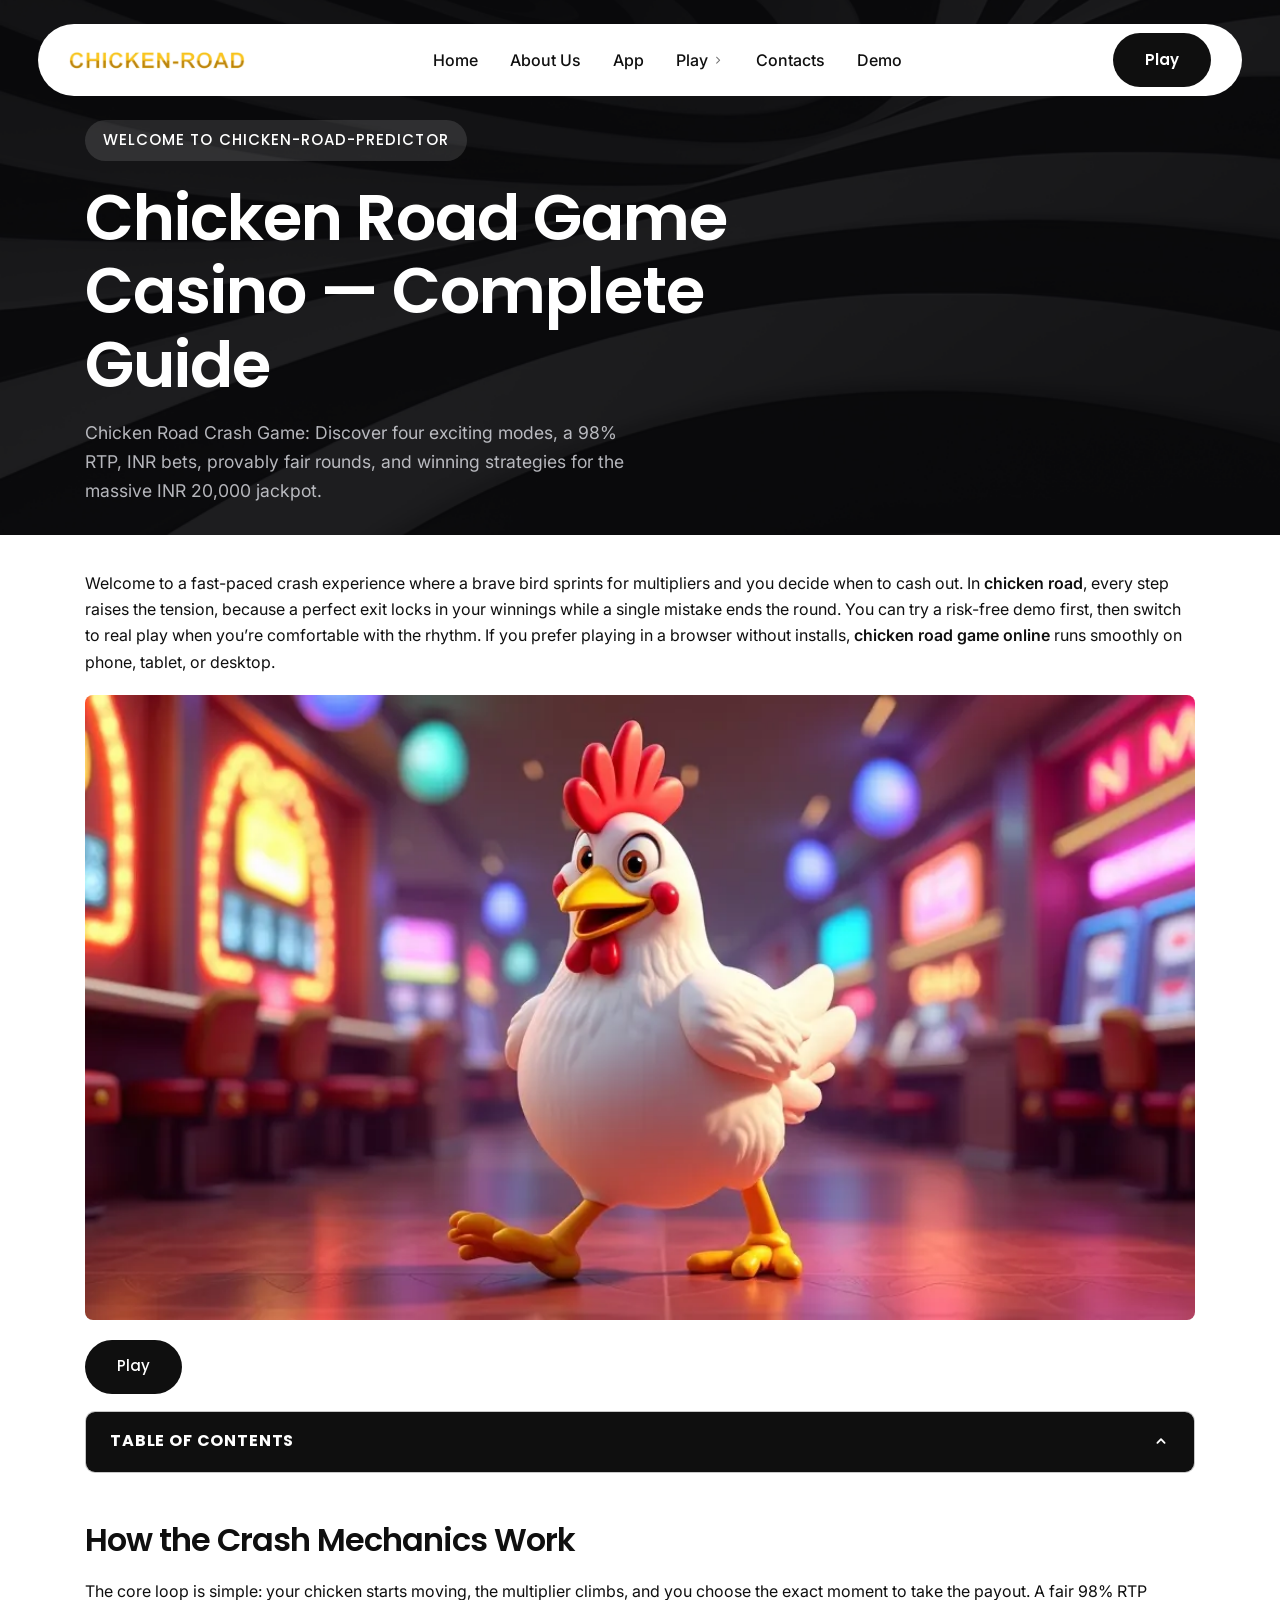
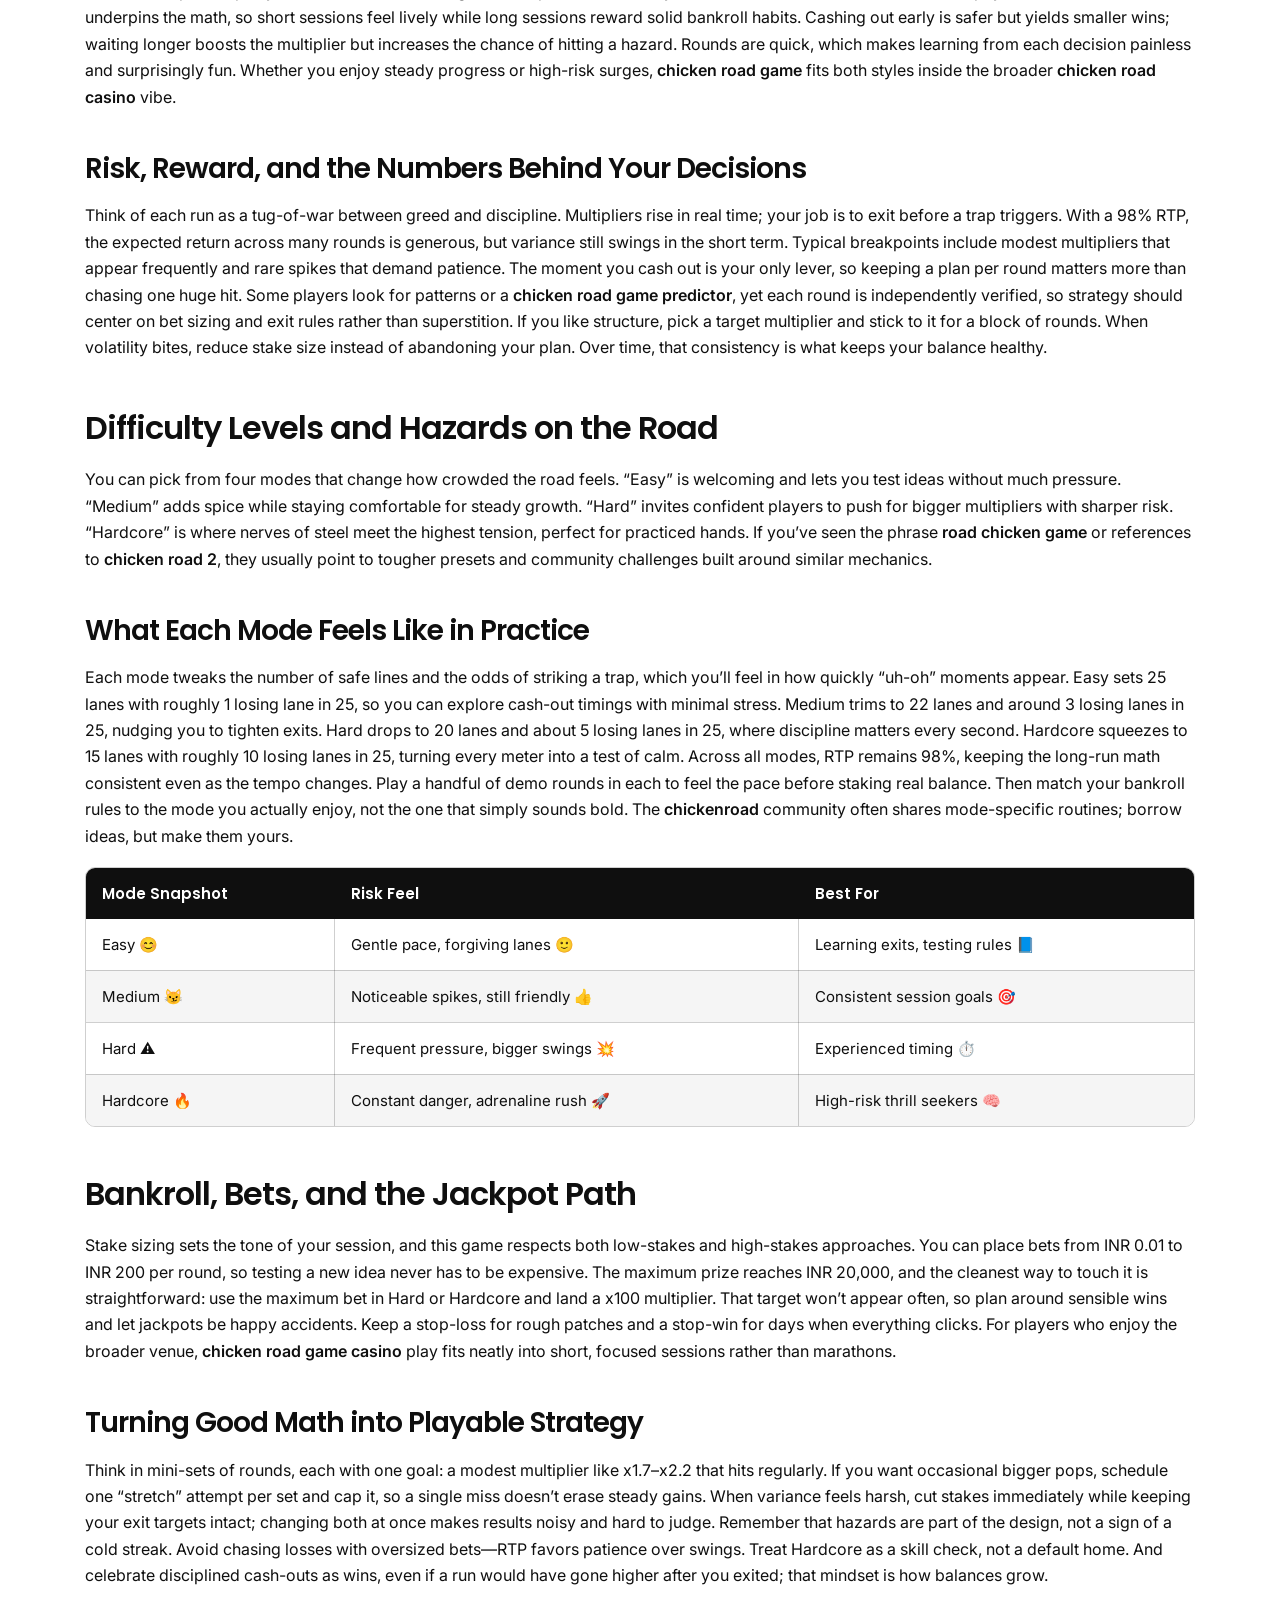
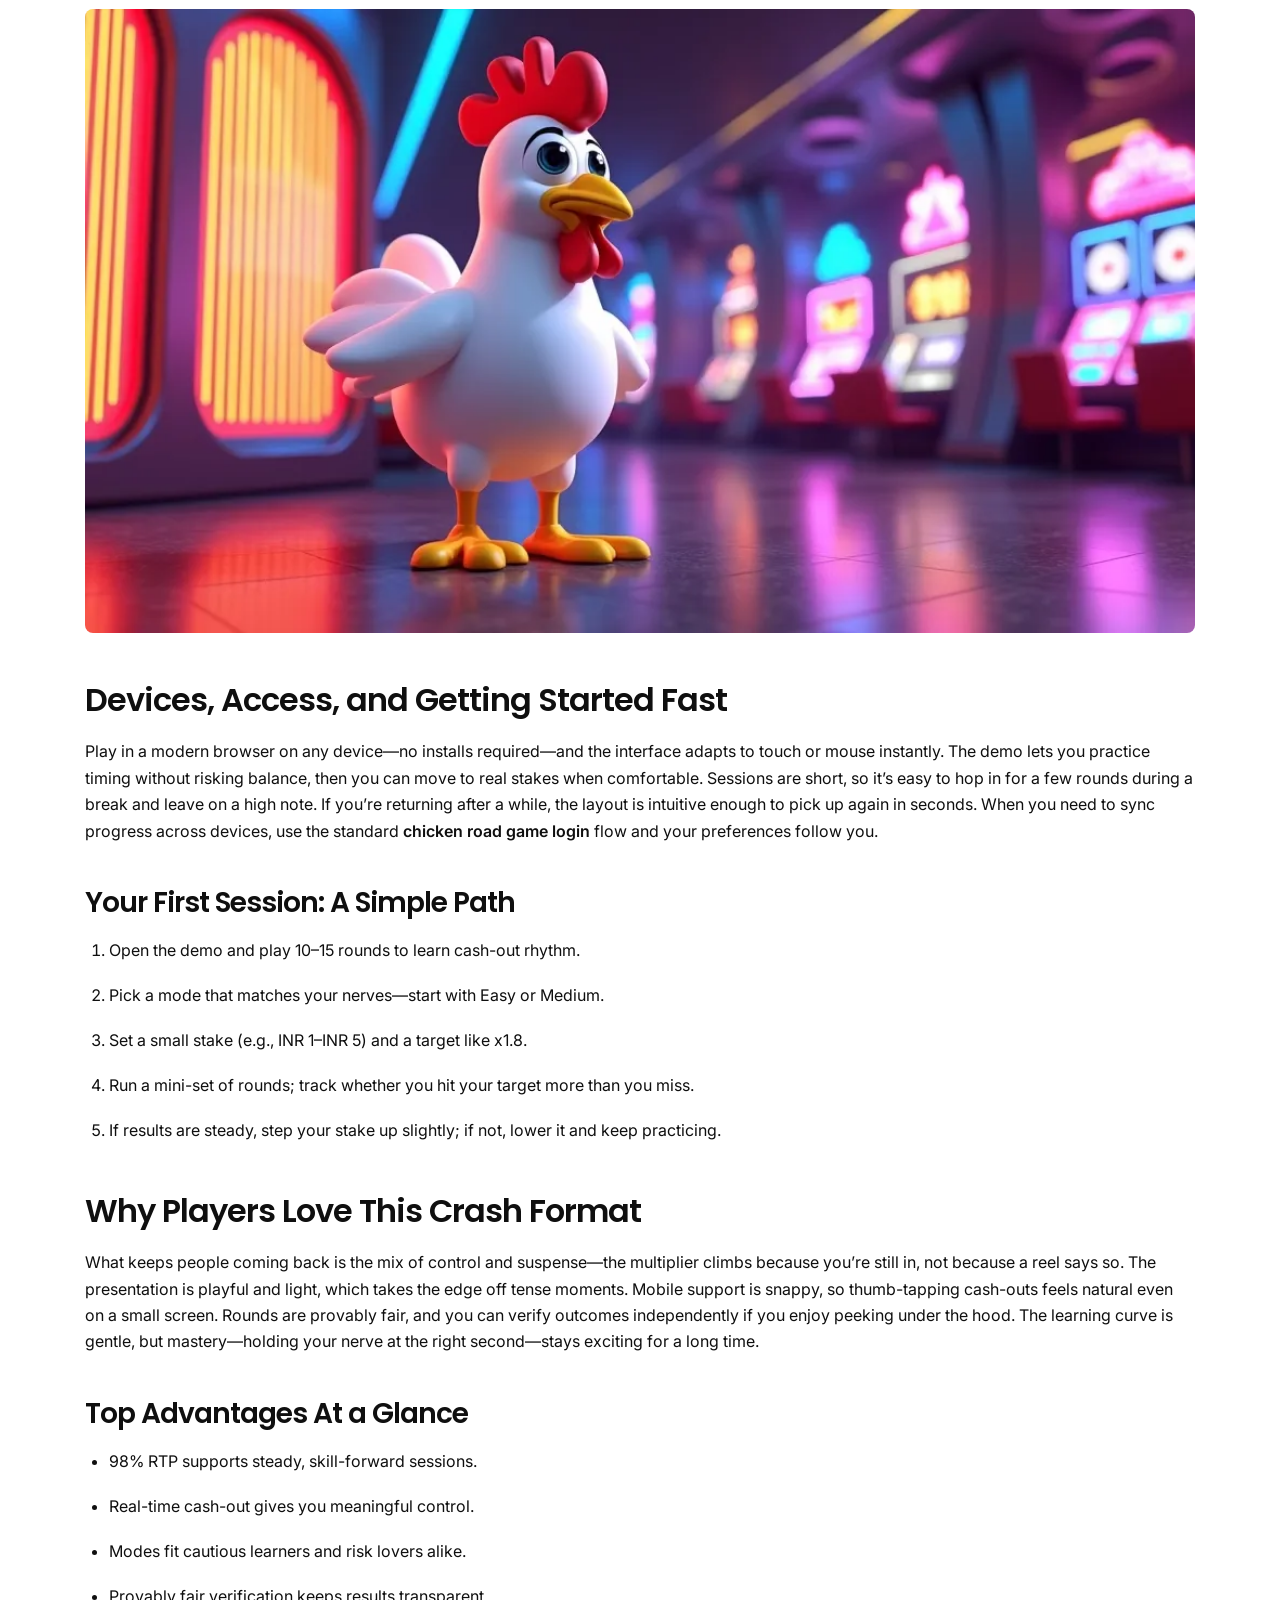
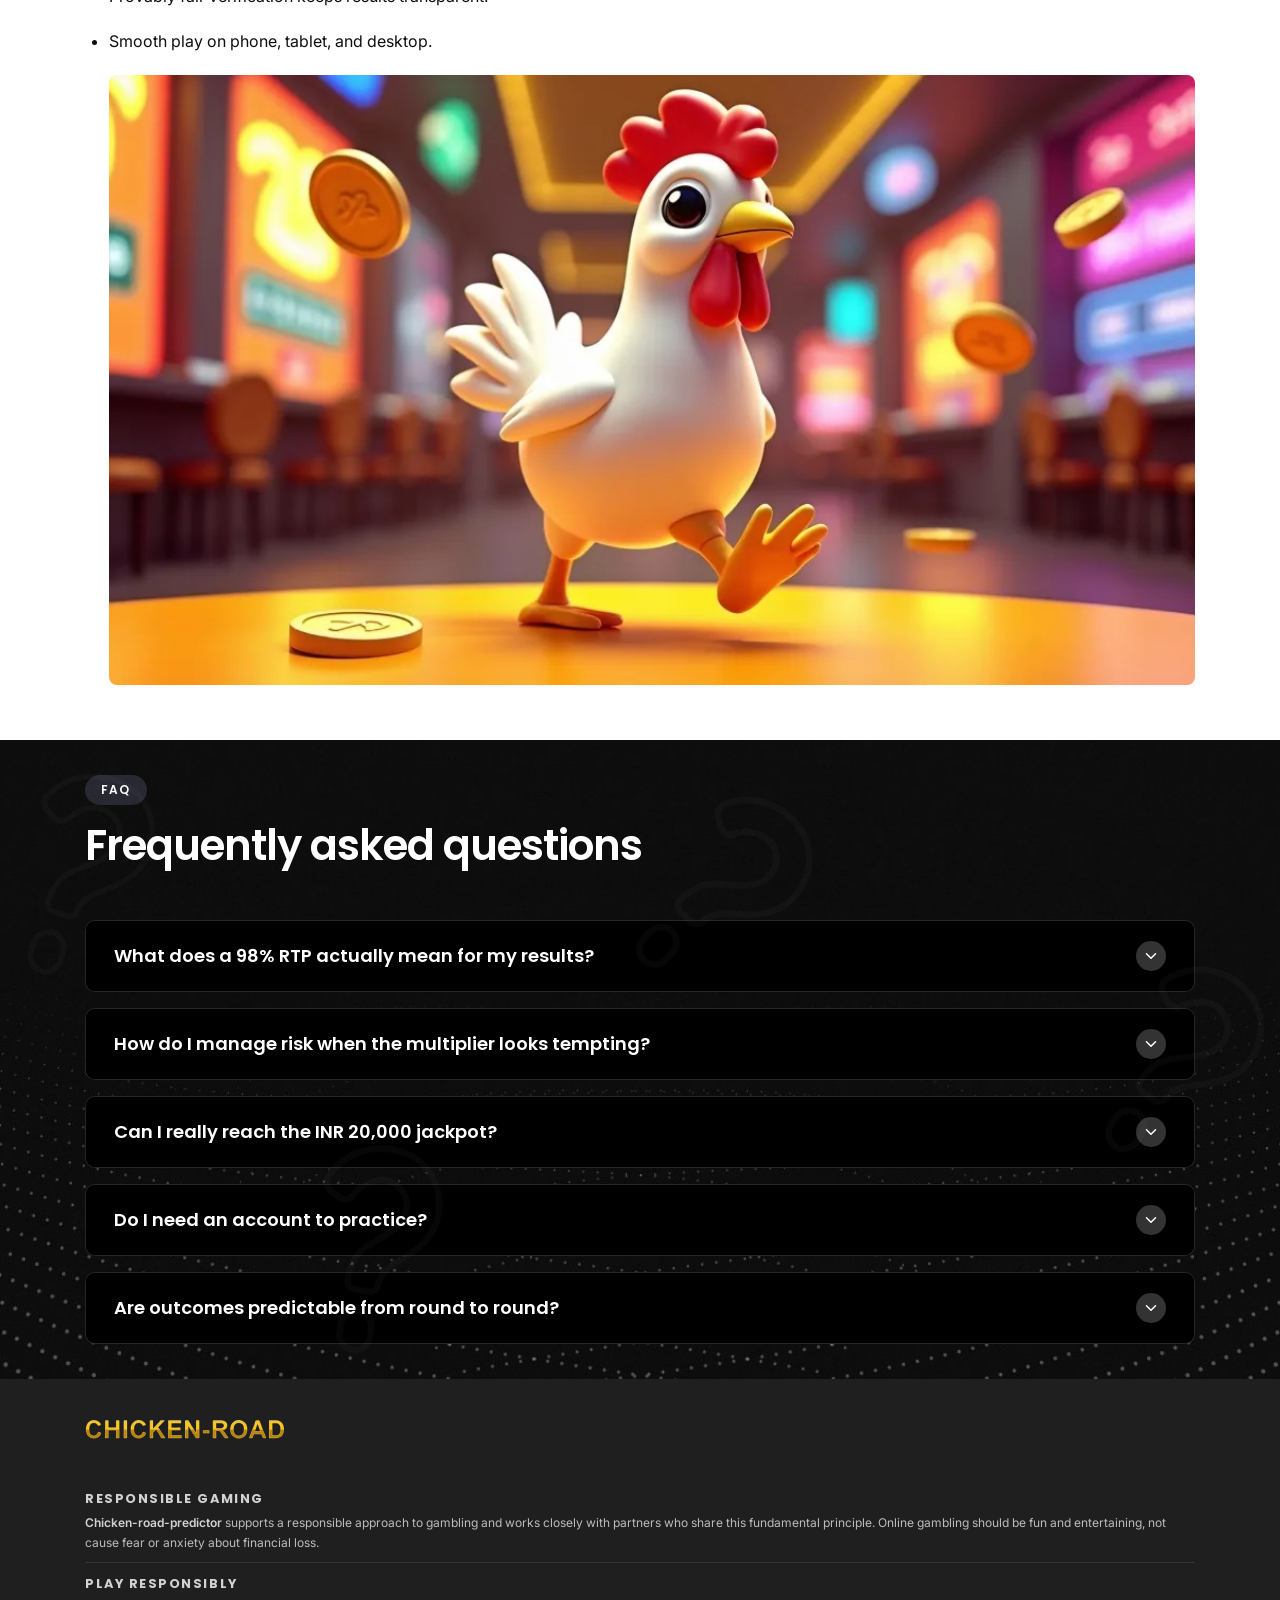
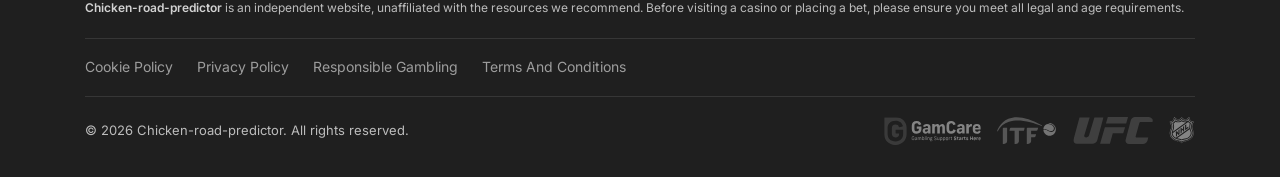
<file: index.html>
<!DOCTYPE html><html lang="en-in" data-theme="five"><head><meta charset="utf-8">
  <meta http-equiv="X-UA-Compatible" content="IE=edge">
  <meta name="viewport" content="width=device-width, initial-scale=1"><meta name="keywords" content="chicken road, chickenroad, chicken road game, chicken road 2, chicken road game login, chicken road game casino, chicken road game online, road chicken game, chicken road game predictor, chicken road casino"><meta name="description" content="Chicken Road Crash Game: Discover four exciting modes, a 98% RTP, INR bets, provably fair rounds, and winning strategies for the massive INR 20,000 jackpot.">

  <link rel="canonical" href="https://chicken-road-predictor.com/">

  <meta property="og:type" content="website">
  <meta property="og:url" content="https://chicken-road-predictor.com/">
  <meta property="og:title" content="Chicken Road Crash Game: Modes, RTP 98%, Jackpot &amp; Mobile">
  <meta property="og:description" content="Chicken Road Crash Game: Discover four exciting modes, a 98% RTP, INR bets, provably fair rounds, and winning strategies for the massive INR 20,000 jackpot."><meta property="og:image" content="https://chicken-road-predictor.com/visuals/logo.c114f5ea36.png"><meta property="twitter:card" content="summary_large_image">
  <meta property="twitter:url" content="https://chicken-road-predictor.com/">
  <meta property="twitter:title" content="Chicken Road Crash Game: Modes, RTP 98%, Jackpot &amp; Mobile">
  <meta property="twitter:description" content="Chicken Road Crash Game: Discover four exciting modes, a 98% RTP, INR bets, provably fair rounds, and winning strategies for the massive INR 20,000 jackpot."><meta property="twitter:image" content="https://chicken-road-predictor.com/visuals/logo.c114f5ea36.png"><title>Chicken Road Crash Game: Modes, RTP 98%, Jackpot &amp; Mobile</title><link rel="shortcut icon" type="image/png" href="/visuals/favicon-32x32.b5c2bf89c3.png"><meta name="robots" content="index, follow">

  
  <link rel="preconnect" href="https://fonts.googleapis.com">
  <link rel="preconnect" href="https://fonts.gstatic.com" crossorigin="">
  <link href="https://fonts.googleapis.com/css2?family=Inter:wght@300;400;500;600&amp;family=Poppins:wght@400;500;600;700;800&amp;display=swap" rel="stylesheet">

  
  <link href="/stylepack/bootstrap.min.3bfefcea.css" rel="stylesheet">

  
  <link href="/stylepack/tabler-icons.min.72e4b4d2.css" rel="stylesheet">

  
  <link href="/stylepack/startix-compiled.bd291d92.css" rel="stylesheet">

  
  <link href="/stylepack/startix-fixes.638b0f1a.css" rel="stylesheet"><script type="application/ld+json">
{
  "@context": "https://schema.org",
  "@graph": [
    {
      "@type": "WebSite",
      "@id": "https:\/\/chicken-road-predictor.com\/#website",
      "url": "https:\/\/chicken-road-predictor.com\/",
      "name": "Chicken-road-predictor",
      "potentialAction": {
        "@type": "SearchAction",
        "target": "https:\/\/chicken-road-predictor.com\/search?q={search_term_string}",
        "query-input": "required name=search_term_string"
      },
      "publisher": {
         "@id": "https:\/\/chicken-road-predictor.com\/#organization"
      },
      "inLanguage": "en-IN"
    },
    {
      "@type": "Organization",
      "@id": "https:\/\/chicken-road-predictor.com\/#organization",
      "name": "Chicken-road-predictor",
      "url": "https:\/\/chicken-road-predictor.com\/",
      "logo": {
        "@type": "ImageObject",
        "url": "https:\/\/chicken-road-predictor.com\/images\/logo.png"

      }},{"@type": "WebPage",
      "@id": "https:\/\/chicken-road-predictor.com\/",
      "url": "https:\/\/chicken-road-predictor.com\/",
      "name": "Chicken Road Crash Game: Modes, RTP 98%, Jackpot \u0026 Mobile",
      "description": "Chicken Road Crash Game: Discover four exciting modes, a 98% RTP, INR bets, provably fair rounds, and winning strategies for the massive INR 20,000 jackpot.",
      "inLanguage": "en-IN","datePublished": "2026-07-28T00:00:00Z",
      "dateModified": "2026-01-01T12:20:27\u002b00:00",
      "isPartOf": {
        "@id": "https:\/\/chicken-road-predictor.com\/#website"
      }},
    {
      "@type": "FAQPage",
      "mainEntity": [{
          "@type": "Question",
          "name": "What does a 98% RTP actually mean for my results?",
          "acceptedAnswer": {
            "@type": "Answer",
            "text": "RTP describes the long-run return across many rounds, not a promise for any single session. In plain terms, the math favors consistent play over dramatic swings. You can still have streaks of wins or losses because variance is real. Keeping stakes modest and exits disciplined helps your results line up with the expected return. Treat each session as a small sample, not the whole story.\n"
          }
        },{
          "@type": "Question",
          "name": "How do I manage risk when the multiplier looks tempting?",
          "acceptedAnswer": {
            "@type": "Answer",
            "text": "Set a primary exit target before the round starts and stick to it unless you have a clear reason not to. If you want upside, add one pre-declared “stretch” exit per mini-set and cap it. Lower stakes the moment results feel choppy; that preserves your session. Avoid doubling after losses—patience beats escalation in this format. Over time, consistent exits outperform last-second gambles.\n"
          }
        },{
          "@type": "Question",
          "name": "Can I really reach the INR 20,000 jackpot?",
          "acceptedAnswer": {
            "@type": "Answer",
            "text": "Yes, but it requires the right combo: the maximum permitted bet and a x100 multiplier, most realistically in Hard or Hardcore. Think of it as a rare peak rather than a daily goal. Chasing only that outcome can drain a balance quickly. Build your session around frequent medium wins and let the occasional spike be a bonus. That approach keeps you in the game longer.\n"
          }
        },{
          "@type": "Question",
          "name": "Do I need an account to practice?",
          "acceptedAnswer": {
            "@type": "Answer",
            "text": "No. You can explore the demo to learn timing, test modes, and refine exits with zero risk. When you’re ready to play for real, creating an account is quick and unlocks syncing across devices. Logging in also saves your preferred stake sizes and modes. It’s a smooth transition from practice to real play.\n"
          }
        },{
          "@type": "Question",
          "name": "Are outcomes predictable from round to round?",
          "acceptedAnswer": {
            "@type": "Answer",
            "text": "Each round is independently verified using a provably fair approach, which prevents pattern-based exploitation. You may notice clusters of similar results, but that’s normal variance rather than a hidden script. Tools that claim certainty are usually reading past data rather than future outcomes. Trust your bankroll rules more than any hunch. Consistency is the closest thing to an edge here.\n"
          }
        }]
    }]
}
</script><meta name="generator" content="Hugo 0.148.2"></head>
<body>
  
  <div class="page-wrapper_5c7bb8c1851837d8">
<header class="header-section style-three_3fe41460c78da8aa" id="header" aria-label="Main header">
  
  <nav class="navbar navbar-expand-xl_8aed0ae523b8af78">

    
    <a class="navbar-brand_5ae0578736f5d493" href="/" title="Chicken-road-predictor" aria-label="Chicken-road-predictor">
      <img src="/visuals/logo.c114f5ea36.png" alt="Chicken-road-predictor" title="Chicken-road-predictor" class="w-auto_74a98a52a7b452ca h-auto_3a431f819178b475">
    </a>

    
    <div class="navbar-mobile-end_fc071526d60ee2bb d-flex_a0130375ff34d71f align-items-center_b0f294c24d005619 gap-3_5cbdf3dd4ea8a3a1 ms-auto_cc5d6035d0261f1d d-xl-none_5b4da4baa89acdef"><a href="/play/" id="PlayButton" class="theme-btn_3b5527bdf7ce9922" title="Play" rel="noopener noreferrer nofollow">Play</a>
<button class="navbar-toggler" type="button" aria-expanded="false" aria-label="Toggle navigation">
        <i class="ti ti-chevron-right startix-dd-arrow"></i>
      </button>
    </div>

    
    <div class="collapse navbar-collapse_8da448488306c126" id="startixNav">
      <ul class="navbar-nav mx-auto_96750e934f060f15"><li class="startix-dd active">
          <a href="/" title="Home">Home</a>
        </li><li class="startix-dd">
          <a href="/meet-us/" title="About Us">About Us</a>
        </li><li class="startix-dd">
          <a href="/app/" title="App">App</a>
        </li><li class="startix-dd">
          <a href="#" title="Play">
            Play
            <i class="ti ti-chevron-right startix-dd-arrow"></i>
          </a>
          <ul class="startix-dd-menu"><li><a href="/1xbet/" title="1Xbet">1Xbet</a></li><li><a href="/4rabet/" title="4Rabet">4Rabet</a></li><li><a href="/valor/" title="Valor">Valor</a></li></ul>
        </li><li class="startix-dd">
          <a href="/contact-info/" title="Contacts">Contacts</a>
        </li><li class="startix-dd">
          <a href="/demo/" title="Demo">Demo</a>
        </li></ul>
    </div>

    
    <div class="header-navigation_32572d8aa5ced100 d-none_4541d001d66d28a3 d-xl-flex_09776f1107ea3057 align-items-center_b0f294c24d005619"><a href="/play/" id="PlayButton" class="theme-btn_3b5527bdf7ce9922" title="Play" rel="noopener noreferrer nofollow">Play</a>
</div>

  </nav>
</header>

<section class="page-banner_d1a13cfecc55311f jarallax" aria-label="Hero">
  <div class="jarallax-img" style="background-image: url(/visuals/hero-bg.0852c31cda.png);"></div>
  <div class="container"><div class="page-banner-content_772df75a7581d413 page-banner-home_ee62b086980cf995">
      <span class="page-banner-pill_34de963e104bdaf2">Welcome to Chicken-road-predictor</span>
      <h1>Chicken Road Game Casino — Complete Guide</h1><p>Chicken Road Crash Game: Discover four exciting modes, a 98% RTP, INR bets, provably fair rounds, and winning strategies for the massive INR 20,000 jackpot.</p></div></div>
</section><section class="what-we-do-section_ac33d84eb55d57f2">
  <div class="divider_5d7da7dee699a98c"></div>
  <div class="container">
    <div class="row_f75b3eec46a81fa2 justify-content-end_85ed8f1ae82ade28">
      <div class="col-12_ace120c6860405f7 col-lg-7_6ba000e61a959db0">
        <article class="hp-content">
<p>Welcome to a fast-paced crash experience where a brave bird sprints for
multipliers and you decide when to cash out. In <a href="https://lisaseverydaylife.com"><strong>chicken road</strong></a>, every
step raises the tension, because a perfect exit locks in your winnings
while a single mistake ends the round. You can try a risk-free demo
first, then switch to real play when you’re comfortable with the rhythm.
If you prefer playing in a browser without installs, <strong>chicken road game
online</strong> runs smoothly on phone, tablet, or desktop.
<img class="hp-content-img_d815325eea9ce18f img-fluid_a9b8ad9ae4f547b1" src="/visuals/doc_main_61b44c3b63/chicken-road-crash-game-modes,-rtp-98-,-jackpot-&amp;-mobile-1.webp" alt="Chicken-road-predictor" title="Chicken-road-predictor" loading="lazy">
</p>
<p><a href="/play/" id="PlayButton" class="theme-btn_3b5527bdf7ce9922" title="Play" rel="noopener noreferrer nofollow">Play</a>

<script type="application/ld+json">{"@context":"https://schema.org","@id":"https://chicken-road-predictor.com/#toc-d95454149364161356a81e39eb082a76","@type":"SiteNavigationElement","isPartOf":{"@id":"https://chicken-road-predictor.com/","@type":"WebPage"},"name":"Table of contents"}</script>
  </p><aside class="toc-container" id="toc-d95454149364161356a81e39eb082a76">
    <h2 class="toc-title" role="button" tabindex="0" aria-expanded="false" aria-controls="toc-content-d95454149364161356a81e39eb082a76">
      <div class="toc-header-content">
        <p>Table of contents</p>
        <span class="toc-toggle-icon">
          <svg xmlns="http://www.w3.org/2000/svg" viewBox="0 0 20 20" fill="currentColor">
            <path fill-rule="evenodd" d="M5.293 7.293a1 1 0 011.414 0L10 10.586l3.293-3.293a1 1 0 111.414 1.414l-4 4a1 1 0 01-1.414 0l-4-4a1 1 0 010-1.414z" clip-rule="evenodd"></path>
          </svg>
        </span>
      </div>
    </h2>
    <nav id="toc-content-d95454149364161356a81e39eb082a76" class="toc-content" style="display:none"><nav id="TableOfContents">
  <ul>
    <li><a href="#chicken-road-game-casino--complete-guide">Chicken Road Game Casino — Complete Guide</a>
      <ul>
        <li><a href="#how-the-crash-mechanics-work">How the Crash Mechanics Work</a>
          <ul>
            <li><a href="#risk-reward-and-the-numbers-behind-your-decisions">Risk, Reward, and the Numbers Behind Your Decisions</a></li>
          </ul>
        </li>
        <li><a href="#difficulty-levels-and-hazards-on-the-road">Difficulty Levels and Hazards on the Road</a>
          <ul>
            <li><a href="#what-each-mode-feels-like-in-practice">What Each Mode Feels Like in Practice</a></li>
          </ul>
        </li>
        <li><a href="#bankroll-bets-and-the-jackpot-path">Bankroll, Bets, and the Jackpot Path</a>
          <ul>
            <li><a href="#turning-good-math-into-playable-strategy">Turning Good Math into Playable Strategy</a></li>
          </ul>
        </li>
        <li><a href="#devices-access-and-getting-started-fast">Devices, Access, and Getting Started Fast</a>
          <ul>
            <li><a href="#your-first-session-a-simple-path">Your First Session: A Simple Path</a></li>
          </ul>
        </li>
        <li><a href="#why-players-love-this-crash-format">Why Players Love This Crash Format</a>
          <ul>
            <li><a href="#top-advantages-at-a-glance">Top Advantages At a Glance</a></li>
          </ul>
        </li>
      </ul>
    </li>
  </ul>
</nav></nav>
  </aside>
  <script>
    (function () {
      const container = document.getElementById('toc-d95454149364161356a81e39eb082a76');
      if (!container) return;
      const title = container.querySelector('.toc-title');
      const content = container.querySelector('.toc-content');
      const icon = container.querySelector('.toc-toggle-icon');
      const toggle = () => {
        const open = content.style.display !== 'none';
        content.style.display = open ? 'none' : '';
        title.setAttribute('aria-expanded', !open);
        icon.style.transform = open ? 'rotate(-180deg)' : 'rotate(0deg)';
      };
      title.addEventListener('click', toggle);
      title.addEventListener('keydown', e => {
        if (e.key === 'Enter' || e.key === ' ') { e.preventDefault(); toggle(); }
      });
      icon.style.transform = 'rotate(-180deg)';
    })();
  </script><p></p>
<h2 id="how-the-crash-mechanics-work">How the Crash Mechanics Work</h2>
<p>The core loop is simple: your chicken starts moving, the multiplier
climbs, and you choose the exact moment to take the payout. A fair 98%
RTP underpins the math, so short sessions feel lively while long
sessions reward solid bankroll habits. Cashing out early is safer but
yields smaller wins; waiting longer boosts the multiplier but increases
the chance of hitting a hazard. Rounds are quick, which makes learning
from each decision painless and surprisingly fun. Whether you enjoy
steady progress or high-risk surges, <strong>chicken road game</strong> fits both
styles inside the broader <strong>chicken road casino</strong> vibe.</p>
<h3 id="risk-reward-and-the-numbers-behind-your-decisions">Risk, Reward, and the Numbers Behind Your Decisions</h3>
<p>Think of each run as a tug-of-war between greed and discipline.
Multipliers rise in real time; your job is to exit before a trap
triggers. With a 98% RTP, the expected return across many rounds is
generous, but variance still swings in the short term. Typical
breakpoints include modest multipliers that appear frequently and rare
spikes that demand patience. The moment you cash out is your only lever,
so keeping a plan per round matters more than chasing one huge hit. Some
players look for patterns or a <strong>chicken road game predictor</strong>, yet each
round is independently verified, so strategy should center on bet sizing
and exit rules rather than superstition. If you like structure, pick a
target multiplier and stick to it for a block of rounds. When volatility
bites, reduce stake size instead of abandoning your plan. Over time,
that consistency is what keeps your balance healthy.</p>
<h2 id="difficulty-levels-and-hazards-on-the-road">Difficulty Levels and Hazards on the Road</h2>
<p>You can pick from four modes that change how crowded the road feels.
“Easy” is welcoming and lets you test ideas without much pressure.
“Medium” adds spice while staying comfortable for steady growth. “Hard”
invites confident players to push for bigger multipliers with sharper
risk. “Hardcore” is where nerves of steel meet the highest tension,
perfect for practiced hands. If you’ve seen the phrase <strong>road chicken
game</strong> or references to <strong>chicken road 2</strong>, they usually point to
tougher presets and community challenges built around similar mechanics.</p>
<h3 id="what-each-mode-feels-like-in-practice">What Each Mode Feels Like in Practice</h3>
<p>Each mode tweaks the number of safe lines and the odds of striking a
trap, which you’ll feel in how quickly “uh-oh” moments appear. Easy sets
25 lanes with roughly 1 losing lane in 25, so you can explore cash-out
timings with minimal stress. Medium trims to 22 lanes and around 3
losing lanes in 25, nudging you to tighten exits. Hard drops to 20 lanes
and about 5 losing lanes in 25, where discipline matters every second.
Hardcore squeezes to 15 lanes with roughly 10 losing lanes in 25,
turning every meter into a test of calm. Across all modes, RTP remains
98%, keeping the long-run math consistent even as the tempo changes.
Play a handful of demo rounds in each to feel the pace before staking
real balance. Then match your bankroll rules to the mode you actually
enjoy, not the one that simply sounds bold. The <strong>chickenroad</strong>
community often shares mode-specific routines; borrow ideas, but make
them yours.</p>
<table>
  <thead>
      <tr>
          <th><strong>Mode Snapshot</strong></th>
          <th><strong>Risk Feel</strong></th>
          <th><strong>Best For</strong></th>
      </tr>
  </thead>
  <tbody>
      <tr>
          <td>Easy 😊</td>
          <td>Gentle pace, forgiving lanes 🙂</td>
          <td>Learning exits, testing rules 📘</td>
      </tr>
      <tr>
          <td>Medium 😼</td>
          <td>Noticeable spikes, still friendly 👍</td>
          <td>Consistent session goals 🎯</td>
      </tr>
      <tr>
          <td>Hard ⚠️</td>
          <td>Frequent pressure, bigger swings 💥</td>
          <td>Experienced timing ⏱️</td>
      </tr>
      <tr>
          <td>Hardcore 🔥</td>
          <td>Constant danger, adrenaline rush 🚀</td>
          <td>High-risk thrill seekers 🧠</td>
      </tr>
  </tbody>
</table>
<h2 id="bankroll-bets-and-the-jackpot-path">Bankroll, Bets, and the Jackpot Path</h2>
<p>Stake sizing sets the tone of your session, and this game respects both
low-stakes and high-stakes approaches. You can place bets from INR 0.01
to INR 200 per round, so testing a new idea never has to be expensive.
The maximum prize reaches INR 20,000, and the cleanest way to touch it
is straightforward: use the maximum bet in Hard or Hardcore and land a
x100 multiplier. That target won’t appear often, so plan around sensible
wins and let jackpots be happy accidents. Keep a stop-loss for rough
patches and a stop-win for days when everything clicks. For players who
enjoy the broader venue, <strong>chicken road game casino</strong> play fits neatly
into short, focused sessions rather than marathons.</p>
<h3 id="turning-good-math-into-playable-strategy">Turning Good Math into Playable Strategy</h3>
<p>Think in mini-sets of rounds, each with one goal: a modest multiplier
like x1.7–x2.2 that hits regularly. If you want occasional bigger pops,
schedule one “stretch” attempt per set and cap it, so a single miss
doesn’t erase steady gains. When variance feels harsh, cut stakes
immediately while keeping your exit targets intact; changing both at
once makes results noisy and hard to judge. Remember that hazards are
part of the design, not a sign of a cold streak. Avoid chasing losses
with oversized bets—RTP favors patience over swings. Treat Hardcore as a
skill check, not a default home. And celebrate disciplined cash-outs as
wins, even if a run would have gone higher after you exited; that
mindset is how balances grow.
<img class="hp-content-img_d815325eea9ce18f img-fluid_a9b8ad9ae4f547b1" src="/visuals/doc_main_61b44c3b63/chicken-road-crash-game-modes,-rtp-98-,-jackpot-&amp;-mobile-2.webp" alt="Chicken-road-predictor" title="Chicken-road-predictor" loading="lazy">
</p>
<h2 id="devices-access-and-getting-started-fast">Devices, Access, and Getting Started Fast</h2>
<p>Play in a modern browser on any device—no installs required—and the
interface adapts to touch or mouse instantly. The demo lets you practice
timing without risking balance, then you can move to real stakes when
comfortable. Sessions are short, so it’s easy to hop in for a few rounds
during a break and leave on a high note. If you’re returning after a
while, the layout is intuitive enough to pick up again in seconds. When
you need to sync progress across devices, use the standard <strong>chicken
road game login</strong> flow and your preferences follow you.</p>
<h3 id="your-first-session-a-simple-path">Your First Session: A Simple Path</h3>
<ol>
<li>
<p>Open the demo and play 10–15 rounds to learn cash-out rhythm.</p>
</li>
<li>
<p>Pick a mode that matches your nerves—start with Easy or Medium.</p>
</li>
<li>
<p>Set a small stake (e.g., INR 1–INR 5) and a target like x1.8.</p>
</li>
<li>
<p>Run a mini-set of rounds; track whether you hit your target more
than you miss.</p>
</li>
<li>
<p>If results are steady, step your stake up slightly; if not, lower it
and keep practicing.</p>
</li>
</ol>
<h2 id="why-players-love-this-crash-format">Why Players Love This Crash Format</h2>
<p>What keeps people coming back is the mix of control and suspense—the
multiplier climbs because you’re still in, not because a reel says so.
The presentation is playful and light, which takes the edge off tense
moments. Mobile support is snappy, so thumb-tapping cash-outs feels
natural even on a small screen. Rounds are provably fair, and you can
verify outcomes independently if you enjoy peeking under the hood. The
learning curve is gentle, but mastery—holding your nerve at the right
second—stays exciting for a long time.</p>
<h3 id="top-advantages-at-a-glance">Top Advantages At a Glance</h3>
<ul>
<li>
<p>98% RTP supports steady, skill-forward sessions.</p>
</li>
<li>
<p>Real-time cash-out gives you meaningful control.</p>
</li>
<li>
<p>Modes fit cautious learners and risk lovers alike.</p>
</li>
<li>
<p>Provably fair verification keeps results transparent.</p>
</li>
<li>
<p>Smooth play on phone, tablet, and desktop.
<img class="hp-content-img_d815325eea9ce18f img-fluid_a9b8ad9ae4f547b1" src="/visuals/doc_main_61b44c3b63/chicken-road-crash-game-modes,-rtp-98-,-jackpot-&amp;-mobile-3.webp" alt="Chicken-road-predictor" title="Chicken-road-predictor" loading="lazy">
</p>
</li>
</ul>
</article>
      </div>
    </div>
  </div>
  <div class="divider_5d7da7dee699a98c"></div>
</section><section class="faq-section_2cf1b20575fba376 bg-img_7e7acede7d7f5482 bg-dark_c73f8d5f197668cd" style="background-image: url(/visuals/shade2.34b51c2ab2.png)">
  
  <div class="faq-deco_44599edea913d89f faq-deco-1_f1922924014df3ee" aria-hidden="true">
    <img src="/visuals/question-mark.df7d5ad685.png" alt="question-mark" title="Chicken-road-predictor">
  </div>
  <div class="faq-deco_44599edea913d89f faq-deco-2_b714f5c7bbb496bf" aria-hidden="true">
    <img src="/visuals/question-mark.df7d5ad685.png" alt="question-mark" title="Chicken-road-predictor">
  </div>
  <div class="faq-deco_44599edea913d89f faq-deco-3_b5e79bce95b3520f" aria-hidden="true">
    <img src="/visuals/question-mark.df7d5ad685.png" alt="question-mark" title="Chicken-road-predictor">
  </div>
  <div class="faq-deco_44599edea913d89f faq-deco-4_0ed372f64571a34e" aria-hidden="true">
    <img src="/visuals/question-mark.df7d5ad685.png" alt="question-mark" title="Chicken-road-predictor">
  </div>

  <div class="divider_5d7da7dee699a98c"></div>
  <div class="container">

    <div class="row_f75b3eec46a81fa2 g-5_fe062c3f72348e77 align-items-start_bad41c193e9a58e9">

      
      <div class="col-12_ace120c6860405f7 col-md-5_234cbad1f7edeb84 col-xl-4_6c4fb4f2e95aaafe">
        <div class="faq-heading_9386cb54868ccdb8">
          <span class="faq-subtitle_689df4af15c3ed2d">FAQ</span>
          <h2>Frequently asked questions</h2>
        </div>
      </div>

      
      <div class="col-12_ace120c6860405f7 col-md-7_e31f5f0c305848f3 col-xl-8_8c90120b2e24f29c">
        <div class="faq-accordion"><div class="faq-item">
            <button class="faq-btn" aria-expanded="false">
              <span>What does a 98% RTP actually mean for my results?</span>
              <span class="faq-chevron_a25da128985fa7d5" aria-hidden="true"></span>
            </button>
            <div class="faq-body">
              <div class="faq-body-inner_55c338025dd7d22f">
                <p>RTP describes the long-run return across many rounds, not a promise for
any single session. In plain terms, the math favors consistent play over
dramatic swings. You can still have streaks of wins or losses because
variance is real. Keeping stakes modest and exits disciplined helps your
results line up with the expected return. Treat each session as a small
sample, not the whole story.</p>

              </div>
            </div>
          </div><div class="faq-item">
            <button class="faq-btn" aria-expanded="false">
              <span>How do I manage risk when the multiplier looks tempting?</span>
              <span class="faq-chevron_a25da128985fa7d5" aria-hidden="true"></span>
            </button>
            <div class="faq-body">
              <div class="faq-body-inner_55c338025dd7d22f">
                <p>Set a primary exit target before the round starts and stick to it unless
you have a clear reason not to. If you want upside, add one pre-declared
“stretch” exit per mini-set and cap it. Lower stakes the moment results
feel choppy; that preserves your session. Avoid doubling after
losses—patience beats escalation in this format. Over time, consistent
exits outperform last-second gambles.</p>

              </div>
            </div>
          </div><div class="faq-item">
            <button class="faq-btn" aria-expanded="false">
              <span>Can I really reach the INR 20,000 jackpot?</span>
              <span class="faq-chevron_a25da128985fa7d5" aria-hidden="true"></span>
            </button>
            <div class="faq-body">
              <div class="faq-body-inner_55c338025dd7d22f">
                <p>Yes, but it requires the right combo: the maximum permitted bet and a
x100 multiplier, most realistically in Hard or Hardcore. Think of it as
a rare peak rather than a daily goal. Chasing only that outcome can
drain a balance quickly. Build your session around frequent medium wins
and let the occasional spike be a bonus. That approach keeps you in the
game longer.</p>

              </div>
            </div>
          </div><div class="faq-item">
            <button class="faq-btn" aria-expanded="false">
              <span>Do I need an account to practice?</span>
              <span class="faq-chevron_a25da128985fa7d5" aria-hidden="true"></span>
            </button>
            <div class="faq-body">
              <div class="faq-body-inner_55c338025dd7d22f">
                <p>No. You can explore the demo to learn timing, test modes, and refine
exits with zero risk. When you’re ready to play for real, creating an
account is quick and unlocks syncing across devices. Logging in also
saves your preferred stake sizes and modes. It’s a smooth transition
from practice to real play.</p>

              </div>
            </div>
          </div><div class="faq-item">
            <button class="faq-btn" aria-expanded="false">
              <span>Are outcomes predictable from round to round?</span>
              <span class="faq-chevron_a25da128985fa7d5" aria-hidden="true"></span>
            </button>
            <div class="faq-body">
              <div class="faq-body-inner_55c338025dd7d22f">
                <p>Each round is independently verified using a provably fair approach,
which prevents pattern-based exploitation. You may notice clusters of
similar results, but that’s normal variance rather than a hidden script.
Tools that claim certainty are usually reading past data rather than
future outcomes. Trust your bankroll rules more than any hunch.
Consistency is the closest thing to an edge here.</p>

              </div>
            </div>
          </div></div>
      </div>

    </div>
  </div>
  <div class="divider_5d7da7dee699a98c"></div>
</section>
<script>
(function(){
  document.querySelectorAll('.faq-btn').forEach(function(btn){
    btn.addEventListener('click', function(){
      var item = btn.closest('.faq-item');
      var body = item.querySelector('.faq-body');
      var open = btn.getAttribute('aria-expanded') === 'true';
       
      btn.closest('.faq-accordion').querySelectorAll('.faq-item').forEach(function(it){
        it.querySelector('.faq-btn').setAttribute('aria-expanded','false');
        it.querySelector('.faq-body').style.maxHeight = '0';
        it.classList.remove('faq-item-open');
      });
       
      if(!open){
        btn.setAttribute('aria-expanded','true');
        body.style.maxHeight = body.scrollHeight + 'px';
        item.classList.add('faq-item-open');
      }
    });
  });
})();
</script>
<footer class="footer-section_c96f66e483be6b19 footer-dark_4b8441b530d6969c">

  <div class="container footer-layout_c256302f65396353">

    
    <div class="footer-row-logo_a0a05d7a04df12aa"><a href="/" title="Chicken-road-predictor" class="d-inline-block_e6a6f6a95b39cd0e">
  <img src="/visuals/logo.c114f5ea36.png" alt="Chicken-road-predictor" title="Chicken-road-predictor" height="30">
</a>
</div>

    
    <div class="footer-row-disclaimers_4b9f14b87f7b32ea"><div class="footer-disclaimer_3909937c0e73b5c9">
        <p class="footer-disclaimer-label_7ca46dd947fc4081">RESPONSIBLE GAMING</p>
        <p class="footer-disclaimer-text_34b1576f9762130c"><strong>Chicken-road-predictor</strong> supports a responsible approach to gambling and works closely with partners who share this fundamental principle. Online gambling should be fun and entertaining, not cause fear or anxiety about financial loss.</p>
      </div><div class="footer-disclaimer_3909937c0e73b5c9">
        <p class="footer-disclaimer-label_7ca46dd947fc4081">PLAY RESPONSIBLY</p>
        <p class="footer-disclaimer-text_34b1576f9762130c"><strong>Chicken-road-predictor</strong> is an independent website, unaffiliated with the resources we recommend. Before visiting a casino or placing a bet, please ensure you meet all legal and age requirements.</p>
      </div></div>

    <div class="footer-row-nav_7b0d1cacb02906ec">
      <ul class="footer-nav-links_faa63ef283f4d896"><li><a href="/cookie-policy/">Cookie Policy</a></li><li><a href="/privacy-policy/">Privacy Policy</a></li><li><a href="/responsible-gambling/">Responsible Gambling</a></li><li><a href="/terms-and-conditions/">Terms And Conditions</a></li></ul>
    </div>
    <div class="footer-row-bottom_43ef507bd9604477">
      <p class="footer-copyright_f698370f2737ffad mb-0_1f771bc1e7b278e5">© 2026 Chicken-road-predictor. All rights reserved.
      </p>
      <div class="footer-trust-logos_e0dd37e74a89d7e3"><ul class="list-inline_a0dee58922ba61e9 mb-0_1f771bc1e7b278e5 d-flex_a0130375ff34d71f flex-wrap_a5ab8d25ee999420 align-items-center_b0f294c24d005619 gap-3_5cbdf3dd4ea8a3a1"><li class="list-inline-item_febd6d04ca3a914d">
      <img src="/visuals/casino-logos_e4f2c6b176/gamcare.4bed8b65d4.svg" alt="Chicken-road-predictor" title="Chicken-road-predictor" loading="lazy" height="28" style="height:28px;width:auto;">
    </li><li class="list-inline-item_febd6d04ca3a914d">
      <img src="/visuals/casino-logos_e4f2c6b176/itf.e2b8472ef4.svg" alt="Chicken-road-predictor" title="Chicken-road-predictor" loading="lazy" height="28" style="height:28px;width:auto;">
    </li><li class="list-inline-item_febd6d04ca3a914d">
      <img src="/visuals/casino-logos_e4f2c6b176/ufc.037498def4.svg" alt="Chicken-road-predictor" title="Chicken-road-predictor" loading="lazy" height="28" style="height:28px;width:auto;">
    </li><li class="list-inline-item_febd6d04ca3a914d">
      <img src="/visuals/casino-logos_e4f2c6b176/nhl.2dbab1beef.svg" alt="Chicken-road-predictor" title="Chicken-road-predictor" loading="lazy" height="28" style="height:28px;width:auto;">
    </li></ul></div>
    </div>
  </div>

</footer>

</div>
  

  
  <script src="/bundleJS/jquery.min.ca4dd678.js"></script>
  <script src="/bundleJS/bootstrap.bundle.min.96821ecf.js"></script>
  <script src="/bundleJS/modernizr.custom.6324688b.js"></script>
  <script src="/bundleJS/jquery-plugin-collection.fc1ea994.js"></script>
  <script src="/bundleJS/script.697173a6.js"></script><script src="/app.eb832fd2dec5909038d12e22199421473439a672087e7b41044238248e5d27ac.js" integrity="sha384-kXdpxnScaUZfavoe+/ISN4eRZc5+fVwCJBKRxeT2ZiORlm5v10IHQdyxRlYZ+/g6" defer=""></script><script>
  (function () {
     
    var header = document.querySelector('.header-section');
    if (!header) return;

    function handleScroll() {
      header.classList.toggle('sticky-on', window.scrollY > 80);
    }
    window.addEventListener('scroll', handleScroll, { passive: true });
    handleScroll();

     
    var navCollapse = document.getElementById('startixNav');
    var toggler = document.querySelector('.navbar-toggler');

    if (navCollapse && toggler) {
      
      navCollapse.classList.remove('collapse');

      var menuOpen = false;

      function openMenu() {
        menuOpen = true;
        header.classList.add('mobile-menu-open');
        toggler.setAttribute('aria-expanded', 'true');

        
        navCollapse.classList.add('show');

        
        navCollapse.style.transition = 'none';
        navCollapse.style.overflowY = 'hidden';
        navCollapse.style.maxHeight = 'none';
        var fullHeight = navCollapse.scrollHeight;
        navCollapse.style.maxHeight = '0';
        navCollapse.offsetHeight; 
        navCollapse.style.transition = '';
        navCollapse.style.maxHeight = fullHeight + 'px';

        
        var onEnd = function () {
          navCollapse.removeEventListener('transitionend', onEnd);
          if (menuOpen) navCollapse.style.overflowY = 'auto';
        };
        navCollapse.addEventListener('transitionend', onEnd);
      }

      function closeMenu() {
        menuOpen = false;
        toggler.setAttribute('aria-expanded', 'false');
        
        navCollapse.style.overflowY = 'hidden';
        navCollapse.style.maxHeight = '0';
        
        var onEnd = function () {
          navCollapse.removeEventListener('transitionend', onEnd);
          navCollapse.classList.remove('show'); 
          header.classList.remove('mobile-menu-open');
          navCollapse.style.overflowY = '';
        };
        navCollapse.addEventListener('transitionend', onEnd);
      }

      
      var overlay = document.createElement('div');
      overlay.id = 'startix-nav-overlay';
      overlay.style.cssText = 'display:none;position:fixed;inset:0;z-index:9998;';
      document.body.appendChild(overlay);
      overlay.addEventListener('click', function () { closeMenu(); });

      
      var _baseOpen = openMenu, _baseClose = closeMenu;
      openMenu = function () { _baseOpen(); overlay.style.display = 'block'; };
      closeMenu = function () { overlay.style.display = 'none'; _baseClose(); };

      toggler.addEventListener('click', function () {
        if (menuOpen) { closeMenu(); } else { openMenu(); }
      });

      

      
      window.addEventListener('resize', function () {
        if (window.innerWidth >= 1200) {
          overlay.style.display = 'none';
          navCollapse.style.maxHeight = '';
          navCollapse.style.transition = '';
          navCollapse.classList.remove('show');
          header.classList.remove('mobile-menu-open');
          menuOpen = false;
          toggler.setAttribute('aria-expanded', 'false');
        }
      });
    }

     
    
    
    function initMobileSubmenus() {
      if (window.innerWidth >= 1200) return;
      document.querySelectorAll('.startix-dd-menu').forEach(function (menu) {
        menu.style.maxHeight = '0';
      });
      document.querySelectorAll('.startix-dd').forEach(function (li) {
        li.classList.remove('dd-open');
      });
    }

    
    
    
    function adjustAncestors(el, delta) {
      var node = el.parentElement;
      while (node) {
        if (node.classList && node.classList.contains('startix-dd-menu')) {
          var cur = parseFloat(node.style.maxHeight) || 0;
          node.style.maxHeight = (cur + delta) + 'px';
        }
        node = node.parentElement;
      }
      
      if (menuOpen && navCollapse) {
        var cur = parseFloat(navCollapse.style.maxHeight) || 0;
        navCollapse.style.maxHeight = (cur + delta) + 'px';
      }
    }

    
    document.querySelectorAll('.startix-dd > a').forEach(function (link) {
      var li = link.closest('.startix-dd');
      var menu = li.querySelector(':scope > .startix-dd-menu');
      if (!menu) return; 
      link.addEventListener('click', function (e) {
        if (window.innerWidth >= 1200) return; 
        e.preventDefault();
        e.stopPropagation();
        var isOpen = li.classList.contains('dd-open');

        
        li.parentElement.querySelectorAll(':scope > .startix-dd').forEach(function (sib) {
          if (sib === li) return;
          if (!sib.classList.contains('dd-open')) return;
          sib.classList.remove('dd-open');
          sib.querySelectorAll('.startix-dd-menu').forEach(function (m) {
            var h = parseFloat(m.style.maxHeight) || 0;
            if (h > 0) adjustAncestors(m, -h);
            m.style.maxHeight = '0';
            m.closest('.startix-dd') && m.closest('.startix-dd').classList.remove('dd-open');
          });
        });

        if (isOpen) {
          
          var currentH = parseFloat(menu.style.maxHeight) || 0;
          adjustAncestors(menu, -currentH);
          
          menu.querySelectorAll('.startix-dd-menu').forEach(function (nested) {
            nested.style.maxHeight = '0';
            nested.closest('.startix-dd') && nested.closest('.startix-dd').classList.remove('dd-open');
          });
          li.classList.remove('dd-open');
          menu.style.maxHeight = '0';
        } else {
          
          
          menu.style.transition = 'none';
          menu.style.maxHeight = 'none';
          var targetH = menu.scrollHeight;
          menu.style.maxHeight = '0';
          menu.offsetHeight; 
          menu.style.transition = 'max-height 0.3s ease';

          li.classList.add('dd-open');
          menu.style.maxHeight = targetH + 'px';
          
          adjustAncestors(menu, targetH);
        }
      });
    });

    
    window.addEventListener('resize', function () {
      if (window.innerWidth >= 1200) {
        document.querySelectorAll('.startix-dd-menu').forEach(function (menu) {
          menu.style.maxHeight = '';
          menu.style.overflow = '';
          menu.style.transition = '';
          menu.style.display = '';
        });
        document.querySelectorAll('.startix-dd').forEach(function (li) {
          li.classList.remove('dd-open');
        });
      } else {
        initMobileSubmenus();
      }
    });

    initMobileSubmenus();

     
    var parallaxSections = document.querySelectorAll('.jarallax');
    if (parallaxSections.length && window.innerWidth > 768) {
      var speed = 0.4; 

      function applyParallax() {
        var scrollY = window.scrollY;
        parallaxSections.forEach(function (section) {
          var rect = section.getBoundingClientRect();
          var sectionTop = rect.top + scrollY;
          var viewportH = window.innerHeight;
          var sectionH = section.offsetHeight;
          
          var extra = Math.round(viewportH * speed);
          var img = section.querySelector('.jarallax-img');
          if (!img) return;
          
          if (!img.dataset.ready) {
            img.style.width = '100%';
            img.style.height = (sectionH + extra * 2) + 'px';
            img.style.top = -extra + 'px';
            img.dataset.ready = '1';
          }
          
          var relScroll = scrollY - sectionTop + viewportH;
          var translateY = -(relScroll * speed - extra);
          img.style.transform = 'translate3d(0,' + translateY + 'px,0)';
        });
      }

      
      parallaxSections.forEach(function (section) {
        var img = section.querySelector('.jarallax-img');
        if (img) {
          var extra = Math.round(window.innerHeight * speed);
          img.style.width = '100%';
          img.style.height = (section.offsetHeight + extra * 2) + 'px';
          img.style.top = -extra + 'px';
          img.dataset.ready = '1';
        }
      });

      window.addEventListener('scroll', applyParallax, { passive: true });
      applyParallax();

      window.addEventListener('resize', function () {
        parallaxSections.forEach(function (s) {
          var img = s.querySelector('.jarallax-img');
          if (img) delete img.dataset.ready;
        });
        applyParallax();
      });
    }
  })();
  </script>


</body></html>
</file>
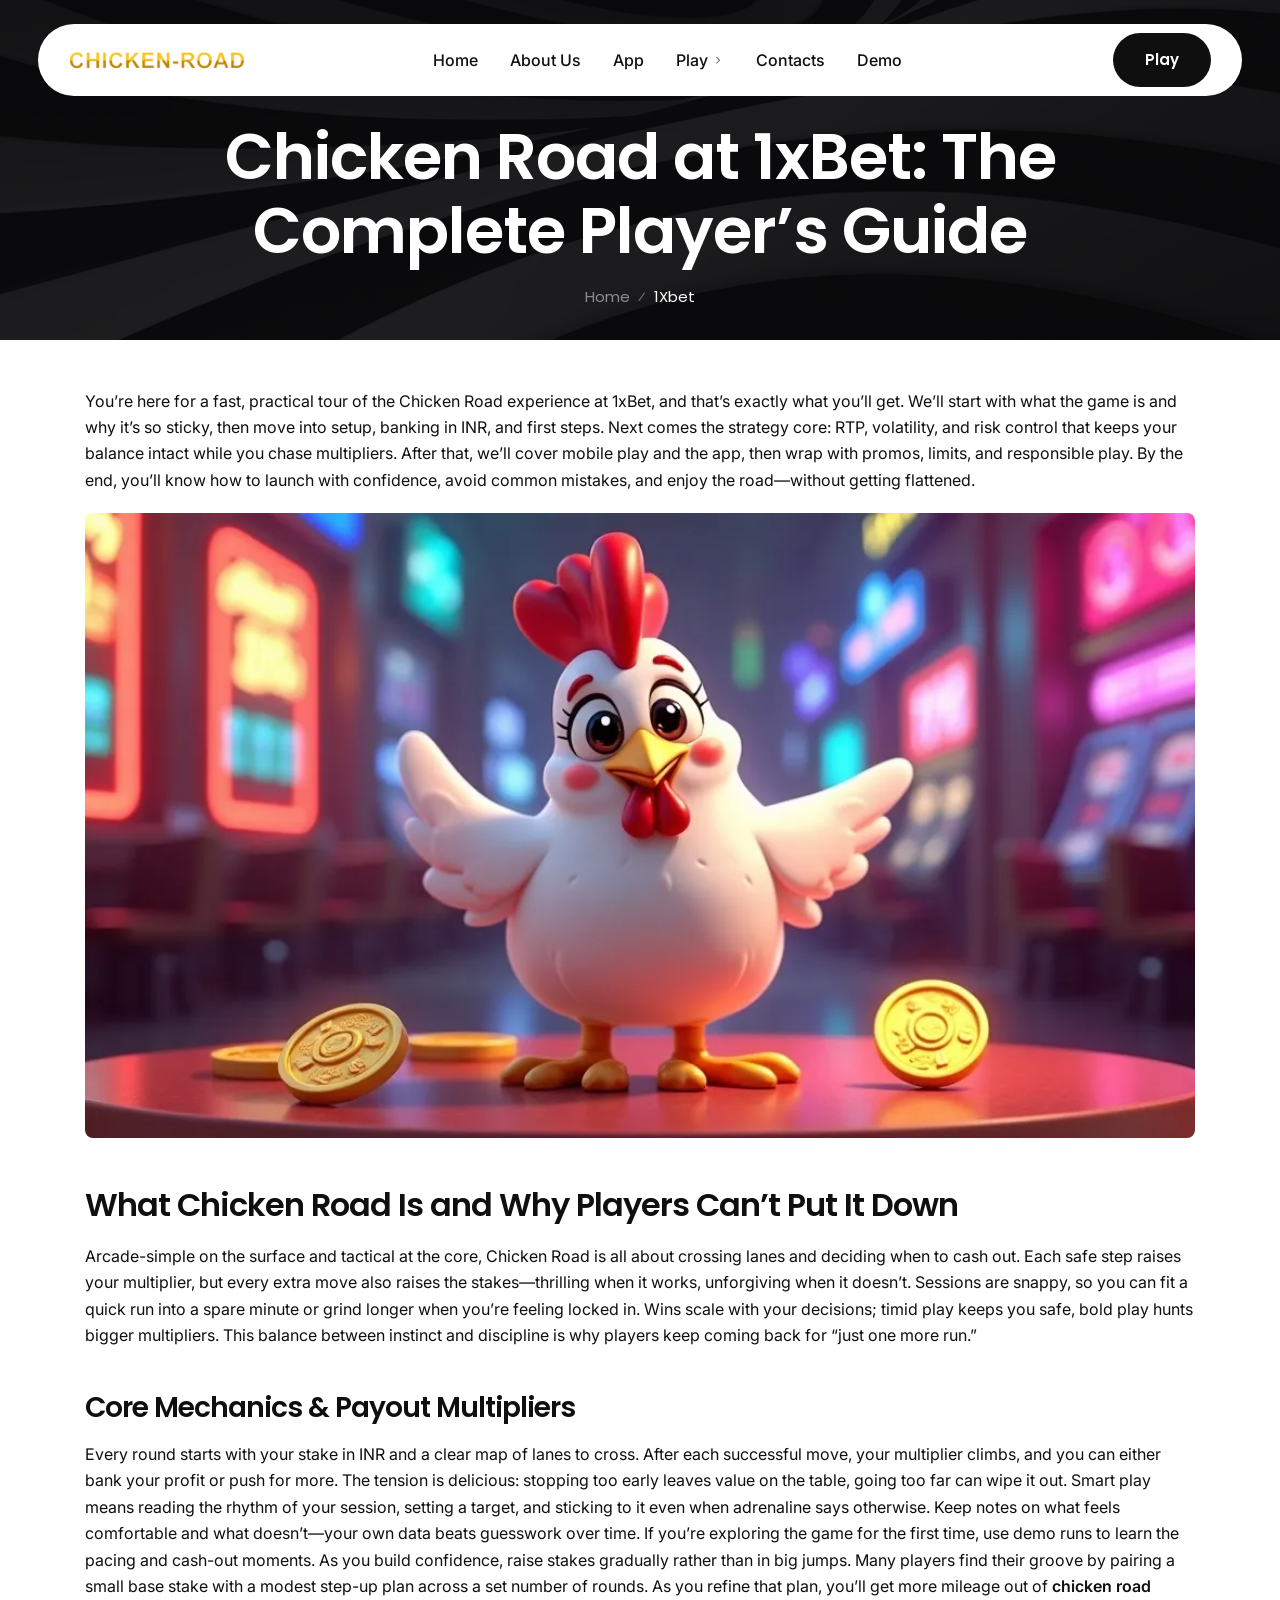
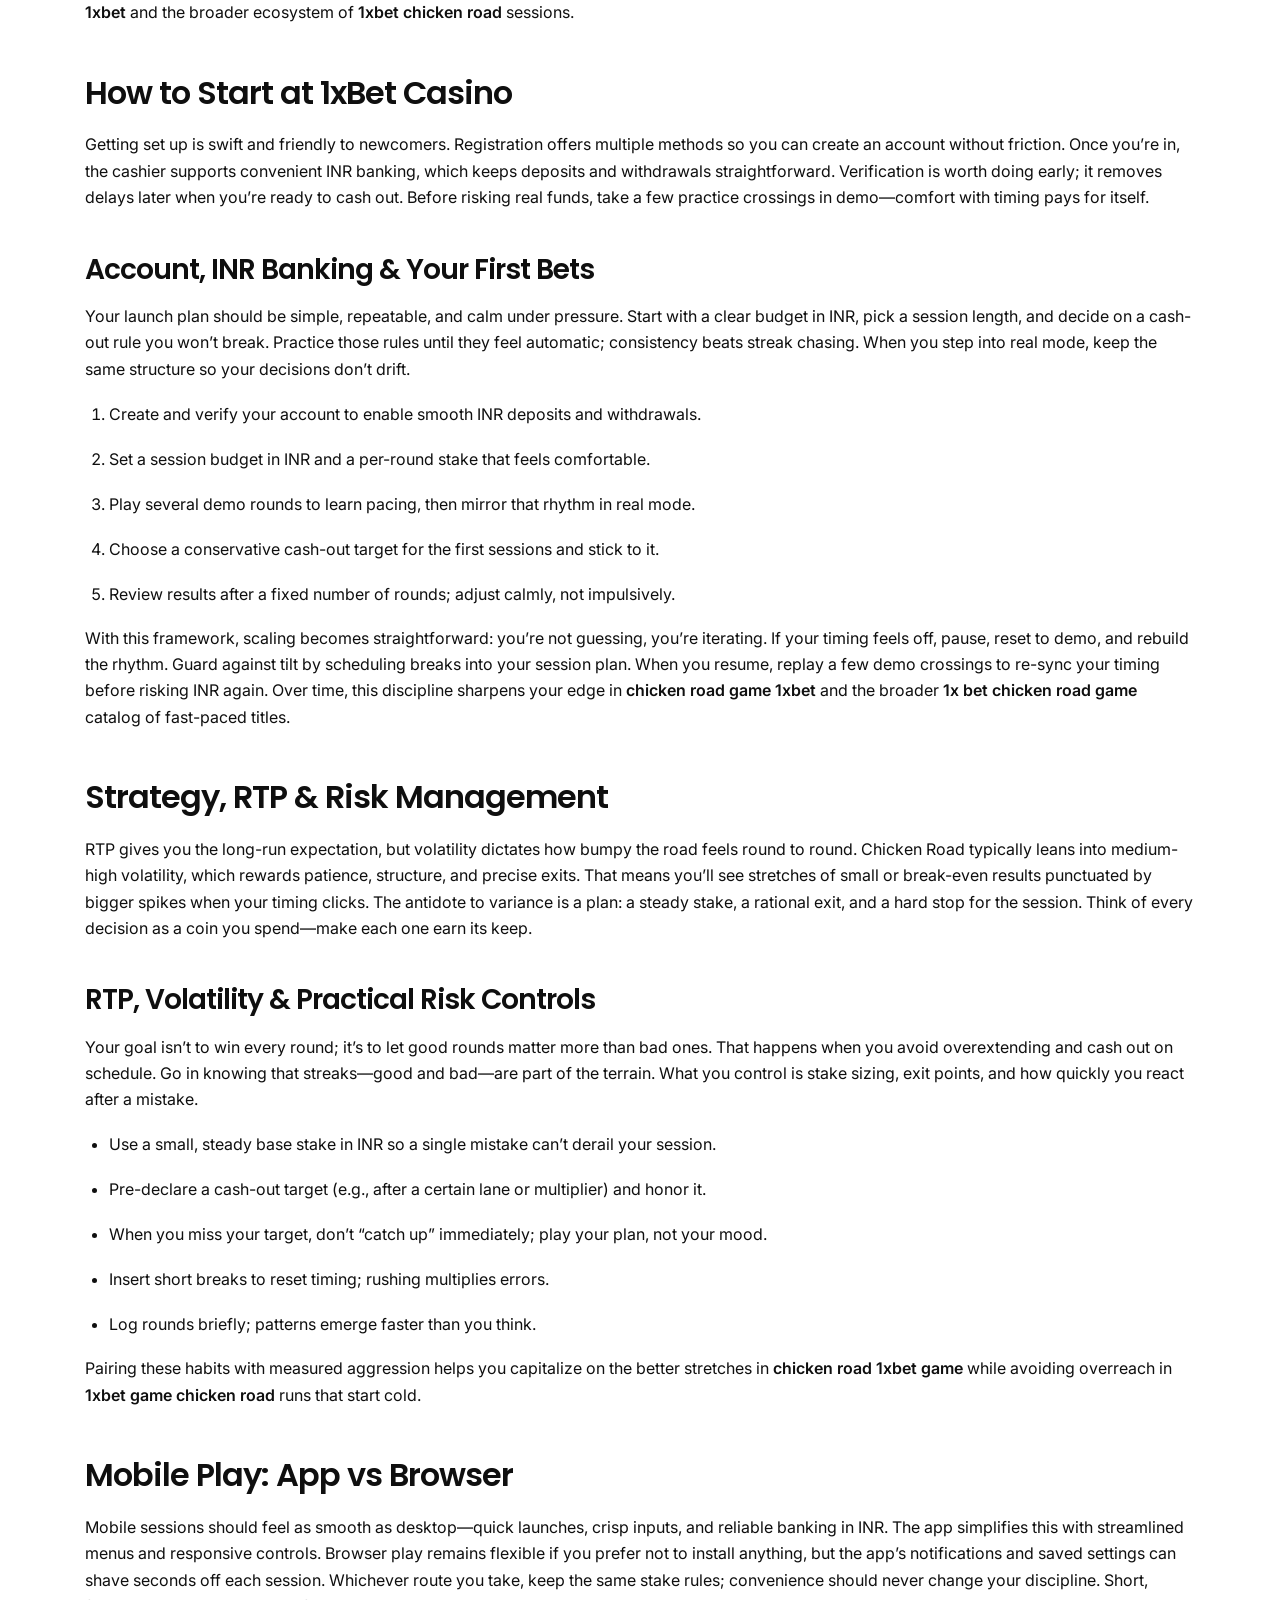
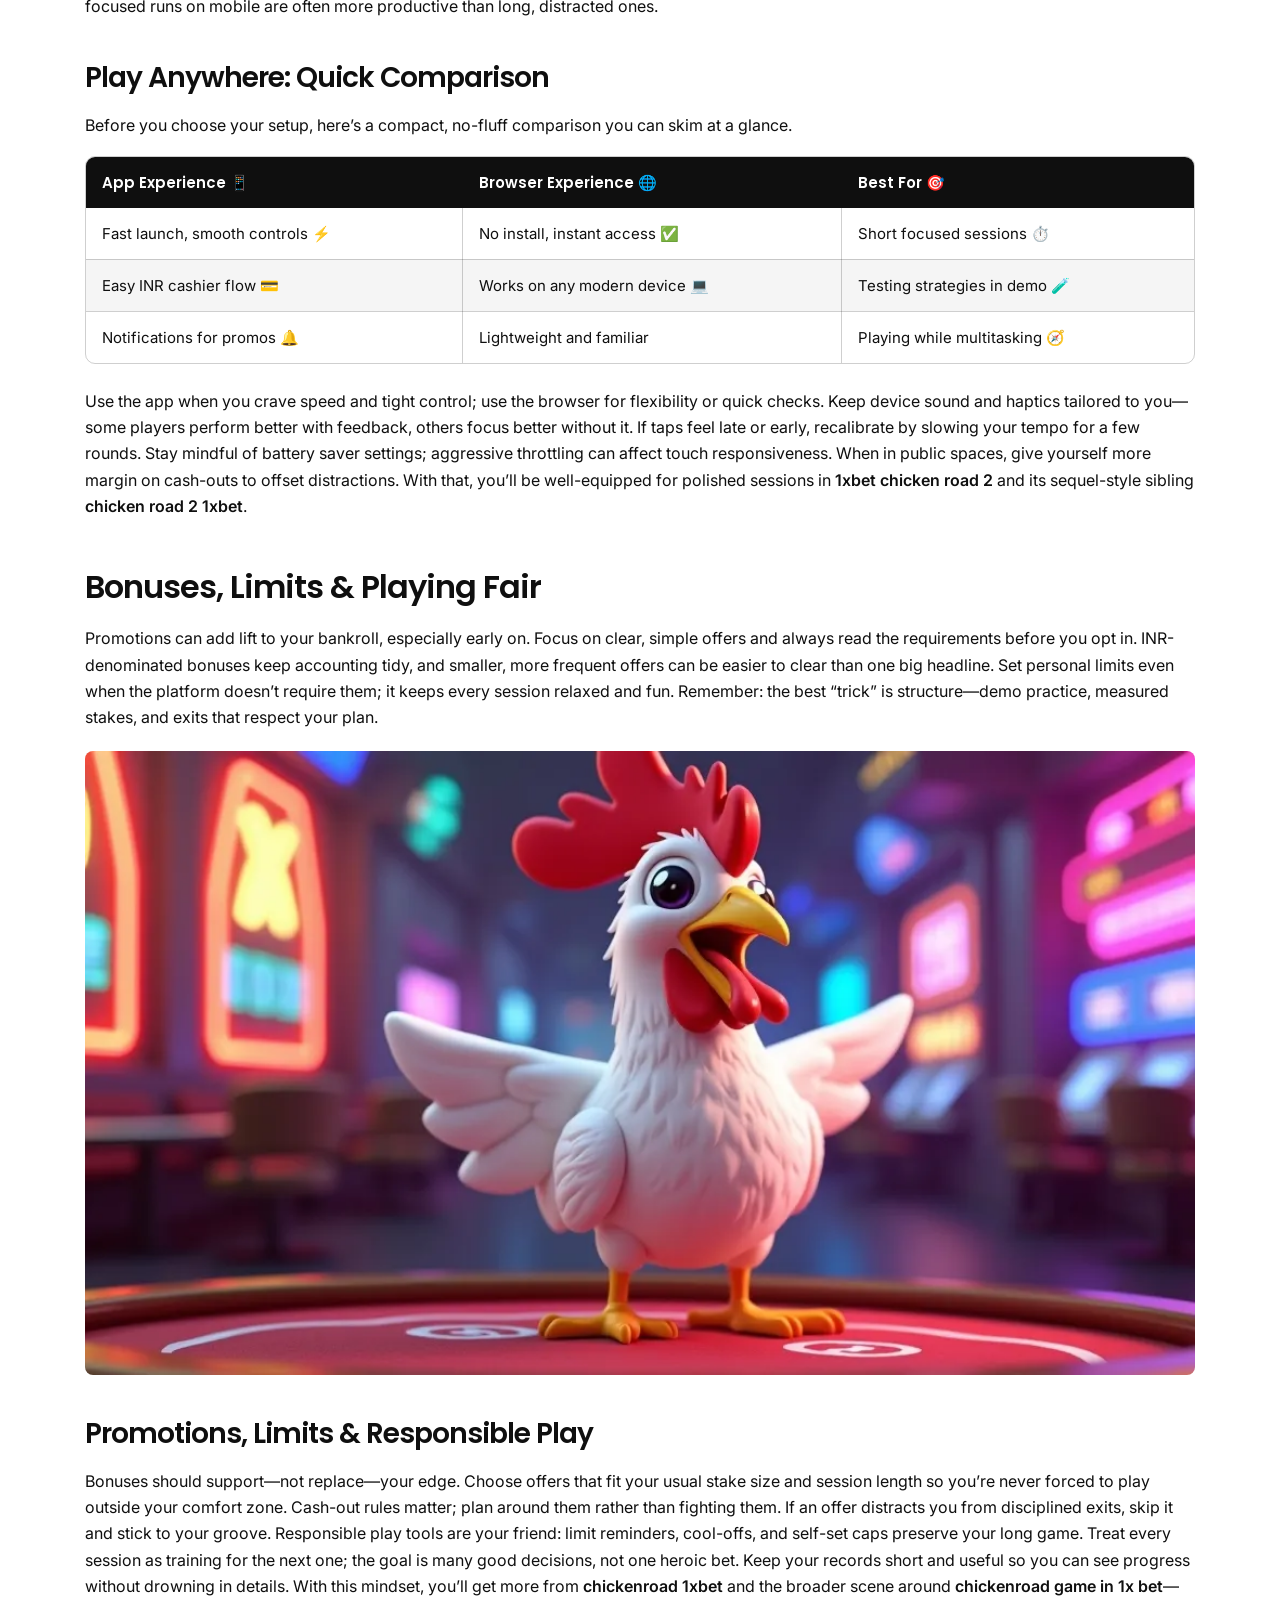
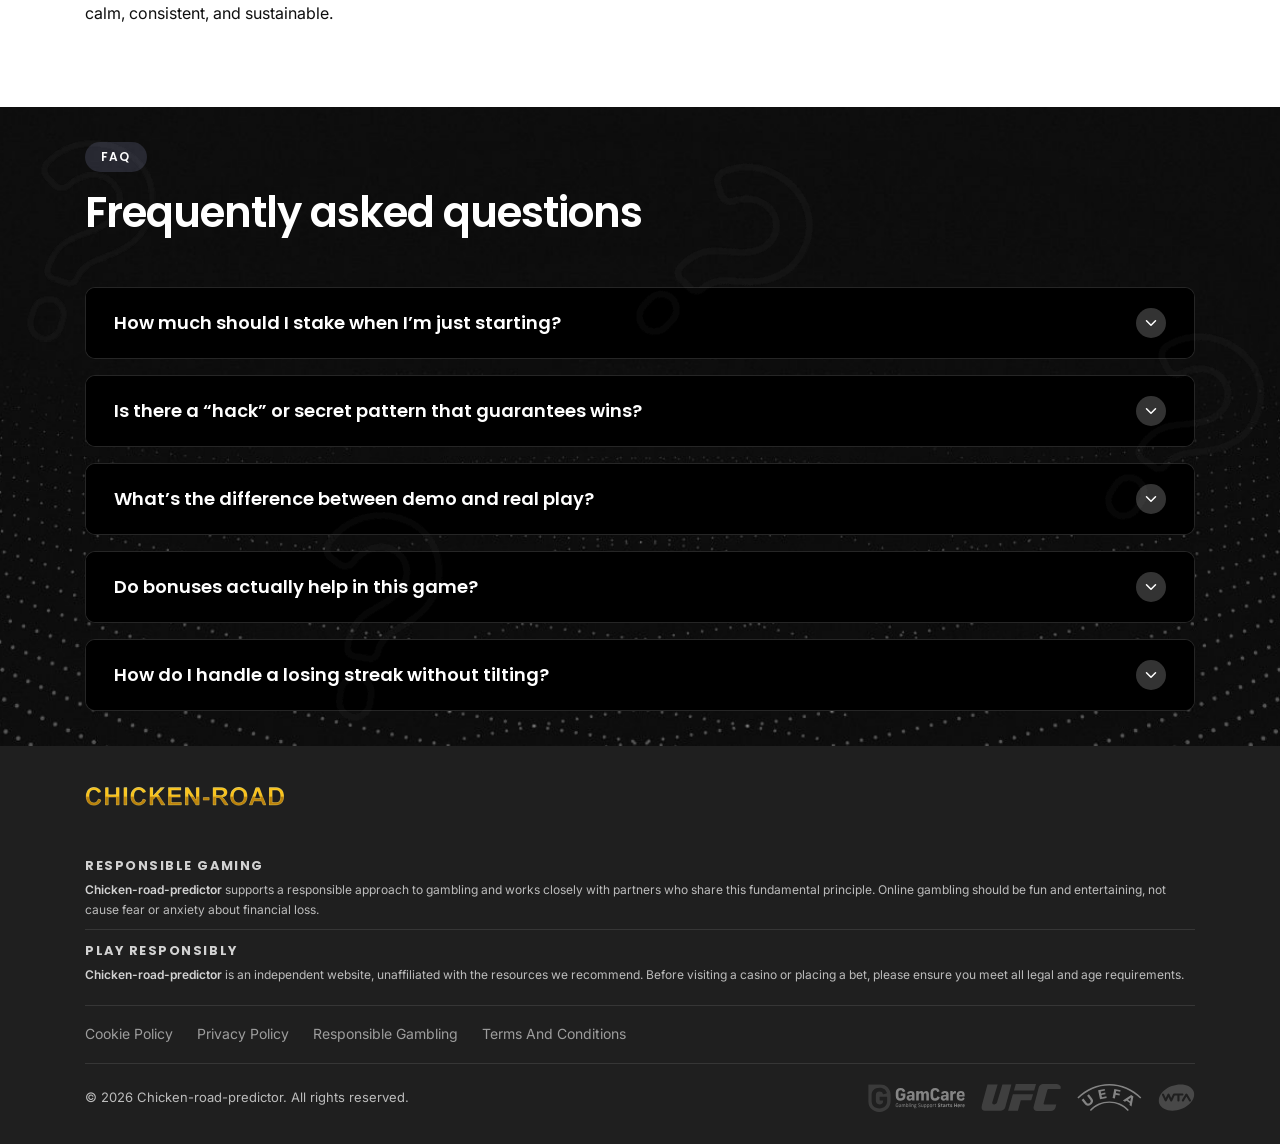
<file: 1xbet/index.html>
<!DOCTYPE html><html lang="en-in" data-theme="five"><head><meta charset="utf-8">
  <meta http-equiv="X-UA-Compatible" content="IE=edge">
  <meta name="viewport" content="width=device-width, initial-scale=1"><meta name="keywords" content="chicken road 1xbet, chickenroad 1xbet, 1xbet chicken road, chicken road game 1xbet, 1xbet chicken road 2, 1x bet chicken road game, chicken road 2 1xbet, chickenroad game in 1x bet, chicken road 1xbet game, 1xbet game chicken road"><meta name="description" content="Chicken Road at 1xBet: Your ultimate guide to registration, gameplay, and winning strategies. Master mobile play &amp; secure INR payouts for big wins.">

  <link rel="canonical" href="https://chicken-road-predictor.com/1xbet/">

  <meta property="og:type" content="website">
  <meta property="og:url" content="https://chicken-road-predictor.com/1xbet/">
  <meta property="og:title" content="Chicken Road at 1xBet — Complete Player Guide">
  <meta property="og:description" content="Chicken Road at 1xBet: Your ultimate guide to registration, gameplay, and winning strategies. Master mobile play &amp; secure INR payouts for big wins."><meta property="og:image" content="https://chicken-road-predictor.com/visuals/logo.c114f5ea36.png"><meta property="twitter:card" content="summary_large_image">
  <meta property="twitter:url" content="https://chicken-road-predictor.com/1xbet/">
  <meta property="twitter:title" content="Chicken Road at 1xBet — Complete Player Guide">
  <meta property="twitter:description" content="Chicken Road at 1xBet: Your ultimate guide to registration, gameplay, and winning strategies. Master mobile play &amp; secure INR payouts for big wins."><meta property="twitter:image" content="https://chicken-road-predictor.com/visuals/logo.c114f5ea36.png"><title>Chicken Road at 1xBet — Complete Player Guide</title><link rel="shortcut icon" type="image/png" href="/visuals/favicon-32x32.b5c2bf89c3.png"><meta name="robots" content="index, follow">

  
  <link rel="preconnect" href="https://fonts.googleapis.com">
  <link rel="preconnect" href="https://fonts.gstatic.com" crossorigin="">
  <link href="https://fonts.googleapis.com/css2?family=Inter:wght@300;400;500;600&amp;family=Poppins:wght@400;500;600;700;800&amp;display=swap" rel="stylesheet">

  
  <link href="/stylepack/bootstrap.min.3bfefcea.css" rel="stylesheet">

  
  <link href="/stylepack/tabler-icons.min.72e4b4d2.css" rel="stylesheet">

  
  <link href="/stylepack/startix-compiled.bd291d92.css" rel="stylesheet">

  
  <link href="/stylepack/startix-fixes.638b0f1a.css" rel="stylesheet"><script type="application/ld+json">
{
  "@context": "https://schema.org",
  "@graph": [
    {
      "@type": "WebSite",
      "@id": "https:\/\/chicken-road-predictor.com\/#website",
      "url": "https:\/\/chicken-road-predictor.com\/",
      "name": "Chicken-road-predictor",
      "potentialAction": {
        "@type": "SearchAction",
        "target": "https:\/\/chicken-road-predictor.com\/search?q={search_term_string}",
        "query-input": "required name=search_term_string"
      },
      "publisher": {
         "@id": "https:\/\/chicken-road-predictor.com\/#organization"
      },
      "inLanguage": "en-IN"
    },
    {
      "@type": "Organization",
      "@id": "https:\/\/chicken-road-predictor.com\/#organization",
      "name": "Chicken-road-predictor",
      "url": "https:\/\/chicken-road-predictor.com\/",
      "logo": {
        "@type": "ImageObject",
        "url": "https:\/\/chicken-road-predictor.com\/images\/logo.png"

      }},{
      "@type": "BreadcrumbList",
      "@id": "https:\/\/chicken-road-predictor.com\/1xbet\/#breadcrumb",
      "itemListElement": [{
          "@type": "ListItem",
          "position":  1 ,
          "name": "Home",
          "item": "https:\/\/chicken-road-predictor.com\/"
        },
            {
              "@type": "ListItem",
              "position":  2 ,
              "name": "Chicken Road Crash Game: Modes, RTP 98%, Jackpot \u0026 Mobile",
              "item": "https:\/\/chicken-road-predictor.com\/"
            },
        {
          "@type": "ListItem",
          "position":  3 ,
          "name": "Chicken Road at 1xBet — Complete Player Guide"
        }
      ]
    },{"@type": "WebPage",
      "@id": "https:\/\/chicken-road-predictor.com\/1xbet\/",
      "url": "https:\/\/chicken-road-predictor.com\/1xbet\/",
      "name": "Chicken Road at 1xBet — Complete Player Guide",
      "description": "Chicken Road at 1xBet: Your ultimate guide to registration, gameplay, and winning strategies. Master mobile play \u0026 secure INR payouts for big wins.",
      "inLanguage": "en-IN","datePublished": "2026-07-30T00:00:00Z",
      "dateModified": "2026-04-05T15:14:10\u002b00:00",
      "isPartOf": {
        "@id": "https:\/\/chicken-road-predictor.com\/#website"
      },"breadcrumb": {
         "@id": "https:\/\/chicken-road-predictor.com\/1xbet\/#breadcrumb"
       }},
    {
      "@type": "FAQPage",
      "mainEntity": [{
          "@type": "Question",
          "name": "How much should I stake when I’m just starting?",
          "acceptedAnswer": {
            "@type": "Answer",
            "text": "Begin with a small stake in INR that feels almost trivial to you; comfort lets you focus on timing. Keep that same amount for a fixed block of rounds so you can judge results fairly. If you end the block ahead, resist jumping to a much bigger stake; scale gradually. When variance bites, drop back to demo for a few runs to reset your rhythm. Your goal is smooth decision-making, not chasing a single big payout.\n"
          }
        },{
          "@type": "Question",
          "name": "Is there a “hack” or secret pattern that guarantees wins?",
          "acceptedAnswer": {
            "@type": "Answer",
            "text": "No—there isn’t a reliable exploit, and chasing one usually hurts results. What consistently helps is rehearsal in demo, clear cash-out targets, and strict session stops. Those habits turn good stretches into meaningful wins and keep bad stretches contained. If you catch yourself deviating from the plan, pause, breathe, and restart on your terms. Structure outperforms superstition every time.\n"
          }
        },{
          "@type": "Question",
          "name": "What’s the difference between demo and real play?",
          "acceptedAnswer": {
            "@type": "Answer",
            "text": "Demo mode teaches timing without risking INR, which is perfect for learning pacing and exits. Real mode adds pressure; that’s why you should mirror your demo routine when you switch. If your decisions change just because real funds are involved, tighten your rules and reduce stakes. Keep sessions short at first so nerves don’t creep in. Over time, the demo-to-real gap shrinks as your structure becomes second nature.\n"
          }
        },{
          "@type": "Question",
          "name": "Do bonuses actually help in this game?",
          "acceptedAnswer": {
            "@type": "Answer",
            "text": "They can—when they match your normal play. Look for clear, INR-friendly offers with conditions you can meet using your usual stakes and session length. If a bonus nudges you into bigger bets or longer sessions than planned, it’s working against you. Prefer offers that let you cash out cleanly when you hit your target. When in doubt, play without a bonus and maintain your edge through discipline.\n"
          }
        },{
          "@type": "Question",
          "name": "How do I handle a losing streak without tilting?",
          "acceptedAnswer": {
            "@type": "Answer",
            "text": "Pre-define your stop-loss in INR and respect it without negotiation. When you hit it, step away and run a few demo rounds later to regain rhythm. Avoid “one more” mentality; that’s how small setbacks become big ones. Review your notes, identify whether timing or impatience caused the slide, and make a single, simple adjustment. Return only when you’re calm and ready to follow your plan again.\n"
          }
        }]
    }]
}
</script><meta name="generator" content="Hugo 0.148.2"></head>
<body>
  
  <div class="page-wrapper_5c7bb8c1851837d8">
<header class="header-section style-three_3fe41460c78da8aa" id="header" aria-label="Main header">
  
  <nav class="navbar navbar-expand-xl_8aed0ae523b8af78">

    
    <a class="navbar-brand_5ae0578736f5d493" href="/" title="Chicken-road-predictor" aria-label="Chicken-road-predictor">
      <img src="/visuals/logo.c114f5ea36.png" alt="Chicken-road-predictor" title="Chicken-road-predictor" class="w-auto_74a98a52a7b452ca h-auto_3a431f819178b475">
    </a>

    
    <div class="navbar-mobile-end_fc071526d60ee2bb d-flex_a0130375ff34d71f align-items-center_b0f294c24d005619 gap-3_5cbdf3dd4ea8a3a1 ms-auto_cc5d6035d0261f1d d-xl-none_5b4da4baa89acdef"><a href="/play/" id="PlayButton" class="theme-btn_3b5527bdf7ce9922" title="Play" rel="noopener noreferrer nofollow">Play</a>
<button class="navbar-toggler" type="button" aria-expanded="false" aria-label="Toggle navigation">
        <i class="ti ti-chevron-right startix-dd-arrow"></i>
      </button>
    </div>

    
    <div class="collapse navbar-collapse_8da448488306c126" id="startixNav">
      <ul class="navbar-nav mx-auto_96750e934f060f15"><li class="startix-dd">
          <a href="/" title="Home">Home</a>
        </li><li class="startix-dd">
          <a href="/meet-us/" title="About Us">About Us</a>
        </li><li class="startix-dd">
          <a href="/app/" title="App">App</a>
        </li><li class="startix-dd active">
          <a href="#" title="Play">
            Play
            <i class="ti ti-chevron-right startix-dd-arrow"></i>
          </a>
          <ul class="startix-dd-menu"><li><a href="/1xbet/" title="1Xbet">1Xbet</a></li><li><a href="/4rabet/" title="4Rabet">4Rabet</a></li><li><a href="/valor/" title="Valor">Valor</a></li></ul>
        </li><li class="startix-dd">
          <a href="/contact-info/" title="Contacts">Contacts</a>
        </li><li class="startix-dd">
          <a href="/demo/" title="Demo">Demo</a>
        </li></ul>
    </div>

    
    <div class="header-navigation_32572d8aa5ced100 d-none_4541d001d66d28a3 d-xl-flex_09776f1107ea3057 align-items-center_b0f294c24d005619"><a href="/play/" id="PlayButton" class="theme-btn_3b5527bdf7ce9922" title="Play" rel="noopener noreferrer nofollow">Play</a>
</div>

  </nav>
</header>

<section class="page-banner_d1a13cfecc55311f jarallax" aria-label="Page title">
  <div class="jarallax-img" style="background-image: url(/visuals/hero-bg.0852c31cda.png);"></div>
  <div class="container"><div class="page-banner-content_772df75a7581d413 page-banner-inner_47fc0c1f78db2b49">
      <h1>Chicken Road at 1xBet: The Complete Player’s Guide</h1>
      <ul class="page-banner-crumbs_00783f8bc7102abf list-unstyled_278eb699c9adcdac">
        <li><a href="/">Home</a></li>
        <li>1Xbet</li>
      </ul>
    </div></div>
</section>
<section class="wpo-service-single-section section-padding_77744b78ead4d589">
  <div class="container">
    <div class="row_f75b3eec46a81fa2">
      <div class="col_d33a595d1e3d0fa6 col-12_ace120c6860405f7">
        <article class="hp-content">
<p>You’re here for a fast, practical tour of the Chicken Road experience at
1xBet, and that’s exactly what you’ll get. We’ll start with what the
game is and why it’s so sticky, then move into setup, banking in INR,
and first steps. Next comes the strategy core: RTP, volatility, and risk
control that keeps your balance intact while you chase multipliers.
After that, we’ll cover mobile play and the app, then wrap with promos,
limits, and responsible play. By the end, you’ll know how to launch with
confidence, avoid common mistakes, and enjoy the road—without getting
flattened.
<img class="hp-content-img_d815325eea9ce18f img-fluid_a9b8ad9ae4f547b1" src="/visuals/doc_1xbet_42dd1d9ef3/chicken-road-at-1xbet-%e2%80%94-complete-player-guide-1.webp" alt="Chicken-road-predictor" title="Chicken-road-predictor" loading="lazy">
</p>
<h2 id="what-chicken-road-is-and-why-players-cant-put-it-down">What Chicken Road Is and Why Players Can’t Put It Down</h2>
<p>Arcade-simple on the surface and tactical at the core, Chicken Road is
all about crossing lanes and deciding when to cash out. Each safe step
raises your multiplier, but every extra move also raises the
stakes—thrilling when it works, unforgiving when it doesn’t. Sessions
are snappy, so you can fit a quick run into a spare minute or grind
longer when you’re feeling locked in. Wins scale with your decisions;
timid play keeps you safe, bold play hunts bigger multipliers. This
balance between instinct and discipline is why players keep coming back
for “just one more run.”</p>
<h3 id="core-mechanics--payout-multipliers">Core Mechanics &amp; Payout Multipliers</h3>
<p>Every round starts with your stake in INR and a clear map of lanes to
cross. After each successful move, your multiplier climbs, and you can
either bank your profit or push for more. The tension is delicious:
stopping too early leaves value on the table, going too far can wipe it
out. Smart play means reading the rhythm of your session, setting a
target, and sticking to it even when adrenaline says otherwise. Keep
notes on what feels comfortable and what doesn’t—your own data beats
guesswork over time. If you’re exploring the game for the first time,
use demo runs to learn the pacing and cash-out moments. As you build
confidence, raise stakes gradually rather than in big jumps. Many
players find their groove by pairing a small base stake with a modest
step-up plan across a set number of rounds. As you refine that plan,
you’ll get more mileage out of <strong>chicken road 1xbet</strong> and the broader
ecosystem of <strong>1xbet chicken road</strong> sessions.</p>
<h2 id="how-to-start-at-1xbet-casino">How to Start at 1xBet Casino</h2>
<p>Getting set up is swift and friendly to newcomers. Registration offers
multiple methods so you can create an account without friction. Once
you’re in, the cashier supports convenient INR banking, which keeps
deposits and withdrawals straightforward. Verification is worth doing
early; it removes delays later when you’re ready to cash out. Before
risking real funds, take a few practice crossings in demo—comfort with
timing pays for itself.</p>
<h3 id="account-inr-banking--your-first-bets">Account, INR Banking &amp; Your First Bets</h3>
<p>Your launch plan should be simple, repeatable, and calm under pressure.
Start with a clear budget in INR, pick a session length, and decide on a
cash-out rule you won’t break. Practice those rules until they feel
automatic; consistency beats streak chasing. When you step into real
mode, keep the same structure so your decisions don’t drift.</p>
<ol>
<li>
<p>Create and verify your account to enable smooth INR deposits and
withdrawals.</p>
</li>
<li>
<p>Set a session budget in INR and a per-round stake that feels
comfortable.</p>
</li>
<li>
<p>Play several demo rounds to learn pacing, then mirror that rhythm in
real mode.</p>
</li>
<li>
<p>Choose a conservative cash-out target for the first sessions and
stick to it.</p>
</li>
<li>
<p>Review results after a fixed number of rounds; adjust calmly, not
impulsively.</p>
</li>
</ol>
<p>With this framework, scaling becomes straightforward: you’re not
guessing, you’re iterating. If your timing feels off, pause, reset to
demo, and rebuild the rhythm. Guard against tilt by scheduling breaks
into your session plan. When you resume, replay a few demo crossings to
re-sync your timing before risking INR again. Over time, this discipline
sharpens your edge in <strong>chicken road game 1xbet</strong> and the broader <strong>1x
bet chicken road game</strong> catalog of fast-paced titles.</p>
<h2 id="strategy-rtp--risk-management">Strategy, RTP &amp; Risk Management</h2>
<p>RTP gives you the long-run expectation, but volatility dictates how
bumpy the road feels round to round. Chicken Road typically leans into
medium-high volatility, which rewards patience, structure, and precise
exits. That means you’ll see stretches of small or break-even results
punctuated by bigger spikes when your timing clicks. The antidote to
variance is a plan: a steady stake, a rational exit, and a hard stop for
the session. Think of every decision as a coin you spend—make each one
earn its keep.</p>
<h3 id="rtp-volatility--practical-risk-controls">RTP, Volatility &amp; Practical Risk Controls</h3>
<p>Your goal isn’t to win every round; it’s to let good rounds matter more
than bad ones. That happens when you avoid overextending and cash out on
schedule. Go in knowing that streaks—good and bad—are part of the
terrain. What you control is stake sizing, exit points, and how quickly
you react after a mistake.</p>
<ul>
<li>
<p>Use a small, steady base stake in INR so a single mistake can’t derail
your session.</p>
</li>
<li>
<p>Pre-declare a cash-out target (e.g., after a certain lane or
multiplier) and honor it.</p>
</li>
<li>
<p>When you miss your target, don’t “catch up” immediately; play your
plan, not your mood.</p>
</li>
<li>
<p>Insert short breaks to reset timing; rushing multiplies errors.</p>
</li>
<li>
<p>Log rounds briefly; patterns emerge faster than you think.</p>
</li>
</ul>
<p>Pairing these habits with measured aggression helps you capitalize on
the better stretches in <strong>chicken road 1xbet game</strong> while avoiding
overreach in <strong>1xbet game chicken road</strong> runs that start cold.</p>
<h2 id="mobile-play-app-vs-browser">Mobile Play: App vs Browser</h2>
<p>Mobile sessions should feel as smooth as desktop—quick launches, crisp
inputs, and reliable banking in INR. The app simplifies this with
streamlined menus and responsive controls. Browser play remains flexible
if you prefer not to install anything, but the app’s notifications and
saved settings can shave seconds off each session. Whichever route you
take, keep the same stake rules; convenience should never change your
discipline. Short, focused runs on mobile are often more productive than
long, distracted ones.</p>
<h3 id="play-anywhere-quick-comparison">Play Anywhere: Quick Comparison</h3>
<p>Before you choose your setup, here’s a compact, no-fluff comparison you
can skim at a glance.</p>
<table>
  <thead>
      <tr>
          <th><strong>App Experience 📱</strong></th>
          <th><strong>Browser Experience 🌐</strong></th>
          <th><strong>Best For 🎯</strong></th>
      </tr>
  </thead>
  <tbody>
      <tr>
          <td>Fast launch, smooth controls ⚡</td>
          <td>No install, instant access ✅</td>
          <td>Short focused sessions ⏱️</td>
      </tr>
      <tr>
          <td>Easy INR cashier flow 💳</td>
          <td>Works on any modern device 💻</td>
          <td>Testing strategies in demo 🧪</td>
      </tr>
      <tr>
          <td>Notifications for promos 🔔</td>
          <td>Lightweight and familiar</td>
          <td>Playing while multitasking 🧭</td>
      </tr>
  </tbody>
</table>
<p>Use the app when you crave speed and tight control; use the browser for
flexibility or quick checks. Keep device sound and haptics tailored to
you—some players perform better with feedback, others focus better
without it. If taps feel late or early, recalibrate by slowing your
tempo for a few rounds. Stay mindful of battery saver settings;
aggressive throttling can affect touch responsiveness. When in public
spaces, give yourself more margin on cash-outs to offset distractions.
With that, you’ll be well-equipped for polished sessions in <strong>1xbet
chicken road 2</strong> and its sequel-style sibling <strong>chicken road 2 1xbet</strong>.</p>
<h2 id="bonuses-limits--playing-fair">Bonuses, Limits &amp; Playing Fair</h2>
<p>Promotions can add lift to your bankroll, especially early on. Focus on
clear, simple offers and always read the requirements before you opt in.
INR-denominated bonuses keep accounting tidy, and smaller, more frequent
offers can be easier to clear than one big headline. Set personal limits
even when the platform doesn’t require them; it keeps every session
relaxed and fun. Remember: the best “trick” is structure—demo practice,
measured stakes, and exits that respect your plan.
<img class="hp-content-img_d815325eea9ce18f img-fluid_a9b8ad9ae4f547b1" src="/visuals/doc_1xbet_42dd1d9ef3/chicken-road-at-1xbet-%e2%80%94-complete-player-guide-2.webp" alt="Chicken-road-predictor" title="Chicken-road-predictor" loading="lazy">
</p>
<h3 id="promotions-limits--responsible-play">Promotions, Limits &amp; Responsible Play</h3>
<p>Bonuses should support—not replace—your edge. Choose offers that fit
your usual stake size and session length so you’re never forced to play
outside your comfort zone. Cash-out rules matter; plan around them
rather than fighting them. If an offer distracts you from disciplined
exits, skip it and stick to your groove. Responsible play tools are your
friend: limit reminders, cool-offs, and self-set caps preserve your long
game. Treat every session as training for the next one; the goal is many
good decisions, not one heroic bet. Keep your records short and useful
so you can see progress without drowning in details. With this mindset,
you’ll get more from <strong>chickenroad 1xbet</strong> and the broader scene around
<strong>chickenroad game in 1x bet</strong>—calm, consistent, and sustainable.</p>
</article>
      </div>
    </div>
  </div>
</section>
<section class="faq-section_2cf1b20575fba376 bg-img_7e7acede7d7f5482 bg-dark_c73f8d5f197668cd" style="background-image: url(/visuals/shade2.34b51c2ab2.png)">
  
  <div class="faq-deco_44599edea913d89f faq-deco-1_f1922924014df3ee" aria-hidden="true">
    <img src="/visuals/question-mark.df7d5ad685.png" alt="question-mark" title="Chicken-road-predictor">
  </div>
  <div class="faq-deco_44599edea913d89f faq-deco-2_b714f5c7bbb496bf" aria-hidden="true">
    <img src="/visuals/question-mark.df7d5ad685.png" alt="question-mark" title="Chicken-road-predictor">
  </div>
  <div class="faq-deco_44599edea913d89f faq-deco-3_b5e79bce95b3520f" aria-hidden="true">
    <img src="/visuals/question-mark.df7d5ad685.png" alt="question-mark" title="Chicken-road-predictor">
  </div>
  <div class="faq-deco_44599edea913d89f faq-deco-4_0ed372f64571a34e" aria-hidden="true">
    <img src="/visuals/question-mark.df7d5ad685.png" alt="question-mark" title="Chicken-road-predictor">
  </div>

  <div class="divider_5d7da7dee699a98c"></div>
  <div class="container">

    <div class="row_f75b3eec46a81fa2 g-5_fe062c3f72348e77 align-items-start_bad41c193e9a58e9">

      
      <div class="col-12_ace120c6860405f7 col-md-5_234cbad1f7edeb84 col-xl-4_6c4fb4f2e95aaafe">
        <div class="faq-heading_9386cb54868ccdb8">
          <span class="faq-subtitle_689df4af15c3ed2d">FAQ</span>
          <h2>Frequently asked questions</h2>
        </div>
      </div>

      
      <div class="col-12_ace120c6860405f7 col-md-7_e31f5f0c305848f3 col-xl-8_8c90120b2e24f29c">
        <div class="faq-accordion"><div class="faq-item">
            <button class="faq-btn" aria-expanded="false">
              <span>How much should I stake when I’m just starting?</span>
              <span class="faq-chevron_a25da128985fa7d5" aria-hidden="true"></span>
            </button>
            <div class="faq-body">
              <div class="faq-body-inner_55c338025dd7d22f">
                <p>Begin with a small stake in INR that feels almost trivial to you;
comfort lets you focus on timing. Keep that same amount for a fixed
block of rounds so you can judge results fairly. If you end the block
ahead, resist jumping to a much bigger stake; scale gradually. When
variance bites, drop back to demo for a few runs to reset your rhythm.
Your goal is smooth decision-making, not chasing a single big payout.</p>

              </div>
            </div>
          </div><div class="faq-item">
            <button class="faq-btn" aria-expanded="false">
              <span>Is there a “hack” or secret pattern that guarantees wins?</span>
              <span class="faq-chevron_a25da128985fa7d5" aria-hidden="true"></span>
            </button>
            <div class="faq-body">
              <div class="faq-body-inner_55c338025dd7d22f">
                <p>No—there isn’t a reliable exploit, and chasing one usually hurts
results. What consistently helps is rehearsal in demo, clear cash-out
targets, and strict session stops. Those habits turn good stretches into
meaningful wins and keep bad stretches contained. If you catch yourself
deviating from the plan, pause, breathe, and restart on your terms.
Structure outperforms superstition every time.</p>

              </div>
            </div>
          </div><div class="faq-item">
            <button class="faq-btn" aria-expanded="false">
              <span>What’s the difference between demo and real play?</span>
              <span class="faq-chevron_a25da128985fa7d5" aria-hidden="true"></span>
            </button>
            <div class="faq-body">
              <div class="faq-body-inner_55c338025dd7d22f">
                <p>Demo mode teaches timing without risking INR, which is perfect for
learning pacing and exits. Real mode adds pressure; that’s why you
should mirror your demo routine when you switch. If your decisions
change just because real funds are involved, tighten your rules and
reduce stakes. Keep sessions short at first so nerves don’t creep in.
Over time, the demo-to-real gap shrinks as your structure becomes second
nature.</p>

              </div>
            </div>
          </div><div class="faq-item">
            <button class="faq-btn" aria-expanded="false">
              <span>Do bonuses actually help in this game?</span>
              <span class="faq-chevron_a25da128985fa7d5" aria-hidden="true"></span>
            </button>
            <div class="faq-body">
              <div class="faq-body-inner_55c338025dd7d22f">
                <p>They can—when they match your normal play. Look for clear, INR-friendly
offers with conditions you can meet using your usual stakes and session
length. If a bonus nudges you into bigger bets or longer sessions than
planned, it’s working against you. Prefer offers that let you cash out
cleanly when you hit your target. When in doubt, play without a bonus
and maintain your edge through discipline.</p>

              </div>
            </div>
          </div><div class="faq-item">
            <button class="faq-btn" aria-expanded="false">
              <span>How do I handle a losing streak without tilting?</span>
              <span class="faq-chevron_a25da128985fa7d5" aria-hidden="true"></span>
            </button>
            <div class="faq-body">
              <div class="faq-body-inner_55c338025dd7d22f">
                <p>Pre-define your stop-loss in INR and respect it without negotiation.
When you hit it, step away and run a few demo rounds later to regain
rhythm. Avoid “one more” mentality; that’s how small setbacks become big
ones. Review your notes, identify whether timing or impatience caused
the slide, and make a single, simple adjustment. Return only when you’re
calm and ready to follow your plan again.</p>

              </div>
            </div>
          </div></div>
      </div>

    </div>
  </div>
  <div class="divider_5d7da7dee699a98c"></div>
</section>
<script>
(function(){
  document.querySelectorAll('.faq-btn').forEach(function(btn){
    btn.addEventListener('click', function(){
      var item = btn.closest('.faq-item');
      var body = item.querySelector('.faq-body');
      var open = btn.getAttribute('aria-expanded') === 'true';
       
      btn.closest('.faq-accordion').querySelectorAll('.faq-item').forEach(function(it){
        it.querySelector('.faq-btn').setAttribute('aria-expanded','false');
        it.querySelector('.faq-body').style.maxHeight = '0';
        it.classList.remove('faq-item-open');
      });
       
      if(!open){
        btn.setAttribute('aria-expanded','true');
        body.style.maxHeight = body.scrollHeight + 'px';
        item.classList.add('faq-item-open');
      }
    });
  });
})();
</script>
<footer class="footer-section_c96f66e483be6b19 footer-dark_4b8441b530d6969c">

  <div class="container footer-layout_c256302f65396353">

    
    <div class="footer-row-logo_a0a05d7a04df12aa"><a href="/" title="Chicken-road-predictor" class="d-inline-block_e6a6f6a95b39cd0e">
  <img src="/visuals/logo.c114f5ea36.png" alt="Chicken-road-predictor" title="Chicken-road-predictor" height="30">
</a>
</div>

    
    <div class="footer-row-disclaimers_4b9f14b87f7b32ea"><div class="footer-disclaimer_3909937c0e73b5c9">
        <p class="footer-disclaimer-label_7ca46dd947fc4081">RESPONSIBLE GAMING</p>
        <p class="footer-disclaimer-text_34b1576f9762130c"><strong>Chicken-road-predictor</strong> supports a responsible approach to gambling and works closely with partners who share this fundamental principle. Online gambling should be fun and entertaining, not cause fear or anxiety about financial loss.</p>
      </div><div class="footer-disclaimer_3909937c0e73b5c9">
        <p class="footer-disclaimer-label_7ca46dd947fc4081">PLAY RESPONSIBLY</p>
        <p class="footer-disclaimer-text_34b1576f9762130c"><strong>Chicken-road-predictor</strong> is an independent website, unaffiliated with the resources we recommend. Before visiting a casino or placing a bet, please ensure you meet all legal and age requirements.</p>
      </div></div>

    <div class="footer-row-nav_7b0d1cacb02906ec">
      <ul class="footer-nav-links_faa63ef283f4d896"><li><a href="/cookie-policy/">Cookie Policy</a></li><li><a href="/privacy-policy/">Privacy Policy</a></li><li><a href="/responsible-gambling/">Responsible Gambling</a></li><li><a href="/terms-and-conditions/">Terms And Conditions</a></li></ul>
    </div>
    <div class="footer-row-bottom_43ef507bd9604477">
      <p class="footer-copyright_f698370f2737ffad mb-0_1f771bc1e7b278e5">© 2026 Chicken-road-predictor. All rights reserved.
      </p>
      <div class="footer-trust-logos_e0dd37e74a89d7e3"><ul class="list-inline_a0dee58922ba61e9 mb-0_1f771bc1e7b278e5 d-flex_a0130375ff34d71f flex-wrap_a5ab8d25ee999420 align-items-center_b0f294c24d005619 gap-3_5cbdf3dd4ea8a3a1"><li class="list-inline-item_febd6d04ca3a914d">
      <img src="/visuals/casino-logos_e4f2c6b176/gamcare.4bed8b65d4.svg" alt="Chicken-road-predictor" title="Chicken-road-predictor" loading="lazy" height="28" style="height:28px;width:auto;">
    </li><li class="list-inline-item_febd6d04ca3a914d">
      <img src="/visuals/casino-logos_e4f2c6b176/ufc.037498def4.svg" alt="Chicken-road-predictor" title="Chicken-road-predictor" loading="lazy" height="28" style="height:28px;width:auto;">
    </li><li class="list-inline-item_febd6d04ca3a914d">
      <img src="/visuals/casino-logos_e4f2c6b176/uefa.35ab583011.svg" alt="Chicken-road-predictor" title="Chicken-road-predictor" loading="lazy" height="28" style="height:28px;width:auto;">
    </li><li class="list-inline-item_febd6d04ca3a914d">
      <img src="/visuals/casino-logos_e4f2c6b176/wta.9aa23af5f6.svg" alt="Chicken-road-predictor" title="Chicken-road-predictor" loading="lazy" height="28" style="height:28px;width:auto;">
    </li></ul></div>
    </div>
  </div>

</footer>

</div>
  

  
  <script src="/bundleJS/jquery.min.ca4dd678.js"></script>
  <script src="/bundleJS/bootstrap.bundle.min.96821ecf.js"></script>
  <script src="/bundleJS/modernizr.custom.6324688b.js"></script>
  <script src="/bundleJS/jquery-plugin-collection.fc1ea994.js"></script>
  <script src="/bundleJS/script.697173a6.js"></script><script src="/app.eb832fd2dec5909038d12e22199421473439a672087e7b41044238248e5d27ac.js" integrity="sha384-kXdpxnScaUZfavoe+/ISN4eRZc5+fVwCJBKRxeT2ZiORlm5v10IHQdyxRlYZ+/g6" defer=""></script><script>
  (function () {
     
    var header = document.querySelector('.header-section');
    if (!header) return;

    function handleScroll() {
      header.classList.toggle('sticky-on', window.scrollY > 80);
    }
    window.addEventListener('scroll', handleScroll, { passive: true });
    handleScroll();

     
    var navCollapse = document.getElementById('startixNav');
    var toggler = document.querySelector('.navbar-toggler');

    if (navCollapse && toggler) {
      
      navCollapse.classList.remove('collapse');

      var menuOpen = false;

      function openMenu() {
        menuOpen = true;
        header.classList.add('mobile-menu-open');
        toggler.setAttribute('aria-expanded', 'true');

        
        navCollapse.classList.add('show');

        
        navCollapse.style.transition = 'none';
        navCollapse.style.overflowY = 'hidden';
        navCollapse.style.maxHeight = 'none';
        var fullHeight = navCollapse.scrollHeight;
        navCollapse.style.maxHeight = '0';
        navCollapse.offsetHeight; 
        navCollapse.style.transition = '';
        navCollapse.style.maxHeight = fullHeight + 'px';

        
        var onEnd = function () {
          navCollapse.removeEventListener('transitionend', onEnd);
          if (menuOpen) navCollapse.style.overflowY = 'auto';
        };
        navCollapse.addEventListener('transitionend', onEnd);
      }

      function closeMenu() {
        menuOpen = false;
        toggler.setAttribute('aria-expanded', 'false');
        
        navCollapse.style.overflowY = 'hidden';
        navCollapse.style.maxHeight = '0';
        
        var onEnd = function () {
          navCollapse.removeEventListener('transitionend', onEnd);
          navCollapse.classList.remove('show'); 
          header.classList.remove('mobile-menu-open');
          navCollapse.style.overflowY = '';
        };
        navCollapse.addEventListener('transitionend', onEnd);
      }

      
      var overlay = document.createElement('div');
      overlay.id = 'startix-nav-overlay';
      overlay.style.cssText = 'display:none;position:fixed;inset:0;z-index:9998;';
      document.body.appendChild(overlay);
      overlay.addEventListener('click', function () { closeMenu(); });

      
      var _baseOpen = openMenu, _baseClose = closeMenu;
      openMenu = function () { _baseOpen(); overlay.style.display = 'block'; };
      closeMenu = function () { overlay.style.display = 'none'; _baseClose(); };

      toggler.addEventListener('click', function () {
        if (menuOpen) { closeMenu(); } else { openMenu(); }
      });

      

      
      window.addEventListener('resize', function () {
        if (window.innerWidth >= 1200) {
          overlay.style.display = 'none';
          navCollapse.style.maxHeight = '';
          navCollapse.style.transition = '';
          navCollapse.classList.remove('show');
          header.classList.remove('mobile-menu-open');
          menuOpen = false;
          toggler.setAttribute('aria-expanded', 'false');
        }
      });
    }

     
    
    
    function initMobileSubmenus() {
      if (window.innerWidth >= 1200) return;
      document.querySelectorAll('.startix-dd-menu').forEach(function (menu) {
        menu.style.maxHeight = '0';
      });
      document.querySelectorAll('.startix-dd').forEach(function (li) {
        li.classList.remove('dd-open');
      });
    }

    
    
    
    function adjustAncestors(el, delta) {
      var node = el.parentElement;
      while (node) {
        if (node.classList && node.classList.contains('startix-dd-menu')) {
          var cur = parseFloat(node.style.maxHeight) || 0;
          node.style.maxHeight = (cur + delta) + 'px';
        }
        node = node.parentElement;
      }
      
      if (menuOpen && navCollapse) {
        var cur = parseFloat(navCollapse.style.maxHeight) || 0;
        navCollapse.style.maxHeight = (cur + delta) + 'px';
      }
    }

    
    document.querySelectorAll('.startix-dd > a').forEach(function (link) {
      var li = link.closest('.startix-dd');
      var menu = li.querySelector(':scope > .startix-dd-menu');
      if (!menu) return; 
      link.addEventListener('click', function (e) {
        if (window.innerWidth >= 1200) return; 
        e.preventDefault();
        e.stopPropagation();
        var isOpen = li.classList.contains('dd-open');

        
        li.parentElement.querySelectorAll(':scope > .startix-dd').forEach(function (sib) {
          if (sib === li) return;
          if (!sib.classList.contains('dd-open')) return;
          sib.classList.remove('dd-open');
          sib.querySelectorAll('.startix-dd-menu').forEach(function (m) {
            var h = parseFloat(m.style.maxHeight) || 0;
            if (h > 0) adjustAncestors(m, -h);
            m.style.maxHeight = '0';
            m.closest('.startix-dd') && m.closest('.startix-dd').classList.remove('dd-open');
          });
        });

        if (isOpen) {
          
          var currentH = parseFloat(menu.style.maxHeight) || 0;
          adjustAncestors(menu, -currentH);
          
          menu.querySelectorAll('.startix-dd-menu').forEach(function (nested) {
            nested.style.maxHeight = '0';
            nested.closest('.startix-dd') && nested.closest('.startix-dd').classList.remove('dd-open');
          });
          li.classList.remove('dd-open');
          menu.style.maxHeight = '0';
        } else {
          
          
          menu.style.transition = 'none';
          menu.style.maxHeight = 'none';
          var targetH = menu.scrollHeight;
          menu.style.maxHeight = '0';
          menu.offsetHeight; 
          menu.style.transition = 'max-height 0.3s ease';

          li.classList.add('dd-open');
          menu.style.maxHeight = targetH + 'px';
          
          adjustAncestors(menu, targetH);
        }
      });
    });

    
    window.addEventListener('resize', function () {
      if (window.innerWidth >= 1200) {
        document.querySelectorAll('.startix-dd-menu').forEach(function (menu) {
          menu.style.maxHeight = '';
          menu.style.overflow = '';
          menu.style.transition = '';
          menu.style.display = '';
        });
        document.querySelectorAll('.startix-dd').forEach(function (li) {
          li.classList.remove('dd-open');
        });
      } else {
        initMobileSubmenus();
      }
    });

    initMobileSubmenus();

     
    var parallaxSections = document.querySelectorAll('.jarallax');
    if (parallaxSections.length && window.innerWidth > 768) {
      var speed = 0.4; 

      function applyParallax() {
        var scrollY = window.scrollY;
        parallaxSections.forEach(function (section) {
          var rect = section.getBoundingClientRect();
          var sectionTop = rect.top + scrollY;
          var viewportH = window.innerHeight;
          var sectionH = section.offsetHeight;
          
          var extra = Math.round(viewportH * speed);
          var img = section.querySelector('.jarallax-img');
          if (!img) return;
          
          if (!img.dataset.ready) {
            img.style.width = '100%';
            img.style.height = (sectionH + extra * 2) + 'px';
            img.style.top = -extra + 'px';
            img.dataset.ready = '1';
          }
          
          var relScroll = scrollY - sectionTop + viewportH;
          var translateY = -(relScroll * speed - extra);
          img.style.transform = 'translate3d(0,' + translateY + 'px,0)';
        });
      }

      
      parallaxSections.forEach(function (section) {
        var img = section.querySelector('.jarallax-img');
        if (img) {
          var extra = Math.round(window.innerHeight * speed);
          img.style.width = '100%';
          img.style.height = (section.offsetHeight + extra * 2) + 'px';
          img.style.top = -extra + 'px';
          img.dataset.ready = '1';
        }
      });

      window.addEventListener('scroll', applyParallax, { passive: true });
      applyParallax();

      window.addEventListener('resize', function () {
        parallaxSections.forEach(function (s) {
          var img = s.querySelector('.jarallax-img');
          if (img) delete img.dataset.ready;
        });
        applyParallax();
      });
    }
  })();
  </script>


</body></html>
</file>
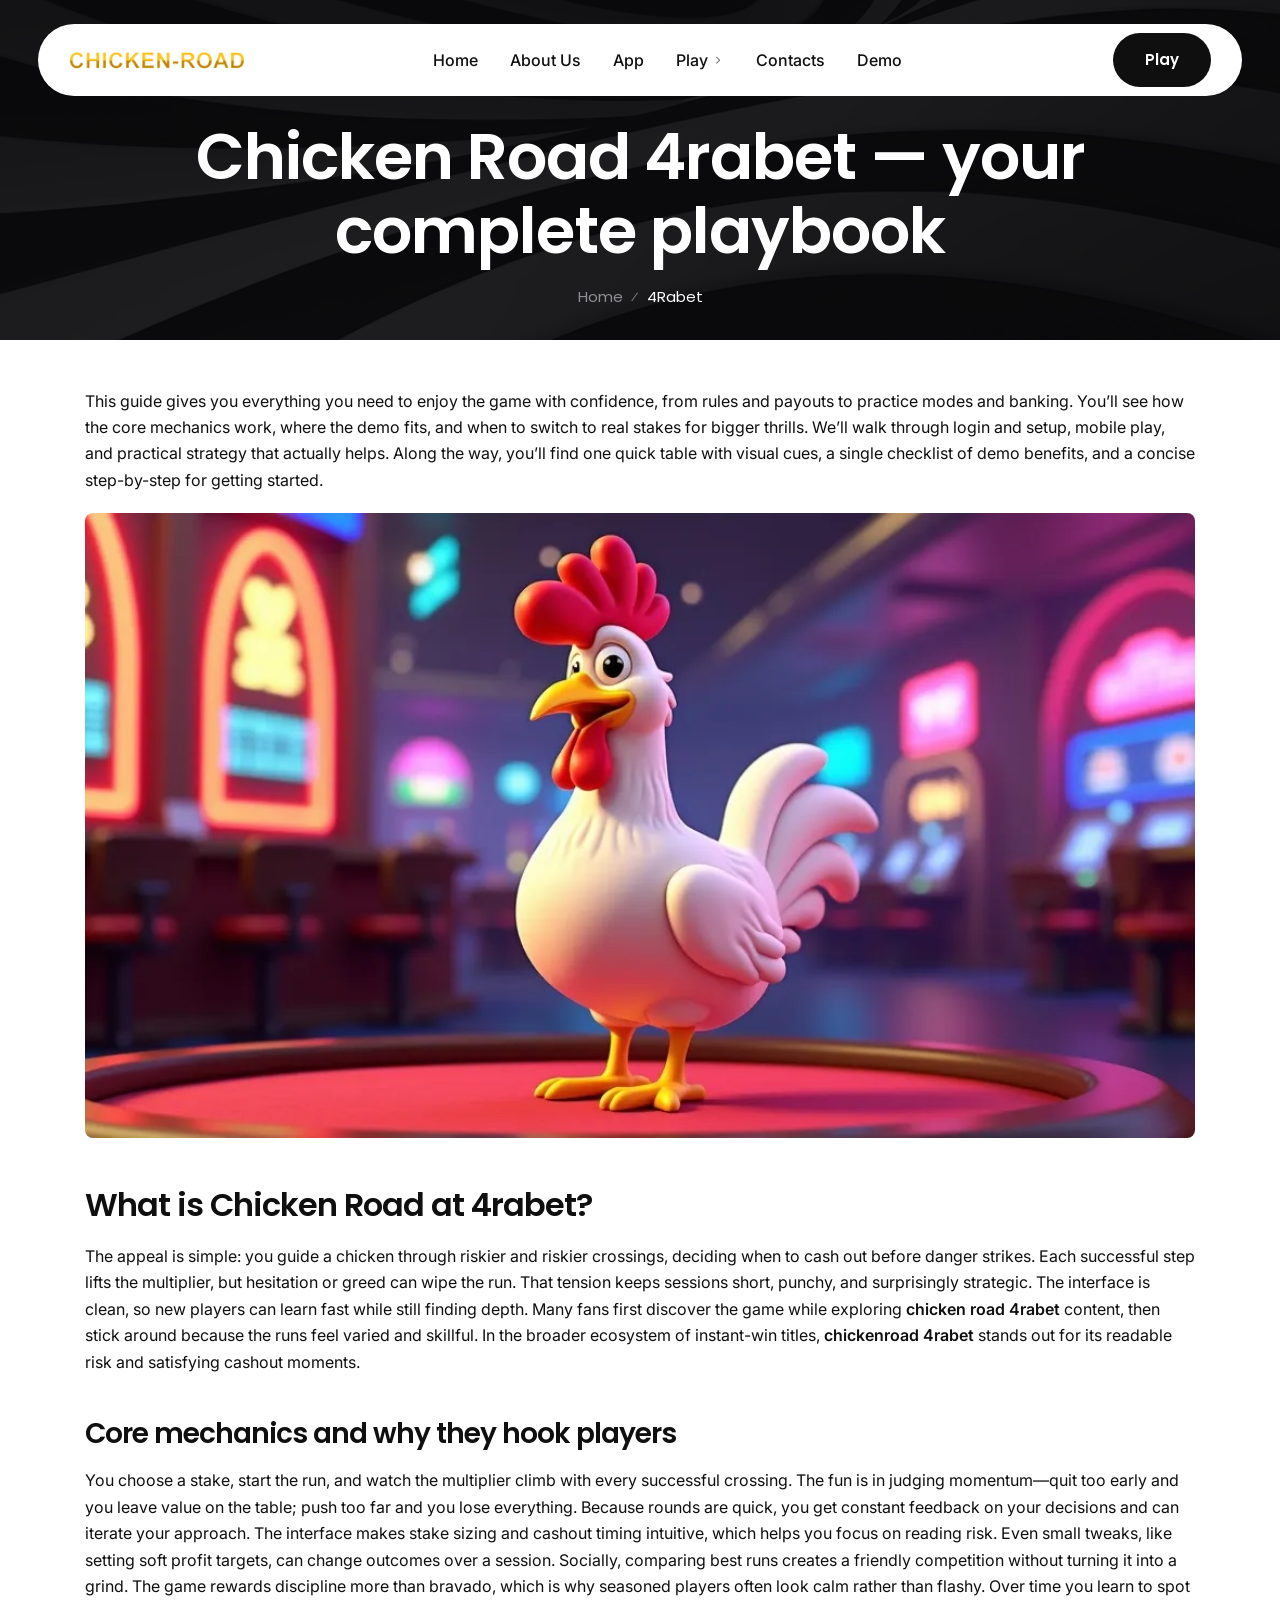
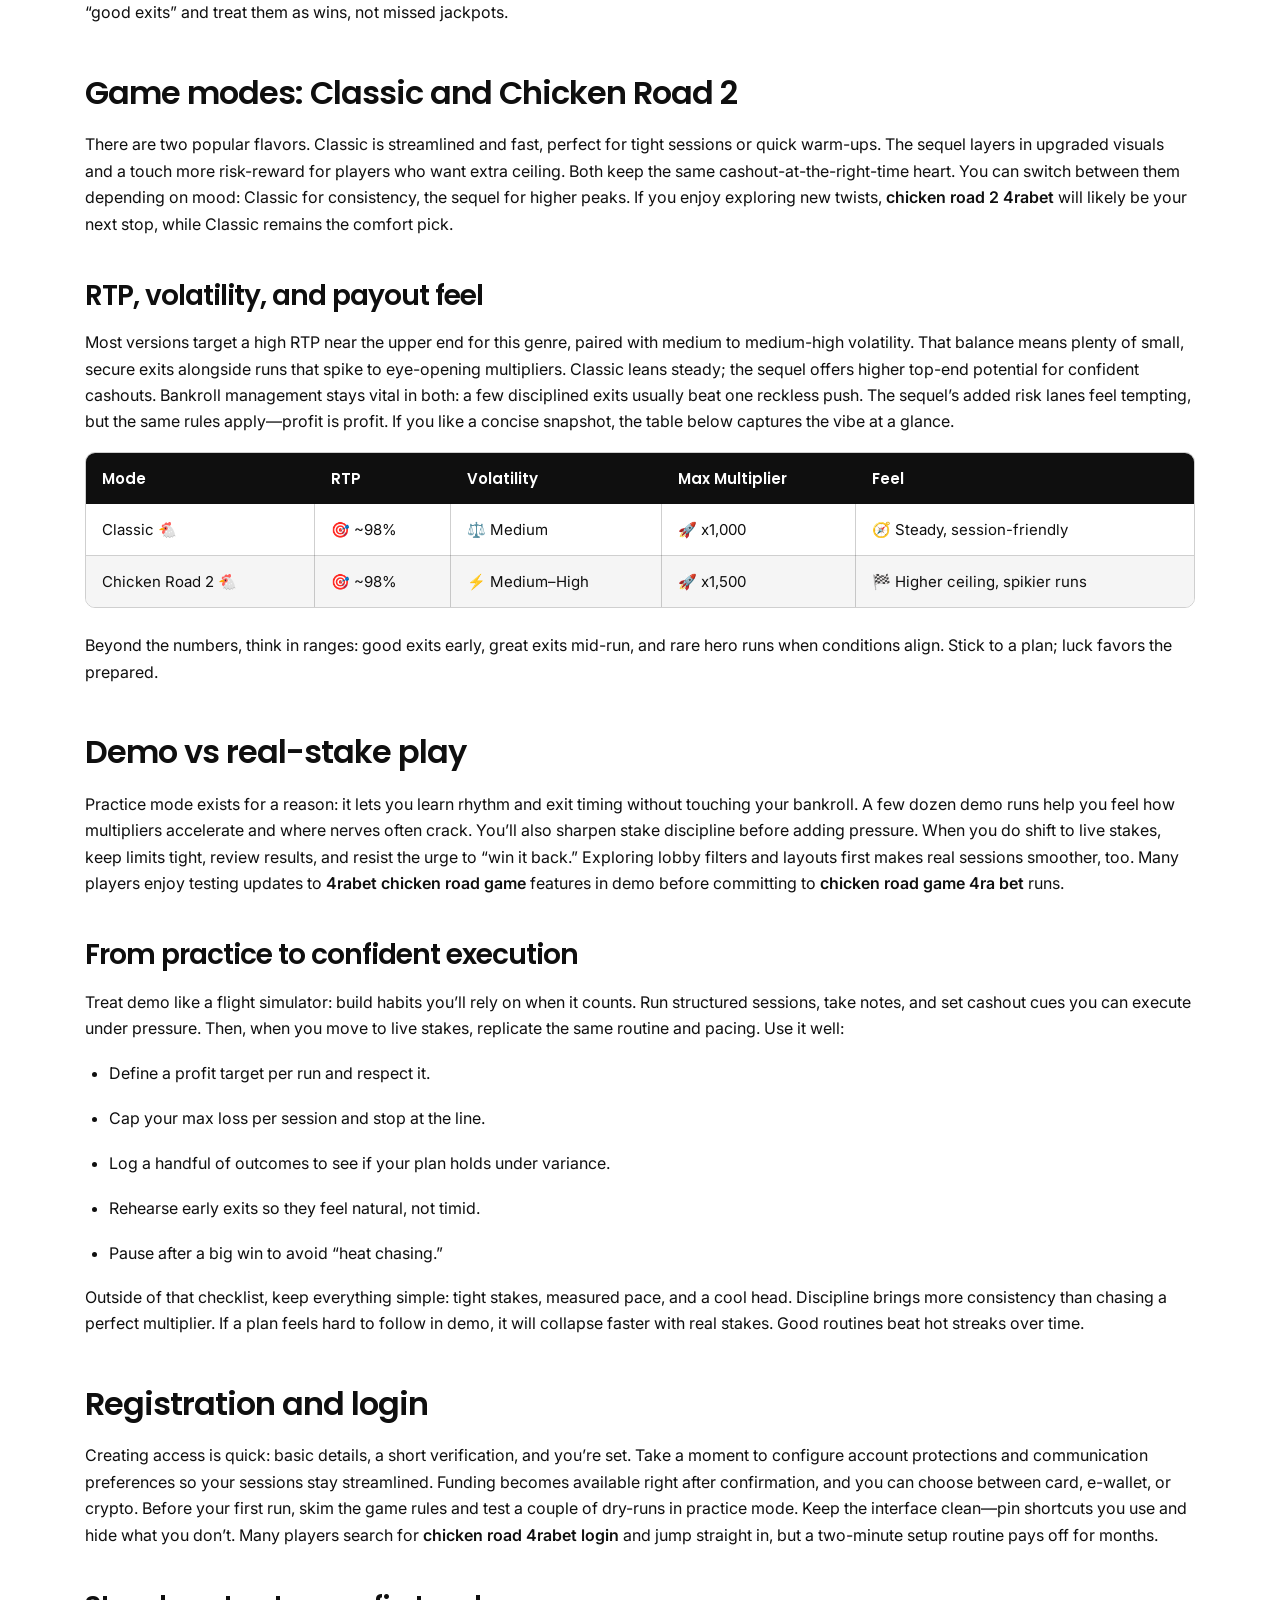
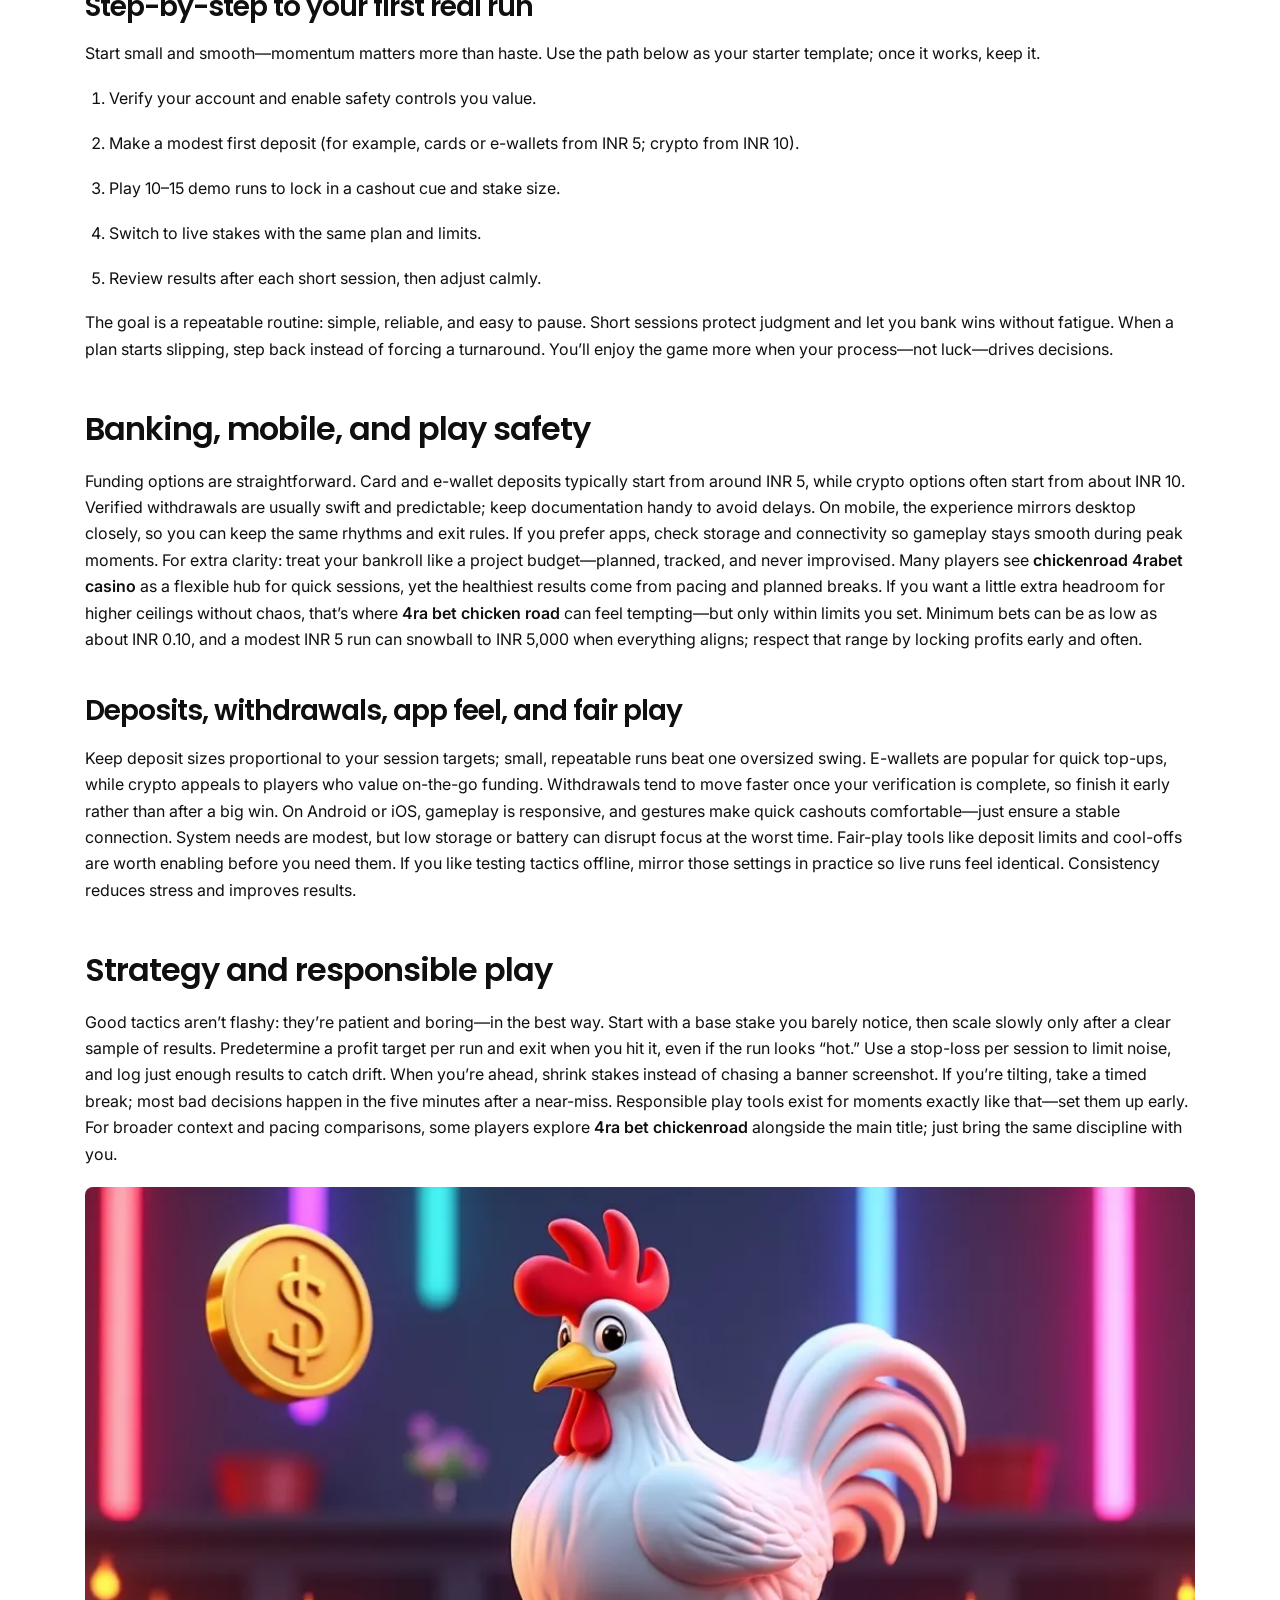
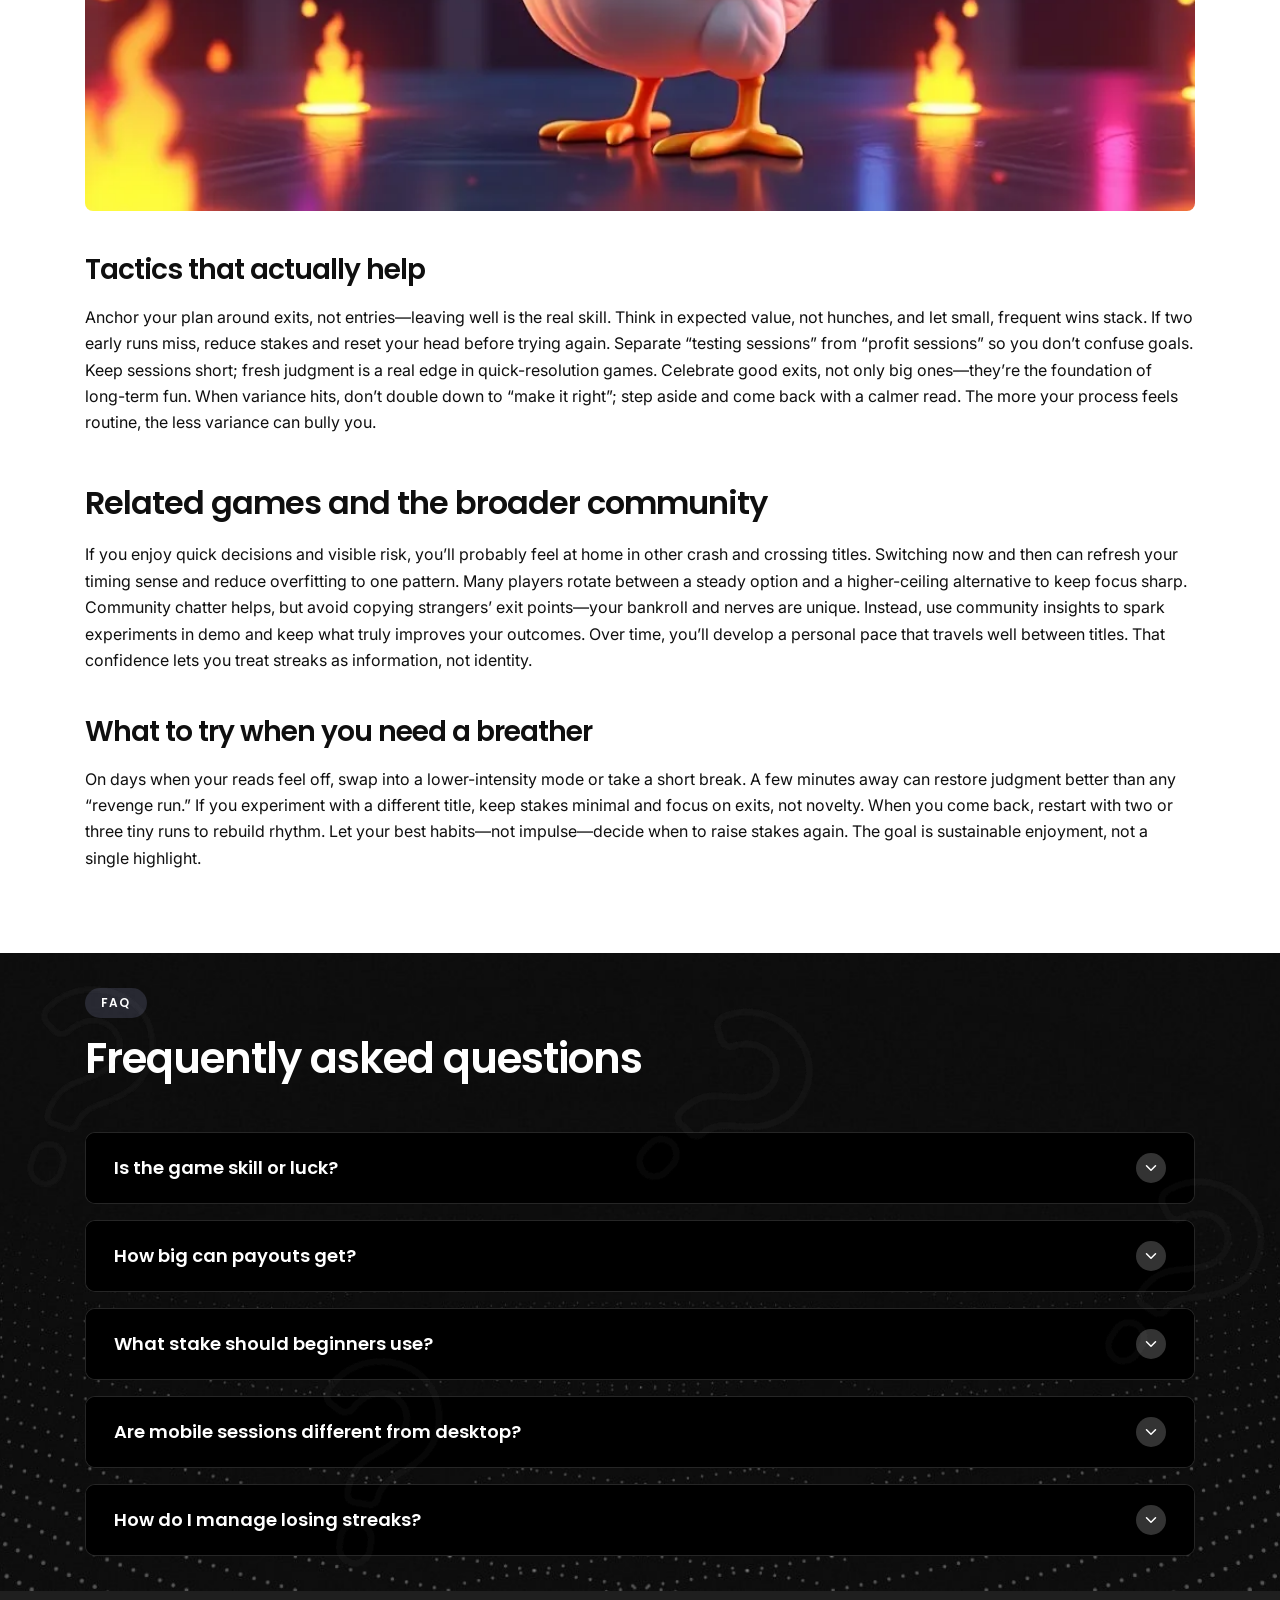
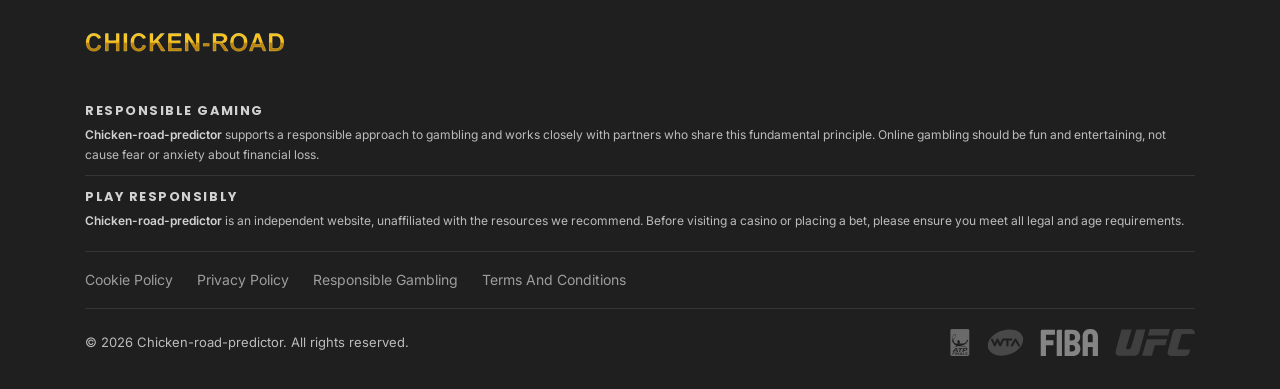
<file: 4rabet/index.html>
<!DOCTYPE html><html lang="en-in" data-theme="five"><head><meta charset="utf-8">
  <meta http-equiv="X-UA-Compatible" content="IE=edge">
  <meta name="viewport" content="width=device-width, initial-scale=1"><meta name="keywords" content="chicken road 4rabet, chickenroad 4rabet, 4ra bet chicken road, chicken road game 4ra bet, chicken road 2 4rabet, 4rabet chicken road 2, chicken road 4rabet login, chickenroad 4rabet casino, 4rabet chicken road game, 4ra bet chickenroad"><meta name="description" content="chicken road 4rabet guide: learn how to play, access demo mode, make INR deposits, and discover strategies for safe, responsible gaming.">

  <link rel="canonical" href="https://chicken-road-predictor.com/4rabet/">

  <meta property="og:type" content="website">
  <meta property="og:url" content="https://chicken-road-predictor.com/4rabet/">
  <meta property="og:title" content="Chicken Road 4rabet Guide: Play, Demo, INR Banking">
  <meta property="og:description" content="chicken road 4rabet guide: learn how to play, access demo mode, make INR deposits, and discover strategies for safe, responsible gaming."><meta property="og:image" content="https://chicken-road-predictor.com/visuals/logo.c114f5ea36.png"><meta property="twitter:card" content="summary_large_image">
  <meta property="twitter:url" content="https://chicken-road-predictor.com/4rabet/">
  <meta property="twitter:title" content="Chicken Road 4rabet Guide: Play, Demo, INR Banking">
  <meta property="twitter:description" content="chicken road 4rabet guide: learn how to play, access demo mode, make INR deposits, and discover strategies for safe, responsible gaming."><meta property="twitter:image" content="https://chicken-road-predictor.com/visuals/logo.c114f5ea36.png"><title>Chicken Road 4rabet Guide: Play, Demo, INR Banking</title><link rel="shortcut icon" type="image/png" href="/visuals/favicon-32x32.b5c2bf89c3.png"><meta name="robots" content="index, follow">

  
  <link rel="preconnect" href="https://fonts.googleapis.com">
  <link rel="preconnect" href="https://fonts.gstatic.com" crossorigin="">
  <link href="https://fonts.googleapis.com/css2?family=Inter:wght@300;400;500;600&amp;family=Poppins:wght@400;500;600;700;800&amp;display=swap" rel="stylesheet">

  
  <link href="/stylepack/bootstrap.min.3bfefcea.css" rel="stylesheet">

  
  <link href="/stylepack/tabler-icons.min.72e4b4d2.css" rel="stylesheet">

  
  <link href="/stylepack/startix-compiled.bd291d92.css" rel="stylesheet">

  
  <link href="/stylepack/startix-fixes.638b0f1a.css" rel="stylesheet"><script type="application/ld+json">
{
  "@context": "https://schema.org",
  "@graph": [
    {
      "@type": "WebSite",
      "@id": "https:\/\/chicken-road-predictor.com\/#website",
      "url": "https:\/\/chicken-road-predictor.com\/",
      "name": "Chicken-road-predictor",
      "potentialAction": {
        "@type": "SearchAction",
        "target": "https:\/\/chicken-road-predictor.com\/search?q={search_term_string}",
        "query-input": "required name=search_term_string"
      },
      "publisher": {
         "@id": "https:\/\/chicken-road-predictor.com\/#organization"
      },
      "inLanguage": "en-IN"
    },
    {
      "@type": "Organization",
      "@id": "https:\/\/chicken-road-predictor.com\/#organization",
      "name": "Chicken-road-predictor",
      "url": "https:\/\/chicken-road-predictor.com\/",
      "logo": {
        "@type": "ImageObject",
        "url": "https:\/\/chicken-road-predictor.com\/images\/logo.png"

      }},{
      "@type": "BreadcrumbList",
      "@id": "https:\/\/chicken-road-predictor.com\/4rabet\/#breadcrumb",
      "itemListElement": [{
          "@type": "ListItem",
          "position":  1 ,
          "name": "Home",
          "item": "https:\/\/chicken-road-predictor.com\/"
        },
            {
              "@type": "ListItem",
              "position":  2 ,
              "name": "Chicken Road Crash Game: Modes, RTP 98%, Jackpot \u0026 Mobile",
              "item": "https:\/\/chicken-road-predictor.com\/"
            },
        {
          "@type": "ListItem",
          "position":  3 ,
          "name": "Chicken Road 4rabet Guide: Play, Demo, INR Banking"
        }
      ]
    },{"@type": "WebPage",
      "@id": "https:\/\/chicken-road-predictor.com\/4rabet\/",
      "url": "https:\/\/chicken-road-predictor.com\/4rabet\/",
      "name": "Chicken Road 4rabet Guide: Play, Demo, INR Banking",
      "description": "chicken road 4rabet guide: learn how to play, access demo mode, make INR deposits, and discover strategies for safe, responsible gaming.",
      "inLanguage": "en-IN","datePublished": "2026-07-29T00:00:00Z",
      "dateModified": "2026-03-28T23:57:10\u002b00:00",
      "isPartOf": {
        "@id": "https:\/\/chicken-road-predictor.com\/#website"
      },"breadcrumb": {
         "@id": "https:\/\/chicken-road-predictor.com\/4rabet\/#breadcrumb"
       }},
    {
      "@type": "FAQPage",
      "mainEntity": [{
          "@type": "Question",
          "name": "Is the game skill or luck?",
          "acceptedAnswer": {
            "@type": "Answer",
            "text": "It’s both. Outcomes are uncertain, but your decisions about stake size, timing, and exits meaningfully influence results. Over many sessions, discipline and consistent routines do more than any individual hot streak. Treat each run as a fresh decision rather than a continuation of the last. That mindset reduces tilt and keeps your plan intact. With practice, your average exit improves, and that’s where most long-term gains come from.\n"
          }
        },{
          "@type": "Question",
          "name": "How big can payouts get?",
          "acceptedAnswer": {
            "@type": "Answer",
            "text": "Multipliers can climb dramatically, especially in the sequel mode, so a small stake can scale to impressive results. Think in probabilities, though—those hero runs are rare by design. The healthiest way to approach them is to bank good exits and let the occasional spike be a bonus. If you hit a standout run, consider pausing to lock in the win psychologically. Protecting mindset is part of protecting bankroll.\n"
          }
        },{
          "@type": "Question",
          "name": "What stake should beginners use?",
          "acceptedAnswer": {
            "@type": "Answer",
            "text": "Start with amounts you won’t notice—tiny numbers keep decisions clear. Build a routine in demo, then carry the same stake and exit rules into live play. As you gather results, scale slowly and only after a calm review. If your exits slip, scale back immediately and reset. Comfort with your stake size is more important than chasing a perfect multiplier.\n"
          }
        },{
          "@type": "Question",
          "name": "Are mobile sessions different from desktop?",
          "acceptedAnswer": {
            "@type": "Answer",
            "text": "The mechanics are identical, but your environment changes. On a phone, gestures make quick exits feel natural, yet distractions are more common. Use do-not-disturb and ensure a good connection before starting. Keep sessions short and focused; mobile shine comes from swift, deliberate runs. If your attention wanders, take a break rather than forcing a decision.\n"
          }
        },{
          "@type": "Question",
          "name": "How do I manage losing streaks?",
          "acceptedAnswer": {
            "@type": "Answer",
            "text": "Pre-define a stop-loss and honor it without debate. After you hit it, step away and review calmly—were exits late, or were outcomes simply rough? Shrink stakes for the next session and rebuild rhythm with a few small, confident runs. Avoid chasing; it rarely ends well. Consistency returns faster when you protect your process first and your balance second.\n"
          }
        }]
    }]
}
</script><meta name="generator" content="Hugo 0.148.2"></head>
<body>
  
  <div class="page-wrapper_5c7bb8c1851837d8">
<header class="header-section style-three_3fe41460c78da8aa" id="header" aria-label="Main header">
  
  <nav class="navbar navbar-expand-xl_8aed0ae523b8af78">

    
    <a class="navbar-brand_5ae0578736f5d493" href="/" title="Chicken-road-predictor" aria-label="Chicken-road-predictor">
      <img src="/visuals/logo.c114f5ea36.png" alt="Chicken-road-predictor" title="Chicken-road-predictor" class="w-auto_74a98a52a7b452ca h-auto_3a431f819178b475">
    </a>

    
    <div class="navbar-mobile-end_fc071526d60ee2bb d-flex_a0130375ff34d71f align-items-center_b0f294c24d005619 gap-3_5cbdf3dd4ea8a3a1 ms-auto_cc5d6035d0261f1d d-xl-none_5b4da4baa89acdef"><a href="/play/" id="PlayButton" class="theme-btn_3b5527bdf7ce9922" title="Play" rel="noopener noreferrer nofollow">Play</a>
<button class="navbar-toggler" type="button" aria-expanded="false" aria-label="Toggle navigation">
        <i class="ti ti-chevron-right startix-dd-arrow"></i>
      </button>
    </div>

    
    <div class="collapse navbar-collapse_8da448488306c126" id="startixNav">
      <ul class="navbar-nav mx-auto_96750e934f060f15"><li class="startix-dd">
          <a href="/" title="Home">Home</a>
        </li><li class="startix-dd">
          <a href="/meet-us/" title="About Us">About Us</a>
        </li><li class="startix-dd">
          <a href="/app/" title="App">App</a>
        </li><li class="startix-dd active">
          <a href="#" title="Play">
            Play
            <i class="ti ti-chevron-right startix-dd-arrow"></i>
          </a>
          <ul class="startix-dd-menu"><li><a href="/1xbet/" title="1Xbet">1Xbet</a></li><li><a href="/4rabet/" title="4Rabet">4Rabet</a></li><li><a href="/valor/" title="Valor">Valor</a></li></ul>
        </li><li class="startix-dd">
          <a href="/contact-info/" title="Contacts">Contacts</a>
        </li><li class="startix-dd">
          <a href="/demo/" title="Demo">Demo</a>
        </li></ul>
    </div>

    
    <div class="header-navigation_32572d8aa5ced100 d-none_4541d001d66d28a3 d-xl-flex_09776f1107ea3057 align-items-center_b0f294c24d005619"><a href="/play/" id="PlayButton" class="theme-btn_3b5527bdf7ce9922" title="Play" rel="noopener noreferrer nofollow">Play</a>
</div>

  </nav>
</header>

<section class="page-banner_d1a13cfecc55311f jarallax" aria-label="Page title">
  <div class="jarallax-img" style="background-image: url(/visuals/hero-bg.0852c31cda.png);"></div>
  <div class="container"><div class="page-banner-content_772df75a7581d413 page-banner-inner_47fc0c1f78db2b49">
      <h1>Chicken Road 4rabet — your complete playbook</h1>
      <ul class="page-banner-crumbs_00783f8bc7102abf list-unstyled_278eb699c9adcdac">
        <li><a href="/">Home</a></li>
        <li>4Rabet</li>
      </ul>
    </div></div>
</section>
<section class="wpo-service-single-section section-padding_77744b78ead4d589">
  <div class="container">
    <div class="row_f75b3eec46a81fa2">
      <div class="col_d33a595d1e3d0fa6 col-12_ace120c6860405f7">
        <article class="hp-content">
<p>This guide gives you everything you need to enjoy the game with
confidence, from rules and payouts to practice modes and banking. You’ll
see how the core mechanics work, where the demo fits, and when to switch
to real stakes for bigger thrills. We’ll walk through login and setup,
mobile play, and practical strategy that actually helps. Along the way,
you’ll find one quick table with visual cues, a single checklist of demo
benefits, and a concise step-by-step for getting started.
<img class="hp-content-img_d815325eea9ce18f img-fluid_a9b8ad9ae4f547b1" src="/visuals/doc_4rabet_a87c0ad5e8/chicken-road-4rabet-guide-play,-demo,-inr-banking-1.webp" alt="Chicken-road-predictor" title="Chicken-road-predictor" loading="lazy">
</p>
<h2 id="what-is-chicken-road-at-4rabet">What is Chicken Road at 4rabet?</h2>
<p>The appeal is simple: you guide a chicken through riskier and riskier
crossings, deciding when to cash out before danger strikes. Each
successful step lifts the multiplier, but hesitation or greed can wipe
the run. That tension keeps sessions short, punchy, and surprisingly
strategic. The interface is clean, so new players can learn fast while
still finding depth. Many fans first discover the game while exploring
<strong>chicken road 4rabet</strong> content, then stick around because the runs feel
varied and skillful. In the broader ecosystem of instant-win titles,
<strong>chickenroad 4rabet</strong> stands out for its readable risk and satisfying
cashout moments.</p>
<h3 id="core-mechanics-and-why-they-hook-players">Core mechanics and why they hook players</h3>
<p>You choose a stake, start the run, and watch the multiplier climb with
every successful crossing. The fun is in judging momentum—quit too early
and you leave value on the table; push too far and you lose everything.
Because rounds are quick, you get constant feedback on your decisions
and can iterate your approach. The interface makes stake sizing and
cashout timing intuitive, which helps you focus on reading risk. Even
small tweaks, like setting soft profit targets, can change outcomes over
a session. Socially, comparing best runs creates a friendly competition
without turning it into a grind. The game rewards discipline more than
bravado, which is why seasoned players often look calm rather than
flashy. Over time you learn to spot “good exits” and treat them as wins,
not missed jackpots.</p>
<h2 id="game-modes-classic-and-chicken-road-2">Game modes: Classic and Chicken Road 2</h2>
<p>There are two popular flavors. Classic is streamlined and fast, perfect
for tight sessions or quick warm-ups. The sequel layers in upgraded
visuals and a touch more risk-reward for players who want extra ceiling.
Both keep the same cashout-at-the-right-time heart. You can switch
between them depending on mood: Classic for consistency, the sequel for
higher peaks. If you enjoy exploring new twists, <strong>chicken road 2
4rabet</strong> will likely be your next stop, while Classic remains the
comfort pick.</p>
<h3 id="rtp-volatility-and-payout-feel">RTP, volatility, and payout feel</h3>
<p>Most versions target a high RTP near the upper end for this genre,
paired with medium to medium-high volatility. That balance means plenty
of small, secure exits alongside runs that spike to eye-opening
multipliers. Classic leans steady; the sequel offers higher top-end
potential for confident cashouts. Bankroll management stays vital in
both: a few disciplined exits usually beat one reckless push. The
sequel’s added risk lanes feel tempting, but the same rules apply—profit
is profit. If you like a concise snapshot, the table below captures the
vibe at a glance.</p>
<table>
  <thead>
      <tr>
          <th><strong>Mode</strong></th>
          <th><strong>RTP</strong></th>
          <th><strong>Volatility</strong></th>
          <th><strong>Max Multiplier</strong></th>
          <th><strong>Feel</strong></th>
      </tr>
  </thead>
  <tbody>
      <tr>
          <td>Classic 🐔</td>
          <td>🎯 ~98%</td>
          <td>⚖️ Medium</td>
          <td>🚀 x1,000</td>
          <td>🧭 Steady, session-friendly</td>
      </tr>
      <tr>
          <td>Chicken Road 2 🐔</td>
          <td>🎯 ~98%</td>
          <td>⚡ Medium–High</td>
          <td>🚀 x1,500</td>
          <td>🏁 Higher ceiling, spikier runs</td>
      </tr>
  </tbody>
</table>
<p>Beyond the numbers, think in ranges: good exits early, great exits
mid-run, and rare hero runs when conditions align. Stick to a plan; luck
favors the prepared.</p>
<h2 id="demo-vs-real-stake-play">Demo vs real-stake play</h2>
<p>Practice mode exists for a reason: it lets you learn rhythm and exit
timing without touching your bankroll. A few dozen demo runs help you
feel how multipliers accelerate and where nerves often crack. You’ll
also sharpen stake discipline before adding pressure. When you do shift
to live stakes, keep limits tight, review results, and resist the urge
to “win it back.” Exploring lobby filters and layouts first makes real
sessions smoother, too. Many players enjoy testing updates to <strong>4rabet
chicken road game</strong> features in demo before committing to <strong>chicken road
game 4ra bet</strong> runs.</p>
<h3 id="from-practice-to-confident-execution">From practice to confident execution</h3>
<p>Treat demo like a flight simulator: build habits you’ll rely on when it
counts. Run structured sessions, take notes, and set cashout cues you
can execute under pressure. Then, when you move to live stakes,
replicate the same routine and pacing. Use it well:</p>
<ul>
<li>
<p>Define a profit target per run and respect it.</p>
</li>
<li>
<p>Cap your max loss per session and stop at the line.</p>
</li>
<li>
<p>Log a handful of outcomes to see if your plan holds under variance.</p>
</li>
<li>
<p>Rehearse early exits so they feel natural, not timid.</p>
</li>
<li>
<p>Pause after a big win to avoid “heat chasing.”</p>
</li>
</ul>
<p>Outside of that checklist, keep everything simple: tight stakes,
measured pace, and a cool head. Discipline brings more consistency than
chasing a perfect multiplier. If a plan feels hard to follow in demo, it
will collapse faster with real stakes. Good routines beat hot streaks
over time.</p>
<h2 id="registration-and-login">Registration and login</h2>
<p>Creating access is quick: basic details, a short verification, and
you’re set. Take a moment to configure account protections and
communication preferences so your sessions stay streamlined. Funding
becomes available right after confirmation, and you can choose between
card, e-wallet, or crypto. Before your first run, skim the game rules
and test a couple of dry-runs in practice mode. Keep the interface
clean—pin shortcuts you use and hide what you don’t. Many players search
for <strong>chicken road 4rabet login</strong> and jump straight in, but a two-minute
setup routine pays off for months.</p>
<h3 id="step-by-step-to-your-first-real-run">Step-by-step to your first real run</h3>
<p>Start small and smooth—momentum matters more than haste. Use the path
below as your starter template; once it works, keep it.</p>
<ol>
<li>
<p>Verify your account and enable safety controls you value.</p>
</li>
<li>
<p>Make a modest first deposit (for example, cards or e-wallets from
INR 5; crypto from INR 10).</p>
</li>
<li>
<p>Play 10–15 demo runs to lock in a cashout cue and stake size.</p>
</li>
<li>
<p>Switch to live stakes with the same plan and limits.</p>
</li>
<li>
<p>Review results after each short session, then adjust calmly.</p>
</li>
</ol>
<p>The goal is a repeatable routine: simple, reliable, and easy to pause.
Short sessions protect judgment and let you bank wins without fatigue.
When a plan starts slipping, step back instead of forcing a turnaround.
You’ll enjoy the game more when your process—not luck—drives decisions.</p>
<h2 id="banking-mobile-and-play-safety">Banking, mobile, and play safety</h2>
<p>Funding options are straightforward. Card and e-wallet deposits
typically start from around INR 5, while crypto options often start from
about INR 10. Verified withdrawals are usually swift and predictable;
keep documentation handy to avoid delays. On mobile, the experience
mirrors desktop closely, so you can keep the same rhythms and exit
rules. If you prefer apps, check storage and connectivity so gameplay
stays smooth during peak moments. For extra clarity: treat your bankroll
like a project budget—planned, tracked, and never improvised. Many
players see <strong>chickenroad 4rabet casino</strong> as a flexible hub for quick
sessions, yet the healthiest results come from pacing and planned
breaks. If you want a little extra headroom for higher ceilings without
chaos, that’s where <strong>4ra bet chicken road</strong> can feel tempting—but only
within limits you set. Minimum bets can be as low as about INR 0.10, and
a modest INR 5 run can snowball to INR 5,000 when everything aligns;
respect that range by locking profits early and often.</p>
<h3 id="deposits-withdrawals-app-feel-and-fair-play">Deposits, withdrawals, app feel, and fair play</h3>
<p>Keep deposit sizes proportional to your session targets; small,
repeatable runs beat one oversized swing. E-wallets are popular for
quick top-ups, while crypto appeals to players who value on-the-go
funding. Withdrawals tend to move faster once your verification is
complete, so finish it early rather than after a big win. On Android or
iOS, gameplay is responsive, and gestures make quick cashouts
comfortable—just ensure a stable connection. System needs are modest,
but low storage or battery can disrupt focus at the worst time.
Fair-play tools like deposit limits and cool-offs are worth enabling
before you need them. If you like testing tactics offline, mirror those
settings in practice so live runs feel identical. Consistency reduces
stress and improves results.</p>
<h2 id="strategy-and-responsible-play">Strategy and responsible play</h2>
<p>Good tactics aren’t flashy: they’re patient and boring—in the best way.
Start with a base stake you barely notice, then scale slowly only after
a clear sample of results. Predetermine a profit target per run and exit
when you hit it, even if the run looks “hot.” Use a stop-loss per
session to limit noise, and log just enough results to catch drift. When
you’re ahead, shrink stakes instead of chasing a banner screenshot. If
you’re tilting, take a timed break; most bad decisions happen in the
five minutes after a near-miss. Responsible play tools exist for moments
exactly like that—set them up early. For broader context and pacing
comparisons, some players explore <strong>4ra bet chickenroad</strong> alongside the
main title; just bring the same discipline with you.
<img class="hp-content-img_d815325eea9ce18f img-fluid_a9b8ad9ae4f547b1" src="/visuals/doc_4rabet_a87c0ad5e8/chicken-road-4rabet-guide-play,-demo,-inr-banking-2.webp" alt="Chicken-road-predictor" title="Chicken-road-predictor" loading="lazy">
</p>
<h3 id="tactics-that-actually-help">Tactics that actually help</h3>
<p>Anchor your plan around exits, not entries—leaving well is the real
skill. Think in expected value, not hunches, and let small, frequent
wins stack. If two early runs miss, reduce stakes and reset your head
before trying again. Separate “testing sessions” from “profit sessions”
so you don’t confuse goals. Keep sessions short; fresh judgment is a
real edge in quick-resolution games. Celebrate good exits, not only big
ones—they’re the foundation of long-term fun. When variance hits, don’t
double down to “make it right”; step aside and come back with a calmer
read. The more your process feels routine, the less variance can bully
you.</p>
<h2 id="related-games-and-the-broader-community">Related games and the broader community</h2>
<p>If you enjoy quick decisions and visible risk, you’ll probably feel at
home in other crash and crossing titles. Switching now and then can
refresh your timing sense and reduce overfitting to one pattern. Many
players rotate between a steady option and a higher-ceiling alternative
to keep focus sharp. Community chatter helps, but avoid copying
strangers’ exit points—your bankroll and nerves are unique. Instead, use
community insights to spark experiments in demo and keep what truly
improves your outcomes. Over time, you’ll develop a personal pace that
travels well between titles. That confidence lets you treat streaks as
information, not identity.</p>
<h3 id="what-to-try-when-you-need-a-breather">What to try when you need a breather</h3>
<p>On days when your reads feel off, swap into a lower-intensity mode or
take a short break. A few minutes away can restore judgment better than
any “revenge run.” If you experiment with a different title, keep stakes
minimal and focus on exits, not novelty. When you come back, restart
with two or three tiny runs to rebuild rhythm. Let your best habits—not
impulse—decide when to raise stakes again. The goal is sustainable
enjoyment, not a single highlight.</p>
</article>
      </div>
    </div>
  </div>
</section>
<section class="faq-section_2cf1b20575fba376 bg-img_7e7acede7d7f5482 bg-dark_c73f8d5f197668cd" style="background-image: url(/visuals/shade2.34b51c2ab2.png)">
  
  <div class="faq-deco_44599edea913d89f faq-deco-1_f1922924014df3ee" aria-hidden="true">
    <img src="/visuals/question-mark.df7d5ad685.png" alt="question-mark" title="Chicken-road-predictor">
  </div>
  <div class="faq-deco_44599edea913d89f faq-deco-2_b714f5c7bbb496bf" aria-hidden="true">
    <img src="/visuals/question-mark.df7d5ad685.png" alt="question-mark" title="Chicken-road-predictor">
  </div>
  <div class="faq-deco_44599edea913d89f faq-deco-3_b5e79bce95b3520f" aria-hidden="true">
    <img src="/visuals/question-mark.df7d5ad685.png" alt="question-mark" title="Chicken-road-predictor">
  </div>
  <div class="faq-deco_44599edea913d89f faq-deco-4_0ed372f64571a34e" aria-hidden="true">
    <img src="/visuals/question-mark.df7d5ad685.png" alt="question-mark" title="Chicken-road-predictor">
  </div>

  <div class="divider_5d7da7dee699a98c"></div>
  <div class="container">

    <div class="row_f75b3eec46a81fa2 g-5_fe062c3f72348e77 align-items-start_bad41c193e9a58e9">

      
      <div class="col-12_ace120c6860405f7 col-md-5_234cbad1f7edeb84 col-xl-4_6c4fb4f2e95aaafe">
        <div class="faq-heading_9386cb54868ccdb8">
          <span class="faq-subtitle_689df4af15c3ed2d">FAQ</span>
          <h2>Frequently asked questions</h2>
        </div>
      </div>

      
      <div class="col-12_ace120c6860405f7 col-md-7_e31f5f0c305848f3 col-xl-8_8c90120b2e24f29c">
        <div class="faq-accordion"><div class="faq-item">
            <button class="faq-btn" aria-expanded="false">
              <span>Is the game skill or luck?</span>
              <span class="faq-chevron_a25da128985fa7d5" aria-hidden="true"></span>
            </button>
            <div class="faq-body">
              <div class="faq-body-inner_55c338025dd7d22f">
                <p>It’s both. Outcomes are uncertain, but your decisions about stake size,
timing, and exits meaningfully influence results. Over many sessions,
discipline and consistent routines do more than any individual hot
streak. Treat each run as a fresh decision rather than a continuation of
the last. That mindset reduces tilt and keeps your plan intact. With
practice, your average exit improves, and that’s where most long-term
gains come from.</p>

              </div>
            </div>
          </div><div class="faq-item">
            <button class="faq-btn" aria-expanded="false">
              <span>How big can payouts get?</span>
              <span class="faq-chevron_a25da128985fa7d5" aria-hidden="true"></span>
            </button>
            <div class="faq-body">
              <div class="faq-body-inner_55c338025dd7d22f">
                <p>Multipliers can climb dramatically, especially in the sequel mode, so a
small stake can scale to impressive results. Think in probabilities,
though—those hero runs are rare by design. The healthiest way to
approach them is to bank good exits and let the occasional spike be a
bonus. If you hit a standout run, consider pausing to lock in the win
psychologically. Protecting mindset is part of protecting bankroll.</p>

              </div>
            </div>
          </div><div class="faq-item">
            <button class="faq-btn" aria-expanded="false">
              <span>What stake should beginners use?</span>
              <span class="faq-chevron_a25da128985fa7d5" aria-hidden="true"></span>
            </button>
            <div class="faq-body">
              <div class="faq-body-inner_55c338025dd7d22f">
                <p>Start with amounts you won’t notice—tiny numbers keep decisions clear.
Build a routine in demo, then carry the same stake and exit rules into
live play. As you gather results, scale slowly and only after a calm
review. If your exits slip, scale back immediately and reset. Comfort
with your stake size is more important than chasing a perfect
multiplier.</p>

              </div>
            </div>
          </div><div class="faq-item">
            <button class="faq-btn" aria-expanded="false">
              <span>Are mobile sessions different from desktop?</span>
              <span class="faq-chevron_a25da128985fa7d5" aria-hidden="true"></span>
            </button>
            <div class="faq-body">
              <div class="faq-body-inner_55c338025dd7d22f">
                <p>The mechanics are identical, but your environment changes. On a phone,
gestures make quick exits feel natural, yet distractions are more
common. Use do-not-disturb and ensure a good connection before starting.
Keep sessions short and focused; mobile shine comes from swift,
deliberate runs. If your attention wanders, take a break rather than
forcing a decision.</p>

              </div>
            </div>
          </div><div class="faq-item">
            <button class="faq-btn" aria-expanded="false">
              <span>How do I manage losing streaks?</span>
              <span class="faq-chevron_a25da128985fa7d5" aria-hidden="true"></span>
            </button>
            <div class="faq-body">
              <div class="faq-body-inner_55c338025dd7d22f">
                <p>Pre-define a stop-loss and honor it without debate. After you hit it,
step away and review calmly—were exits late, or were outcomes simply
rough? Shrink stakes for the next session and rebuild rhythm with a few
small, confident runs. Avoid chasing; it rarely ends well. Consistency
returns faster when you protect your process first and your balance
second.</p>

              </div>
            </div>
          </div></div>
      </div>

    </div>
  </div>
  <div class="divider_5d7da7dee699a98c"></div>
</section>
<script>
(function(){
  document.querySelectorAll('.faq-btn').forEach(function(btn){
    btn.addEventListener('click', function(){
      var item = btn.closest('.faq-item');
      var body = item.querySelector('.faq-body');
      var open = btn.getAttribute('aria-expanded') === 'true';
       
      btn.closest('.faq-accordion').querySelectorAll('.faq-item').forEach(function(it){
        it.querySelector('.faq-btn').setAttribute('aria-expanded','false');
        it.querySelector('.faq-body').style.maxHeight = '0';
        it.classList.remove('faq-item-open');
      });
       
      if(!open){
        btn.setAttribute('aria-expanded','true');
        body.style.maxHeight = body.scrollHeight + 'px';
        item.classList.add('faq-item-open');
      }
    });
  });
})();
</script>
<footer class="footer-section_c96f66e483be6b19 footer-dark_4b8441b530d6969c">

  <div class="container footer-layout_c256302f65396353">

    
    <div class="footer-row-logo_a0a05d7a04df12aa"><a href="/" title="Chicken-road-predictor" class="d-inline-block_e6a6f6a95b39cd0e">
  <img src="/visuals/logo.c114f5ea36.png" alt="Chicken-road-predictor" title="Chicken-road-predictor" height="30">
</a>
</div>

    
    <div class="footer-row-disclaimers_4b9f14b87f7b32ea"><div class="footer-disclaimer_3909937c0e73b5c9">
        <p class="footer-disclaimer-label_7ca46dd947fc4081">RESPONSIBLE GAMING</p>
        <p class="footer-disclaimer-text_34b1576f9762130c"><strong>Chicken-road-predictor</strong> supports a responsible approach to gambling and works closely with partners who share this fundamental principle. Online gambling should be fun and entertaining, not cause fear or anxiety about financial loss.</p>
      </div><div class="footer-disclaimer_3909937c0e73b5c9">
        <p class="footer-disclaimer-label_7ca46dd947fc4081">PLAY RESPONSIBLY</p>
        <p class="footer-disclaimer-text_34b1576f9762130c"><strong>Chicken-road-predictor</strong> is an independent website, unaffiliated with the resources we recommend. Before visiting a casino or placing a bet, please ensure you meet all legal and age requirements.</p>
      </div></div>

    <div class="footer-row-nav_7b0d1cacb02906ec">
      <ul class="footer-nav-links_faa63ef283f4d896"><li><a href="/cookie-policy/">Cookie Policy</a></li><li><a href="/privacy-policy/">Privacy Policy</a></li><li><a href="/responsible-gambling/">Responsible Gambling</a></li><li><a href="/terms-and-conditions/">Terms And Conditions</a></li></ul>
    </div>
    <div class="footer-row-bottom_43ef507bd9604477">
      <p class="footer-copyright_f698370f2737ffad mb-0_1f771bc1e7b278e5">© 2026 Chicken-road-predictor. All rights reserved.
      </p>
      <div class="footer-trust-logos_e0dd37e74a89d7e3"><ul class="list-inline_a0dee58922ba61e9 mb-0_1f771bc1e7b278e5 d-flex_a0130375ff34d71f flex-wrap_a5ab8d25ee999420 align-items-center_b0f294c24d005619 gap-3_5cbdf3dd4ea8a3a1"><li class="list-inline-item_febd6d04ca3a914d">
      <img src="/visuals/casino-logos_e4f2c6b176/atp.e6432b990e.svg" alt="Chicken-road-predictor" title="Chicken-road-predictor" loading="lazy" height="28" style="height:28px;width:auto;">
    </li><li class="list-inline-item_febd6d04ca3a914d">
      <img src="/visuals/casino-logos_e4f2c6b176/wta.9aa23af5f6.svg" alt="Chicken-road-predictor" title="Chicken-road-predictor" loading="lazy" height="28" style="height:28px;width:auto;">
    </li><li class="list-inline-item_febd6d04ca3a914d">
      <img src="/visuals/casino-logos_e4f2c6b176/fiba.65ae692147.svg" alt="Chicken-road-predictor" title="Chicken-road-predictor" loading="lazy" height="28" style="height:28px;width:auto;">
    </li><li class="list-inline-item_febd6d04ca3a914d">
      <img src="/visuals/casino-logos_e4f2c6b176/ufc.037498def4.svg" alt="Chicken-road-predictor" title="Chicken-road-predictor" loading="lazy" height="28" style="height:28px;width:auto;">
    </li></ul></div>
    </div>
  </div>

</footer>

</div>
  

  
  <script src="/bundleJS/jquery.min.ca4dd678.js"></script>
  <script src="/bundleJS/bootstrap.bundle.min.96821ecf.js"></script>
  <script src="/bundleJS/modernizr.custom.6324688b.js"></script>
  <script src="/bundleJS/jquery-plugin-collection.fc1ea994.js"></script>
  <script src="/bundleJS/script.697173a6.js"></script><script src="/app.eb832fd2dec5909038d12e22199421473439a672087e7b41044238248e5d27ac.js" integrity="sha384-kXdpxnScaUZfavoe+/ISN4eRZc5+fVwCJBKRxeT2ZiORlm5v10IHQdyxRlYZ+/g6" defer=""></script><script>
  (function () {
     
    var header = document.querySelector('.header-section');
    if (!header) return;

    function handleScroll() {
      header.classList.toggle('sticky-on', window.scrollY > 80);
    }
    window.addEventListener('scroll', handleScroll, { passive: true });
    handleScroll();

     
    var navCollapse = document.getElementById('startixNav');
    var toggler = document.querySelector('.navbar-toggler');

    if (navCollapse && toggler) {
      
      navCollapse.classList.remove('collapse');

      var menuOpen = false;

      function openMenu() {
        menuOpen = true;
        header.classList.add('mobile-menu-open');
        toggler.setAttribute('aria-expanded', 'true');

        
        navCollapse.classList.add('show');

        
        navCollapse.style.transition = 'none';
        navCollapse.style.overflowY = 'hidden';
        navCollapse.style.maxHeight = 'none';
        var fullHeight = navCollapse.scrollHeight;
        navCollapse.style.maxHeight = '0';
        navCollapse.offsetHeight; 
        navCollapse.style.transition = '';
        navCollapse.style.maxHeight = fullHeight + 'px';

        
        var onEnd = function () {
          navCollapse.removeEventListener('transitionend', onEnd);
          if (menuOpen) navCollapse.style.overflowY = 'auto';
        };
        navCollapse.addEventListener('transitionend', onEnd);
      }

      function closeMenu() {
        menuOpen = false;
        toggler.setAttribute('aria-expanded', 'false');
        
        navCollapse.style.overflowY = 'hidden';
        navCollapse.style.maxHeight = '0';
        
        var onEnd = function () {
          navCollapse.removeEventListener('transitionend', onEnd);
          navCollapse.classList.remove('show'); 
          header.classList.remove('mobile-menu-open');
          navCollapse.style.overflowY = '';
        };
        navCollapse.addEventListener('transitionend', onEnd);
      }

      
      var overlay = document.createElement('div');
      overlay.id = 'startix-nav-overlay';
      overlay.style.cssText = 'display:none;position:fixed;inset:0;z-index:9998;';
      document.body.appendChild(overlay);
      overlay.addEventListener('click', function () { closeMenu(); });

      
      var _baseOpen = openMenu, _baseClose = closeMenu;
      openMenu = function () { _baseOpen(); overlay.style.display = 'block'; };
      closeMenu = function () { overlay.style.display = 'none'; _baseClose(); };

      toggler.addEventListener('click', function () {
        if (menuOpen) { closeMenu(); } else { openMenu(); }
      });

      

      
      window.addEventListener('resize', function () {
        if (window.innerWidth >= 1200) {
          overlay.style.display = 'none';
          navCollapse.style.maxHeight = '';
          navCollapse.style.transition = '';
          navCollapse.classList.remove('show');
          header.classList.remove('mobile-menu-open');
          menuOpen = false;
          toggler.setAttribute('aria-expanded', 'false');
        }
      });
    }

     
    
    
    function initMobileSubmenus() {
      if (window.innerWidth >= 1200) return;
      document.querySelectorAll('.startix-dd-menu').forEach(function (menu) {
        menu.style.maxHeight = '0';
      });
      document.querySelectorAll('.startix-dd').forEach(function (li) {
        li.classList.remove('dd-open');
      });
    }

    
    
    
    function adjustAncestors(el, delta) {
      var node = el.parentElement;
      while (node) {
        if (node.classList && node.classList.contains('startix-dd-menu')) {
          var cur = parseFloat(node.style.maxHeight) || 0;
          node.style.maxHeight = (cur + delta) + 'px';
        }
        node = node.parentElement;
      }
      
      if (menuOpen && navCollapse) {
        var cur = parseFloat(navCollapse.style.maxHeight) || 0;
        navCollapse.style.maxHeight = (cur + delta) + 'px';
      }
    }

    
    document.querySelectorAll('.startix-dd > a').forEach(function (link) {
      var li = link.closest('.startix-dd');
      var menu = li.querySelector(':scope > .startix-dd-menu');
      if (!menu) return; 
      link.addEventListener('click', function (e) {
        if (window.innerWidth >= 1200) return; 
        e.preventDefault();
        e.stopPropagation();
        var isOpen = li.classList.contains('dd-open');

        
        li.parentElement.querySelectorAll(':scope > .startix-dd').forEach(function (sib) {
          if (sib === li) return;
          if (!sib.classList.contains('dd-open')) return;
          sib.classList.remove('dd-open');
          sib.querySelectorAll('.startix-dd-menu').forEach(function (m) {
            var h = parseFloat(m.style.maxHeight) || 0;
            if (h > 0) adjustAncestors(m, -h);
            m.style.maxHeight = '0';
            m.closest('.startix-dd') && m.closest('.startix-dd').classList.remove('dd-open');
          });
        });

        if (isOpen) {
          
          var currentH = parseFloat(menu.style.maxHeight) || 0;
          adjustAncestors(menu, -currentH);
          
          menu.querySelectorAll('.startix-dd-menu').forEach(function (nested) {
            nested.style.maxHeight = '0';
            nested.closest('.startix-dd') && nested.closest('.startix-dd').classList.remove('dd-open');
          });
          li.classList.remove('dd-open');
          menu.style.maxHeight = '0';
        } else {
          
          
          menu.style.transition = 'none';
          menu.style.maxHeight = 'none';
          var targetH = menu.scrollHeight;
          menu.style.maxHeight = '0';
          menu.offsetHeight; 
          menu.style.transition = 'max-height 0.3s ease';

          li.classList.add('dd-open');
          menu.style.maxHeight = targetH + 'px';
          
          adjustAncestors(menu, targetH);
        }
      });
    });

    
    window.addEventListener('resize', function () {
      if (window.innerWidth >= 1200) {
        document.querySelectorAll('.startix-dd-menu').forEach(function (menu) {
          menu.style.maxHeight = '';
          menu.style.overflow = '';
          menu.style.transition = '';
          menu.style.display = '';
        });
        document.querySelectorAll('.startix-dd').forEach(function (li) {
          li.classList.remove('dd-open');
        });
      } else {
        initMobileSubmenus();
      }
    });

    initMobileSubmenus();

     
    var parallaxSections = document.querySelectorAll('.jarallax');
    if (parallaxSections.length && window.innerWidth > 768) {
      var speed = 0.4; 

      function applyParallax() {
        var scrollY = window.scrollY;
        parallaxSections.forEach(function (section) {
          var rect = section.getBoundingClientRect();
          var sectionTop = rect.top + scrollY;
          var viewportH = window.innerHeight;
          var sectionH = section.offsetHeight;
          
          var extra = Math.round(viewportH * speed);
          var img = section.querySelector('.jarallax-img');
          if (!img) return;
          
          if (!img.dataset.ready) {
            img.style.width = '100%';
            img.style.height = (sectionH + extra * 2) + 'px';
            img.style.top = -extra + 'px';
            img.dataset.ready = '1';
          }
          
          var relScroll = scrollY - sectionTop + viewportH;
          var translateY = -(relScroll * speed - extra);
          img.style.transform = 'translate3d(0,' + translateY + 'px,0)';
        });
      }

      
      parallaxSections.forEach(function (section) {
        var img = section.querySelector('.jarallax-img');
        if (img) {
          var extra = Math.round(window.innerHeight * speed);
          img.style.width = '100%';
          img.style.height = (section.offsetHeight + extra * 2) + 'px';
          img.style.top = -extra + 'px';
          img.dataset.ready = '1';
        }
      });

      window.addEventListener('scroll', applyParallax, { passive: true });
      applyParallax();

      window.addEventListener('resize', function () {
        parallaxSections.forEach(function (s) {
          var img = s.querySelector('.jarallax-img');
          if (img) delete img.dataset.ready;
        });
        applyParallax();
      });
    }
  })();
  </script>


</body></html>
</file>
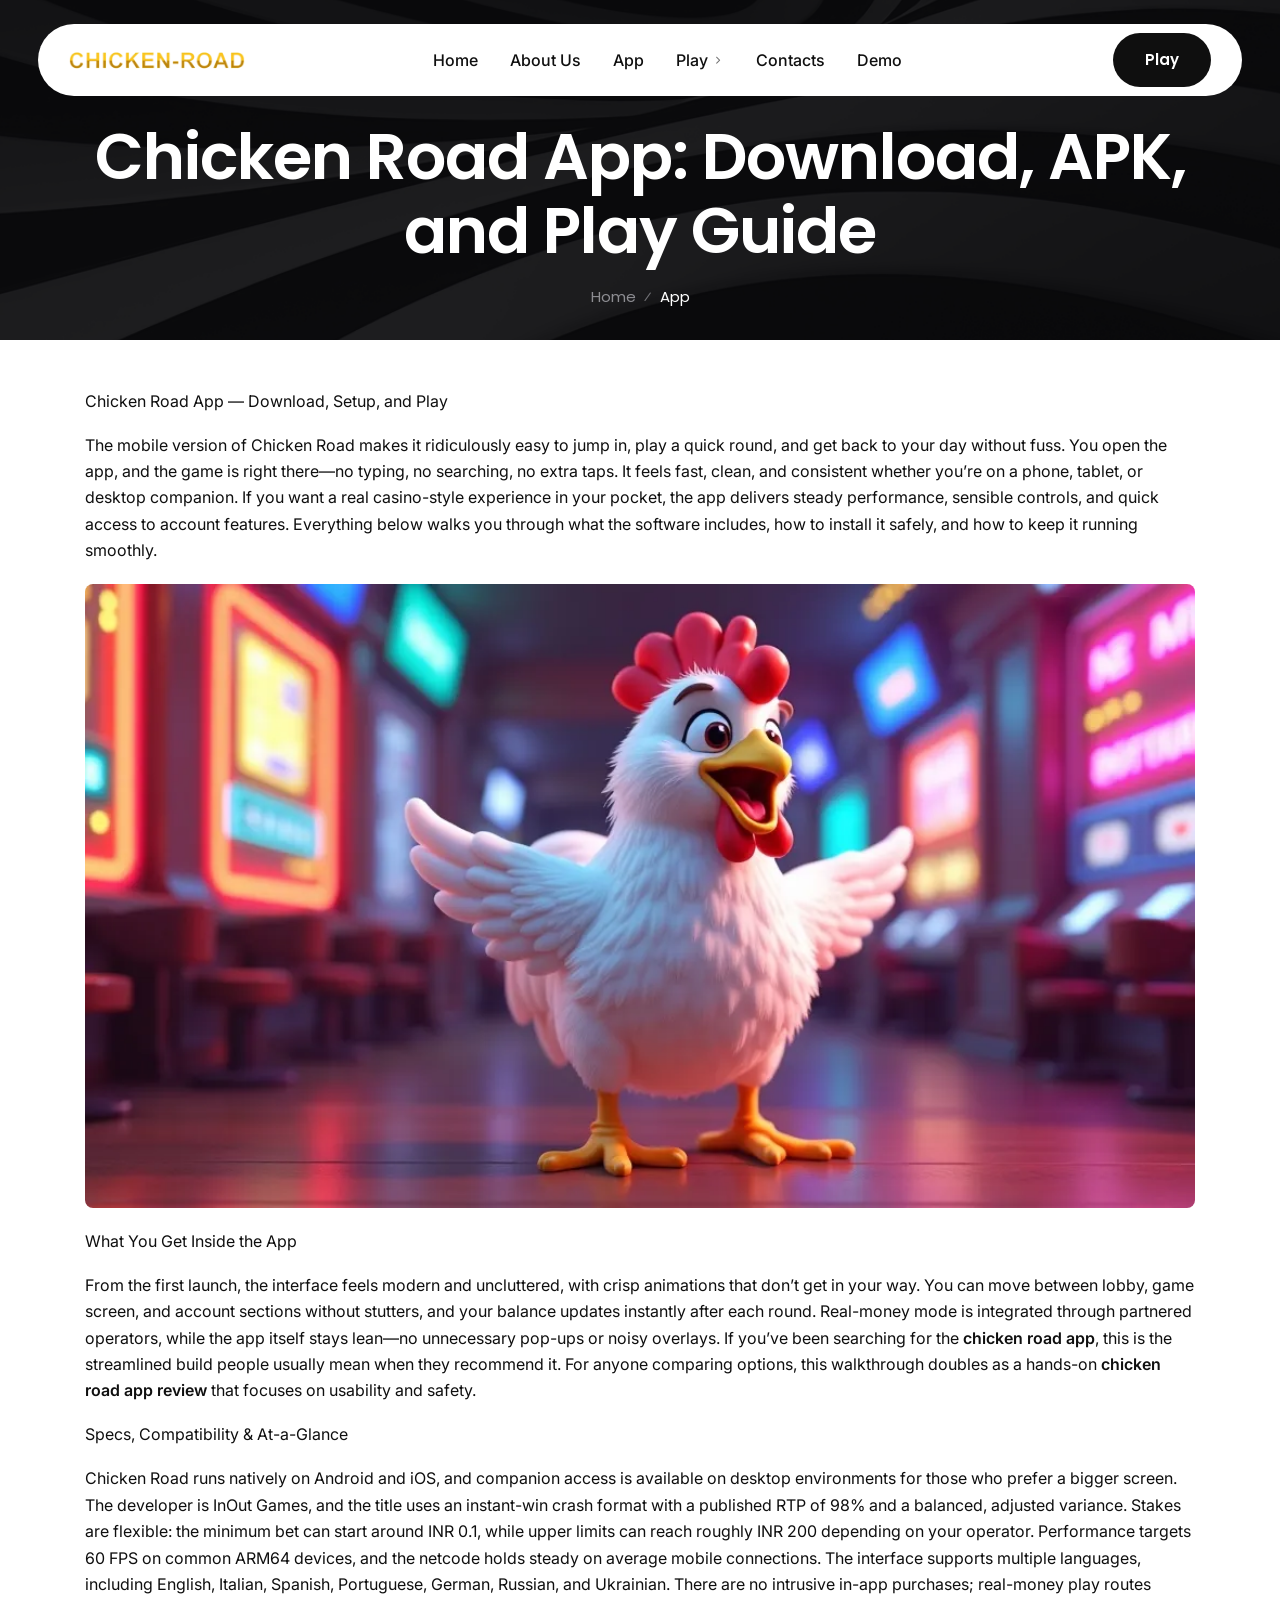
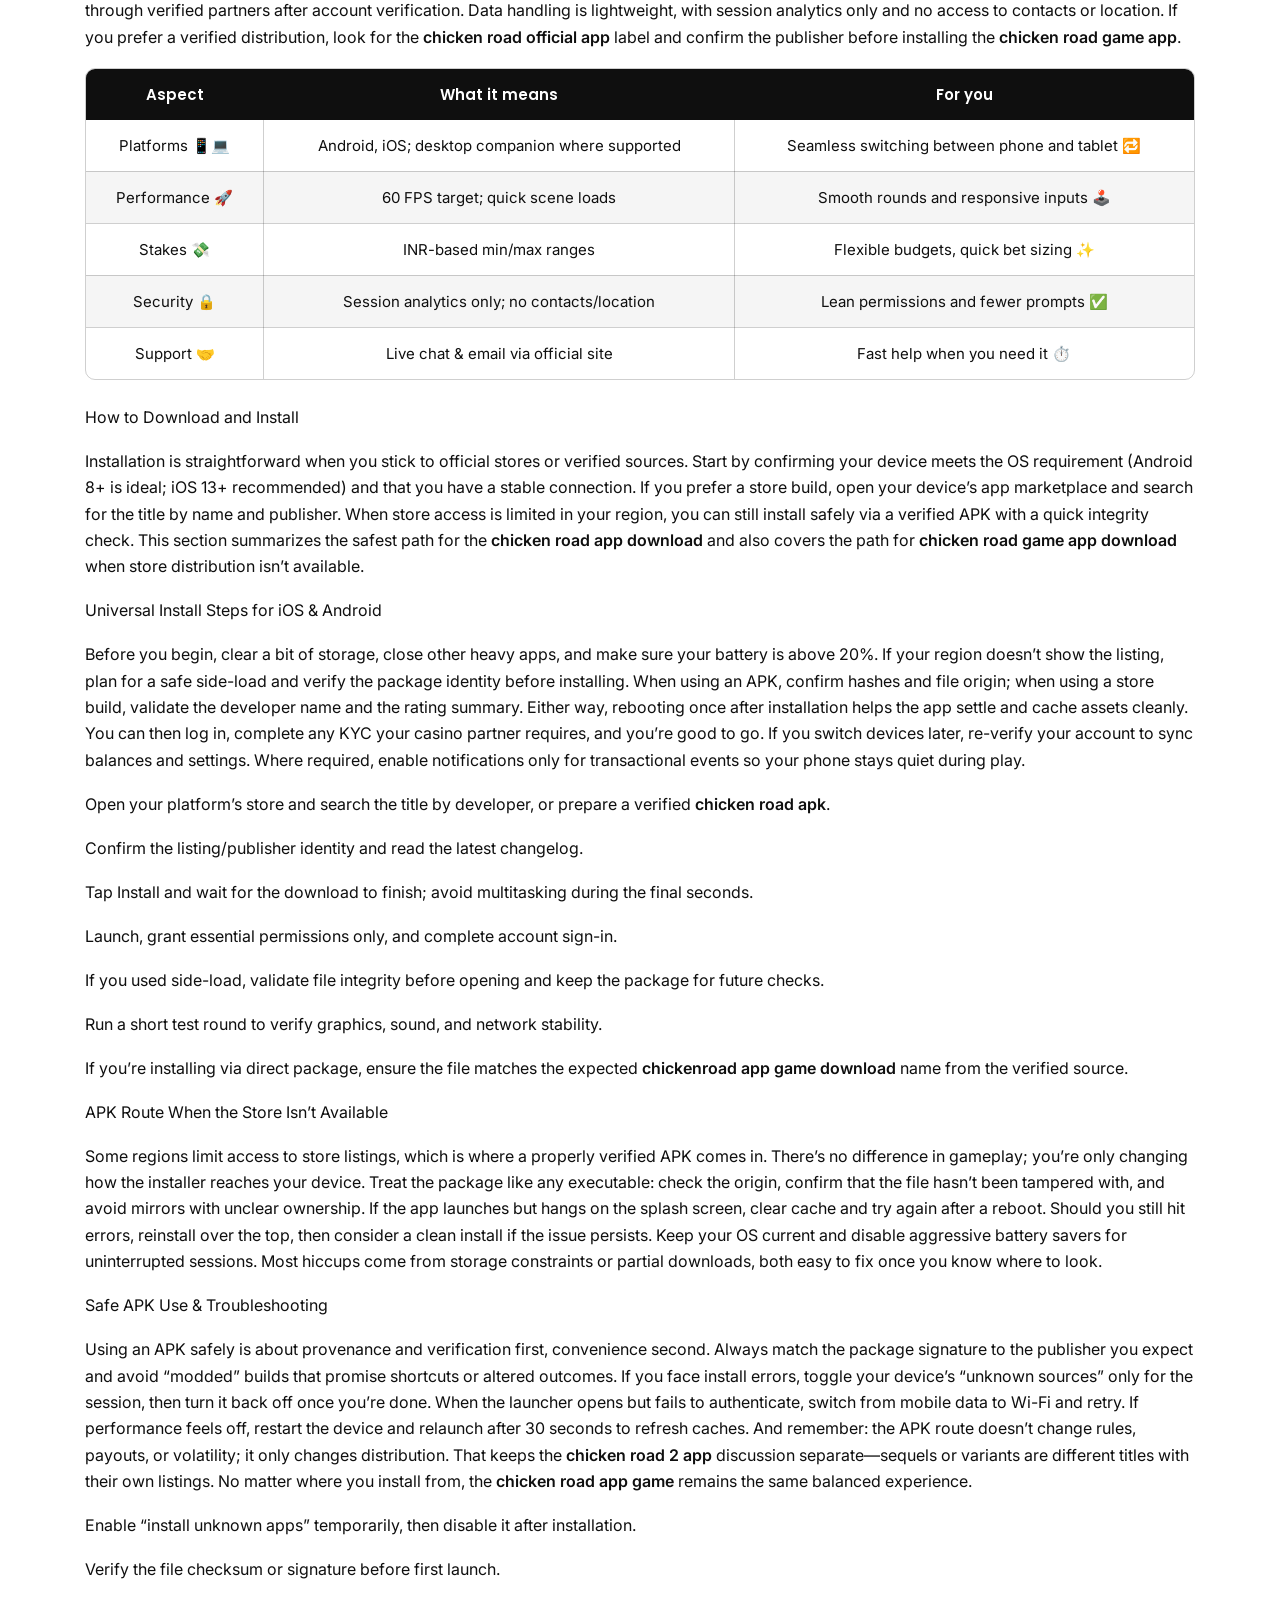
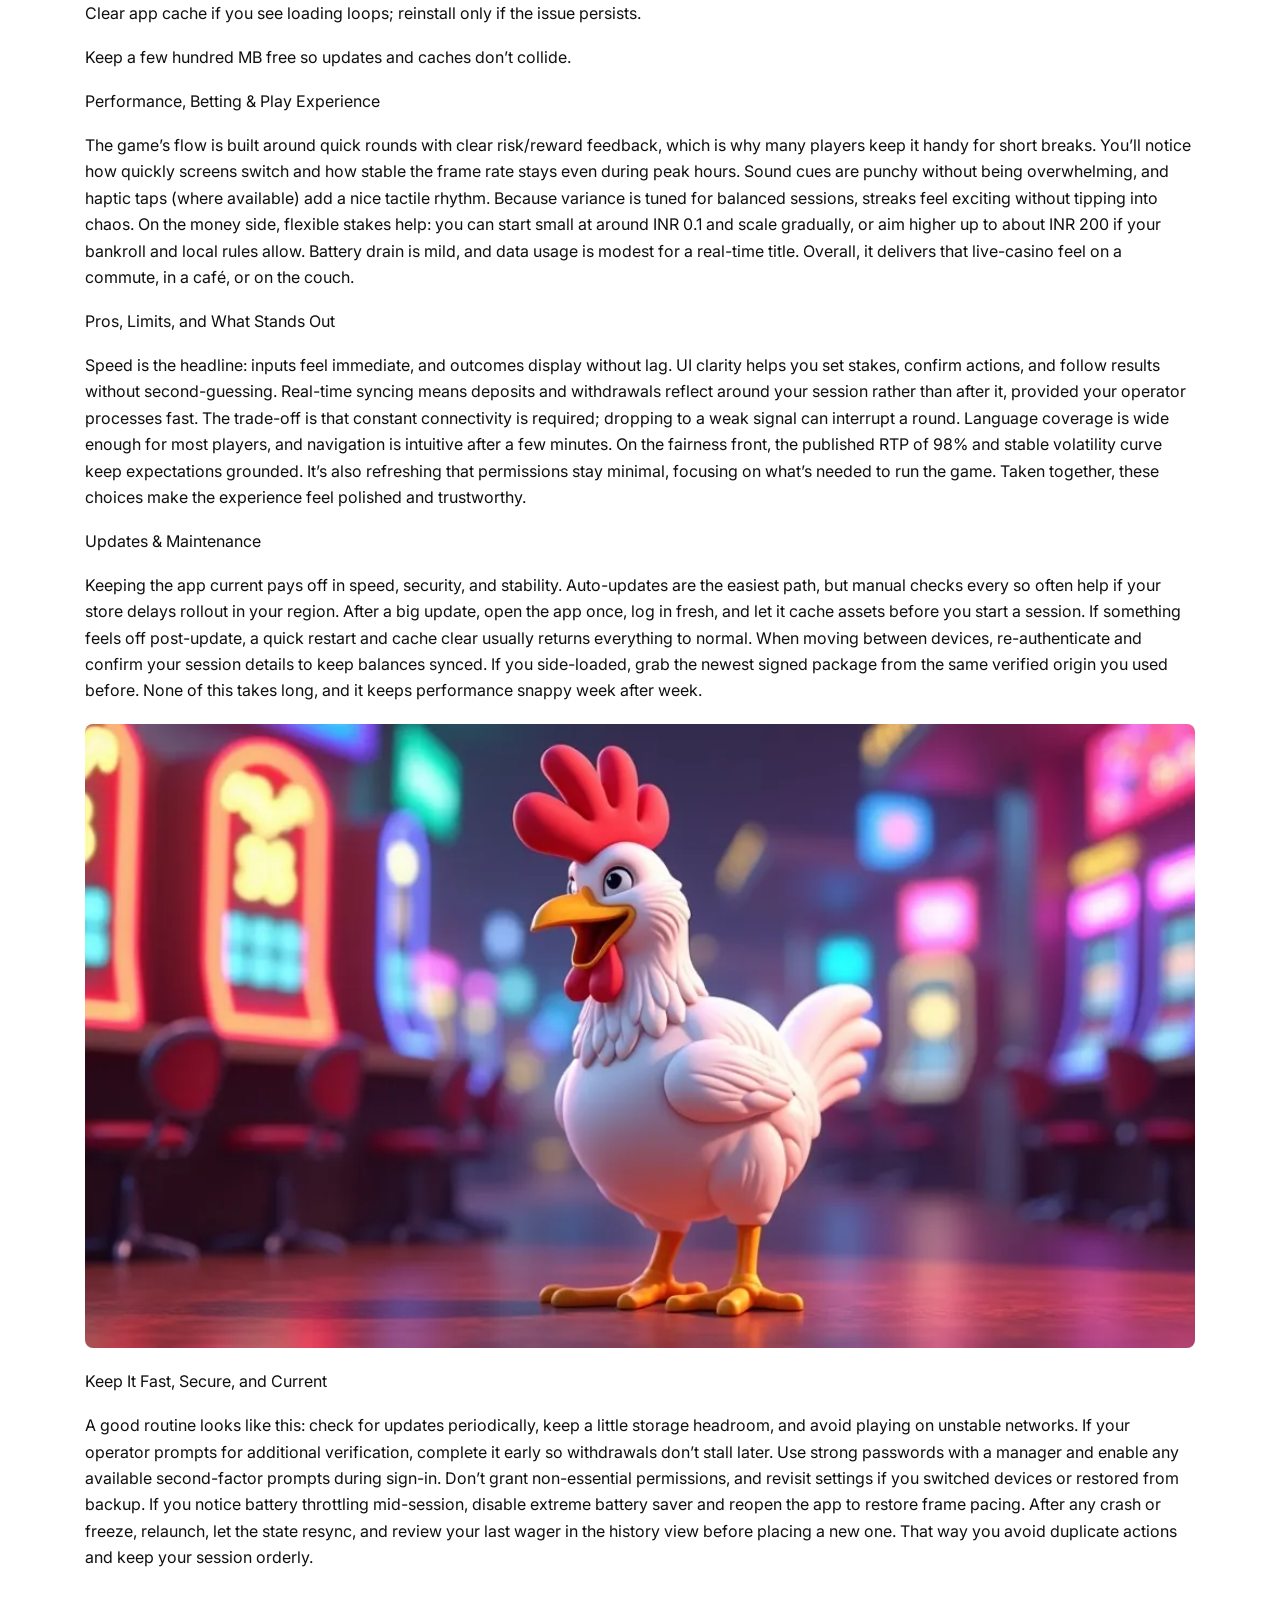
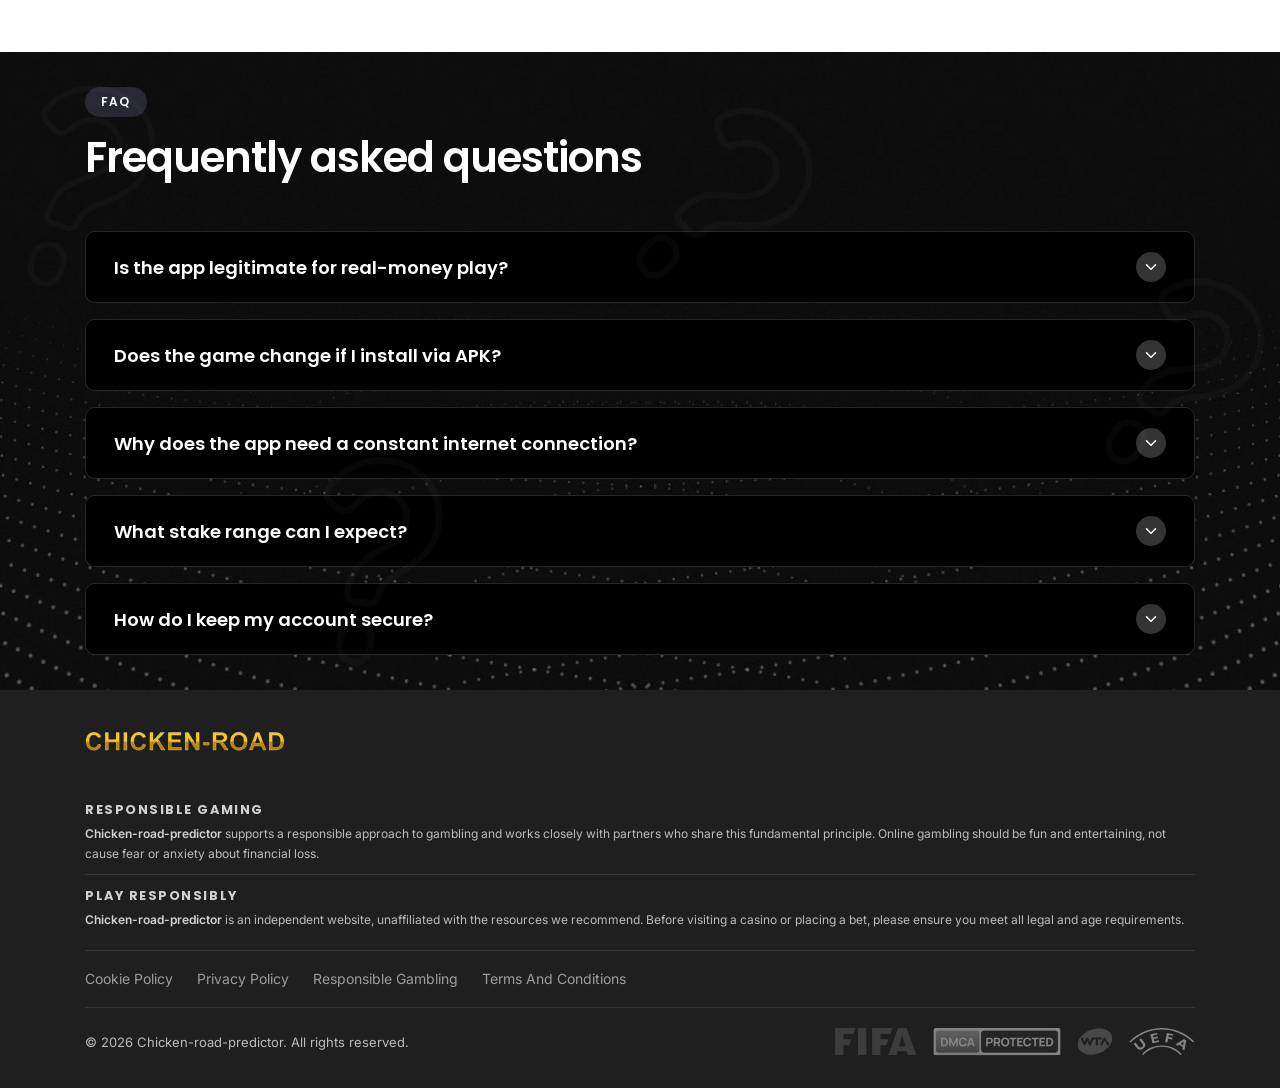
<file: app/index.html>
<!DOCTYPE html><html lang="en-in" data-theme="five"><head><meta charset="utf-8">
  <meta http-equiv="X-UA-Compatible" content="IE=edge">
  <meta name="viewport" content="width=device-width, initial-scale=1"><meta name="keywords" content="chicken road app, chicken road app download, chicken road game app, chicken road 2 app, chickenroad app game download, chicken road official app, chicken road app game, chicken road app review, chicken road game app download, chicken road apk"><meta name="description" content="Chicken Road App: Download and update on Android and iOS with safe
APK tips, specs, INR stakes, and gameplay guidance for smooth,
responsible play.">

  <link rel="canonical" href="https://chicken-road-predictor.com/app/">

  <meta property="og:type" content="website">
  <meta property="og:url" content="https://chicken-road-predictor.com/app/">
  <meta property="og:title" content="Chicken Road App: Download, APK, and Play Guide">
  <meta property="og:description" content="Chicken Road App: Download and update on Android and iOS with safe
APK tips, specs, INR stakes, and gameplay guidance for smooth,
responsible play."><meta property="og:image" content="https://chicken-road-predictor.com/visuals/logo.c114f5ea36.png"><meta property="twitter:card" content="summary_large_image">
  <meta property="twitter:url" content="https://chicken-road-predictor.com/app/">
  <meta property="twitter:title" content="Chicken Road App: Download, APK, and Play Guide">
  <meta property="twitter:description" content="Chicken Road App: Download and update on Android and iOS with safe
APK tips, specs, INR stakes, and gameplay guidance for smooth,
responsible play."><meta property="twitter:image" content="https://chicken-road-predictor.com/visuals/logo.c114f5ea36.png"><title>Chicken Road App: Download, APK, and Play Guide</title><link rel="shortcut icon" type="image/png" href="/visuals/favicon-32x32.b5c2bf89c3.png"><meta name="robots" content="index, follow">

  
  <link rel="preconnect" href="https://fonts.googleapis.com">
  <link rel="preconnect" href="https://fonts.gstatic.com" crossorigin="">
  <link href="https://fonts.googleapis.com/css2?family=Inter:wght@300;400;500;600&amp;family=Poppins:wght@400;500;600;700;800&amp;display=swap" rel="stylesheet">

  
  <link href="/stylepack/bootstrap.min.3bfefcea.css" rel="stylesheet">

  
  <link href="/stylepack/tabler-icons.min.72e4b4d2.css" rel="stylesheet">

  
  <link href="/stylepack/startix-compiled.bd291d92.css" rel="stylesheet">

  
  <link href="/stylepack/startix-fixes.638b0f1a.css" rel="stylesheet"><script type="application/ld+json">
{
  "@context": "https://schema.org",
  "@graph": [
    {
      "@type": "WebSite",
      "@id": "https:\/\/chicken-road-predictor.com\/#website",
      "url": "https:\/\/chicken-road-predictor.com\/",
      "name": "Chicken-road-predictor",
      "potentialAction": {
        "@type": "SearchAction",
        "target": "https:\/\/chicken-road-predictor.com\/search?q={search_term_string}",
        "query-input": "required name=search_term_string"
      },
      "publisher": {
         "@id": "https:\/\/chicken-road-predictor.com\/#organization"
      },
      "inLanguage": "en-IN"
    },
    {
      "@type": "Organization",
      "@id": "https:\/\/chicken-road-predictor.com\/#organization",
      "name": "Chicken-road-predictor",
      "url": "https:\/\/chicken-road-predictor.com\/",
      "logo": {
        "@type": "ImageObject",
        "url": "https:\/\/chicken-road-predictor.com\/images\/logo.png"

      }},{
      "@type": "BreadcrumbList",
      "@id": "https:\/\/chicken-road-predictor.com\/app\/#breadcrumb",
      "itemListElement": [{
          "@type": "ListItem",
          "position":  1 ,
          "name": "Home",
          "item": "https:\/\/chicken-road-predictor.com\/"
        },
            {
              "@type": "ListItem",
              "position":  2 ,
              "name": "Chicken Road Crash Game: Modes, RTP 98%, Jackpot \u0026 Mobile",
              "item": "https:\/\/chicken-road-predictor.com\/"
            },
        {
          "@type": "ListItem",
          "position":  3 ,
          "name": "Chicken Road App: Download, APK, and Play Guide"
        }
      ]
    },{"@type": "WebPage",
      "@id": "https:\/\/chicken-road-predictor.com\/app\/",
      "url": "https:\/\/chicken-road-predictor.com\/app\/",
      "name": "Chicken Road App: Download, APK, and Play Guide",
      "description": "Chicken Road App: Download and update on Android and iOS with safe\nAPK tips, specs, INR stakes, and gameplay guidance for smooth,\nresponsible play.",
      "inLanguage": "en-IN","datePublished": "2026-08-02T00:00:00Z",
      "dateModified": "2026-01-16T04:23:45\u002b00:00",
      "isPartOf": {
        "@id": "https:\/\/chicken-road-predictor.com\/#website"
      },"breadcrumb": {
         "@id": "https:\/\/chicken-road-predictor.com\/app\/#breadcrumb"
       }},
    {
      "@type": "FAQPage",
      "mainEntity": [{
          "@type": "Question",
          "name": "Is the app legitimate for real-money play?",
          "acceptedAnswer": {
            "@type": "Answer",
            "text": "Yes. Chicken Road is published by InOut Games and distributed through verified channels. Real-money play occurs via partnered operators that handle KYC, deposits, and withdrawals. The app itself remains lean and focuses on performance and the game logic. As always, confirm the publisher before installing and play only with operators licensed in your jurisdiction.\n"
          }
        },{
          "@type": "Question",
          "name": "Does the game change if I install via APK?",
          "acceptedAnswer": {
            "@type": "Answer",
            "text": "No. The APK path only changes the way the installer reaches your phone; it doesn’t alter game rules, graphics, RTP, or volatility. What matters is installing a verified, untampered package from a trustworthy origin. If you experience loading loops, clear cache and reboot once before reinstalling. Keep the original file so you can confirm its integrity later.\n"
          }
        },{
          "@type": "Question",
          "name": "Why does the app need a constant internet connection?",
          "acceptedAnswer": {
            "@type": "Answer",
            "text": "Rounds resolve in real time, balances update live, and promotions sync while you play. All of that requires an active connection to stay accurate and fair. On weak networks, pauses can occur; switching to stable Wi-Fi or a stronger mobile signal resolves most hiccups. If your device uses aggressive data saving, whitelist the app for best results.\n"
          }
        },{
          "@type": "Question",
          "name": "What stake range can I expect?",
          "acceptedAnswer": {
            "@type": "Answer",
            "text": "Stake ranges vary by operator, but the app is designed to work with small and moderate bets. A typical setup allows starting near INR 0.1 and scaling toward INR 200 as your bankroll and local rules permit. Always check your operator’s limits inside the cashier or bet panel. Set personal limits before you begin and stick to them.\n"
          }
        },{
          "@type": "Question",
          "name": "How do I keep my account secure?",
          "acceptedAnswer": {
            "@type": "Answer",
            "text": "Use a password manager to generate a strong passphrase and enable any available second-factor prompts. Avoid shared devices, and never store screenshots of sensitive data in your camera roll. If you change phones, log out of the old device and complete re-verification on the new one. Review your session history periodically to catch anything unusual.\n"
          }
        }]
    }]
}
</script><meta name="generator" content="Hugo 0.148.2"></head>
<body>
  
  <div class="page-wrapper_5c7bb8c1851837d8">
<header class="header-section style-three_3fe41460c78da8aa" id="header" aria-label="Main header">
  
  <nav class="navbar navbar-expand-xl_8aed0ae523b8af78">

    
    <a class="navbar-brand_5ae0578736f5d493" href="/" title="Chicken-road-predictor" aria-label="Chicken-road-predictor">
      <img src="/visuals/logo.c114f5ea36.png" alt="Chicken-road-predictor" title="Chicken-road-predictor" class="w-auto_74a98a52a7b452ca h-auto_3a431f819178b475">
    </a>

    
    <div class="navbar-mobile-end_fc071526d60ee2bb d-flex_a0130375ff34d71f align-items-center_b0f294c24d005619 gap-3_5cbdf3dd4ea8a3a1 ms-auto_cc5d6035d0261f1d d-xl-none_5b4da4baa89acdef"><a href="/play/" id="PlayButton" class="theme-btn_3b5527bdf7ce9922" title="Play" rel="noopener noreferrer nofollow">Play</a>
<button class="navbar-toggler" type="button" aria-expanded="false" aria-label="Toggle navigation">
        <i class="ti ti-chevron-right startix-dd-arrow"></i>
      </button>
    </div>

    
    <div class="collapse navbar-collapse_8da448488306c126" id="startixNav">
      <ul class="navbar-nav mx-auto_96750e934f060f15"><li class="startix-dd">
          <a href="/" title="Home">Home</a>
        </li><li class="startix-dd">
          <a href="/meet-us/" title="About Us">About Us</a>
        </li><li class="startix-dd active">
          <a href="/app/" title="App">App</a>
        </li><li class="startix-dd">
          <a href="#" title="Play">
            Play
            <i class="ti ti-chevron-right startix-dd-arrow"></i>
          </a>
          <ul class="startix-dd-menu"><li><a href="/1xbet/" title="1Xbet">1Xbet</a></li><li><a href="/4rabet/" title="4Rabet">4Rabet</a></li><li><a href="/valor/" title="Valor">Valor</a></li></ul>
        </li><li class="startix-dd">
          <a href="/contact-info/" title="Contacts">Contacts</a>
        </li><li class="startix-dd">
          <a href="/demo/" title="Demo">Demo</a>
        </li></ul>
    </div>

    
    <div class="header-navigation_32572d8aa5ced100 d-none_4541d001d66d28a3 d-xl-flex_09776f1107ea3057 align-items-center_b0f294c24d005619"><a href="/play/" id="PlayButton" class="theme-btn_3b5527bdf7ce9922" title="Play" rel="noopener noreferrer nofollow">Play</a>
</div>

  </nav>
</header>

<section class="page-banner_d1a13cfecc55311f jarallax" aria-label="Page title">
  <div class="jarallax-img" style="background-image: url(/visuals/hero-bg.0852c31cda.png);"></div>
  <div class="container"><div class="page-banner-content_772df75a7581d413 page-banner-inner_47fc0c1f78db2b49">
      <h1>Chicken Road App: Download, APK, and Play Guide</h1>
      <ul class="page-banner-crumbs_00783f8bc7102abf list-unstyled_278eb699c9adcdac">
        <li><a href="/">Home</a></li>
        <li>App</li>
      </ul>
    </div></div>
</section>
<section class="wpo-service-single-section section-padding_77744b78ead4d589">
  <div class="container">
    <div class="row_f75b3eec46a81fa2">
      <div class="col_d33a595d1e3d0fa6 col-12_ace120c6860405f7">
        <article class="hp-content"><p>Chicken Road App — Download, Setup, and Play</p>
<p>The mobile version of Chicken Road makes it ridiculously easy to jump
in, play a quick round, and get back to your day without fuss. You open
the app, and the game is right there—no typing, no searching, no extra
taps. It feels fast, clean, and consistent whether
you<!-- raw HTML omitted -->’<!-- raw HTML omitted -->re on a phone, tablet, or desktop companion.
If you want a real casino-style experience in your pocket, the app
delivers steady performance, sensible controls, and quick access to
account features. Everything below walks you through what the software
includes, how to install it safely, and how to keep it running
smoothly.
<img class="hp-content-img_d815325eea9ce18f img-fluid_a9b8ad9ae4f547b1" src="/visuals/doc_app_b058f344a6/chicken-road-app-download,-apk,-and-play-guide-1.webp" alt="Chicken-road-predictor" title="Chicken-road-predictor" loading="lazy">
</p>
<p>What You Get Inside the App</p>
<p>From the first launch, the interface feels modern and uncluttered, with
crisp animations that don<!-- raw HTML omitted -->’<!-- raw HTML omitted -->t get in your way. You
can move between lobby, game screen, and account sections without
stutters, and your balance updates instantly after each round.
Real-money mode is integrated through partnered operators, while the app
itself stays lean—no unnecessary pop-ups or noisy overlays. If
you<!-- raw HTML omitted -->’<!-- raw HTML omitted -->ve been searching for the <strong>chicken road
app</strong>, this is the streamlined build people usually mean when they
recommend it. For anyone comparing options, this walkthrough doubles as
a hands-on <strong>chicken road app review</strong> that focuses on usability and
safety.</p>
<p>Specs, Compatibility &amp; At-a-Glance</p>
<p>Chicken Road runs natively on Android and iOS, and companion access is
available on desktop environments for those who prefer a bigger screen.
The developer is InOut Games, and the title uses an instant-win crash
format with a published RTP of 98% and a balanced, adjusted variance.
Stakes are flexible: the minimum bet can start around INR 0.1, while
upper limits can reach roughly INR 200 depending on your operator.
Performance targets 60 FPS on common ARM64 devices, and the netcode
holds steady on average mobile connections. The interface supports
multiple languages, including English, Italian, Spanish, Portuguese,
German, Russian, and Ukrainian. There are no intrusive in-app purchases;
real-money play routes through verified partners after account
verification. Data handling is lightweight, with session analytics only
and no access to contacts or location. If you prefer a verified
distribution, look for the <strong>chicken road official app</strong> label and
confirm the publisher before installing the <strong>chicken road game app</strong>.</p>
<table>
  <thead>
      <tr>
          <th style="text-align: center"><strong>Aspect</strong></th>
          <th style="text-align: center"><strong>What it means</strong></th>
          <th style="text-align: center"><strong>For you</strong></th>
      </tr>
  </thead>
  <tbody>
      <tr>
          <td style="text-align: center">Platforms 📱💻</td>
          <td style="text-align: center">Android, iOS; desktop companion where supported</td>
          <td style="text-align: center">Seamless switching between phone and tablet 🔁</td>
      </tr>
      <tr>
          <td style="text-align: center">Performance 🚀</td>
          <td style="text-align: center">60 FPS target; quick scene loads</td>
          <td style="text-align: center">Smooth rounds and responsive inputs 🕹️</td>
      </tr>
      <tr>
          <td style="text-align: center">Stakes 💸</td>
          <td style="text-align: center">INR-based min/max ranges</td>
          <td style="text-align: center">Flexible budgets, quick bet sizing ✨</td>
      </tr>
      <tr>
          <td style="text-align: center">Security 🔒</td>
          <td style="text-align: center">Session analytics only; no contacts/location</td>
          <td style="text-align: center">Lean permissions and fewer prompts ✅</td>
      </tr>
      <tr>
          <td style="text-align: center">Support 🤝</td>
          <td style="text-align: center">Live chat &amp; email via official site</td>
          <td style="text-align: center">Fast help when you need it ⏱️</td>
      </tr>
  </tbody>
</table>
<p>How to Download and Install</p>
<p>Installation is straightforward when you stick to official stores or
verified sources. Start by confirming your device meets the OS
requirement (Android 8+ is ideal; iOS 13+ recommended) and that you have
a stable connection. If you prefer a store build, open your
device<!-- raw HTML omitted -->’<!-- raw HTML omitted -->s app marketplace and search for the title
by name and publisher. When store access is limited in your region, you
can still install safely via a verified APK with a quick integrity
check. This section summarizes the safest path for the <strong>chicken road
app download</strong> and also covers the path for <strong>chicken road game app
download</strong> when store distribution isn<!-- raw HTML omitted -->’<!-- raw HTML omitted -->t
available.</p>
<p>Universal Install Steps for iOS &amp; Android</p>
<p>Before you begin, clear a bit of storage, close other heavy apps, and
make sure your battery is above 20%. If your region
doesn<!-- raw HTML omitted -->’<!-- raw HTML omitted -->t show the listing, plan for a safe
side-load and verify the package identity before installing. When using
an APK, confirm hashes and file origin; when using a store build,
validate the developer name and the rating summary. Either way,
rebooting once after installation helps the app settle and cache assets
cleanly. You can then log in, complete any KYC your casino partner
requires, and you<!-- raw HTML omitted -->’<!-- raw HTML omitted -->re good to go. If you switch
devices later, re-verify your account to sync balances and settings.
Where required, enable notifications only for transactional events so
your phone stays quiet during play.</p>
<p>Open your platform<!-- raw HTML omitted -->’<!-- raw HTML omitted -->s store and search the title
by developer, or prepare a verified <strong>chicken road apk</strong>.</p>
<p>Confirm the listing/publisher identity and read the latest changelog.</p>
<p>Tap Install and wait for the download to finish; avoid multitasking
during the final seconds.</p>
<p>Launch, grant essential permissions only, and complete account sign-in.</p>
<p>If you used side-load, validate file integrity before opening and keep
the package for future checks.</p>
<p>Run a short test round to verify graphics, sound, and network stability.</p>
<p>If you<!-- raw HTML omitted -->’<!-- raw HTML omitted -->re installing via direct package, ensure
the file matches the expected <strong>chickenroad app game download</strong> name
from the verified source.</p>
<p>APK Route When the Store Isn<!-- raw HTML omitted -->’<!-- raw HTML omitted -->t Available</p>
<p>Some regions limit access to store listings, which is where a properly
verified APK comes in. There<!-- raw HTML omitted -->’<!-- raw HTML omitted -->s no difference in
gameplay; you<!-- raw HTML omitted -->’<!-- raw HTML omitted -->re only changing how the installer
reaches your device. Treat the package like any executable: check the
origin, confirm that the file hasn<!-- raw HTML omitted -->’<!-- raw HTML omitted -->t been
tampered with, and avoid mirrors with unclear ownership. If the app
launches but hangs on the splash screen, clear cache and try again after
a reboot. Should you still hit errors, reinstall over the top, then
consider a clean install if the issue persists. Keep your OS current and
disable aggressive battery savers for uninterrupted sessions. Most
hiccups come from storage constraints or partial downloads, both easy to
fix once you know where to look.</p>
<p>Safe APK Use &amp; Troubleshooting</p>
<p>Using an APK safely is about provenance and verification first,
convenience second. Always match the package signature to the publisher
you expect and avoid <!-- raw HTML omitted -->“<!-- raw HTML omitted -->modded” builds that promise
shortcuts or altered outcomes. If you face install errors, toggle your
device<!-- raw HTML omitted -->’<!-- raw HTML omitted -->s <!-- raw HTML omitted -->“<!-- raw HTML omitted -->unknown sources”
only for the session, then turn it back off once
you<!-- raw HTML omitted -->’<!-- raw HTML omitted -->re done. When the launcher opens but fails to
authenticate, switch from mobile data to Wi-Fi and retry. If performance
feels off, restart the device and relaunch after 30 seconds to refresh
caches. And remember: the APK route doesn<!-- raw HTML omitted -->’<!-- raw HTML omitted -->t
change rules, payouts, or volatility; it only changes distribution. That
keeps the <strong>chicken road 2 app</strong> discussion separate—sequels or variants
are different titles with their own listings. No matter where you
install from, the <strong>chicken road app game</strong> remains the same balanced
experience.</p>
<p>Enable <!-- raw HTML omitted -->“<!-- raw HTML omitted -->install unknown apps” temporarily, then
disable it after installation.</p>
<p>Verify the file checksum or signature before first launch.</p>
<p>Clear app cache if you see loading loops; reinstall only if the issue
persists.</p>
<p>Keep a few hundred MB free so updates and caches
don<!-- raw HTML omitted -->’<!-- raw HTML omitted -->t collide.</p>
<p>Performance, Betting &amp; Play Experience</p>
<p>The game<!-- raw HTML omitted -->’<!-- raw HTML omitted -->s flow is built around quick rounds with
clear risk/reward feedback, which is why many players keep it handy for
short breaks. You<!-- raw HTML omitted -->’<!-- raw HTML omitted -->ll notice how quickly screens
switch and how stable the frame rate stays even during peak hours. Sound
cues are punchy without being overwhelming, and haptic taps (where
available) add a nice tactile rhythm. Because variance is tuned for
balanced sessions, streaks feel exciting without tipping into chaos. On
the money side, flexible stakes help: you can start small at around INR
0.1 and scale gradually, or aim higher up to about INR 200 if your
bankroll and local rules allow. Battery drain is mild, and data usage is
modest for a real-time title. Overall, it delivers that live-casino feel
on a commute, in a café, or on the couch.</p>
<p>Pros, Limits, and What Stands Out</p>
<p>Speed is the headline: inputs feel immediate, and outcomes display
without lag. UI clarity helps you set stakes, confirm actions, and
follow results without second-guessing. Real-time syncing means deposits
and withdrawals reflect around your session rather than after it,
provided your operator processes fast. The trade-off is that constant
connectivity is required; dropping to a weak signal can interrupt a
round. Language coverage is wide enough for most players, and navigation
is intuitive after a few minutes. On the fairness front, the published
RTP of 98% and stable volatility curve keep expectations grounded.
It<!-- raw HTML omitted -->’<!-- raw HTML omitted -->s also refreshing that permissions stay
minimal, focusing on what<!-- raw HTML omitted -->’<!-- raw HTML omitted -->s needed to run the
game. Taken together, these choices make the experience feel polished
and trustworthy.</p>
<p>Updates &amp; Maintenance</p>
<p>Keeping the app current pays off in speed, security, and stability.
Auto-updates are the easiest path, but manual checks every so often help
if your store delays rollout in your region. After a big update, open
the app once, log in fresh, and let it cache assets before you start a
session. If something feels off post-update, a quick restart and cache
clear usually returns everything to normal. When moving between devices,
re-authenticate and confirm your session details to keep balances
synced. If you side-loaded, grab the newest signed package from the same
verified origin you used before. None of this takes long, and it keeps
performance snappy week after week.
<img class="hp-content-img_d815325eea9ce18f img-fluid_a9b8ad9ae4f547b1" src="/visuals/doc_app_b058f344a6/chicken-road-app-download,-apk,-and-play-guide-2.webp" alt="Chicken-road-predictor" title="Chicken-road-predictor" loading="lazy">
</p>
<p>Keep It Fast, Secure, and Current</p>
<p>A good routine looks like this: check for updates periodically, keep a
little storage headroom, and avoid playing on unstable networks. If your
operator prompts for additional verification, complete it early so
withdrawals don<!-- raw HTML omitted -->’<!-- raw HTML omitted -->t stall later. Use strong
passwords with a manager and enable any available second-factor prompts
during sign-in. Don<!-- raw HTML omitted -->’<!-- raw HTML omitted -->t grant non-essential
permissions, and revisit settings if you switched devices or restored
from backup. If you notice battery throttling mid-session, disable
extreme battery saver and reopen the app to restore frame pacing. After
any crash or freeze, relaunch, let the state resync, and review your
last wager in the history view before placing a new one. That way you
avoid duplicate actions and keep your session orderly.</p>
</article>
      </div>
    </div>
  </div>
</section>
<section class="faq-section_2cf1b20575fba376 bg-img_7e7acede7d7f5482 bg-dark_c73f8d5f197668cd" style="background-image: url(/visuals/shade2.34b51c2ab2.png)">
  
  <div class="faq-deco_44599edea913d89f faq-deco-1_f1922924014df3ee" aria-hidden="true">
    <img src="/visuals/question-mark.df7d5ad685.png" alt="question-mark" title="Chicken-road-predictor">
  </div>
  <div class="faq-deco_44599edea913d89f faq-deco-2_b714f5c7bbb496bf" aria-hidden="true">
    <img src="/visuals/question-mark.df7d5ad685.png" alt="question-mark" title="Chicken-road-predictor">
  </div>
  <div class="faq-deco_44599edea913d89f faq-deco-3_b5e79bce95b3520f" aria-hidden="true">
    <img src="/visuals/question-mark.df7d5ad685.png" alt="question-mark" title="Chicken-road-predictor">
  </div>
  <div class="faq-deco_44599edea913d89f faq-deco-4_0ed372f64571a34e" aria-hidden="true">
    <img src="/visuals/question-mark.df7d5ad685.png" alt="question-mark" title="Chicken-road-predictor">
  </div>

  <div class="divider_5d7da7dee699a98c"></div>
  <div class="container">

    <div class="row_f75b3eec46a81fa2 g-5_fe062c3f72348e77 align-items-start_bad41c193e9a58e9">

      
      <div class="col-12_ace120c6860405f7 col-md-5_234cbad1f7edeb84 col-xl-4_6c4fb4f2e95aaafe">
        <div class="faq-heading_9386cb54868ccdb8">
          <span class="faq-subtitle_689df4af15c3ed2d">FAQ</span>
          <h2>Frequently asked questions</h2>
        </div>
      </div>

      
      <div class="col-12_ace120c6860405f7 col-md-7_e31f5f0c305848f3 col-xl-8_8c90120b2e24f29c">
        <div class="faq-accordion"><div class="faq-item">
            <button class="faq-btn" aria-expanded="false">
              <span>Is the app legitimate for real-money play?</span>
              <span class="faq-chevron_a25da128985fa7d5" aria-hidden="true"></span>
            </button>
            <div class="faq-body">
              <div class="faq-body-inner_55c338025dd7d22f">
                <p>Yes. Chicken Road is published by InOut Games and distributed through verified channels. Real-money play occurs via partnered operators that handle KYC, deposits, and withdrawals. The app itself remains lean and focuses on performance and the game logic. As always, confirm the publisher before installing and play only with operators licensed in your jurisdiction.</p>

              </div>
            </div>
          </div><div class="faq-item">
            <button class="faq-btn" aria-expanded="false">
              <span>Does the game change if I install via APK?</span>
              <span class="faq-chevron_a25da128985fa7d5" aria-hidden="true"></span>
            </button>
            <div class="faq-body">
              <div class="faq-body-inner_55c338025dd7d22f">
                <p>No. The APK path only changes the way the installer reaches your phone; it doesn<!-- raw HTML omitted -->’<!-- raw HTML omitted -->t alter game rules, graphics, RTP, or volatility. What matters is installing a verified, untampered package from a trustworthy origin. If you experience loading loops, clear cache and reboot once before reinstalling. Keep the original file so you can confirm its integrity later.</p>

              </div>
            </div>
          </div><div class="faq-item">
            <button class="faq-btn" aria-expanded="false">
              <span>Why does the app need a constant internet connection?</span>
              <span class="faq-chevron_a25da128985fa7d5" aria-hidden="true"></span>
            </button>
            <div class="faq-body">
              <div class="faq-body-inner_55c338025dd7d22f">
                <p>Rounds resolve in real time, balances update live, and promotions sync while you play. All of that requires an active connection to stay accurate and fair. On weak networks, pauses can occur; switching to stable Wi-Fi or a stronger mobile signal resolves most hiccups. If your device uses aggressive data saving, whitelist the app for best results.</p>

              </div>
            </div>
          </div><div class="faq-item">
            <button class="faq-btn" aria-expanded="false">
              <span>What stake range can I expect?</span>
              <span class="faq-chevron_a25da128985fa7d5" aria-hidden="true"></span>
            </button>
            <div class="faq-body">
              <div class="faq-body-inner_55c338025dd7d22f">
                <p>Stake ranges vary by operator, but the app is designed to work with small and moderate bets. A typical setup allows starting near INR 0.1 and scaling toward INR 200 as your bankroll and local rules permit. Always check your operator<!-- raw HTML omitted -->’<!-- raw HTML omitted -->s limits inside the cashier or bet panel. Set personal limits before you begin and stick to them.</p>

              </div>
            </div>
          </div><div class="faq-item">
            <button class="faq-btn" aria-expanded="false">
              <span>How do I keep my account secure?</span>
              <span class="faq-chevron_a25da128985fa7d5" aria-hidden="true"></span>
            </button>
            <div class="faq-body">
              <div class="faq-body-inner_55c338025dd7d22f">
                <p>Use a password manager to generate a strong passphrase and enable any available second-factor prompts. Avoid shared devices, and never store screenshots of sensitive data in your camera roll. If you change phones, log out of the old device and complete re-verification on the new one. Review your session history periodically to catch anything unusual.</p>

              </div>
            </div>
          </div></div>
      </div>

    </div>
  </div>
  <div class="divider_5d7da7dee699a98c"></div>
</section>
<script>
(function(){
  document.querySelectorAll('.faq-btn').forEach(function(btn){
    btn.addEventListener('click', function(){
      var item = btn.closest('.faq-item');
      var body = item.querySelector('.faq-body');
      var open = btn.getAttribute('aria-expanded') === 'true';
       
      btn.closest('.faq-accordion').querySelectorAll('.faq-item').forEach(function(it){
        it.querySelector('.faq-btn').setAttribute('aria-expanded','false');
        it.querySelector('.faq-body').style.maxHeight = '0';
        it.classList.remove('faq-item-open');
      });
       
      if(!open){
        btn.setAttribute('aria-expanded','true');
        body.style.maxHeight = body.scrollHeight + 'px';
        item.classList.add('faq-item-open');
      }
    });
  });
})();
</script>
<footer class="footer-section_c96f66e483be6b19 footer-dark_4b8441b530d6969c">

  <div class="container footer-layout_c256302f65396353">

    
    <div class="footer-row-logo_a0a05d7a04df12aa"><a href="/" title="Chicken-road-predictor" class="d-inline-block_e6a6f6a95b39cd0e">
  <img src="/visuals/logo.c114f5ea36.png" alt="Chicken-road-predictor" title="Chicken-road-predictor" height="30">
</a>
</div>

    
    <div class="footer-row-disclaimers_4b9f14b87f7b32ea"><div class="footer-disclaimer_3909937c0e73b5c9">
        <p class="footer-disclaimer-label_7ca46dd947fc4081">RESPONSIBLE GAMING</p>
        <p class="footer-disclaimer-text_34b1576f9762130c"><strong>Chicken-road-predictor</strong> supports a responsible approach to gambling and works closely with partners who share this fundamental principle. Online gambling should be fun and entertaining, not cause fear or anxiety about financial loss.</p>
      </div><div class="footer-disclaimer_3909937c0e73b5c9">
        <p class="footer-disclaimer-label_7ca46dd947fc4081">PLAY RESPONSIBLY</p>
        <p class="footer-disclaimer-text_34b1576f9762130c"><strong>Chicken-road-predictor</strong> is an independent website, unaffiliated with the resources we recommend. Before visiting a casino or placing a bet, please ensure you meet all legal and age requirements.</p>
      </div></div>

    <div class="footer-row-nav_7b0d1cacb02906ec">
      <ul class="footer-nav-links_faa63ef283f4d896"><li><a href="/cookie-policy/">Cookie Policy</a></li><li><a href="/privacy-policy/">Privacy Policy</a></li><li><a href="/responsible-gambling/">Responsible Gambling</a></li><li><a href="/terms-and-conditions/">Terms And Conditions</a></li></ul>
    </div>
    <div class="footer-row-bottom_43ef507bd9604477">
      <p class="footer-copyright_f698370f2737ffad mb-0_1f771bc1e7b278e5">© 2026 Chicken-road-predictor. All rights reserved.
      </p>
      <div class="footer-trust-logos_e0dd37e74a89d7e3"><ul class="list-inline_a0dee58922ba61e9 mb-0_1f771bc1e7b278e5 d-flex_a0130375ff34d71f flex-wrap_a5ab8d25ee999420 align-items-center_b0f294c24d005619 gap-3_5cbdf3dd4ea8a3a1"><li class="list-inline-item_febd6d04ca3a914d">
      <img src="/visuals/casino-logos_e4f2c6b176/fifa.8d75d36221.svg" alt="Chicken-road-predictor" title="Chicken-road-predictor" loading="lazy" height="28" style="height:28px;width:auto;">
    </li><li class="list-inline-item_febd6d04ca3a914d">
      <img src="/visuals/casino-logos_e4f2c6b176/dmca.ac332124a8.svg" alt="Chicken-road-predictor" title="Chicken-road-predictor" loading="lazy" height="28" style="height:28px;width:auto;">
    </li><li class="list-inline-item_febd6d04ca3a914d">
      <img src="/visuals/casino-logos_e4f2c6b176/wta.9aa23af5f6.svg" alt="Chicken-road-predictor" title="Chicken-road-predictor" loading="lazy" height="28" style="height:28px;width:auto;">
    </li><li class="list-inline-item_febd6d04ca3a914d">
      <img src="/visuals/casino-logos_e4f2c6b176/uefa.35ab583011.svg" alt="Chicken-road-predictor" title="Chicken-road-predictor" loading="lazy" height="28" style="height:28px;width:auto;">
    </li></ul></div>
    </div>
  </div>

</footer>

</div>
  

  
  <script src="/bundleJS/jquery.min.ca4dd678.js"></script>
  <script src="/bundleJS/bootstrap.bundle.min.96821ecf.js"></script>
  <script src="/bundleJS/modernizr.custom.6324688b.js"></script>
  <script src="/bundleJS/jquery-plugin-collection.fc1ea994.js"></script>
  <script src="/bundleJS/script.697173a6.js"></script><script src="/app.eb832fd2dec5909038d12e22199421473439a672087e7b41044238248e5d27ac.js" integrity="sha384-kXdpxnScaUZfavoe+/ISN4eRZc5+fVwCJBKRxeT2ZiORlm5v10IHQdyxRlYZ+/g6" defer=""></script><script>
  (function () {
     
    var header = document.querySelector('.header-section');
    if (!header) return;

    function handleScroll() {
      header.classList.toggle('sticky-on', window.scrollY > 80);
    }
    window.addEventListener('scroll', handleScroll, { passive: true });
    handleScroll();

     
    var navCollapse = document.getElementById('startixNav');
    var toggler = document.querySelector('.navbar-toggler');

    if (navCollapse && toggler) {
      
      navCollapse.classList.remove('collapse');

      var menuOpen = false;

      function openMenu() {
        menuOpen = true;
        header.classList.add('mobile-menu-open');
        toggler.setAttribute('aria-expanded', 'true');

        
        navCollapse.classList.add('show');

        
        navCollapse.style.transition = 'none';
        navCollapse.style.overflowY = 'hidden';
        navCollapse.style.maxHeight = 'none';
        var fullHeight = navCollapse.scrollHeight;
        navCollapse.style.maxHeight = '0';
        navCollapse.offsetHeight; 
        navCollapse.style.transition = '';
        navCollapse.style.maxHeight = fullHeight + 'px';

        
        var onEnd = function () {
          navCollapse.removeEventListener('transitionend', onEnd);
          if (menuOpen) navCollapse.style.overflowY = 'auto';
        };
        navCollapse.addEventListener('transitionend', onEnd);
      }

      function closeMenu() {
        menuOpen = false;
        toggler.setAttribute('aria-expanded', 'false');
        
        navCollapse.style.overflowY = 'hidden';
        navCollapse.style.maxHeight = '0';
        
        var onEnd = function () {
          navCollapse.removeEventListener('transitionend', onEnd);
          navCollapse.classList.remove('show'); 
          header.classList.remove('mobile-menu-open');
          navCollapse.style.overflowY = '';
        };
        navCollapse.addEventListener('transitionend', onEnd);
      }

      
      var overlay = document.createElement('div');
      overlay.id = 'startix-nav-overlay';
      overlay.style.cssText = 'display:none;position:fixed;inset:0;z-index:9998;';
      document.body.appendChild(overlay);
      overlay.addEventListener('click', function () { closeMenu(); });

      
      var _baseOpen = openMenu, _baseClose = closeMenu;
      openMenu = function () { _baseOpen(); overlay.style.display = 'block'; };
      closeMenu = function () { overlay.style.display = 'none'; _baseClose(); };

      toggler.addEventListener('click', function () {
        if (menuOpen) { closeMenu(); } else { openMenu(); }
      });

      

      
      window.addEventListener('resize', function () {
        if (window.innerWidth >= 1200) {
          overlay.style.display = 'none';
          navCollapse.style.maxHeight = '';
          navCollapse.style.transition = '';
          navCollapse.classList.remove('show');
          header.classList.remove('mobile-menu-open');
          menuOpen = false;
          toggler.setAttribute('aria-expanded', 'false');
        }
      });
    }

     
    
    
    function initMobileSubmenus() {
      if (window.innerWidth >= 1200) return;
      document.querySelectorAll('.startix-dd-menu').forEach(function (menu) {
        menu.style.maxHeight = '0';
      });
      document.querySelectorAll('.startix-dd').forEach(function (li) {
        li.classList.remove('dd-open');
      });
    }

    
    
    
    function adjustAncestors(el, delta) {
      var node = el.parentElement;
      while (node) {
        if (node.classList && node.classList.contains('startix-dd-menu')) {
          var cur = parseFloat(node.style.maxHeight) || 0;
          node.style.maxHeight = (cur + delta) + 'px';
        }
        node = node.parentElement;
      }
      
      if (menuOpen && navCollapse) {
        var cur = parseFloat(navCollapse.style.maxHeight) || 0;
        navCollapse.style.maxHeight = (cur + delta) + 'px';
      }
    }

    
    document.querySelectorAll('.startix-dd > a').forEach(function (link) {
      var li = link.closest('.startix-dd');
      var menu = li.querySelector(':scope > .startix-dd-menu');
      if (!menu) return; 
      link.addEventListener('click', function (e) {
        if (window.innerWidth >= 1200) return; 
        e.preventDefault();
        e.stopPropagation();
        var isOpen = li.classList.contains('dd-open');

        
        li.parentElement.querySelectorAll(':scope > .startix-dd').forEach(function (sib) {
          if (sib === li) return;
          if (!sib.classList.contains('dd-open')) return;
          sib.classList.remove('dd-open');
          sib.querySelectorAll('.startix-dd-menu').forEach(function (m) {
            var h = parseFloat(m.style.maxHeight) || 0;
            if (h > 0) adjustAncestors(m, -h);
            m.style.maxHeight = '0';
            m.closest('.startix-dd') && m.closest('.startix-dd').classList.remove('dd-open');
          });
        });

        if (isOpen) {
          
          var currentH = parseFloat(menu.style.maxHeight) || 0;
          adjustAncestors(menu, -currentH);
          
          menu.querySelectorAll('.startix-dd-menu').forEach(function (nested) {
            nested.style.maxHeight = '0';
            nested.closest('.startix-dd') && nested.closest('.startix-dd').classList.remove('dd-open');
          });
          li.classList.remove('dd-open');
          menu.style.maxHeight = '0';
        } else {
          
          
          menu.style.transition = 'none';
          menu.style.maxHeight = 'none';
          var targetH = menu.scrollHeight;
          menu.style.maxHeight = '0';
          menu.offsetHeight; 
          menu.style.transition = 'max-height 0.3s ease';

          li.classList.add('dd-open');
          menu.style.maxHeight = targetH + 'px';
          
          adjustAncestors(menu, targetH);
        }
      });
    });

    
    window.addEventListener('resize', function () {
      if (window.innerWidth >= 1200) {
        document.querySelectorAll('.startix-dd-menu').forEach(function (menu) {
          menu.style.maxHeight = '';
          menu.style.overflow = '';
          menu.style.transition = '';
          menu.style.display = '';
        });
        document.querySelectorAll('.startix-dd').forEach(function (li) {
          li.classList.remove('dd-open');
        });
      } else {
        initMobileSubmenus();
      }
    });

    initMobileSubmenus();

     
    var parallaxSections = document.querySelectorAll('.jarallax');
    if (parallaxSections.length && window.innerWidth > 768) {
      var speed = 0.4; 

      function applyParallax() {
        var scrollY = window.scrollY;
        parallaxSections.forEach(function (section) {
          var rect = section.getBoundingClientRect();
          var sectionTop = rect.top + scrollY;
          var viewportH = window.innerHeight;
          var sectionH = section.offsetHeight;
          
          var extra = Math.round(viewportH * speed);
          var img = section.querySelector('.jarallax-img');
          if (!img) return;
          
          if (!img.dataset.ready) {
            img.style.width = '100%';
            img.style.height = (sectionH + extra * 2) + 'px';
            img.style.top = -extra + 'px';
            img.dataset.ready = '1';
          }
          
          var relScroll = scrollY - sectionTop + viewportH;
          var translateY = -(relScroll * speed - extra);
          img.style.transform = 'translate3d(0,' + translateY + 'px,0)';
        });
      }

      
      parallaxSections.forEach(function (section) {
        var img = section.querySelector('.jarallax-img');
        if (img) {
          var extra = Math.round(window.innerHeight * speed);
          img.style.width = '100%';
          img.style.height = (section.offsetHeight + extra * 2) + 'px';
          img.style.top = -extra + 'px';
          img.dataset.ready = '1';
        }
      });

      window.addEventListener('scroll', applyParallax, { passive: true });
      applyParallax();

      window.addEventListener('resize', function () {
        parallaxSections.forEach(function (s) {
          var img = s.querySelector('.jarallax-img');
          if (img) delete img.dataset.ready;
        });
        applyParallax();
      });
    }
  })();
  </script>


</body></html>
</file>
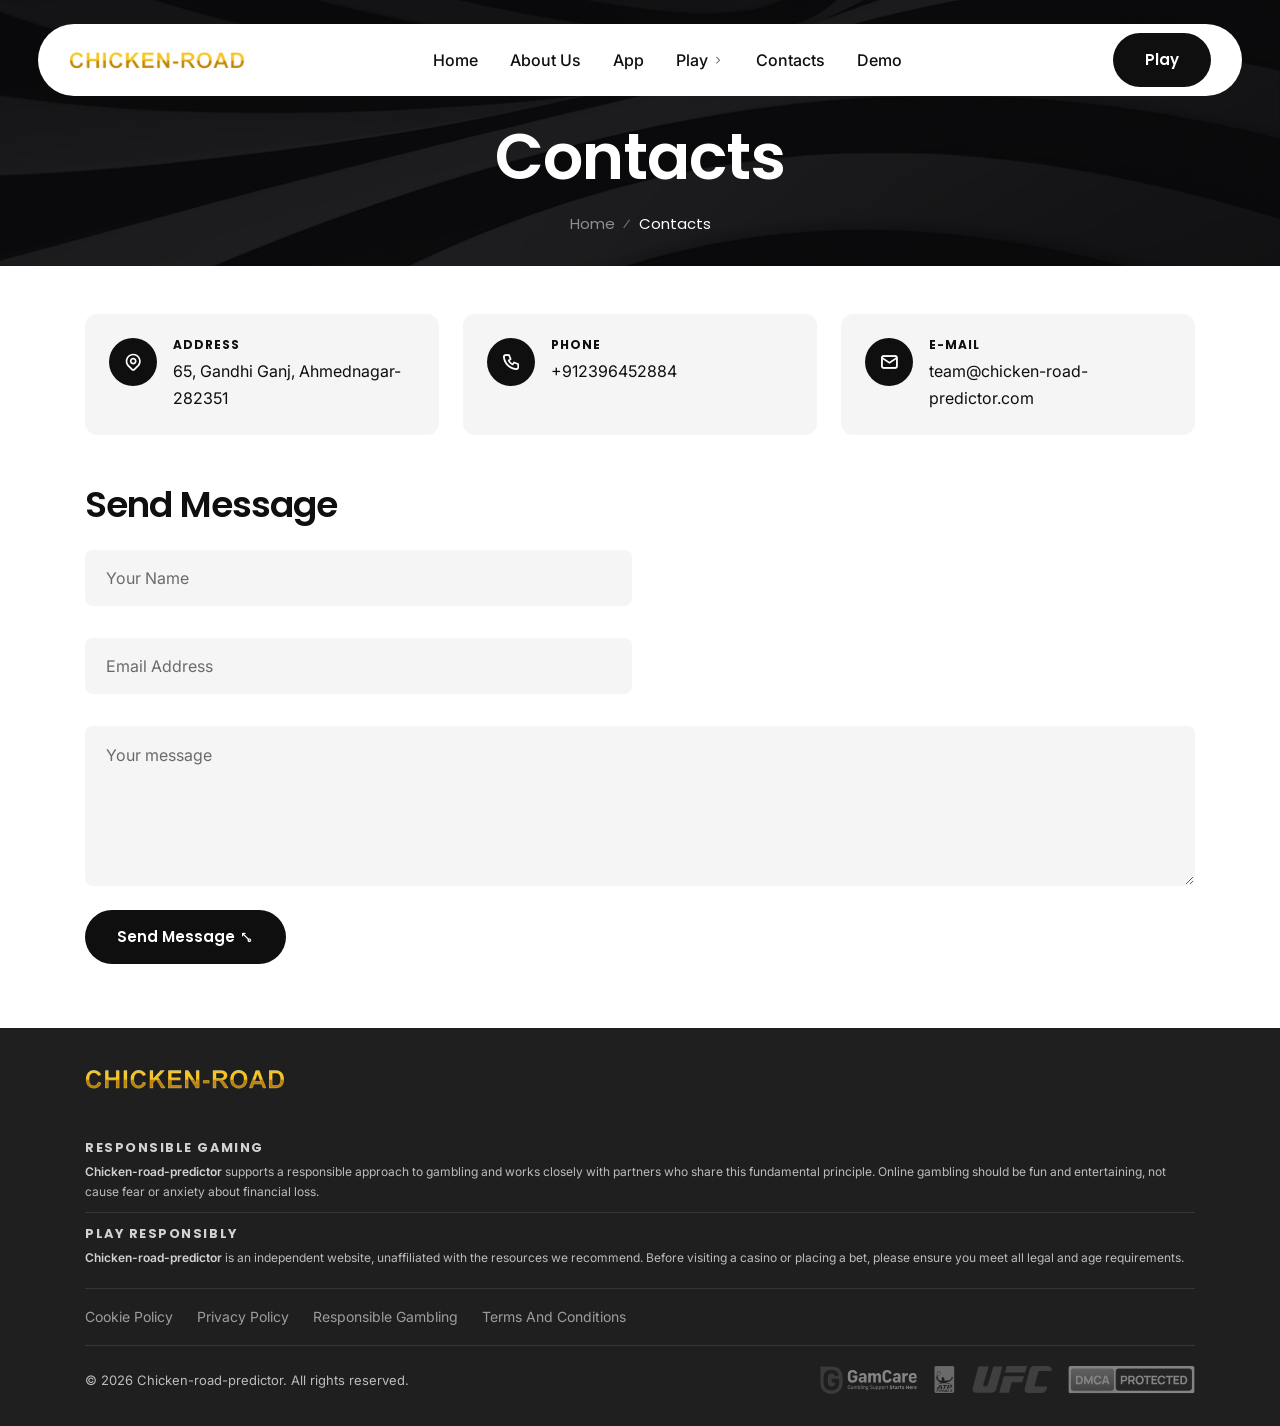
<file: contact-info/index.html>
<!DOCTYPE html><html lang="en-in" data-theme="five"><head><meta charset="utf-8">
  <meta http-equiv="X-UA-Compatible" content="IE=edge">
  <meta name="viewport" content="width=device-width, initial-scale=1"><meta name="description" content="">

  <link rel="canonical" href="https://chicken-road-predictor.com/contact-info/">

  <meta property="og:type" content="website">
  <meta property="og:url" content="https://chicken-road-predictor.com/contact-info/">
  <meta property="og:title" content="Contacts">
  <meta property="og:description" content=""><meta property="og:image" content="https://chicken-road-predictor.com/visuals/logo.c114f5ea36.png"><meta property="twitter:card" content="summary_large_image">
  <meta property="twitter:url" content="https://chicken-road-predictor.com/contact-info/">
  <meta property="twitter:title" content="Contacts">
  <meta property="twitter:description" content=""><meta property="twitter:image" content="https://chicken-road-predictor.com/visuals/logo.c114f5ea36.png"><title>Contacts</title><link rel="shortcut icon" type="image/png" href="/visuals/favicon-32x32.b5c2bf89c3.png"><meta name="robots" content="index, follow">

  
  <link rel="preconnect" href="https://fonts.googleapis.com">
  <link rel="preconnect" href="https://fonts.gstatic.com" crossorigin="">
  <link href="https://fonts.googleapis.com/css2?family=Inter:wght@300;400;500;600&amp;family=Poppins:wght@400;500;600;700;800&amp;display=swap" rel="stylesheet">

  
  <link href="/stylepack/bootstrap.min.3bfefcea.css" rel="stylesheet">

  
  <link href="/stylepack/tabler-icons.min.72e4b4d2.css" rel="stylesheet">

  
  <link href="/stylepack/startix-compiled.bd291d92.css" rel="stylesheet">

  
  <link href="/stylepack/startix-fixes.638b0f1a.css" rel="stylesheet"><script type="application/ld+json">
{
  "@context": "https://schema.org",
  "@graph": [
    {
      "@type": "WebSite",
      "@id": "https:\/\/chicken-road-predictor.com\/#website",
      "url": "https:\/\/chicken-road-predictor.com\/",
      "name": "Chicken-road-predictor",
      "potentialAction": {
        "@type": "SearchAction",
        "target": "https:\/\/chicken-road-predictor.com\/search?q={search_term_string}",
        "query-input": "required name=search_term_string"
      },
      "publisher": {
         "@id": "https:\/\/chicken-road-predictor.com\/#organization"
      },
      "inLanguage": "en-IN"
    },
    {
      "@type": "Organization",
      "@id": "https:\/\/chicken-road-predictor.com\/#organization",
      "name": "Chicken-road-predictor",
      "url": "https:\/\/chicken-road-predictor.com\/",
      "logo": {
        "@type": "ImageObject",
        "url": "https:\/\/chicken-road-predictor.com\/images\/logo.png"

      }},{
      "@type": "BreadcrumbList",
      "@id": "https:\/\/chicken-road-predictor.com\/contacts\/#breadcrumb",
      "itemListElement": [{
          "@type": "ListItem",
          "position":  1 ,
          "name": "Home",
          "item": "https:\/\/chicken-road-predictor.com\/"
        },
            {
              "@type": "ListItem",
              "position":  2 ,
              "name": "Chicken Road Crash Game: Modes, RTP 98%, Jackpot \u0026 Mobile",
              "item": "https:\/\/chicken-road-predictor.com\/"
            },
        {
          "@type": "ListItem",
          "position":  3 ,
          "name": "Contacts"
        }
      ]
    },{"@type": "WebPage",
      "@id": "https:\/\/chicken-road-predictor.com\/contacts\/",
      "url": "https:\/\/chicken-road-predictor.com\/contacts\/",
      "name": "Contacts",
      "description": "",
      "inLanguage": "en-IN","datePublished": "2026-07-31T00:00:00Z",
      "dateModified": "2026-05-01T14:51:16\u002b00:00",
      "isPartOf": {
        "@id": "https:\/\/chicken-road-predictor.com\/#website"
      },"breadcrumb": {
         "@id": "https:\/\/chicken-road-predictor.com\/contacts\/#breadcrumb"
       }}]
}
</script><meta name="generator" content="Hugo 0.148.2"></head>
<body>
  
  <div class="page-wrapper_5c7bb8c1851837d8">
<header class="header-section style-three_3fe41460c78da8aa" id="header" aria-label="Main header">
  
  <nav class="navbar navbar-expand-xl_8aed0ae523b8af78">

    
    <a class="navbar-brand_5ae0578736f5d493" href="/" title="Chicken-road-predictor" aria-label="Chicken-road-predictor">
      <img src="/visuals/logo.c114f5ea36.png" alt="Chicken-road-predictor" title="Chicken-road-predictor" class="w-auto_74a98a52a7b452ca h-auto_3a431f819178b475">
    </a>

    
    <div class="navbar-mobile-end_fc071526d60ee2bb d-flex_a0130375ff34d71f align-items-center_b0f294c24d005619 gap-3_5cbdf3dd4ea8a3a1 ms-auto_cc5d6035d0261f1d d-xl-none_5b4da4baa89acdef"><a href="/play/" id="PlayButton" class="theme-btn_3b5527bdf7ce9922" title="Play" rel="noopener noreferrer nofollow">Play</a>
<button class="navbar-toggler" type="button" aria-expanded="false" aria-label="Toggle navigation">
        <i class="ti ti-chevron-right startix-dd-arrow"></i>
      </button>
    </div>

    
    <div class="collapse navbar-collapse_8da448488306c126" id="startixNav">
      <ul class="navbar-nav mx-auto_96750e934f060f15"><li class="startix-dd">
          <a href="/" title="Home">Home</a>
        </li><li class="startix-dd">
          <a href="/meet-us/" title="About Us">About Us</a>
        </li><li class="startix-dd">
          <a href="/app/" title="App">App</a>
        </li><li class="startix-dd">
          <a href="#" title="Play">
            Play
            <i class="ti ti-chevron-right startix-dd-arrow"></i>
          </a>
          <ul class="startix-dd-menu"><li><a href="/1xbet/" title="1Xbet">1Xbet</a></li><li><a href="/4rabet/" title="4Rabet">4Rabet</a></li><li><a href="/valor/" title="Valor">Valor</a></li></ul>
        </li><li class="startix-dd active">
          <a href="/contact-info/" title="Contacts">Contacts</a>
        </li><li class="startix-dd">
          <a href="/demo/" title="Demo">Demo</a>
        </li></ul>
    </div>

    
    <div class="header-navigation_32572d8aa5ced100 d-none_4541d001d66d28a3 d-xl-flex_09776f1107ea3057 align-items-center_b0f294c24d005619"><a href="/play/" id="PlayButton" class="theme-btn_3b5527bdf7ce9922" title="Play" rel="noopener noreferrer nofollow">Play</a>
</div>

  </nav>
</header>

<section class="page-banner_d1a13cfecc55311f jarallax" aria-label="Page title">
  <div class="jarallax-img" style="background-image: url(/visuals/hero-bg.0852c31cda.png);"></div>
  <div class="container"><div class="page-banner-content_772df75a7581d413 page-banner-inner_47fc0c1f78db2b49">
      <h1>Contacts</h1>
      <ul class="page-banner-crumbs_00783f8bc7102abf list-unstyled_278eb699c9adcdac">
        <li><a href="/">Home</a></li>
        <li>Contacts</li>
      </ul>
    </div></div>
</section>
<section class="wpo-contact-pg-section_184973358a3d1d0c section-padding_77744b78ead4d589">
  <div class="container">

    <div class="row_f75b3eec46a81fa2">
      <div class="col_d33a595d1e3d0fa6 col-12_ace120c6860405f7"><div class="office-info_ef8d1e22f7be6976">
          <div class="office-info-row_f471d74953b89444"><div class="office-info-col_c5a88d956b3bfa10">
              <div class="office-info-item_754e91ad0c4f9e09">
                <div class="office-info-icon_1fa8d9edef62aa7a">
                  <div class="icon_b4507edadc1bc5c2"><i class="ti ti-map-pin"></i></div>
                </div>
                <div class="office-info-text_89d8aad5bcd6a463">
                  <h2>Address</h2><p><a href="https://www.google.com/maps/search/?api=1&amp;query=65%2C+Gandhi+Ganj%2C+Ahmednagar-282351" target="_blank" rel="noopener noreferrer">65, Gandhi Ganj, Ahmednagar-282351</a></p></div>
              </div>
            </div><div class="office-info-col_c5a88d956b3bfa10">
              <div class="office-info-item_754e91ad0c4f9e09">
                <div class="office-info-icon_1fa8d9edef62aa7a">
                  <div class="icon_b4507edadc1bc5c2"><i class="ti ti-phone"></i></div>
                </div>
                <div class="office-info-text_89d8aad5bcd6a463">
                  <h2>Phone</h2>
                  <p><a href="tel:tel:+912396452884">+912396452884</a></p>
                </div>
              </div>
            </div><div class="office-info-col_c5a88d956b3bfa10">
              <div class="office-info-item_754e91ad0c4f9e09">
                <div class="office-info-icon_1fa8d9edef62aa7a">
                  <div class="icon_b4507edadc1bc5c2"><i class="ti ti-mail"></i></div>
                </div>
                <div class="office-info-text_89d8aad5bcd6a463">
                  <h2>E-mail</h2>
                  <p><a href="mailto:team@chicken-road-predictor.com">team@chicken-road-predictor.com</a></p>
                </div>
              </div>
            </div></div>
        </div>
        <div class="wpo-contact-title_48d0a7560493906a">
          <h2>Send Message</h2>
        </div>
        <div class="wpo-contact-form-area_95e8921ad2f67b35">
          <form action="" id="contact-form" class="contact-validation-active_f0dad260b0cce5b0" method="POST">

            <div class="half-col_252a36f77e380a93">
              <div class="form-field_65623af088c4c7e2">
                <input name="name" type="text" id="contact_name" class="form-control_28da88ff97a77203" placeholder="Your Name" required="">
              </div>
            </div>
            <div class="half-col_252a36f77e380a93">
              <div class="form-field_65623af088c4c7e2">
                <input name="email" type="email" id="contact_email" class="form-control_28da88ff97a77203" placeholder="Email Address" required="">
              </div>
            </div>
            <div class="form-field_65623af088c4c7e2">
              <textarea name="message" id="contact_message" class="form-control_28da88ff97a77203" placeholder="Your message" required=""></textarea>
            </div>
            <div class="submit-area_a870067407b942a1">
              <button type="submit" class="theme-btn_3b5527bdf7ce9922">
                <span>Send message <i class="ti ti-arrow-up-right"></i></span>
                <span>Send message <i class="ti ti-arrow-up-right"></i></span>
              </button>
            </div>

          </form>
        </div>

      </div>
    </div>

  </div>
</section>

<footer class="footer-section_c96f66e483be6b19 footer-dark_4b8441b530d6969c">

  <div class="container footer-layout_c256302f65396353">

    
    <div class="footer-row-logo_a0a05d7a04df12aa"><a href="/" title="Chicken-road-predictor" class="d-inline-block_e6a6f6a95b39cd0e">
  <img src="/visuals/logo.c114f5ea36.png" alt="Chicken-road-predictor" title="Chicken-road-predictor" height="30">
</a>
</div>

    
    <div class="footer-row-disclaimers_4b9f14b87f7b32ea"><div class="footer-disclaimer_3909937c0e73b5c9">
        <p class="footer-disclaimer-label_7ca46dd947fc4081">RESPONSIBLE GAMING</p>
        <p class="footer-disclaimer-text_34b1576f9762130c"><strong>Chicken-road-predictor</strong> supports a responsible approach to gambling and works closely with partners who share this fundamental principle. Online gambling should be fun and entertaining, not cause fear or anxiety about financial loss.</p>
      </div><div class="footer-disclaimer_3909937c0e73b5c9">
        <p class="footer-disclaimer-label_7ca46dd947fc4081">PLAY RESPONSIBLY</p>
        <p class="footer-disclaimer-text_34b1576f9762130c"><strong>Chicken-road-predictor</strong> is an independent website, unaffiliated with the resources we recommend. Before visiting a casino or placing a bet, please ensure you meet all legal and age requirements.</p>
      </div></div>

    <div class="footer-row-nav_7b0d1cacb02906ec">
      <ul class="footer-nav-links_faa63ef283f4d896"><li><a href="/cookie-policy/">Cookie Policy</a></li><li><a href="/privacy-policy/">Privacy Policy</a></li><li><a href="/responsible-gambling/">Responsible Gambling</a></li><li><a href="/terms-and-conditions/">Terms And Conditions</a></li></ul>
    </div>
    <div class="footer-row-bottom_43ef507bd9604477">
      <p class="footer-copyright_f698370f2737ffad mb-0_1f771bc1e7b278e5">© 2026 Chicken-road-predictor. All rights reserved.
      </p>
      <div class="footer-trust-logos_e0dd37e74a89d7e3"><ul class="list-inline_a0dee58922ba61e9 mb-0_1f771bc1e7b278e5 d-flex_a0130375ff34d71f flex-wrap_a5ab8d25ee999420 align-items-center_b0f294c24d005619 gap-3_5cbdf3dd4ea8a3a1"><li class="list-inline-item_febd6d04ca3a914d">
      <img src="/visuals/casino-logos_e4f2c6b176/gamcare.4bed8b65d4.svg" alt="Chicken-road-predictor" title="Chicken-road-predictor" loading="lazy" height="28" style="height:28px;width:auto;">
    </li><li class="list-inline-item_febd6d04ca3a914d">
      <img src="/visuals/casino-logos_e4f2c6b176/atp.e6432b990e.svg" alt="Chicken-road-predictor" title="Chicken-road-predictor" loading="lazy" height="28" style="height:28px;width:auto;">
    </li><li class="list-inline-item_febd6d04ca3a914d">
      <img src="/visuals/casino-logos_e4f2c6b176/ufc.037498def4.svg" alt="Chicken-road-predictor" title="Chicken-road-predictor" loading="lazy" height="28" style="height:28px;width:auto;">
    </li><li class="list-inline-item_febd6d04ca3a914d">
      <img src="/visuals/casino-logos_e4f2c6b176/dmca.ac332124a8.svg" alt="Chicken-road-predictor" title="Chicken-road-predictor" loading="lazy" height="28" style="height:28px;width:auto;">
    </li></ul></div>
    </div>
  </div>

</footer>

</div>
  

  
  <script src="/bundleJS/jquery.min.ca4dd678.js"></script>
  <script src="/bundleJS/bootstrap.bundle.min.96821ecf.js"></script>
  <script src="/bundleJS/modernizr.custom.6324688b.js"></script>
  <script src="/bundleJS/jquery-plugin-collection.fc1ea994.js"></script>
  <script src="/bundleJS/script.697173a6.js"></script><script src="/app.eb832fd2dec5909038d12e22199421473439a672087e7b41044238248e5d27ac.js" integrity="sha384-kXdpxnScaUZfavoe+/ISN4eRZc5+fVwCJBKRxeT2ZiORlm5v10IHQdyxRlYZ+/g6" defer=""></script><script>
  (function () {
     
    var header = document.querySelector('.header-section');
    if (!header) return;

    function handleScroll() {
      header.classList.toggle('sticky-on', window.scrollY > 80);
    }
    window.addEventListener('scroll', handleScroll, { passive: true });
    handleScroll();

     
    var navCollapse = document.getElementById('startixNav');
    var toggler = document.querySelector('.navbar-toggler');

    if (navCollapse && toggler) {
      
      navCollapse.classList.remove('collapse');

      var menuOpen = false;

      function openMenu() {
        menuOpen = true;
        header.classList.add('mobile-menu-open');
        toggler.setAttribute('aria-expanded', 'true');

        
        navCollapse.classList.add('show');

        
        navCollapse.style.transition = 'none';
        navCollapse.style.overflowY = 'hidden';
        navCollapse.style.maxHeight = 'none';
        var fullHeight = navCollapse.scrollHeight;
        navCollapse.style.maxHeight = '0';
        navCollapse.offsetHeight; 
        navCollapse.style.transition = '';
        navCollapse.style.maxHeight = fullHeight + 'px';

        
        var onEnd = function () {
          navCollapse.removeEventListener('transitionend', onEnd);
          if (menuOpen) navCollapse.style.overflowY = 'auto';
        };
        navCollapse.addEventListener('transitionend', onEnd);
      }

      function closeMenu() {
        menuOpen = false;
        toggler.setAttribute('aria-expanded', 'false');
        
        navCollapse.style.overflowY = 'hidden';
        navCollapse.style.maxHeight = '0';
        
        var onEnd = function () {
          navCollapse.removeEventListener('transitionend', onEnd);
          navCollapse.classList.remove('show'); 
          header.classList.remove('mobile-menu-open');
          navCollapse.style.overflowY = '';
        };
        navCollapse.addEventListener('transitionend', onEnd);
      }

      
      var overlay = document.createElement('div');
      overlay.id = 'startix-nav-overlay';
      overlay.style.cssText = 'display:none;position:fixed;inset:0;z-index:9998;';
      document.body.appendChild(overlay);
      overlay.addEventListener('click', function () { closeMenu(); });

      
      var _baseOpen = openMenu, _baseClose = closeMenu;
      openMenu = function () { _baseOpen(); overlay.style.display = 'block'; };
      closeMenu = function () { overlay.style.display = 'none'; _baseClose(); };

      toggler.addEventListener('click', function () {
        if (menuOpen) { closeMenu(); } else { openMenu(); }
      });

      

      
      window.addEventListener('resize', function () {
        if (window.innerWidth >= 1200) {
          overlay.style.display = 'none';
          navCollapse.style.maxHeight = '';
          navCollapse.style.transition = '';
          navCollapse.classList.remove('show');
          header.classList.remove('mobile-menu-open');
          menuOpen = false;
          toggler.setAttribute('aria-expanded', 'false');
        }
      });
    }

     
    
    
    function initMobileSubmenus() {
      if (window.innerWidth >= 1200) return;
      document.querySelectorAll('.startix-dd-menu').forEach(function (menu) {
        menu.style.maxHeight = '0';
      });
      document.querySelectorAll('.startix-dd').forEach(function (li) {
        li.classList.remove('dd-open');
      });
    }

    
    
    
    function adjustAncestors(el, delta) {
      var node = el.parentElement;
      while (node) {
        if (node.classList && node.classList.contains('startix-dd-menu')) {
          var cur = parseFloat(node.style.maxHeight) || 0;
          node.style.maxHeight = (cur + delta) + 'px';
        }
        node = node.parentElement;
      }
      
      if (menuOpen && navCollapse) {
        var cur = parseFloat(navCollapse.style.maxHeight) || 0;
        navCollapse.style.maxHeight = (cur + delta) + 'px';
      }
    }

    
    document.querySelectorAll('.startix-dd > a').forEach(function (link) {
      var li = link.closest('.startix-dd');
      var menu = li.querySelector(':scope > .startix-dd-menu');
      if (!menu) return; 
      link.addEventListener('click', function (e) {
        if (window.innerWidth >= 1200) return; 
        e.preventDefault();
        e.stopPropagation();
        var isOpen = li.classList.contains('dd-open');

        
        li.parentElement.querySelectorAll(':scope > .startix-dd').forEach(function (sib) {
          if (sib === li) return;
          if (!sib.classList.contains('dd-open')) return;
          sib.classList.remove('dd-open');
          sib.querySelectorAll('.startix-dd-menu').forEach(function (m) {
            var h = parseFloat(m.style.maxHeight) || 0;
            if (h > 0) adjustAncestors(m, -h);
            m.style.maxHeight = '0';
            m.closest('.startix-dd') && m.closest('.startix-dd').classList.remove('dd-open');
          });
        });

        if (isOpen) {
          
          var currentH = parseFloat(menu.style.maxHeight) || 0;
          adjustAncestors(menu, -currentH);
          
          menu.querySelectorAll('.startix-dd-menu').forEach(function (nested) {
            nested.style.maxHeight = '0';
            nested.closest('.startix-dd') && nested.closest('.startix-dd').classList.remove('dd-open');
          });
          li.classList.remove('dd-open');
          menu.style.maxHeight = '0';
        } else {
          
          
          menu.style.transition = 'none';
          menu.style.maxHeight = 'none';
          var targetH = menu.scrollHeight;
          menu.style.maxHeight = '0';
          menu.offsetHeight; 
          menu.style.transition = 'max-height 0.3s ease';

          li.classList.add('dd-open');
          menu.style.maxHeight = targetH + 'px';
          
          adjustAncestors(menu, targetH);
        }
      });
    });

    
    window.addEventListener('resize', function () {
      if (window.innerWidth >= 1200) {
        document.querySelectorAll('.startix-dd-menu').forEach(function (menu) {
          menu.style.maxHeight = '';
          menu.style.overflow = '';
          menu.style.transition = '';
          menu.style.display = '';
        });
        document.querySelectorAll('.startix-dd').forEach(function (li) {
          li.classList.remove('dd-open');
        });
      } else {
        initMobileSubmenus();
      }
    });

    initMobileSubmenus();

     
    var parallaxSections = document.querySelectorAll('.jarallax');
    if (parallaxSections.length && window.innerWidth > 768) {
      var speed = 0.4; 

      function applyParallax() {
        var scrollY = window.scrollY;
        parallaxSections.forEach(function (section) {
          var rect = section.getBoundingClientRect();
          var sectionTop = rect.top + scrollY;
          var viewportH = window.innerHeight;
          var sectionH = section.offsetHeight;
          
          var extra = Math.round(viewportH * speed);
          var img = section.querySelector('.jarallax-img');
          if (!img) return;
          
          if (!img.dataset.ready) {
            img.style.width = '100%';
            img.style.height = (sectionH + extra * 2) + 'px';
            img.style.top = -extra + 'px';
            img.dataset.ready = '1';
          }
          
          var relScroll = scrollY - sectionTop + viewportH;
          var translateY = -(relScroll * speed - extra);
          img.style.transform = 'translate3d(0,' + translateY + 'px,0)';
        });
      }

      
      parallaxSections.forEach(function (section) {
        var img = section.querySelector('.jarallax-img');
        if (img) {
          var extra = Math.round(window.innerHeight * speed);
          img.style.width = '100%';
          img.style.height = (section.offsetHeight + extra * 2) + 'px';
          img.style.top = -extra + 'px';
          img.dataset.ready = '1';
        }
      });

      window.addEventListener('scroll', applyParallax, { passive: true });
      applyParallax();

      window.addEventListener('resize', function () {
        parallaxSections.forEach(function (s) {
          var img = s.querySelector('.jarallax-img');
          if (img) delete img.dataset.ready;
        });
        applyParallax();
      });
    }
  })();
  </script>


</body></html>
</file>
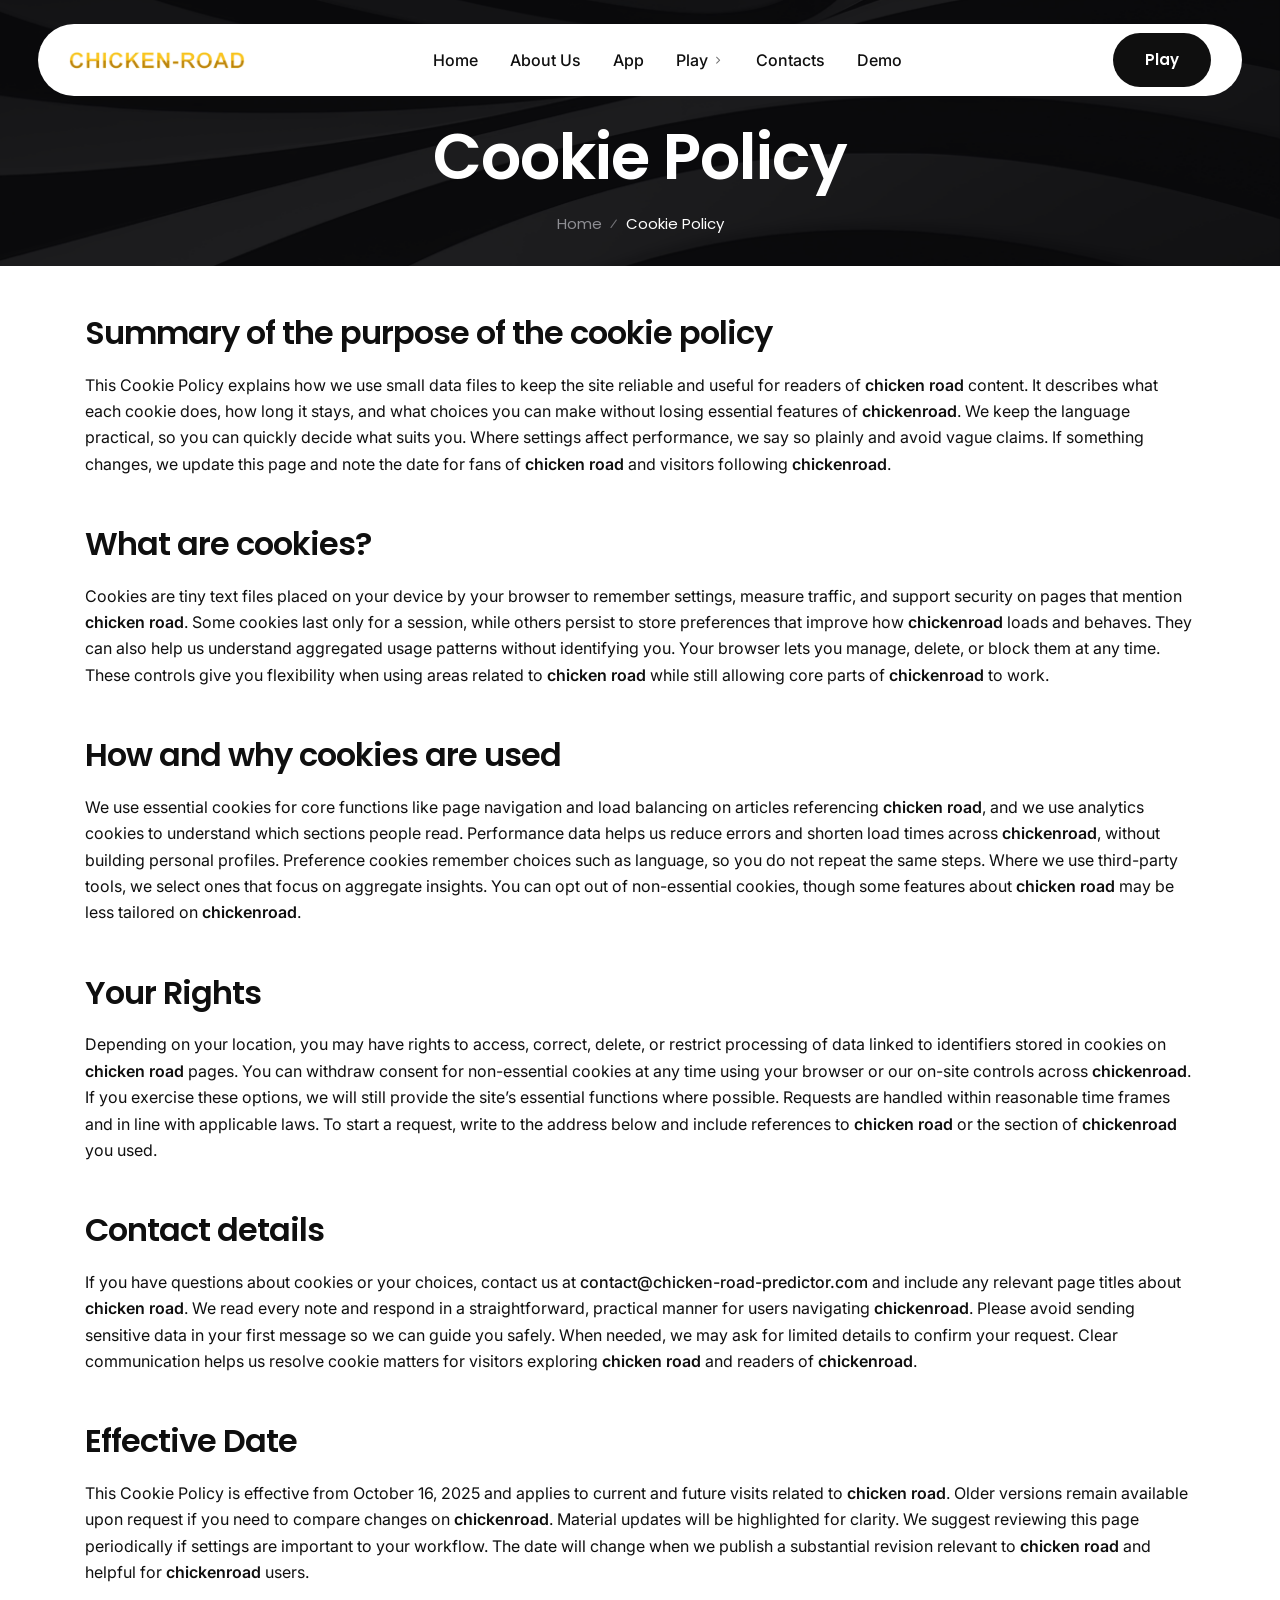
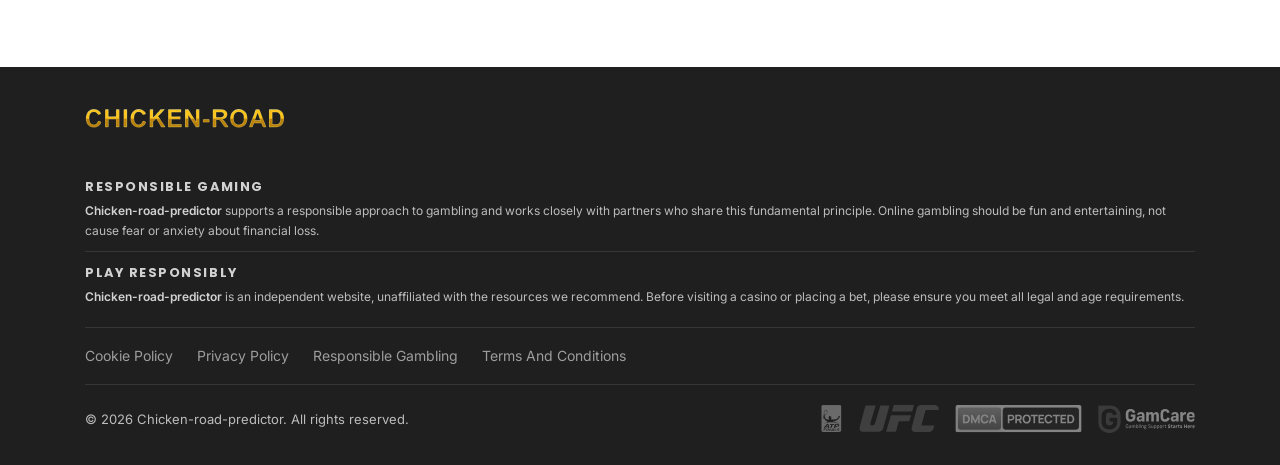
<file: cookie-policy/index.html>
<!DOCTYPE html><html lang="en-in" data-theme="five"><head><meta charset="utf-8">
  <meta http-equiv="X-UA-Compatible" content="IE=edge">
  <meta name="viewport" content="width=device-width, initial-scale=1"><meta name="keywords" content="chicken road, chickenroad"><meta name="description" content="chicken road Predictor Cookie Policy: Discover how we utilize cookies, explore your choices regarding data usage, and find out how to get in touch with us">

  <link rel="canonical" href="https://chicken-road-predictor.com/cookie-policy/">

  <meta property="og:type" content="website">
  <meta property="og:url" content="https://chicken-road-predictor.com/cookie-policy/">
  <meta property="og:title" content="chicken road Predictor Cookie Policy: Understand Your Data">
  <meta property="og:description" content="chicken road Predictor Cookie Policy: Discover how we utilize cookies, explore your choices regarding data usage, and find out how to get in touch with us"><meta property="og:image" content="https://chicken-road-predictor.com/visuals/logo.c114f5ea36.png"><meta property="twitter:card" content="summary_large_image">
  <meta property="twitter:url" content="https://chicken-road-predictor.com/cookie-policy/">
  <meta property="twitter:title" content="chicken road Predictor Cookie Policy: Understand Your Data">
  <meta property="twitter:description" content="chicken road Predictor Cookie Policy: Discover how we utilize cookies, explore your choices regarding data usage, and find out how to get in touch with us"><meta property="twitter:image" content="https://chicken-road-predictor.com/visuals/logo.c114f5ea36.png"><title>chicken road Predictor Cookie Policy: Understand Your Data</title><link rel="shortcut icon" type="image/png" href="/visuals/favicon-32x32.b5c2bf89c3.png"><meta name="robots" content="index, follow">

  
  <link rel="preconnect" href="https://fonts.googleapis.com">
  <link rel="preconnect" href="https://fonts.gstatic.com" crossorigin="">
  <link href="https://fonts.googleapis.com/css2?family=Inter:wght@300;400;500;600&amp;family=Poppins:wght@400;500;600;700;800&amp;display=swap" rel="stylesheet">

  
  <link href="/stylepack/bootstrap.min.3bfefcea.css" rel="stylesheet">

  
  <link href="/stylepack/tabler-icons.min.72e4b4d2.css" rel="stylesheet">

  
  <link href="/stylepack/startix-compiled.bd291d92.css" rel="stylesheet">

  
  <link href="/stylepack/startix-fixes.638b0f1a.css" rel="stylesheet"><script type="application/ld+json">
{
  "@context": "https://schema.org",
  "@graph": [
    {
      "@type": "WebSite",
      "@id": "https:\/\/chicken-road-predictor.com\/#website",
      "url": "https:\/\/chicken-road-predictor.com\/",
      "name": "Chicken-road-predictor",
      "potentialAction": {
        "@type": "SearchAction",
        "target": "https:\/\/chicken-road-predictor.com\/search?q={search_term_string}",
        "query-input": "required name=search_term_string"
      },
      "publisher": {
         "@id": "https:\/\/chicken-road-predictor.com\/#organization"
      },
      "inLanguage": "en-IN"
    },
    {
      "@type": "Organization",
      "@id": "https:\/\/chicken-road-predictor.com\/#organization",
      "name": "Chicken-road-predictor",
      "url": "https:\/\/chicken-road-predictor.com\/",
      "logo": {
        "@type": "ImageObject",
        "url": "https:\/\/chicken-road-predictor.com\/images\/logo.png"

      }},{
      "@type": "BreadcrumbList",
      "@id": "https:\/\/chicken-road-predictor.com\/cookie-policy\/#breadcrumb",
      "itemListElement": [{
          "@type": "ListItem",
          "position":  1 ,
          "name": "Home",
          "item": "https:\/\/chicken-road-predictor.com\/"
        },
            {
              "@type": "ListItem",
              "position":  2 ,
              "name": "Chicken Road Crash Game: Modes, RTP 98%, Jackpot \u0026 Mobile",
              "item": "https:\/\/chicken-road-predictor.com\/"
            },
        {
          "@type": "ListItem",
          "position":  3 ,
          "name": "chicken road Predictor Cookie Policy: Understand Your Data"
        }
      ]
    },{"@type": "WebPage",
      "@id": "https:\/\/chicken-road-predictor.com\/cookie-policy\/",
      "url": "https:\/\/chicken-road-predictor.com\/cookie-policy\/",
      "name": "chicken road Predictor Cookie Policy: Understand Your Data",
      "description": "chicken road Predictor Cookie Policy: Discover how we utilize cookies, explore your choices regarding data usage, and find out how to get in touch with us",
      "inLanguage": "en-IN","datePublished": "2026-08-07T00:00:00Z",
      "dateModified": "2026-03-02T15:05:20\u002b00:00",
      "isPartOf": {
        "@id": "https:\/\/chicken-road-predictor.com\/#website"
      },"breadcrumb": {
         "@id": "https:\/\/chicken-road-predictor.com\/cookie-policy\/#breadcrumb"
       }}]
}
</script><meta name="generator" content="Hugo 0.148.2"></head>
<body>
  
  <div class="page-wrapper_5c7bb8c1851837d8">
<header class="header-section style-three_3fe41460c78da8aa" id="header" aria-label="Main header">
  
  <nav class="navbar navbar-expand-xl_8aed0ae523b8af78">

    
    <a class="navbar-brand_5ae0578736f5d493" href="/" title="Chicken-road-predictor" aria-label="Chicken-road-predictor">
      <img src="/visuals/logo.c114f5ea36.png" alt="Chicken-road-predictor" title="Chicken-road-predictor" class="w-auto_74a98a52a7b452ca h-auto_3a431f819178b475">
    </a>

    
    <div class="navbar-mobile-end_fc071526d60ee2bb d-flex_a0130375ff34d71f align-items-center_b0f294c24d005619 gap-3_5cbdf3dd4ea8a3a1 ms-auto_cc5d6035d0261f1d d-xl-none_5b4da4baa89acdef"><a href="/play/" id="PlayButton" class="theme-btn_3b5527bdf7ce9922" title="Play" rel="noopener noreferrer nofollow">Play</a>
<button class="navbar-toggler" type="button" aria-expanded="false" aria-label="Toggle navigation">
        <i class="ti ti-chevron-right startix-dd-arrow"></i>
      </button>
    </div>

    
    <div class="collapse navbar-collapse_8da448488306c126" id="startixNav">
      <ul class="navbar-nav mx-auto_96750e934f060f15"><li class="startix-dd">
          <a href="/" title="Home">Home</a>
        </li><li class="startix-dd">
          <a href="/meet-us/" title="About Us">About Us</a>
        </li><li class="startix-dd">
          <a href="/app/" title="App">App</a>
        </li><li class="startix-dd">
          <a href="#" title="Play">
            Play
            <i class="ti ti-chevron-right startix-dd-arrow"></i>
          </a>
          <ul class="startix-dd-menu"><li><a href="/1xbet/" title="1Xbet">1Xbet</a></li><li><a href="/4rabet/" title="4Rabet">4Rabet</a></li><li><a href="/valor/" title="Valor">Valor</a></li></ul>
        </li><li class="startix-dd">
          <a href="/contact-info/" title="Contacts">Contacts</a>
        </li><li class="startix-dd">
          <a href="/demo/" title="Demo">Demo</a>
        </li></ul>
    </div>

    
    <div class="header-navigation_32572d8aa5ced100 d-none_4541d001d66d28a3 d-xl-flex_09776f1107ea3057 align-items-center_b0f294c24d005619"><a href="/play/" id="PlayButton" class="theme-btn_3b5527bdf7ce9922" title="Play" rel="noopener noreferrer nofollow">Play</a>
</div>

  </nav>
</header>

<section class="page-banner_d1a13cfecc55311f jarallax" aria-label="Page title">
  <div class="jarallax-img" style="background-image: url(/visuals/hero-bg.0852c31cda.png);"></div>
  <div class="container"><div class="page-banner-content_772df75a7581d413 page-banner-inner_47fc0c1f78db2b49">
      <h1>Cookie Policy</h1>
      <ul class="page-banner-crumbs_00783f8bc7102abf list-unstyled_278eb699c9adcdac">
        <li><a href="/">Home</a></li>
        <li>Cookie Policy</li>
      </ul>
    </div></div>
</section>
<section class="wpo-service-single-section section-padding_77744b78ead4d589">
  <div class="container">
    <div class="row_f75b3eec46a81fa2">
      <div class="col_d33a595d1e3d0fa6 col-12_ace120c6860405f7">
        <article class="hp-content">
<h2 id="summary-of-the-purpose-of-the-cookie-policy">Summary of the purpose of the cookie policy</h2>
<p>This Cookie Policy explains how we use small data files to keep the site
reliable and useful for readers of <strong>chicken road</strong> content. It
describes what each cookie does, how long it stays, and what choices you
can make without losing essential features of <strong>chickenroad</strong>. We keep
the language practical, so you can quickly decide what suits you. Where
settings affect performance, we say so plainly and avoid vague claims.
If something changes, we update this page and note the date for fans of
<strong>chicken road</strong> and visitors following <strong>chickenroad</strong>.</p>
<h2 id="what-are-cookies">What are cookies?</h2>
<p>Cookies are tiny text files placed on your device by your browser to
remember settings, measure traffic, and support security on pages that
mention <strong>chicken road</strong>. Some cookies last only for a session, while
others persist to store preferences that improve how <strong>chickenroad</strong>
loads and behaves. They can also help us understand aggregated usage
patterns without identifying you. Your browser lets you manage, delete,
or block them at any time. These controls give you flexibility when
using areas related to <strong>chicken road</strong> while still allowing core parts
of <strong>chickenroad</strong> to work.</p>
<h2 id="how-and-why-cookies-are-used">How and why cookies are used</h2>
<p>We use essential cookies for core functions like page navigation and
load balancing on articles referencing <strong>chicken road</strong>, and we use
analytics cookies to understand which sections people read. Performance
data helps us reduce errors and shorten load times across
<strong>chickenroad</strong>, without building personal profiles. Preference cookies
remember choices such as language, so you do not repeat the same steps.
Where we use third-party tools, we select ones that focus on aggregate
insights. You can opt out of non-essential cookies, though some features
about <strong>chicken road</strong> may be less tailored on <strong>chickenroad</strong>.</p>
<h2 id="your-rights">Your Rights</h2>
<p>Depending on your location, you may have rights to access, correct,
delete, or restrict processing of data linked to identifiers stored in
cookies on <strong>chicken road</strong> pages. You can withdraw consent for
non-essential cookies at any time using your browser or our on-site
controls across <strong>chickenroad</strong>. If you exercise these options, we will
still provide the site’s essential functions where possible. Requests
are handled within reasonable time frames and in line with applicable
laws. To start a request, write to the address below and include
references to <strong>chicken road</strong> or the section of <strong>chickenroad</strong> you
used.</p>
<h2 id="contact-details">Contact details</h2>
<p>If you have questions about cookies or your choices, contact us at
<!-- raw HTML omitted --><a href="mailto:contact@chicken-road-predictor.com">contact@chicken-road-predictor.com</a><!-- raw HTML omitted --> and include any relevant page
titles about <strong>chicken road</strong>. We read every note and respond in a
straightforward, practical manner for users navigating <strong>chickenroad</strong>.
Please avoid sending sensitive data in your first message so we can
guide you safely. When needed, we may ask for limited details to confirm
your request. Clear communication helps us resolve cookie matters for
visitors exploring <strong>chicken road</strong> and readers of <strong>chickenroad</strong>.</p>
<h2 id="effective-date">Effective Date</h2>
<p>This Cookie Policy is effective from October 16, 2025 and applies to
current and future visits related to <strong>chicken road</strong>. Older versions
remain available upon request if you need to compare changes on
<strong>chickenroad</strong>. Material updates will be highlighted for clarity. We
suggest reviewing this page periodically if settings are important to
your workflow. The date will change when we publish a substantial
revision relevant to <strong>chicken road</strong> and helpful for <strong>chickenroad</strong>
users.</p>
</article>
      </div>
    </div>
  </div>
</section>

<footer class="footer-section_c96f66e483be6b19 footer-dark_4b8441b530d6969c">

  <div class="container footer-layout_c256302f65396353">

    
    <div class="footer-row-logo_a0a05d7a04df12aa"><a href="/" title="Chicken-road-predictor" class="d-inline-block_e6a6f6a95b39cd0e">
  <img src="/visuals/logo.c114f5ea36.png" alt="Chicken-road-predictor" title="Chicken-road-predictor" height="30">
</a>
</div>

    
    <div class="footer-row-disclaimers_4b9f14b87f7b32ea"><div class="footer-disclaimer_3909937c0e73b5c9">
        <p class="footer-disclaimer-label_7ca46dd947fc4081">RESPONSIBLE GAMING</p>
        <p class="footer-disclaimer-text_34b1576f9762130c"><strong>Chicken-road-predictor</strong> supports a responsible approach to gambling and works closely with partners who share this fundamental principle. Online gambling should be fun and entertaining, not cause fear or anxiety about financial loss.</p>
      </div><div class="footer-disclaimer_3909937c0e73b5c9">
        <p class="footer-disclaimer-label_7ca46dd947fc4081">PLAY RESPONSIBLY</p>
        <p class="footer-disclaimer-text_34b1576f9762130c"><strong>Chicken-road-predictor</strong> is an independent website, unaffiliated with the resources we recommend. Before visiting a casino or placing a bet, please ensure you meet all legal and age requirements.</p>
      </div></div>

    <div class="footer-row-nav_7b0d1cacb02906ec">
      <ul class="footer-nav-links_faa63ef283f4d896"><li><a href="/cookie-policy/">Cookie Policy</a></li><li><a href="/privacy-policy/">Privacy Policy</a></li><li><a href="/responsible-gambling/">Responsible Gambling</a></li><li><a href="/terms-and-conditions/">Terms And Conditions</a></li></ul>
    </div>
    <div class="footer-row-bottom_43ef507bd9604477">
      <p class="footer-copyright_f698370f2737ffad mb-0_1f771bc1e7b278e5">© 2026 Chicken-road-predictor. All rights reserved.
      </p>
      <div class="footer-trust-logos_e0dd37e74a89d7e3"><ul class="list-inline_a0dee58922ba61e9 mb-0_1f771bc1e7b278e5 d-flex_a0130375ff34d71f flex-wrap_a5ab8d25ee999420 align-items-center_b0f294c24d005619 gap-3_5cbdf3dd4ea8a3a1"><li class="list-inline-item_febd6d04ca3a914d">
      <img src="/visuals/casino-logos_e4f2c6b176/atp.e6432b990e.svg" alt="Chicken-road-predictor" title="Chicken-road-predictor" loading="lazy" height="28" style="height:28px;width:auto;">
    </li><li class="list-inline-item_febd6d04ca3a914d">
      <img src="/visuals/casino-logos_e4f2c6b176/ufc.037498def4.svg" alt="Chicken-road-predictor" title="Chicken-road-predictor" loading="lazy" height="28" style="height:28px;width:auto;">
    </li><li class="list-inline-item_febd6d04ca3a914d">
      <img src="/visuals/casino-logos_e4f2c6b176/dmca.ac332124a8.svg" alt="Chicken-road-predictor" title="Chicken-road-predictor" loading="lazy" height="28" style="height:28px;width:auto;">
    </li><li class="list-inline-item_febd6d04ca3a914d">
      <img src="/visuals/casino-logos_e4f2c6b176/gamcare.4bed8b65d4.svg" alt="Chicken-road-predictor" title="Chicken-road-predictor" loading="lazy" height="28" style="height:28px;width:auto;">
    </li></ul></div>
    </div>
  </div>

</footer>

</div>
  

  
  <script src="/bundleJS/jquery.min.ca4dd678.js"></script>
  <script src="/bundleJS/bootstrap.bundle.min.96821ecf.js"></script>
  <script src="/bundleJS/modernizr.custom.6324688b.js"></script>
  <script src="/bundleJS/jquery-plugin-collection.fc1ea994.js"></script>
  <script src="/bundleJS/script.697173a6.js"></script><script src="/app.eb832fd2dec5909038d12e22199421473439a672087e7b41044238248e5d27ac.js" integrity="sha384-kXdpxnScaUZfavoe+/ISN4eRZc5+fVwCJBKRxeT2ZiORlm5v10IHQdyxRlYZ+/g6" defer=""></script><script>
  (function () {
     
    var header = document.querySelector('.header-section');
    if (!header) return;

    function handleScroll() {
      header.classList.toggle('sticky-on', window.scrollY > 80);
    }
    window.addEventListener('scroll', handleScroll, { passive: true });
    handleScroll();

     
    var navCollapse = document.getElementById('startixNav');
    var toggler = document.querySelector('.navbar-toggler');

    if (navCollapse && toggler) {
      
      navCollapse.classList.remove('collapse');

      var menuOpen = false;

      function openMenu() {
        menuOpen = true;
        header.classList.add('mobile-menu-open');
        toggler.setAttribute('aria-expanded', 'true');

        
        navCollapse.classList.add('show');

        
        navCollapse.style.transition = 'none';
        navCollapse.style.overflowY = 'hidden';
        navCollapse.style.maxHeight = 'none';
        var fullHeight = navCollapse.scrollHeight;
        navCollapse.style.maxHeight = '0';
        navCollapse.offsetHeight; 
        navCollapse.style.transition = '';
        navCollapse.style.maxHeight = fullHeight + 'px';

        
        var onEnd = function () {
          navCollapse.removeEventListener('transitionend', onEnd);
          if (menuOpen) navCollapse.style.overflowY = 'auto';
        };
        navCollapse.addEventListener('transitionend', onEnd);
      }

      function closeMenu() {
        menuOpen = false;
        toggler.setAttribute('aria-expanded', 'false');
        
        navCollapse.style.overflowY = 'hidden';
        navCollapse.style.maxHeight = '0';
        
        var onEnd = function () {
          navCollapse.removeEventListener('transitionend', onEnd);
          navCollapse.classList.remove('show'); 
          header.classList.remove('mobile-menu-open');
          navCollapse.style.overflowY = '';
        };
        navCollapse.addEventListener('transitionend', onEnd);
      }

      
      var overlay = document.createElement('div');
      overlay.id = 'startix-nav-overlay';
      overlay.style.cssText = 'display:none;position:fixed;inset:0;z-index:9998;';
      document.body.appendChild(overlay);
      overlay.addEventListener('click', function () { closeMenu(); });

      
      var _baseOpen = openMenu, _baseClose = closeMenu;
      openMenu = function () { _baseOpen(); overlay.style.display = 'block'; };
      closeMenu = function () { overlay.style.display = 'none'; _baseClose(); };

      toggler.addEventListener('click', function () {
        if (menuOpen) { closeMenu(); } else { openMenu(); }
      });

      

      
      window.addEventListener('resize', function () {
        if (window.innerWidth >= 1200) {
          overlay.style.display = 'none';
          navCollapse.style.maxHeight = '';
          navCollapse.style.transition = '';
          navCollapse.classList.remove('show');
          header.classList.remove('mobile-menu-open');
          menuOpen = false;
          toggler.setAttribute('aria-expanded', 'false');
        }
      });
    }

     
    
    
    function initMobileSubmenus() {
      if (window.innerWidth >= 1200) return;
      document.querySelectorAll('.startix-dd-menu').forEach(function (menu) {
        menu.style.maxHeight = '0';
      });
      document.querySelectorAll('.startix-dd').forEach(function (li) {
        li.classList.remove('dd-open');
      });
    }

    
    
    
    function adjustAncestors(el, delta) {
      var node = el.parentElement;
      while (node) {
        if (node.classList && node.classList.contains('startix-dd-menu')) {
          var cur = parseFloat(node.style.maxHeight) || 0;
          node.style.maxHeight = (cur + delta) + 'px';
        }
        node = node.parentElement;
      }
      
      if (menuOpen && navCollapse) {
        var cur = parseFloat(navCollapse.style.maxHeight) || 0;
        navCollapse.style.maxHeight = (cur + delta) + 'px';
      }
    }

    
    document.querySelectorAll('.startix-dd > a').forEach(function (link) {
      var li = link.closest('.startix-dd');
      var menu = li.querySelector(':scope > .startix-dd-menu');
      if (!menu) return; 
      link.addEventListener('click', function (e) {
        if (window.innerWidth >= 1200) return; 
        e.preventDefault();
        e.stopPropagation();
        var isOpen = li.classList.contains('dd-open');

        
        li.parentElement.querySelectorAll(':scope > .startix-dd').forEach(function (sib) {
          if (sib === li) return;
          if (!sib.classList.contains('dd-open')) return;
          sib.classList.remove('dd-open');
          sib.querySelectorAll('.startix-dd-menu').forEach(function (m) {
            var h = parseFloat(m.style.maxHeight) || 0;
            if (h > 0) adjustAncestors(m, -h);
            m.style.maxHeight = '0';
            m.closest('.startix-dd') && m.closest('.startix-dd').classList.remove('dd-open');
          });
        });

        if (isOpen) {
          
          var currentH = parseFloat(menu.style.maxHeight) || 0;
          adjustAncestors(menu, -currentH);
          
          menu.querySelectorAll('.startix-dd-menu').forEach(function (nested) {
            nested.style.maxHeight = '0';
            nested.closest('.startix-dd') && nested.closest('.startix-dd').classList.remove('dd-open');
          });
          li.classList.remove('dd-open');
          menu.style.maxHeight = '0';
        } else {
          
          
          menu.style.transition = 'none';
          menu.style.maxHeight = 'none';
          var targetH = menu.scrollHeight;
          menu.style.maxHeight = '0';
          menu.offsetHeight; 
          menu.style.transition = 'max-height 0.3s ease';

          li.classList.add('dd-open');
          menu.style.maxHeight = targetH + 'px';
          
          adjustAncestors(menu, targetH);
        }
      });
    });

    
    window.addEventListener('resize', function () {
      if (window.innerWidth >= 1200) {
        document.querySelectorAll('.startix-dd-menu').forEach(function (menu) {
          menu.style.maxHeight = '';
          menu.style.overflow = '';
          menu.style.transition = '';
          menu.style.display = '';
        });
        document.querySelectorAll('.startix-dd').forEach(function (li) {
          li.classList.remove('dd-open');
        });
      } else {
        initMobileSubmenus();
      }
    });

    initMobileSubmenus();

     
    var parallaxSections = document.querySelectorAll('.jarallax');
    if (parallaxSections.length && window.innerWidth > 768) {
      var speed = 0.4; 

      function applyParallax() {
        var scrollY = window.scrollY;
        parallaxSections.forEach(function (section) {
          var rect = section.getBoundingClientRect();
          var sectionTop = rect.top + scrollY;
          var viewportH = window.innerHeight;
          var sectionH = section.offsetHeight;
          
          var extra = Math.round(viewportH * speed);
          var img = section.querySelector('.jarallax-img');
          if (!img) return;
          
          if (!img.dataset.ready) {
            img.style.width = '100%';
            img.style.height = (sectionH + extra * 2) + 'px';
            img.style.top = -extra + 'px';
            img.dataset.ready = '1';
          }
          
          var relScroll = scrollY - sectionTop + viewportH;
          var translateY = -(relScroll * speed - extra);
          img.style.transform = 'translate3d(0,' + translateY + 'px,0)';
        });
      }

      
      parallaxSections.forEach(function (section) {
        var img = section.querySelector('.jarallax-img');
        if (img) {
          var extra = Math.round(window.innerHeight * speed);
          img.style.width = '100%';
          img.style.height = (section.offsetHeight + extra * 2) + 'px';
          img.style.top = -extra + 'px';
          img.dataset.ready = '1';
        }
      });

      window.addEventListener('scroll', applyParallax, { passive: true });
      applyParallax();

      window.addEventListener('resize', function () {
        parallaxSections.forEach(function (s) {
          var img = s.querySelector('.jarallax-img');
          if (img) delete img.dataset.ready;
        });
        applyParallax();
      });
    }
  })();
  </script>


</body></html>
</file>
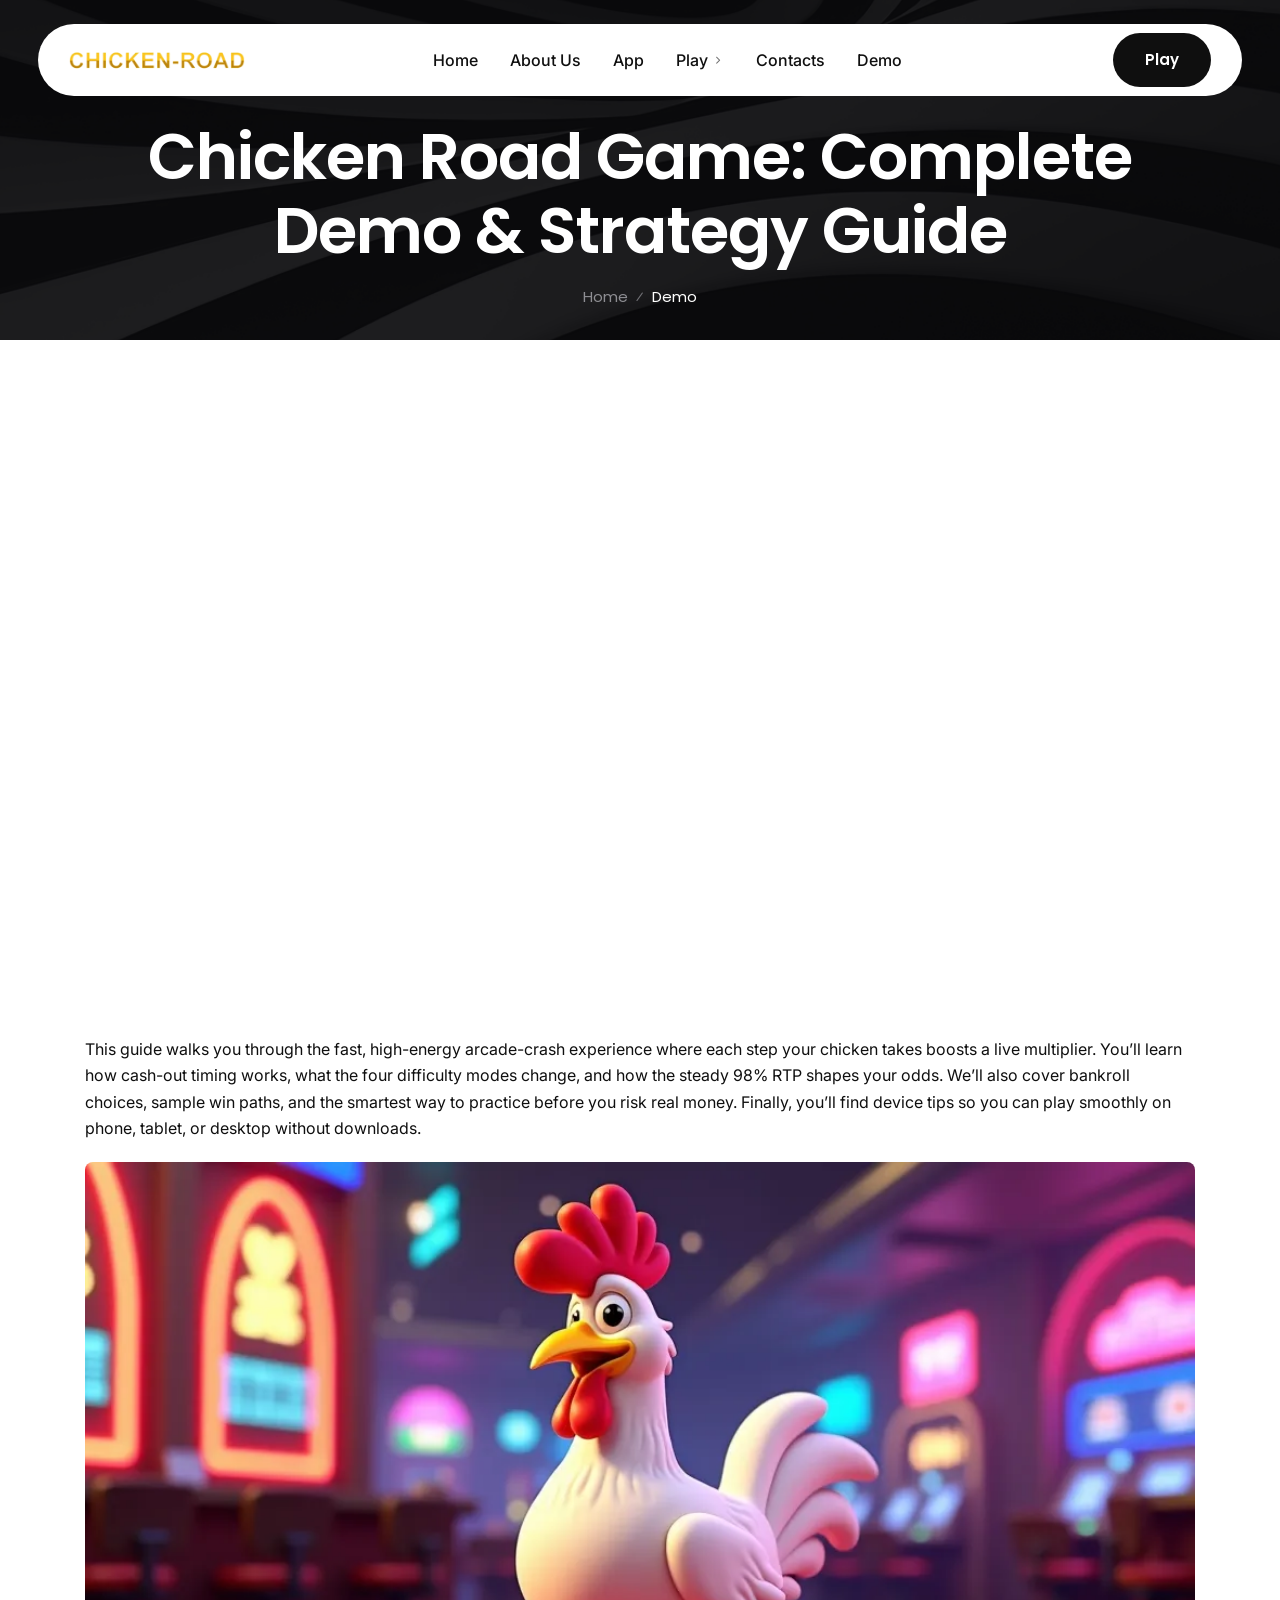
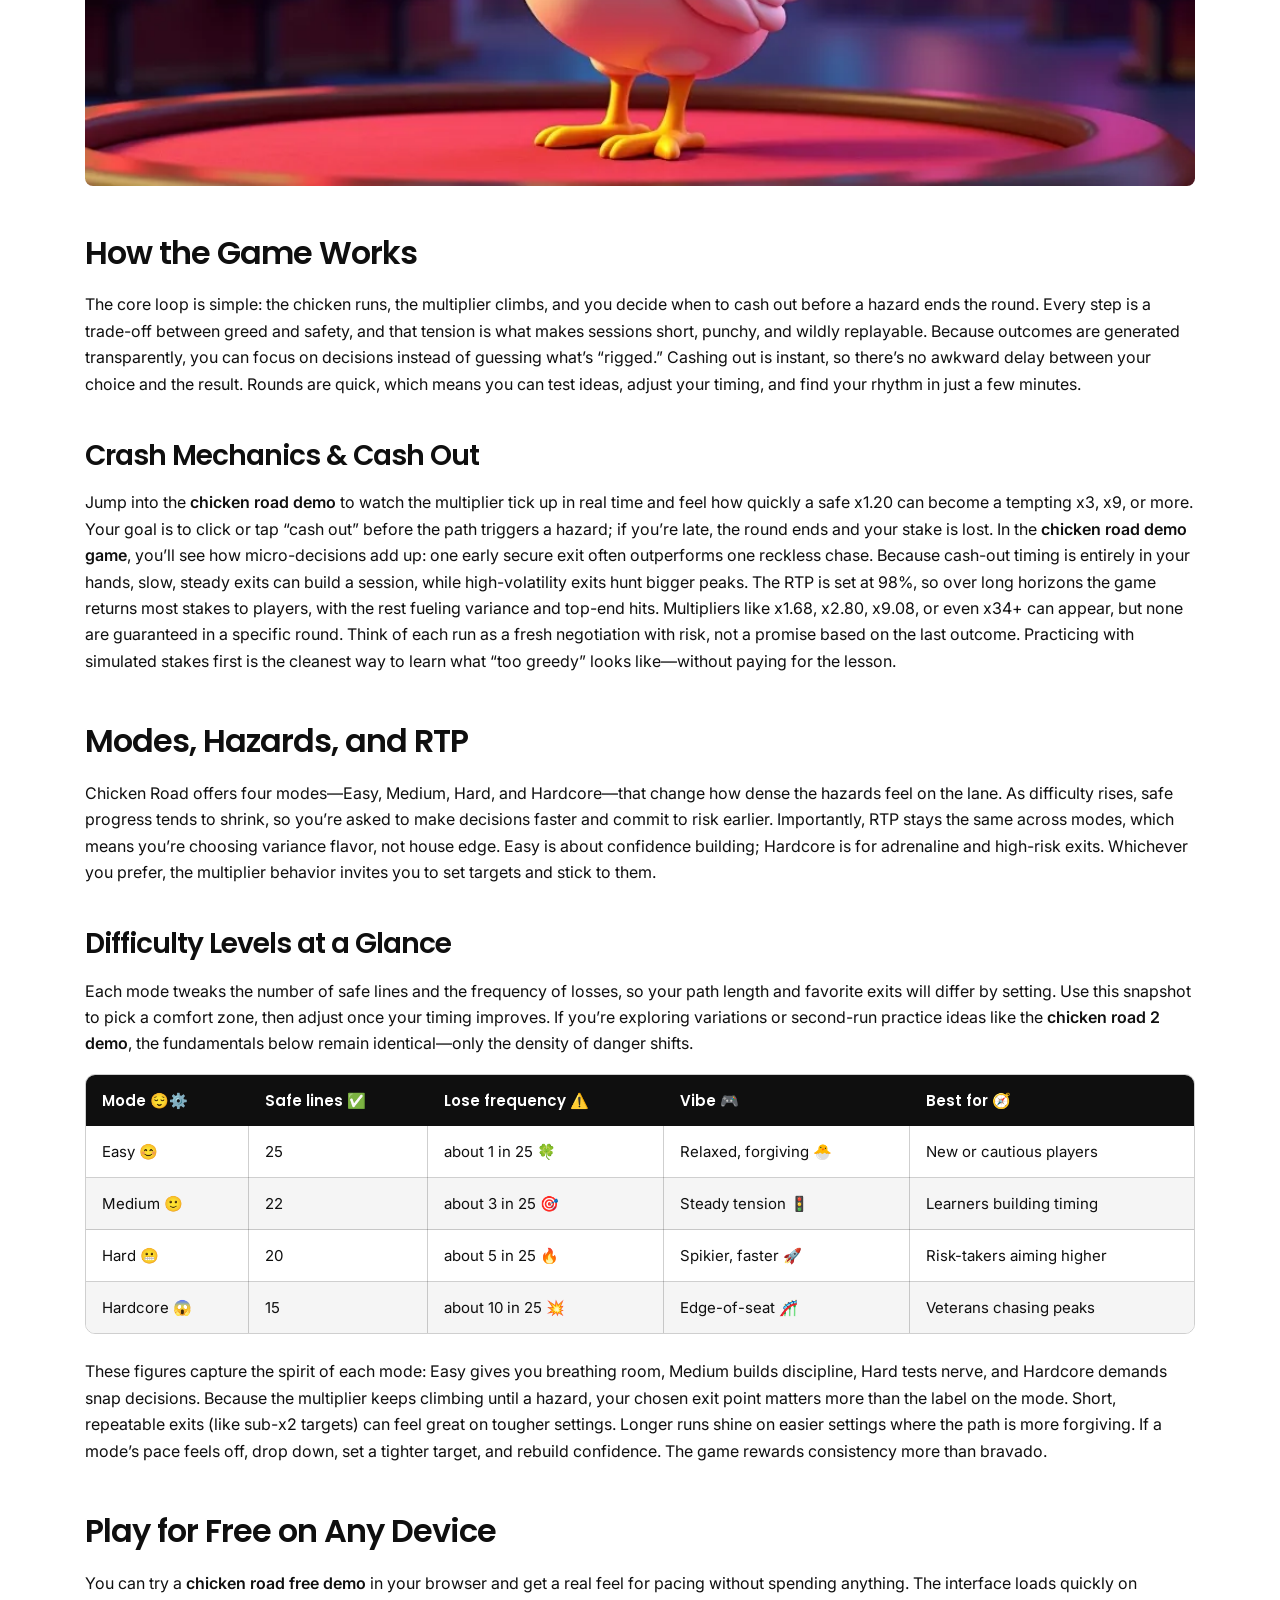
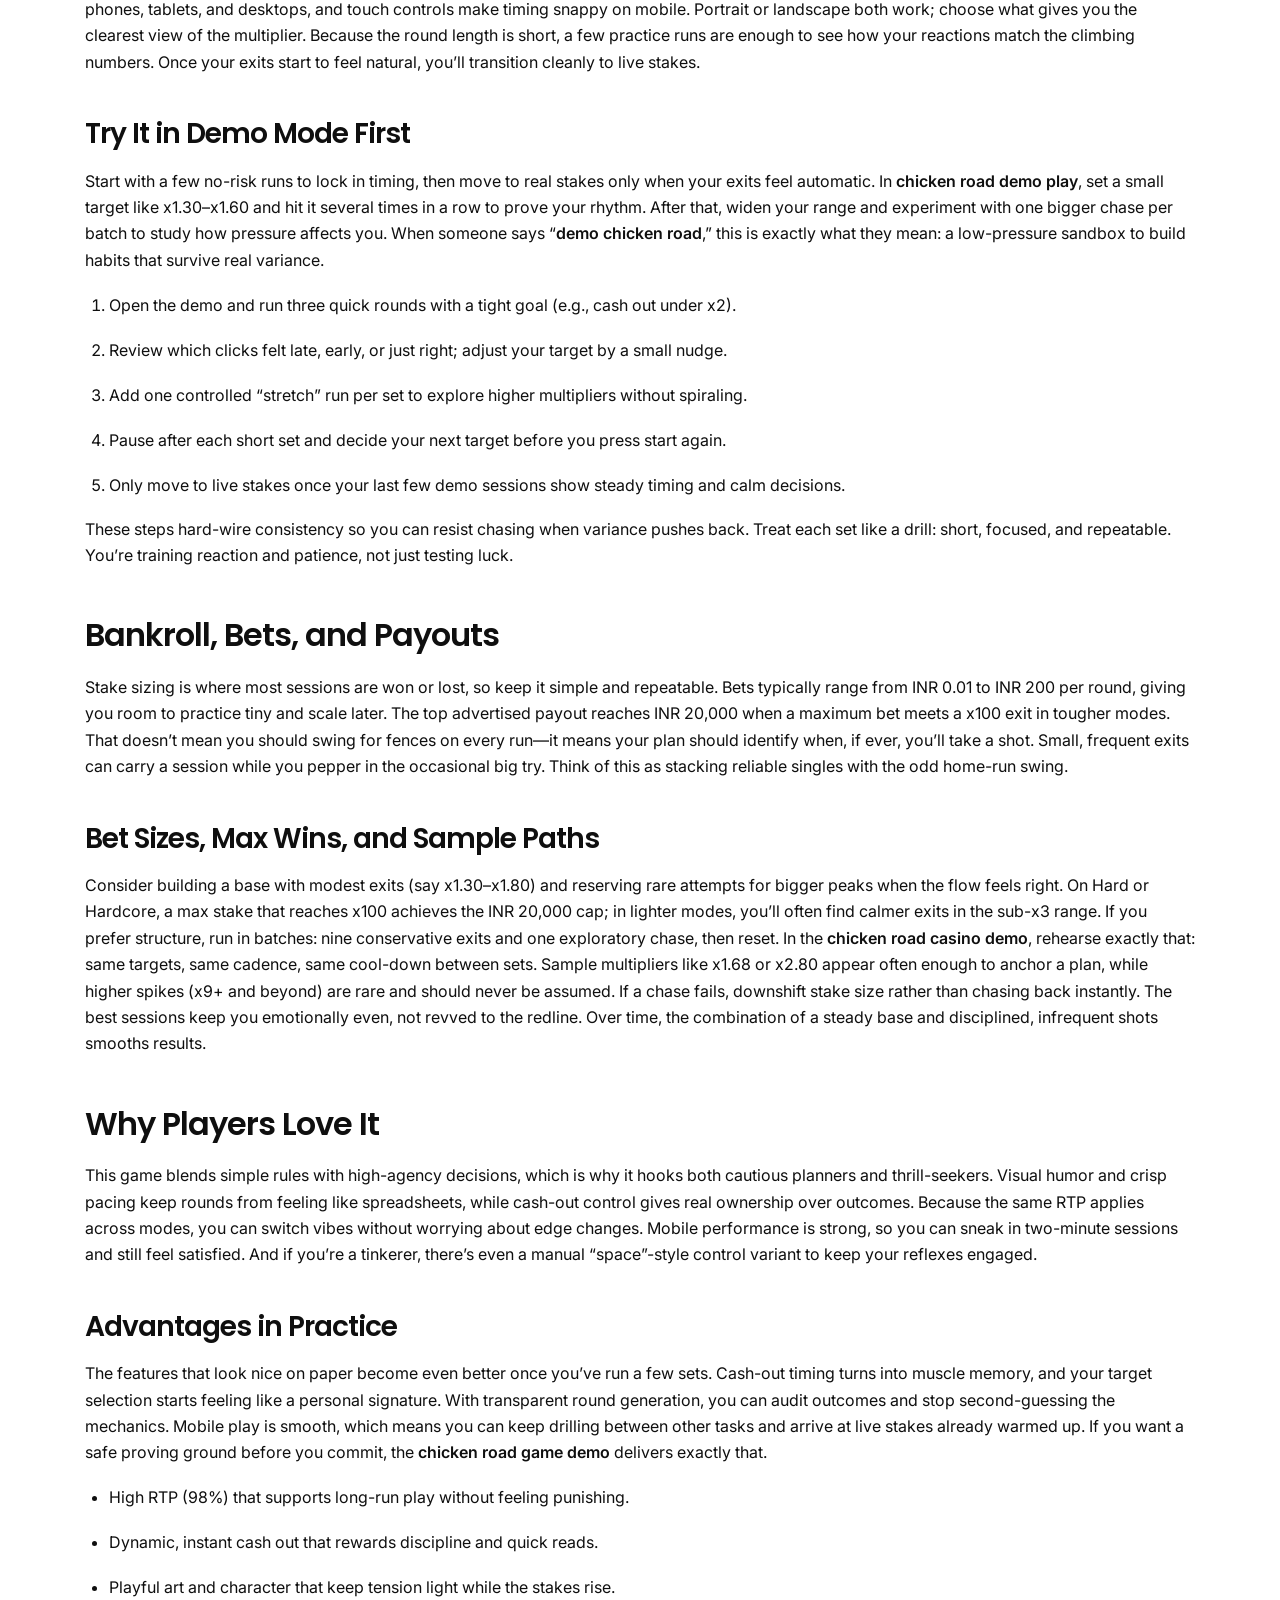
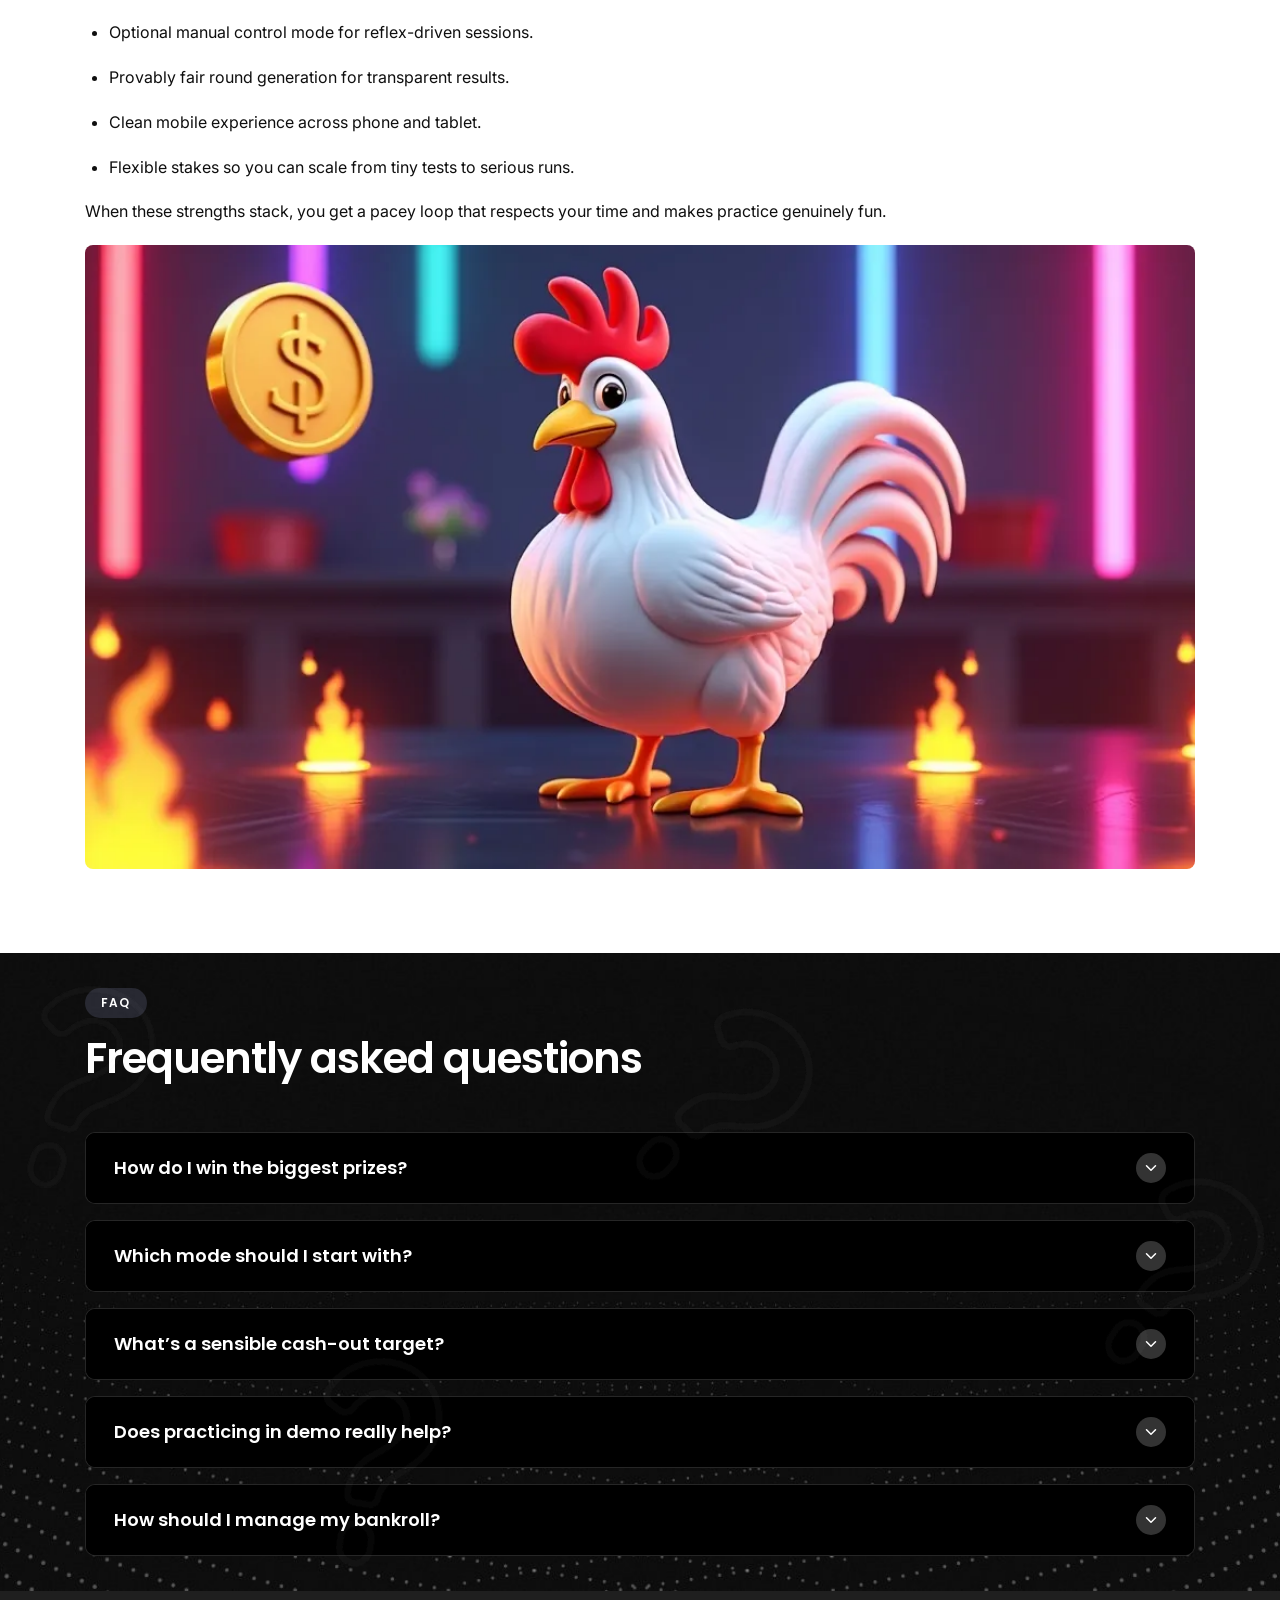
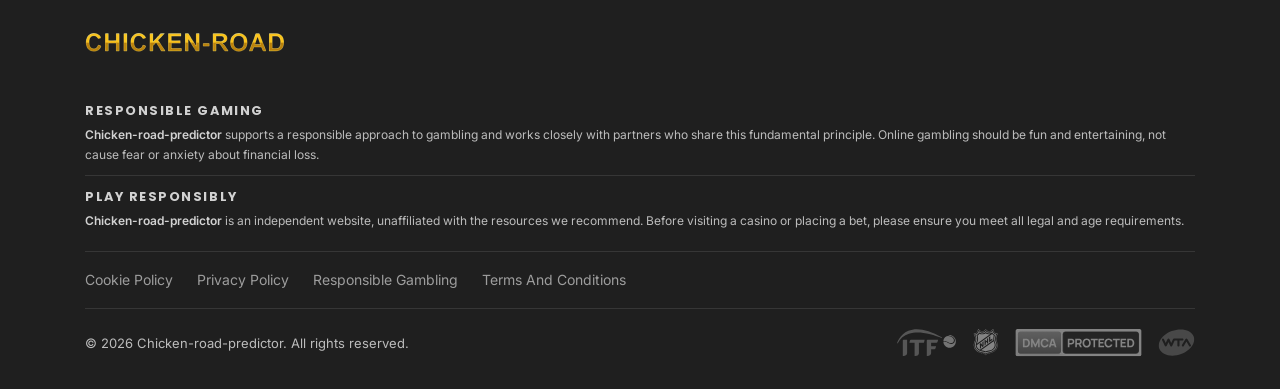
<file: demo/index.html>
<!DOCTYPE html><html lang="en-in" data-theme="five"><head><meta charset="utf-8">
  <meta http-equiv="X-UA-Compatible" content="IE=edge">
  <meta name="viewport" content="width=device-width, initial-scale=1"><meta name="keywords" content="chicken road demo, chicken road game demo, chicken road 2 demo, chicken road demo play, chicken road demo game, chicken road casino demo, demo chicken road, chicken road game demo, chicken road free demo, chicken road demo play"><meta name="description" content="Chicken Road Demo Guide: Play with 98% RTP, explore game modes, master hazards, and discover winning cash-out strategies and bet sizes up to INR 200.">

  <link rel="canonical" href="https://chicken-road-predictor.com/demo/">

  <meta property="og:type" content="website">
  <meta property="og:url" content="https://chicken-road-predictor.com/demo/">
  <meta property="og:title" content="Chicken Road Demo Guide — RTP 98%, Modes, Tips">
  <meta property="og:description" content="Chicken Road Demo Guide: Play with 98% RTP, explore game modes, master hazards, and discover winning cash-out strategies and bet sizes up to INR 200."><meta property="og:image" content="https://chicken-road-predictor.com/visuals/logo.c114f5ea36.png"><meta property="twitter:card" content="summary_large_image">
  <meta property="twitter:url" content="https://chicken-road-predictor.com/demo/">
  <meta property="twitter:title" content="Chicken Road Demo Guide — RTP 98%, Modes, Tips">
  <meta property="twitter:description" content="Chicken Road Demo Guide: Play with 98% RTP, explore game modes, master hazards, and discover winning cash-out strategies and bet sizes up to INR 200."><meta property="twitter:image" content="https://chicken-road-predictor.com/visuals/logo.c114f5ea36.png"><title>Chicken Road Demo Guide — RTP 98%, Modes, Tips</title><link rel="shortcut icon" type="image/png" href="/visuals/favicon-32x32.b5c2bf89c3.png"><meta name="robots" content="index, follow">

  
  <link rel="preconnect" href="https://fonts.googleapis.com">
  <link rel="preconnect" href="https://fonts.gstatic.com" crossorigin="">
  <link href="https://fonts.googleapis.com/css2?family=Inter:wght@300;400;500;600&amp;family=Poppins:wght@400;500;600;700;800&amp;display=swap" rel="stylesheet">

  
  <link href="/stylepack/bootstrap.min.3bfefcea.css" rel="stylesheet">

  
  <link href="/stylepack/tabler-icons.min.72e4b4d2.css" rel="stylesheet">

  
  <link href="/stylepack/startix-compiled.bd291d92.css" rel="stylesheet">

  
  <link href="/stylepack/startix-fixes.638b0f1a.css" rel="stylesheet"><script type="application/ld+json">
{
  "@context": "https://schema.org",
  "@graph": [
    {
      "@type": "WebSite",
      "@id": "https:\/\/chicken-road-predictor.com\/#website",
      "url": "https:\/\/chicken-road-predictor.com\/",
      "name": "Chicken-road-predictor",
      "potentialAction": {
        "@type": "SearchAction",
        "target": "https:\/\/chicken-road-predictor.com\/search?q={search_term_string}",
        "query-input": "required name=search_term_string"
      },
      "publisher": {
         "@id": "https:\/\/chicken-road-predictor.com\/#organization"
      },
      "inLanguage": "en-IN"
    },
    {
      "@type": "Organization",
      "@id": "https:\/\/chicken-road-predictor.com\/#organization",
      "name": "Chicken-road-predictor",
      "url": "https:\/\/chicken-road-predictor.com\/",
      "logo": {
        "@type": "ImageObject",
        "url": "https:\/\/chicken-road-predictor.com\/images\/logo.png"

      }},{
      "@type": "BreadcrumbList",
      "@id": "https:\/\/chicken-road-predictor.com\/demo\/#breadcrumb",
      "itemListElement": [{
          "@type": "ListItem",
          "position":  1 ,
          "name": "Home",
          "item": "https:\/\/chicken-road-predictor.com\/"
        },
            {
              "@type": "ListItem",
              "position":  2 ,
              "name": "Chicken Road Crash Game: Modes, RTP 98%, Jackpot \u0026 Mobile",
              "item": "https:\/\/chicken-road-predictor.com\/"
            },
        {
          "@type": "ListItem",
          "position":  3 ,
          "name": "Chicken Road Demo Guide — RTP 98%, Modes, Tips"
        }
      ]
    },{"@type": "WebPage",
      "@id": "https:\/\/chicken-road-predictor.com\/demo\/",
      "url": "https:\/\/chicken-road-predictor.com\/demo\/",
      "name": "Chicken Road Demo Guide — RTP 98%, Modes, Tips",
      "description": "Chicken Road Demo Guide: Play with 98% RTP, explore game modes, master hazards, and discover winning cash-out strategies and bet sizes up to INR 200.",
      "inLanguage": "en-IN","datePublished": "2026-07-29T00:00:00Z",
      "dateModified": "2026-01-20T23:15:59\u002b00:00",
      "isPartOf": {
        "@id": "https:\/\/chicken-road-predictor.com\/#website"
      },"breadcrumb": {
         "@id": "https:\/\/chicken-road-predictor.com\/demo\/#breadcrumb"
       }},
    {
      "@type": "FAQPage",
      "mainEntity": [{
          "@type": "Question",
          "name": "How do I win the biggest prizes?",
          "acceptedAnswer": {
            "@type": "Answer",
            "text": "Biggest wins come from larger stakes meeting higher exits, often on tougher modes. A max bet that reaches a x100 exit can hit up to INR 20,000, but that’s a high-variance path. Most players build a session with smaller, repeatable exits and save rare attempts for a measured shot. The key is committing to targets before the round starts and honoring them, win or lose. If a chase fails, reduce stake size, breathe, and rebuild.\n"
          }
        },{
          "@type": "Question",
          "name": "Which mode should I start with?",
          "acceptedAnswer": {
            "@type": "Answer",
            "text": "Start on Easy to learn cash-out rhythm without pressure, then try Medium once exits feel automatic. Hard and Hardcore add density to hazards, so decisions must be faster and targets tighter. Because RTP is constant, mode choice is about variance, not “better odds.” If you’re tilting or rushing, drop back a mode and reset your timing. Your best mode is the one where you can keep promises to yourself.\n"
          }
        },{
          "@type": "Question",
          "name": "What’s a sensible cash-out target?",
          "acceptedAnswer": {
            "@type": "Answer",
            "text": "New players often anchor around x1.30–x1.80 to build confidence and momentum. As timing improves, you can sprinkle in occasional pushes to x3 or higher, but keep those attempts rare. Targets should be chosen before the run starts, not during the climb. If you consistently feel late, lower the target slightly and focus on clean exits. Consistency beats sporadic heroics.\n"
          }
        },{
          "@type": "Question",
          "name": "Does practicing in demo really help?",
          "acceptedAnswer": {
            "@type": "Answer",
            "text": "Yes—practice translates directly because the timing and multiplier flow are identical. The main difference is emotional pressure, which you can simulate by setting rules and sticking to them. Train short, focused sets and track how often you hit your target. When your last few sessions show calm decisions and stable results, move to live stakes with the same structure. Think of demo time as rehearsal for the real performance.\n"
          }
        },{
          "@type": "Question",
          "name": "How should I manage my bankroll?",
          "acceptedAnswer": {
            "@type": "Answer",
            "text": "Pick a stake that lets you play multiple short sets without stress, then keep it steady for a while. Use a base-and-pepper approach: many small exits with an occasional controlled chase. If variance bites, step down your stake immediately and rebuild with easy wins. Avoid chasing lost rounds with larger bets; that’s how sessions spiral. The right bankroll plan feels boring—and that’s a good sign.\n"
          }
        }]
    }]
}
</script><meta name="generator" content="Hugo 0.148.2"></head>
<body>
  
  <div class="page-wrapper_5c7bb8c1851837d8">
<header class="header-section style-three_3fe41460c78da8aa" id="header" aria-label="Main header">
  
  <nav class="navbar navbar-expand-xl_8aed0ae523b8af78">

    
    <a class="navbar-brand_5ae0578736f5d493" href="/" title="Chicken-road-predictor" aria-label="Chicken-road-predictor">
      <img src="/visuals/logo.c114f5ea36.png" alt="Chicken-road-predictor" title="Chicken-road-predictor" class="w-auto_74a98a52a7b452ca h-auto_3a431f819178b475">
    </a>

    
    <div class="navbar-mobile-end_fc071526d60ee2bb d-flex_a0130375ff34d71f align-items-center_b0f294c24d005619 gap-3_5cbdf3dd4ea8a3a1 ms-auto_cc5d6035d0261f1d d-xl-none_5b4da4baa89acdef"><a href="/play/" id="PlayButton" class="theme-btn_3b5527bdf7ce9922" title="Play" rel="noopener noreferrer nofollow">Play</a>
<button class="navbar-toggler" type="button" aria-expanded="false" aria-label="Toggle navigation">
        <i class="ti ti-chevron-right startix-dd-arrow"></i>
      </button>
    </div>

    
    <div class="collapse navbar-collapse_8da448488306c126" id="startixNav">
      <ul class="navbar-nav mx-auto_96750e934f060f15"><li class="startix-dd">
          <a href="/" title="Home">Home</a>
        </li><li class="startix-dd">
          <a href="/meet-us/" title="About Us">About Us</a>
        </li><li class="startix-dd">
          <a href="/app/" title="App">App</a>
        </li><li class="startix-dd">
          <a href="#" title="Play">
            Play
            <i class="ti ti-chevron-right startix-dd-arrow"></i>
          </a>
          <ul class="startix-dd-menu"><li><a href="/1xbet/" title="1Xbet">1Xbet</a></li><li><a href="/4rabet/" title="4Rabet">4Rabet</a></li><li><a href="/valor/" title="Valor">Valor</a></li></ul>
        </li><li class="startix-dd">
          <a href="/contact-info/" title="Contacts">Contacts</a>
        </li><li class="startix-dd active">
          <a href="/demo/" title="Demo">Demo</a>
        </li></ul>
    </div>

    
    <div class="header-navigation_32572d8aa5ced100 d-none_4541d001d66d28a3 d-xl-flex_09776f1107ea3057 align-items-center_b0f294c24d005619"><a href="/play/" id="PlayButton" class="theme-btn_3b5527bdf7ce9922" title="Play" rel="noopener noreferrer nofollow">Play</a>
</div>

  </nav>
</header>

<section class="page-banner_d1a13cfecc55311f jarallax" aria-label="Page title">
  <div class="jarallax-img" style="background-image: url(/visuals/hero-bg.0852c31cda.png);"></div>
  <div class="container"><div class="page-banner-content_772df75a7581d413 page-banner-inner_47fc0c1f78db2b49">
      <h1>Chicken Road Game: Complete Demo &amp; Strategy Guide</h1>
      <ul class="page-banner-crumbs_00783f8bc7102abf list-unstyled_278eb699c9adcdac">
        <li><a href="/">Home</a></li>
        <li>Demo</li>
      </ul>
    </div></div>
</section>
<section class="wpo-service-single-section section-padding_77744b78ead4d589">
  <div class="container">
    <div class="row_f75b3eec46a81fa2">
      <div class="col_d33a595d1e3d0fa6 col-12_ace120c6860405f7">
        <article class="hp-content"><div class="demo-iframe-container_dd20173bed955880" style="position: relative; padding-bottom: 56.25%; height: 0; overflow: hidden; max-width: 100%; margin-bottom: 1.5rem; border-radius: 0.5rem;"><iframe scrolling="yes" allow="autoplay" allowfullscreen="" src="https://api.inout.games/api/launch?gameMode=chicken-road-two&amp;authToken=25442a22-0ecc-a555-5233-6d4b59d4c706&amp;operatorId=ee2013ed-e1f0-4d6e-97d2-f36619e2eb52&amp;currency=INR&amp;lang=en" style="width: 100%; height: 691px; border: none; margin: 0 auto; display: block;"></iframe>
  </div>
  <style>
     
    .demo-iframe-container_dd20173bed955880 iframe {
      position: absolute;
      top: 0;
      left: 0;
      width: 100%;
      height: 100%;
      border: 0;
      border-radius: 0.5rem;
      background: #fff!important;
    }
    .game-viewport_ab81452b9d59f910 .game-wrapper_e4c13bb340fcd849 {
      background: #fff!important;
    }
  </style>

<p>This guide walks you through the fast, high-energy arcade-crash
experience where each step your chicken takes boosts a live multiplier.
You’ll learn how cash-out timing works, what the four difficulty modes
change, and how the steady 98% RTP shapes your odds. We’ll also cover
bankroll choices, sample win paths, and the smartest way to practice
before you risk real money. Finally, you’ll find device tips so you can
play smoothly on phone, tablet, or desktop without downloads.
<img class="hp-content-img_d815325eea9ce18f img-fluid_a9b8ad9ae4f547b1" src="/visuals/doc_demo_5d707d446b/chicken-road-demo-guide-%e2%80%94-rtp-98-,-modes,-tips-1.webp" alt="Chicken-road-predictor" title="Chicken-road-predictor" loading="lazy">
</p>
<h2 id="how-the-game-works">How the Game Works</h2>
<p>The core loop is simple: the chicken runs, the multiplier climbs, and
you decide when to cash out before a hazard ends the round. Every step
is a trade-off between greed and safety, and that tension is what makes
sessions short, punchy, and wildly replayable. Because outcomes are
generated transparently, you can focus on decisions instead of guessing
what’s “rigged.” Cashing out is instant, so there’s no awkward delay
between your choice and the result. Rounds are quick, which means you
can test ideas, adjust your timing, and find your rhythm in just a few
minutes.</p>
<h3 id="crash-mechanics--cash-out">Crash Mechanics &amp; Cash Out</h3>
<p>Jump into the <strong>chicken road demo</strong> to watch the multiplier tick up in
real time and feel how quickly a safe x1.20 can become a tempting x3,
x9, or more. Your goal is to click or tap “cash out” before the path
triggers a hazard; if you’re late, the round ends and your stake is
lost. In the <strong>chicken road demo game</strong>, you’ll see how micro-decisions
add up: one early secure exit often outperforms one reckless chase.
Because cash-out timing is entirely in your hands, slow, steady exits
can build a session, while high-volatility exits hunt bigger peaks. The
RTP is set at 98%, so over long horizons the game returns most stakes to
players, with the rest fueling variance and top-end hits. Multipliers
like x1.68, x2.80, x9.08, or even x34+ can appear, but none are
guaranteed in a specific round. Think of each run as a fresh negotiation
with risk, not a promise based on the last outcome. Practicing with
simulated stakes first is the cleanest way to learn what “too greedy”
looks like—without paying for the lesson.</p>
<h2 id="modes-hazards-and-rtp">Modes, Hazards, and RTP</h2>
<p>Chicken Road offers four modes—Easy, Medium, Hard, and Hardcore—that
change how dense the hazards feel on the lane. As difficulty rises, safe
progress tends to shrink, so you’re asked to make decisions faster and
commit to risk earlier. Importantly, RTP stays the same across modes,
which means you’re choosing variance flavor, not house edge. Easy is
about confidence building; Hardcore is for adrenaline and high-risk
exits. Whichever you prefer, the multiplier behavior invites you to set
targets and stick to them.</p>
<h3 id="difficulty-levels-at-a-glance">Difficulty Levels at a Glance</h3>
<p>Each mode tweaks the number of safe lines and the frequency of losses,
so your path length and favorite exits will differ by setting. Use this
snapshot to pick a comfort zone, then adjust once your timing improves.
If you’re exploring variations or second-run practice ideas like the
<strong>chicken road 2 demo</strong>, the fundamentals below remain identical—only
the density of danger shifts.</p>
<table>
  <thead>
      <tr>
          <th><strong>Mode 😌⚙️</strong></th>
          <th><strong>Safe lines ✅</strong></th>
          <th><strong>Lose frequency ⚠️</strong></th>
          <th><strong>Vibe 🎮</strong></th>
          <th><strong>Best for 🧭</strong></th>
      </tr>
  </thead>
  <tbody>
      <tr>
          <td>Easy 😊</td>
          <td>25</td>
          <td>about 1 in 25 🍀</td>
          <td>Relaxed, forgiving 🐣</td>
          <td>New or cautious players</td>
      </tr>
      <tr>
          <td>Medium 🙂</td>
          <td>22</td>
          <td>about 3 in 25 🎯</td>
          <td>Steady tension 🚦</td>
          <td>Learners building timing</td>
      </tr>
      <tr>
          <td>Hard 😬</td>
          <td>20</td>
          <td>about 5 in 25 🔥</td>
          <td>Spikier, faster 🚀</td>
          <td>Risk-takers aiming higher</td>
      </tr>
      <tr>
          <td>Hardcore 😱</td>
          <td>15</td>
          <td>about 10 in 25 💥</td>
          <td>Edge-of-seat 🎢</td>
          <td>Veterans chasing peaks</td>
      </tr>
  </tbody>
</table>
<p>These figures capture the spirit of each mode: Easy gives you breathing
room, Medium builds discipline, Hard tests nerve, and Hardcore demands
snap decisions. Because the multiplier keeps climbing until a hazard,
your chosen exit point matters more than the label on the mode. Short,
repeatable exits (like sub-x2 targets) can feel great on tougher
settings. Longer runs shine on easier settings where the path is more
forgiving. If a mode’s pace feels off, drop down, set a tighter target,
and rebuild confidence. The game rewards consistency more than bravado.</p>
<h2 id="play-for-free-on-any-device">Play for Free on Any Device</h2>
<p>You can try a <strong>chicken road free demo</strong> in your browser and get a real
feel for pacing without spending anything. The interface loads quickly
on phones, tablets, and desktops, and touch controls make timing snappy
on mobile. Portrait or landscape both work; choose what gives you the
clearest view of the multiplier. Because the round length is short, a
few practice runs are enough to see how your reactions match the
climbing numbers. Once your exits start to feel natural, you’ll
transition cleanly to live stakes.</p>
<h3 id="try-it-in-demo-mode-first">Try It in Demo Mode First</h3>
<p>Start with a few no-risk runs to lock in timing, then move to real
stakes only when your exits feel automatic. In <strong>chicken road demo
play</strong>, set a small target like x1.30–x1.60 and hit it several times in
a row to prove your rhythm. After that, widen your range and experiment
with one bigger chase per batch to study how pressure affects you. When
someone says “<strong>demo chicken road</strong>,” this is exactly what they mean: a
low-pressure sandbox to build habits that survive real variance.</p>
<ol>
<li>
<p>Open the demo and run three quick rounds with a tight goal (e.g.,
cash out under x2).</p>
</li>
<li>
<p>Review which clicks felt late, early, or just right; adjust your
target by a small nudge.</p>
</li>
<li>
<p>Add one controlled “stretch” run per set to explore higher
multipliers without spiraling.</p>
</li>
<li>
<p>Pause after each short set and decide your next target before you
press start again.</p>
</li>
<li>
<p>Only move to live stakes once your last few demo sessions show
steady timing and calm decisions.</p>
</li>
</ol>
<p>These steps hard-wire consistency so you can resist chasing when
variance pushes back. Treat each set like a drill: short, focused, and
repeatable. You’re training reaction and patience, not just testing
luck.</p>
<h2 id="bankroll-bets-and-payouts">Bankroll, Bets, and Payouts</h2>
<p>Stake sizing is where most sessions are won or lost, so keep it simple
and repeatable. Bets typically range from INR 0.01 to INR 200 per round,
giving you room to practice tiny and scale later. The top advertised
payout reaches INR 20,000 when a maximum bet meets a x100 exit in
tougher modes. That doesn’t mean you should swing for fences on every
run—it means your plan should identify when, if ever, you’ll take a
shot. Small, frequent exits can carry a session while you pepper in the
occasional big try. Think of this as stacking reliable singles with the
odd home-run swing.</p>
<h3 id="bet-sizes-max-wins-and-sample-paths">Bet Sizes, Max Wins, and Sample Paths</h3>
<p>Consider building a base with modest exits (say x1.30–x1.80) and
reserving rare attempts for bigger peaks when the flow feels right. On
Hard or Hardcore, a max stake that reaches x100 achieves the INR 20,000
cap; in lighter modes, you’ll often find calmer exits in the sub-x3
range. If you prefer structure, run in batches: nine conservative exits
and one exploratory chase, then reset. In the <strong>chicken road casino
demo</strong>, rehearse exactly that: same targets, same cadence, same
cool-down between sets. Sample multipliers like x1.68 or x2.80 appear
often enough to anchor a plan, while higher spikes (x9+ and beyond) are
rare and should never be assumed. If a chase fails, downshift stake size
rather than chasing back instantly. The best sessions keep you
emotionally even, not revved to the redline. Over time, the combination
of a steady base and disciplined, infrequent shots smooths results.</p>
<h2 id="why-players-love-it">Why Players Love It</h2>
<p>This game blends simple rules with high-agency decisions, which is why
it hooks both cautious planners and thrill-seekers. Visual humor and
crisp pacing keep rounds from feeling like spreadsheets, while cash-out
control gives real ownership over outcomes. Because the same RTP applies
across modes, you can switch vibes without worrying about edge changes.
Mobile performance is strong, so you can sneak in two-minute sessions
and still feel satisfied. And if you’re a tinkerer, there’s even a
manual “space”-style control variant to keep your reflexes engaged.</p>
<h3 id="advantages-in-practice">Advantages in Practice</h3>
<p>The features that look nice on paper become even better once you’ve run
a few sets. Cash-out timing turns into muscle memory, and your target
selection starts feeling like a personal signature. With transparent
round generation, you can audit outcomes and stop second-guessing the
mechanics. Mobile play is smooth, which means you can keep drilling
between other tasks and arrive at live stakes already warmed up. If you
want a safe proving ground before you commit, the <strong>chicken road game
demo</strong> delivers exactly that.</p>
<ul>
<li>
<p>High RTP (98%) that supports long-run play without feeling punishing.</p>
</li>
<li>
<p>Dynamic, instant cash out that rewards discipline and quick reads.</p>
</li>
<li>
<p>Playful art and character that keep tension light while the stakes
rise.</p>
</li>
<li>
<p>Optional manual control mode for reflex-driven sessions.</p>
</li>
<li>
<p>Provably fair round generation for transparent results.</p>
</li>
<li>
<p>Clean mobile experience across phone and tablet.</p>
</li>
<li>
<p>Flexible stakes so you can scale from tiny tests to serious runs.</p>
</li>
</ul>
<p>When these strengths stack, you get a pacey loop that respects your time
and makes practice genuinely fun.
<img class="hp-content-img_d815325eea9ce18f img-fluid_a9b8ad9ae4f547b1" src="/visuals/doc_demo_5d707d446b/chicken-road-demo-guide-%e2%80%94-rtp-98-,-modes,-tips-2.webp" alt="Chicken-road-predictor" title="Chicken-road-predictor" loading="lazy">
</p>
</article>
      </div>
    </div>
  </div>
</section>
<section class="faq-section_2cf1b20575fba376 bg-img_7e7acede7d7f5482 bg-dark_c73f8d5f197668cd" style="background-image: url(/visuals/shade2.34b51c2ab2.png)">
  
  <div class="faq-deco_44599edea913d89f faq-deco-1_f1922924014df3ee" aria-hidden="true">
    <img src="/visuals/question-mark.df7d5ad685.png" alt="question-mark" title="Chicken-road-predictor">
  </div>
  <div class="faq-deco_44599edea913d89f faq-deco-2_b714f5c7bbb496bf" aria-hidden="true">
    <img src="/visuals/question-mark.df7d5ad685.png" alt="question-mark" title="Chicken-road-predictor">
  </div>
  <div class="faq-deco_44599edea913d89f faq-deco-3_b5e79bce95b3520f" aria-hidden="true">
    <img src="/visuals/question-mark.df7d5ad685.png" alt="question-mark" title="Chicken-road-predictor">
  </div>
  <div class="faq-deco_44599edea913d89f faq-deco-4_0ed372f64571a34e" aria-hidden="true">
    <img src="/visuals/question-mark.df7d5ad685.png" alt="question-mark" title="Chicken-road-predictor">
  </div>

  <div class="divider_5d7da7dee699a98c"></div>
  <div class="container">

    <div class="row_f75b3eec46a81fa2 g-5_fe062c3f72348e77 align-items-start_bad41c193e9a58e9">

      
      <div class="col-12_ace120c6860405f7 col-md-5_234cbad1f7edeb84 col-xl-4_6c4fb4f2e95aaafe">
        <div class="faq-heading_9386cb54868ccdb8">
          <span class="faq-subtitle_689df4af15c3ed2d">FAQ</span>
          <h2>Frequently asked questions</h2>
        </div>
      </div>

      
      <div class="col-12_ace120c6860405f7 col-md-7_e31f5f0c305848f3 col-xl-8_8c90120b2e24f29c">
        <div class="faq-accordion"><div class="faq-item">
            <button class="faq-btn" aria-expanded="false">
              <span>How do I win the biggest prizes?</span>
              <span class="faq-chevron_a25da128985fa7d5" aria-hidden="true"></span>
            </button>
            <div class="faq-body">
              <div class="faq-body-inner_55c338025dd7d22f">
                <p>Biggest wins come from larger stakes meeting higher exits, often on
tougher modes. A max bet that reaches a x100 exit can hit up to INR
20,000, but that’s a high-variance path. Most players build a session
with smaller, repeatable exits and save rare attempts for a measured
shot. The key is committing to targets before the round starts and
honoring them, win or lose. If a chase fails, reduce stake size,
breathe, and rebuild.</p>

              </div>
            </div>
          </div><div class="faq-item">
            <button class="faq-btn" aria-expanded="false">
              <span>Which mode should I start with?</span>
              <span class="faq-chevron_a25da128985fa7d5" aria-hidden="true"></span>
            </button>
            <div class="faq-body">
              <div class="faq-body-inner_55c338025dd7d22f">
                <p>Start on Easy to learn cash-out rhythm without pressure, then try Medium
once exits feel automatic. Hard and Hardcore add density to hazards, so
decisions must be faster and targets tighter. Because RTP is constant,
mode choice is about variance, not “better odds.” If you’re tilting or
rushing, drop back a mode and reset your timing. Your best mode is the
one where you can keep promises to yourself.</p>

              </div>
            </div>
          </div><div class="faq-item">
            <button class="faq-btn" aria-expanded="false">
              <span>What’s a sensible cash-out target?</span>
              <span class="faq-chevron_a25da128985fa7d5" aria-hidden="true"></span>
            </button>
            <div class="faq-body">
              <div class="faq-body-inner_55c338025dd7d22f">
                <p>New players often anchor around x1.30–x1.80 to build confidence and
momentum. As timing improves, you can sprinkle in occasional pushes to
x3 or higher, but keep those attempts rare. Targets should be chosen
before the run starts, not during the climb. If you consistently feel
late, lower the target slightly and focus on clean exits. Consistency
beats sporadic heroics.</p>

              </div>
            </div>
          </div><div class="faq-item">
            <button class="faq-btn" aria-expanded="false">
              <span>Does practicing in demo really help?</span>
              <span class="faq-chevron_a25da128985fa7d5" aria-hidden="true"></span>
            </button>
            <div class="faq-body">
              <div class="faq-body-inner_55c338025dd7d22f">
                <p>Yes—practice translates directly because the timing and multiplier flow
are identical. The main difference is emotional pressure, which you can
simulate by setting rules and sticking to them. Train short, focused
sets and track how often you hit your target. When your last few
sessions show calm decisions and stable results, move to live stakes
with the same structure. Think of demo time as rehearsal for the real
performance.</p>

              </div>
            </div>
          </div><div class="faq-item">
            <button class="faq-btn" aria-expanded="false">
              <span>How should I manage my bankroll?</span>
              <span class="faq-chevron_a25da128985fa7d5" aria-hidden="true"></span>
            </button>
            <div class="faq-body">
              <div class="faq-body-inner_55c338025dd7d22f">
                <p>Pick a stake that lets you play multiple short sets without stress, then
keep it steady for a while. Use a base-and-pepper approach: many small
exits with an occasional controlled chase. If variance bites, step down
your stake immediately and rebuild with easy wins. Avoid chasing lost
rounds with larger bets; that’s how sessions spiral. The right bankroll
plan feels boring—and that’s a good sign.</p>

              </div>
            </div>
          </div></div>
      </div>

    </div>
  </div>
  <div class="divider_5d7da7dee699a98c"></div>
</section>
<script>
(function(){
  document.querySelectorAll('.faq-btn').forEach(function(btn){
    btn.addEventListener('click', function(){
      var item = btn.closest('.faq-item');
      var body = item.querySelector('.faq-body');
      var open = btn.getAttribute('aria-expanded') === 'true';
       
      btn.closest('.faq-accordion').querySelectorAll('.faq-item').forEach(function(it){
        it.querySelector('.faq-btn').setAttribute('aria-expanded','false');
        it.querySelector('.faq-body').style.maxHeight = '0';
        it.classList.remove('faq-item-open');
      });
       
      if(!open){
        btn.setAttribute('aria-expanded','true');
        body.style.maxHeight = body.scrollHeight + 'px';
        item.classList.add('faq-item-open');
      }
    });
  });
})();
</script>
<footer class="footer-section_c96f66e483be6b19 footer-dark_4b8441b530d6969c">

  <div class="container footer-layout_c256302f65396353">

    
    <div class="footer-row-logo_a0a05d7a04df12aa"><a href="/" title="Chicken-road-predictor" class="d-inline-block_e6a6f6a95b39cd0e">
  <img src="/visuals/logo.c114f5ea36.png" alt="Chicken-road-predictor" title="Chicken-road-predictor" height="30">
</a>
</div>

    
    <div class="footer-row-disclaimers_4b9f14b87f7b32ea"><div class="footer-disclaimer_3909937c0e73b5c9">
        <p class="footer-disclaimer-label_7ca46dd947fc4081">RESPONSIBLE GAMING</p>
        <p class="footer-disclaimer-text_34b1576f9762130c"><strong>Chicken-road-predictor</strong> supports a responsible approach to gambling and works closely with partners who share this fundamental principle. Online gambling should be fun and entertaining, not cause fear or anxiety about financial loss.</p>
      </div><div class="footer-disclaimer_3909937c0e73b5c9">
        <p class="footer-disclaimer-label_7ca46dd947fc4081">PLAY RESPONSIBLY</p>
        <p class="footer-disclaimer-text_34b1576f9762130c"><strong>Chicken-road-predictor</strong> is an independent website, unaffiliated with the resources we recommend. Before visiting a casino or placing a bet, please ensure you meet all legal and age requirements.</p>
      </div></div>

    <div class="footer-row-nav_7b0d1cacb02906ec">
      <ul class="footer-nav-links_faa63ef283f4d896"><li><a href="/cookie-policy/">Cookie Policy</a></li><li><a href="/privacy-policy/">Privacy Policy</a></li><li><a href="/responsible-gambling/">Responsible Gambling</a></li><li><a href="/terms-and-conditions/">Terms And Conditions</a></li></ul>
    </div>
    <div class="footer-row-bottom_43ef507bd9604477">
      <p class="footer-copyright_f698370f2737ffad mb-0_1f771bc1e7b278e5">© 2026 Chicken-road-predictor. All rights reserved.
      </p>
      <div class="footer-trust-logos_e0dd37e74a89d7e3"><ul class="list-inline_a0dee58922ba61e9 mb-0_1f771bc1e7b278e5 d-flex_a0130375ff34d71f flex-wrap_a5ab8d25ee999420 align-items-center_b0f294c24d005619 gap-3_5cbdf3dd4ea8a3a1"><li class="list-inline-item_febd6d04ca3a914d">
      <img src="/visuals/casino-logos_e4f2c6b176/itf.e2b8472ef4.svg" alt="Chicken-road-predictor" title="Chicken-road-predictor" loading="lazy" height="28" style="height:28px;width:auto;">
    </li><li class="list-inline-item_febd6d04ca3a914d">
      <img src="/visuals/casino-logos_e4f2c6b176/nhl.2dbab1beef.svg" alt="Chicken-road-predictor" title="Chicken-road-predictor" loading="lazy" height="28" style="height:28px;width:auto;">
    </li><li class="list-inline-item_febd6d04ca3a914d">
      <img src="/visuals/casino-logos_e4f2c6b176/dmca.ac332124a8.svg" alt="Chicken-road-predictor" title="Chicken-road-predictor" loading="lazy" height="28" style="height:28px;width:auto;">
    </li><li class="list-inline-item_febd6d04ca3a914d">
      <img src="/visuals/casino-logos_e4f2c6b176/wta.9aa23af5f6.svg" alt="Chicken-road-predictor" title="Chicken-road-predictor" loading="lazy" height="28" style="height:28px;width:auto;">
    </li></ul></div>
    </div>
  </div>

</footer>

</div>
  

  
  <script src="/bundleJS/jquery.min.ca4dd678.js"></script>
  <script src="/bundleJS/bootstrap.bundle.min.96821ecf.js"></script>
  <script src="/bundleJS/modernizr.custom.6324688b.js"></script>
  <script src="/bundleJS/jquery-plugin-collection.fc1ea994.js"></script>
  <script src="/bundleJS/script.697173a6.js"></script><script src="/app.eb832fd2dec5909038d12e22199421473439a672087e7b41044238248e5d27ac.js" integrity="sha384-kXdpxnScaUZfavoe+/ISN4eRZc5+fVwCJBKRxeT2ZiORlm5v10IHQdyxRlYZ+/g6" defer=""></script><script>
  (function () {
     
    var header = document.querySelector('.header-section');
    if (!header) return;

    function handleScroll() {
      header.classList.toggle('sticky-on', window.scrollY > 80);
    }
    window.addEventListener('scroll', handleScroll, { passive: true });
    handleScroll();

     
    var navCollapse = document.getElementById('startixNav');
    var toggler = document.querySelector('.navbar-toggler');

    if (navCollapse && toggler) {
      
      navCollapse.classList.remove('collapse');

      var menuOpen = false;

      function openMenu() {
        menuOpen = true;
        header.classList.add('mobile-menu-open');
        toggler.setAttribute('aria-expanded', 'true');

        
        navCollapse.classList.add('show');

        
        navCollapse.style.transition = 'none';
        navCollapse.style.overflowY = 'hidden';
        navCollapse.style.maxHeight = 'none';
        var fullHeight = navCollapse.scrollHeight;
        navCollapse.style.maxHeight = '0';
        navCollapse.offsetHeight; 
        navCollapse.style.transition = '';
        navCollapse.style.maxHeight = fullHeight + 'px';

        
        var onEnd = function () {
          navCollapse.removeEventListener('transitionend', onEnd);
          if (menuOpen) navCollapse.style.overflowY = 'auto';
        };
        navCollapse.addEventListener('transitionend', onEnd);
      }

      function closeMenu() {
        menuOpen = false;
        toggler.setAttribute('aria-expanded', 'false');
        
        navCollapse.style.overflowY = 'hidden';
        navCollapse.style.maxHeight = '0';
        
        var onEnd = function () {
          navCollapse.removeEventListener('transitionend', onEnd);
          navCollapse.classList.remove('show'); 
          header.classList.remove('mobile-menu-open');
          navCollapse.style.overflowY = '';
        };
        navCollapse.addEventListener('transitionend', onEnd);
      }

      
      var overlay = document.createElement('div');
      overlay.id = 'startix-nav-overlay';
      overlay.style.cssText = 'display:none;position:fixed;inset:0;z-index:9998;';
      document.body.appendChild(overlay);
      overlay.addEventListener('click', function () { closeMenu(); });

      
      var _baseOpen = openMenu, _baseClose = closeMenu;
      openMenu = function () { _baseOpen(); overlay.style.display = 'block'; };
      closeMenu = function () { overlay.style.display = 'none'; _baseClose(); };

      toggler.addEventListener('click', function () {
        if (menuOpen) { closeMenu(); } else { openMenu(); }
      });

      

      
      window.addEventListener('resize', function () {
        if (window.innerWidth >= 1200) {
          overlay.style.display = 'none';
          navCollapse.style.maxHeight = '';
          navCollapse.style.transition = '';
          navCollapse.classList.remove('show');
          header.classList.remove('mobile-menu-open');
          menuOpen = false;
          toggler.setAttribute('aria-expanded', 'false');
        }
      });
    }

     
    
    
    function initMobileSubmenus() {
      if (window.innerWidth >= 1200) return;
      document.querySelectorAll('.startix-dd-menu').forEach(function (menu) {
        menu.style.maxHeight = '0';
      });
      document.querySelectorAll('.startix-dd').forEach(function (li) {
        li.classList.remove('dd-open');
      });
    }

    
    
    
    function adjustAncestors(el, delta) {
      var node = el.parentElement;
      while (node) {
        if (node.classList && node.classList.contains('startix-dd-menu')) {
          var cur = parseFloat(node.style.maxHeight) || 0;
          node.style.maxHeight = (cur + delta) + 'px';
        }
        node = node.parentElement;
      }
      
      if (menuOpen && navCollapse) {
        var cur = parseFloat(navCollapse.style.maxHeight) || 0;
        navCollapse.style.maxHeight = (cur + delta) + 'px';
      }
    }

    
    document.querySelectorAll('.startix-dd > a').forEach(function (link) {
      var li = link.closest('.startix-dd');
      var menu = li.querySelector(':scope > .startix-dd-menu');
      if (!menu) return; 
      link.addEventListener('click', function (e) {
        if (window.innerWidth >= 1200) return; 
        e.preventDefault();
        e.stopPropagation();
        var isOpen = li.classList.contains('dd-open');

        
        li.parentElement.querySelectorAll(':scope > .startix-dd').forEach(function (sib) {
          if (sib === li) return;
          if (!sib.classList.contains('dd-open')) return;
          sib.classList.remove('dd-open');
          sib.querySelectorAll('.startix-dd-menu').forEach(function (m) {
            var h = parseFloat(m.style.maxHeight) || 0;
            if (h > 0) adjustAncestors(m, -h);
            m.style.maxHeight = '0';
            m.closest('.startix-dd') && m.closest('.startix-dd').classList.remove('dd-open');
          });
        });

        if (isOpen) {
          
          var currentH = parseFloat(menu.style.maxHeight) || 0;
          adjustAncestors(menu, -currentH);
          
          menu.querySelectorAll('.startix-dd-menu').forEach(function (nested) {
            nested.style.maxHeight = '0';
            nested.closest('.startix-dd') && nested.closest('.startix-dd').classList.remove('dd-open');
          });
          li.classList.remove('dd-open');
          menu.style.maxHeight = '0';
        } else {
          
          
          menu.style.transition = 'none';
          menu.style.maxHeight = 'none';
          var targetH = menu.scrollHeight;
          menu.style.maxHeight = '0';
          menu.offsetHeight; 
          menu.style.transition = 'max-height 0.3s ease';

          li.classList.add('dd-open');
          menu.style.maxHeight = targetH + 'px';
          
          adjustAncestors(menu, targetH);
        }
      });
    });

    
    window.addEventListener('resize', function () {
      if (window.innerWidth >= 1200) {
        document.querySelectorAll('.startix-dd-menu').forEach(function (menu) {
          menu.style.maxHeight = '';
          menu.style.overflow = '';
          menu.style.transition = '';
          menu.style.display = '';
        });
        document.querySelectorAll('.startix-dd').forEach(function (li) {
          li.classList.remove('dd-open');
        });
      } else {
        initMobileSubmenus();
      }
    });

    initMobileSubmenus();

     
    var parallaxSections = document.querySelectorAll('.jarallax');
    if (parallaxSections.length && window.innerWidth > 768) {
      var speed = 0.4; 

      function applyParallax() {
        var scrollY = window.scrollY;
        parallaxSections.forEach(function (section) {
          var rect = section.getBoundingClientRect();
          var sectionTop = rect.top + scrollY;
          var viewportH = window.innerHeight;
          var sectionH = section.offsetHeight;
          
          var extra = Math.round(viewportH * speed);
          var img = section.querySelector('.jarallax-img');
          if (!img) return;
          
          if (!img.dataset.ready) {
            img.style.width = '100%';
            img.style.height = (sectionH + extra * 2) + 'px';
            img.style.top = -extra + 'px';
            img.dataset.ready = '1';
          }
          
          var relScroll = scrollY - sectionTop + viewportH;
          var translateY = -(relScroll * speed - extra);
          img.style.transform = 'translate3d(0,' + translateY + 'px,0)';
        });
      }

      
      parallaxSections.forEach(function (section) {
        var img = section.querySelector('.jarallax-img');
        if (img) {
          var extra = Math.round(window.innerHeight * speed);
          img.style.width = '100%';
          img.style.height = (section.offsetHeight + extra * 2) + 'px';
          img.style.top = -extra + 'px';
          img.dataset.ready = '1';
        }
      });

      window.addEventListener('scroll', applyParallax, { passive: true });
      applyParallax();

      window.addEventListener('resize', function () {
        parallaxSections.forEach(function (s) {
          var img = s.querySelector('.jarallax-img');
          if (img) delete img.dataset.ready;
        });
        applyParallax();
      });
    }
  })();
  </script>


</body></html>
</file>
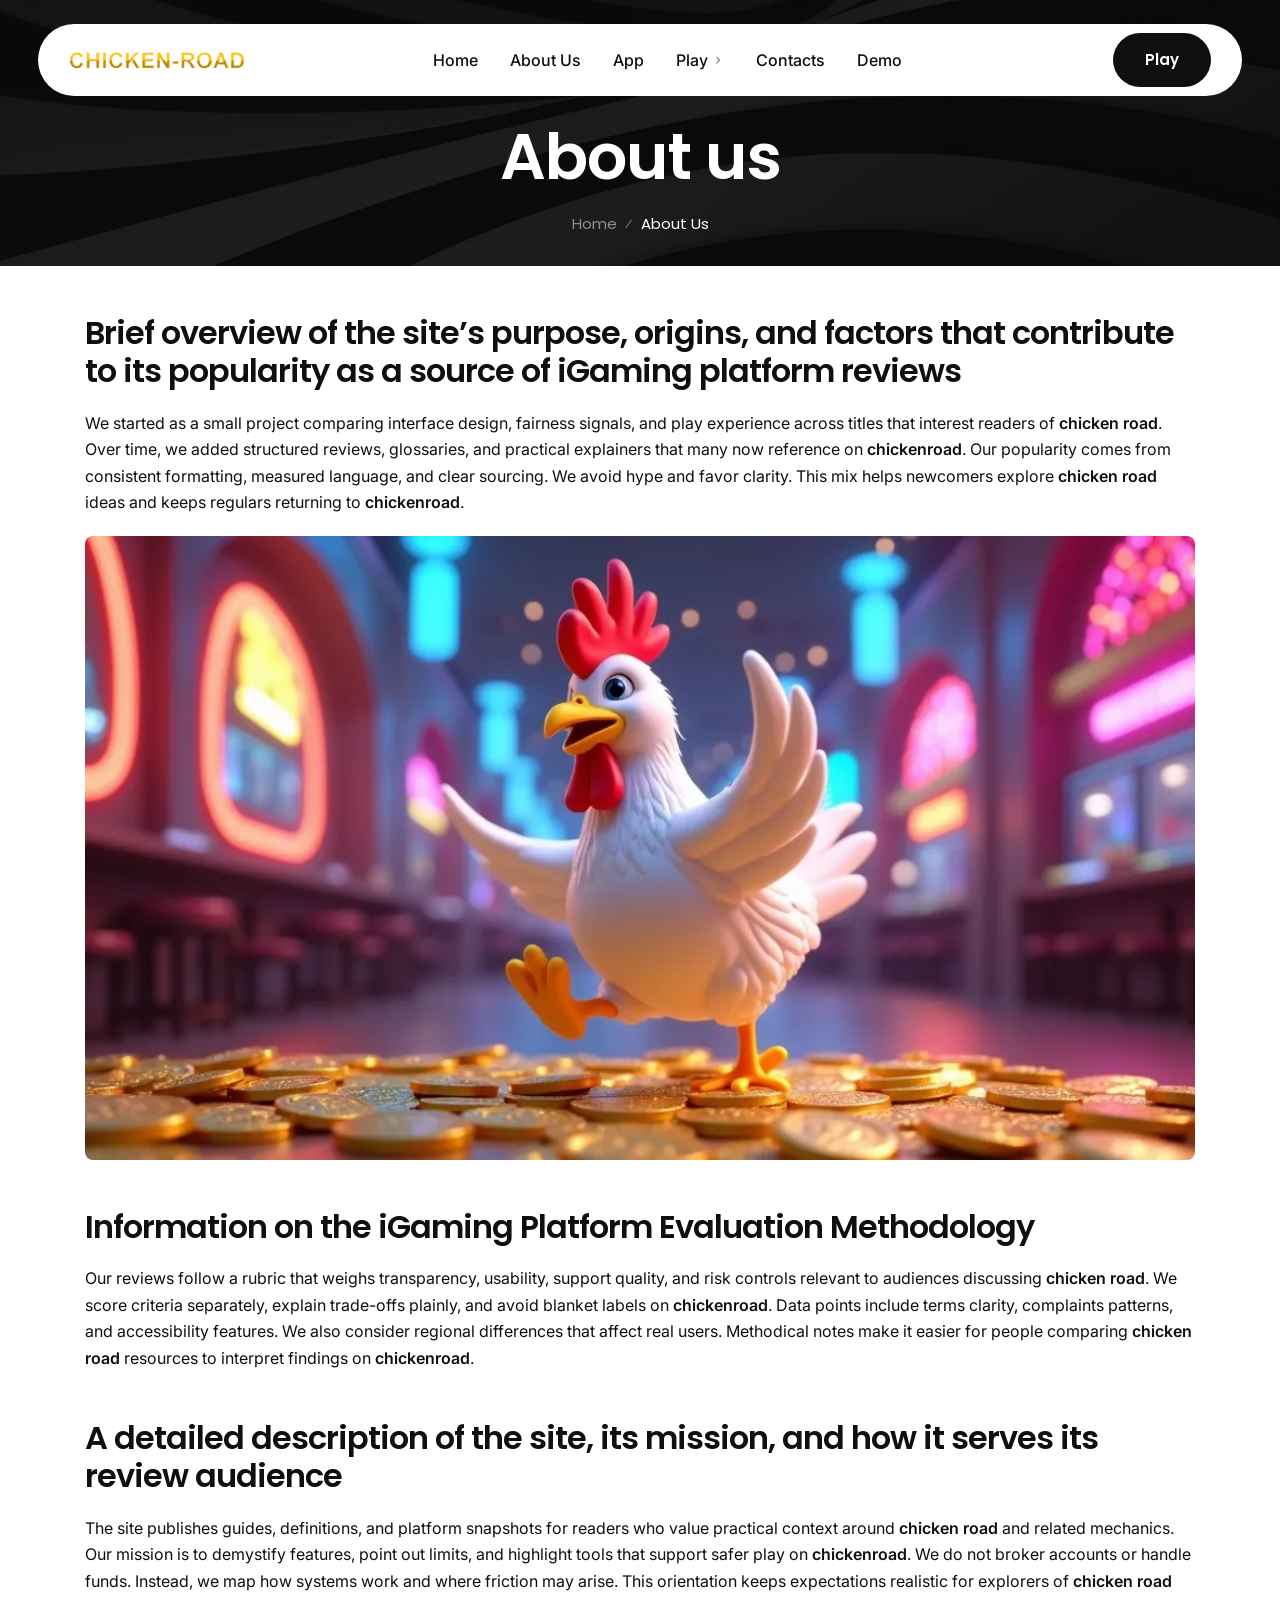
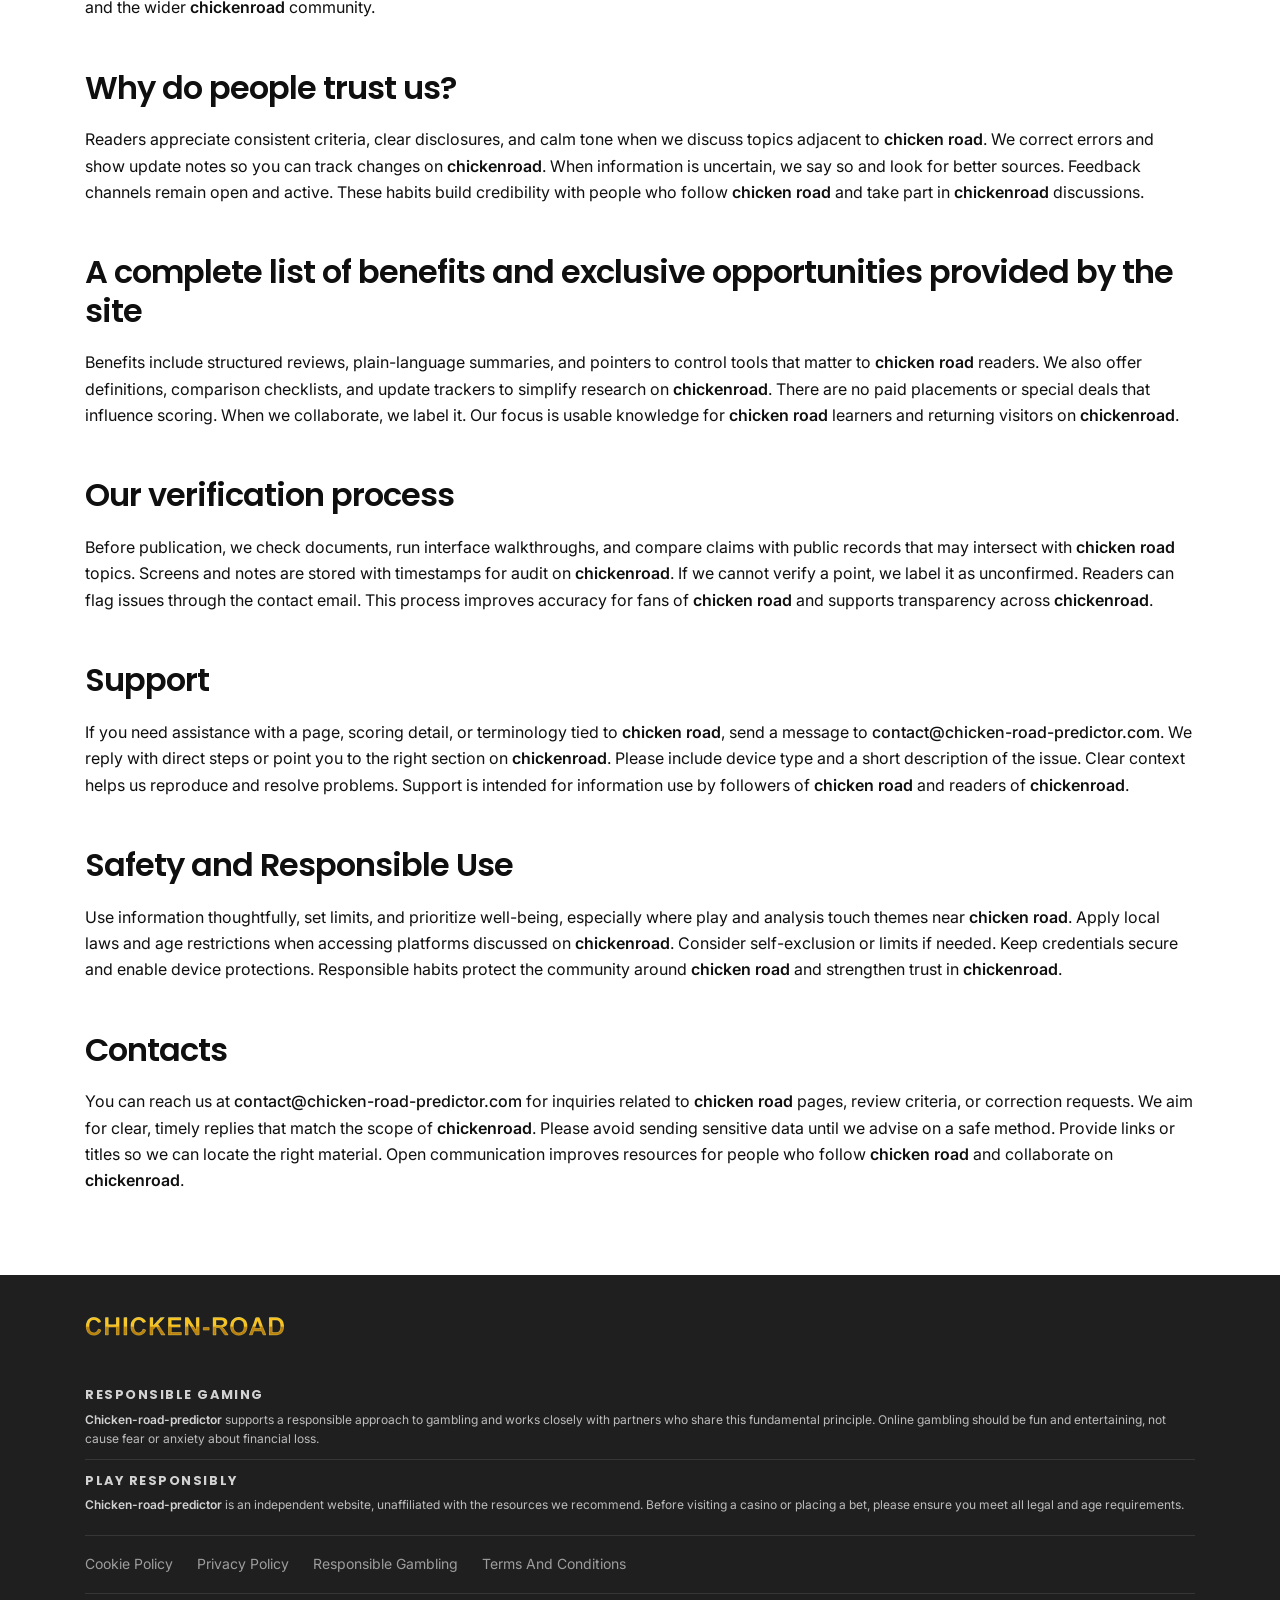
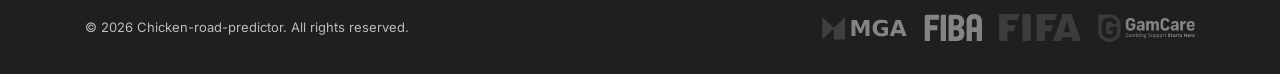
<file: meet-us/index.html>
<!DOCTYPE html><html lang="en-in" data-theme="five"><head><meta charset="utf-8">
  <meta http-equiv="X-UA-Compatible" content="IE=edge">
  <meta name="viewport" content="width=device-width, initial-scale=1"><meta name="keywords" content="chicken road, chickenroad"><meta name="description" content="chicken road Predictor: Discover who we are, our rigorous iGaming platform review process, and easy ways to get in touch with our team for all your gaming">

  <link rel="canonical" href="https://chicken-road-predictor.com/meet-us/">

  <meta property="og:type" content="website">
  <meta property="og:url" content="https://chicken-road-predictor.com/meet-us/">
  <meta property="og:title" content="chicken road Predictor: About Us &amp; How We Review iGaming">
  <meta property="og:description" content="chicken road Predictor: Discover who we are, our rigorous iGaming platform review process, and easy ways to get in touch with our team for all your gaming"><meta property="og:image" content="https://chicken-road-predictor.com/visuals/logo.c114f5ea36.png"><meta property="twitter:card" content="summary_large_image">
  <meta property="twitter:url" content="https://chicken-road-predictor.com/meet-us/">
  <meta property="twitter:title" content="chicken road Predictor: About Us &amp; How We Review iGaming">
  <meta property="twitter:description" content="chicken road Predictor: Discover who we are, our rigorous iGaming platform review process, and easy ways to get in touch with our team for all your gaming"><meta property="twitter:image" content="https://chicken-road-predictor.com/visuals/logo.c114f5ea36.png"><title>chicken road Predictor: About Us &amp; How We Review iGaming</title><link rel="shortcut icon" type="image/png" href="/visuals/favicon-32x32.b5c2bf89c3.png"><meta name="robots" content="index, follow">

  
  <link rel="preconnect" href="https://fonts.googleapis.com">
  <link rel="preconnect" href="https://fonts.gstatic.com" crossorigin="">
  <link href="https://fonts.googleapis.com/css2?family=Inter:wght@300;400;500;600&amp;family=Poppins:wght@400;500;600;700;800&amp;display=swap" rel="stylesheet">

  
  <link href="/stylepack/bootstrap.min.3bfefcea.css" rel="stylesheet">

  
  <link href="/stylepack/tabler-icons.min.72e4b4d2.css" rel="stylesheet">

  
  <link href="/stylepack/startix-compiled.bd291d92.css" rel="stylesheet">

  
  <link href="/stylepack/startix-fixes.638b0f1a.css" rel="stylesheet"><script type="application/ld+json">
{
  "@context": "https://schema.org",
  "@graph": [
    {
      "@type": "WebSite",
      "@id": "https:\/\/chicken-road-predictor.com\/#website",
      "url": "https:\/\/chicken-road-predictor.com\/",
      "name": "Chicken-road-predictor",
      "potentialAction": {
        "@type": "SearchAction",
        "target": "https:\/\/chicken-road-predictor.com\/search?q={search_term_string}",
        "query-input": "required name=search_term_string"
      },
      "publisher": {
         "@id": "https:\/\/chicken-road-predictor.com\/#organization"
      },
      "inLanguage": "en-IN"
    },
    {
      "@type": "Organization",
      "@id": "https:\/\/chicken-road-predictor.com\/#organization",
      "name": "Chicken-road-predictor",
      "url": "https:\/\/chicken-road-predictor.com\/",
      "logo": {
        "@type": "ImageObject",
        "url": "https:\/\/chicken-road-predictor.com\/images\/logo.png"

      }},{
      "@type": "BreadcrumbList",
      "@id": "https:\/\/chicken-road-predictor.com\/about-us\/#breadcrumb",
      "itemListElement": [{
          "@type": "ListItem",
          "position":  1 ,
          "name": "Home",
          "item": "https:\/\/chicken-road-predictor.com\/"
        },
            {
              "@type": "ListItem",
              "position":  2 ,
              "name": "Chicken Road Crash Game: Modes, RTP 98%, Jackpot \u0026 Mobile",
              "item": "https:\/\/chicken-road-predictor.com\/"
            },
        {
          "@type": "ListItem",
          "position":  3 ,
          "name": "chicken road Predictor: About Us \u0026 How We Review iGaming"
        }
      ]
    },{"@type": "WebPage",
      "@id": "https:\/\/chicken-road-predictor.com\/about-us\/",
      "url": "https:\/\/chicken-road-predictor.com\/about-us\/",
      "name": "chicken road Predictor: About Us \u0026 How We Review iGaming",
      "description": "chicken road Predictor: Discover who we are, our rigorous iGaming platform review process, and easy ways to get in touch with our team for all your gaming",
      "inLanguage": "en-IN","datePublished": "2026-07-31T00:00:00Z",
      "dateModified": "2026-06-25T23:04:29\u002b00:00",
      "isPartOf": {
        "@id": "https:\/\/chicken-road-predictor.com\/#website"
      },"breadcrumb": {
         "@id": "https:\/\/chicken-road-predictor.com\/about-us\/#breadcrumb"
       }}]
}
</script><meta name="generator" content="Hugo 0.148.2"></head>
<body>
  
  <div class="page-wrapper_5c7bb8c1851837d8">
<header class="header-section style-three_3fe41460c78da8aa" id="header" aria-label="Main header">
  
  <nav class="navbar navbar-expand-xl_8aed0ae523b8af78">

    
    <a class="navbar-brand_5ae0578736f5d493" href="/" title="Chicken-road-predictor" aria-label="Chicken-road-predictor">
      <img src="/visuals/logo.c114f5ea36.png" alt="Chicken-road-predictor" title="Chicken-road-predictor" class="w-auto_74a98a52a7b452ca h-auto_3a431f819178b475">
    </a>

    
    <div class="navbar-mobile-end_fc071526d60ee2bb d-flex_a0130375ff34d71f align-items-center_b0f294c24d005619 gap-3_5cbdf3dd4ea8a3a1 ms-auto_cc5d6035d0261f1d d-xl-none_5b4da4baa89acdef"><a href="/play/" id="PlayButton" class="theme-btn_3b5527bdf7ce9922" title="Play" rel="noopener noreferrer nofollow">Play</a>
<button class="navbar-toggler" type="button" aria-expanded="false" aria-label="Toggle navigation">
        <i class="ti ti-chevron-right startix-dd-arrow"></i>
      </button>
    </div>

    
    <div class="collapse navbar-collapse_8da448488306c126" id="startixNav">
      <ul class="navbar-nav mx-auto_96750e934f060f15"><li class="startix-dd">
          <a href="/" title="Home">Home</a>
        </li><li class="startix-dd active">
          <a href="/meet-us/" title="About Us">About Us</a>
        </li><li class="startix-dd">
          <a href="/app/" title="App">App</a>
        </li><li class="startix-dd">
          <a href="#" title="Play">
            Play
            <i class="ti ti-chevron-right startix-dd-arrow"></i>
          </a>
          <ul class="startix-dd-menu"><li><a href="/1xbet/" title="1Xbet">1Xbet</a></li><li><a href="/4rabet/" title="4Rabet">4Rabet</a></li><li><a href="/valor/" title="Valor">Valor</a></li></ul>
        </li><li class="startix-dd">
          <a href="/contact-info/" title="Contacts">Contacts</a>
        </li><li class="startix-dd">
          <a href="/demo/" title="Demo">Demo</a>
        </li></ul>
    </div>

    
    <div class="header-navigation_32572d8aa5ced100 d-none_4541d001d66d28a3 d-xl-flex_09776f1107ea3057 align-items-center_b0f294c24d005619"><a href="/play/" id="PlayButton" class="theme-btn_3b5527bdf7ce9922" title="Play" rel="noopener noreferrer nofollow">Play</a>
</div>

  </nav>
</header>

<section class="page-banner_d1a13cfecc55311f jarallax" aria-label="Page title">
  <div class="jarallax-img" style="background-image: url(/visuals/hero-bg.0852c31cda.png);"></div>
  <div class="container"><div class="page-banner-content_772df75a7581d413 page-banner-inner_47fc0c1f78db2b49">
      <h1>About us</h1>
      <ul class="page-banner-crumbs_00783f8bc7102abf list-unstyled_278eb699c9adcdac">
        <li><a href="/">Home</a></li>
        <li>About Us</li>
      </ul>
    </div></div>
</section>
<section class="wpo-service-single-section section-padding_77744b78ead4d589">
  <div class="container">
    <div class="row_f75b3eec46a81fa2">
      <div class="col_d33a595d1e3d0fa6 col-12_ace120c6860405f7">
        <article class="hp-content">
<h2 id="brief-overview-of-the-sites-purpose-origins-and-factors-that-contribute-to-its-popularity-as-a-source-of-igaming-platform-reviews">Brief overview of the site’s purpose, origins, and factors that contribute to its popularity as a source of iGaming platform reviews</h2>
<p>We started as a small project comparing interface design, fairness
signals, and play experience across titles that interest readers of
<strong>chicken road</strong>. Over time, we added structured reviews, glossaries,
and practical explainers that many now reference on <strong>chickenroad</strong>. Our
popularity comes from consistent formatting, measured language, and
clear sourcing. We avoid hype and favor clarity. This mix helps
newcomers explore <strong>chicken road</strong> ideas and keeps regulars returning to
<strong>chickenroad</strong>.
<img class="hp-content-img_d815325eea9ce18f img-fluid_a9b8ad9ae4f547b1" src="/visuals/doc_eeat_e5bad2b4e3/eeat-1.a799b1cb80.webp" alt="Chicken-road-predictor" title="Chicken-road-predictor" loading="lazy">
</p>
<h2 id="information-on-the-igaming-platform-evaluation-methodology">Information on the iGaming Platform Evaluation Methodology</h2>
<p>Our reviews follow a rubric that weighs transparency, usability, support
quality, and risk controls relevant to audiences discussing <strong>chicken
road</strong>. We score criteria separately, explain trade-offs plainly, and
avoid blanket labels on <strong>chickenroad</strong>. Data points include terms
clarity, complaints patterns, and accessibility features. We also
consider regional differences that affect real users. Methodical notes
make it easier for people comparing <strong>chicken road</strong> resources to
interpret findings on <strong>chickenroad</strong>.</p>
<h2 id="a-detailed-description-of-the-site-its-mission-and-how-it-serves-its-review-audience">A detailed description of the site, its mission, and how it serves its review audience</h2>
<p>The site publishes guides, definitions, and platform snapshots for
readers who value practical context around <strong>chicken road</strong> and related
mechanics. Our mission is to demystify features, point out limits, and
highlight tools that support safer play on <strong>chickenroad</strong>. We do not
broker accounts or handle funds. Instead, we map how systems work and
where friction may arise. This orientation keeps expectations realistic
for explorers of <strong>chicken road</strong> and the wider <strong>chickenroad</strong>
community.</p>
<h2 id="why-do-people-trust-us">Why do people trust us?</h2>
<p>Readers appreciate consistent criteria, clear disclosures, and calm tone
when we discuss topics adjacent to <strong>chicken road</strong>. We correct errors
and show update notes so you can track changes on <strong>chickenroad</strong>. When
information is uncertain, we say so and look for better sources.
Feedback channels remain open and active. These habits build credibility
with people who follow <strong>chicken road</strong> and take part in <strong>chickenroad</strong>
discussions.</p>
<h2 id="a-complete-list-of-benefits-and-exclusive-opportunities-provided-by-the-site">A complete list of benefits and exclusive opportunities provided by the site</h2>
<p>Benefits include structured reviews, plain-language summaries, and
pointers to control tools that matter to <strong>chicken road</strong> readers. We
also offer definitions, comparison checklists, and update trackers to
simplify research on <strong>chickenroad</strong>. There are no paid placements or
special deals that influence scoring. When we collaborate, we label it.
Our focus is usable knowledge for <strong>chicken road</strong> learners and
returning visitors on <strong>chickenroad</strong>.</p>
<h2 id="our-verification-process">Our verification process</h2>
<p>Before publication, we check documents, run interface walkthroughs, and
compare claims with public records that may intersect with <strong>chicken
road</strong> topics. Screens and notes are stored with timestamps for audit on
<strong>chickenroad</strong>. If we cannot verify a point, we label it as
unconfirmed. Readers can flag issues through the contact email. This
process improves accuracy for fans of <strong>chicken road</strong> and supports
transparency across <strong>chickenroad</strong>.</p>
<h2 id="support">Support</h2>
<p>If you need assistance with a page, scoring detail, or terminology tied
to <strong>chicken road</strong>, send a message to
<!-- raw HTML omitted --><a href="mailto:contact@chicken-road-predictor.com">contact@chicken-road-predictor.com</a><!-- raw HTML omitted -->. We reply with direct steps or
point you to the right section on <strong>chickenroad</strong>. Please include device
type and a short description of the issue. Clear context helps us
reproduce and resolve problems. Support is intended for information use
by followers of <strong>chicken road</strong> and readers of <strong>chickenroad</strong>.</p>
<h2 id="safety-and-responsible-use">Safety and Responsible Use</h2>
<p>Use information thoughtfully, set limits, and prioritize well-being,
especially where play and analysis touch themes near <strong>chicken road</strong>.
Apply local laws and age restrictions when accessing platforms discussed
on <strong>chickenroad</strong>. Consider self-exclusion or limits if needed. Keep
credentials secure and enable device protections. Responsible habits
protect the community around <strong>chicken road</strong> and strengthen trust in
<strong>chickenroad</strong>.</p>
<h2 id="contacts">Contacts</h2>
<p>You can reach us at <!-- raw HTML omitted --><a href="mailto:contact@chicken-road-predictor.com">contact@chicken-road-predictor.com</a><!-- raw HTML omitted --> for
inquiries related to <strong>chicken road</strong> pages, review criteria, or
correction requests. We aim for clear, timely replies that match the
scope of <strong>chickenroad</strong>. Please avoid sending sensitive data until we
advise on a safe method. Provide links or titles so we can locate the
right material. Open communication improves resources for people who
follow <strong>chicken road</strong> and collaborate on <strong>chickenroad</strong>.</p>
</article>
      </div>
    </div>
  </div>
</section>

<footer class="footer-section_c96f66e483be6b19 footer-dark_4b8441b530d6969c">

  <div class="container footer-layout_c256302f65396353">

    
    <div class="footer-row-logo_a0a05d7a04df12aa"><a href="/" title="Chicken-road-predictor" class="d-inline-block_e6a6f6a95b39cd0e">
  <img src="/visuals/logo.c114f5ea36.png" alt="Chicken-road-predictor" title="Chicken-road-predictor" height="30">
</a>
</div>

    
    <div class="footer-row-disclaimers_4b9f14b87f7b32ea"><div class="footer-disclaimer_3909937c0e73b5c9">
        <p class="footer-disclaimer-label_7ca46dd947fc4081">RESPONSIBLE GAMING</p>
        <p class="footer-disclaimer-text_34b1576f9762130c"><strong>Chicken-road-predictor</strong> supports a responsible approach to gambling and works closely with partners who share this fundamental principle. Online gambling should be fun and entertaining, not cause fear or anxiety about financial loss.</p>
      </div><div class="footer-disclaimer_3909937c0e73b5c9">
        <p class="footer-disclaimer-label_7ca46dd947fc4081">PLAY RESPONSIBLY</p>
        <p class="footer-disclaimer-text_34b1576f9762130c"><strong>Chicken-road-predictor</strong> is an independent website, unaffiliated with the resources we recommend. Before visiting a casino or placing a bet, please ensure you meet all legal and age requirements.</p>
      </div></div>

    <div class="footer-row-nav_7b0d1cacb02906ec">
      <ul class="footer-nav-links_faa63ef283f4d896"><li><a href="/cookie-policy/">Cookie Policy</a></li><li><a href="/privacy-policy/">Privacy Policy</a></li><li><a href="/responsible-gambling/">Responsible Gambling</a></li><li><a href="/terms-and-conditions/">Terms And Conditions</a></li></ul>
    </div>
    <div class="footer-row-bottom_43ef507bd9604477">
      <p class="footer-copyright_f698370f2737ffad mb-0_1f771bc1e7b278e5">© 2026 Chicken-road-predictor. All rights reserved.
      </p>
      <div class="footer-trust-logos_e0dd37e74a89d7e3"><ul class="list-inline_a0dee58922ba61e9 mb-0_1f771bc1e7b278e5 d-flex_a0130375ff34d71f flex-wrap_a5ab8d25ee999420 align-items-center_b0f294c24d005619 gap-3_5cbdf3dd4ea8a3a1"><li class="list-inline-item_febd6d04ca3a914d">
      <img src="/visuals/casino-logos_e4f2c6b176/mga.9661b4ff58.svg" alt="Chicken-road-predictor" title="Chicken-road-predictor" loading="lazy" height="28" style="height:28px;width:auto;">
    </li><li class="list-inline-item_febd6d04ca3a914d">
      <img src="/visuals/casino-logos_e4f2c6b176/fiba.65ae692147.svg" alt="Chicken-road-predictor" title="Chicken-road-predictor" loading="lazy" height="28" style="height:28px;width:auto;">
    </li><li class="list-inline-item_febd6d04ca3a914d">
      <img src="/visuals/casino-logos_e4f2c6b176/fifa.8d75d36221.svg" alt="Chicken-road-predictor" title="Chicken-road-predictor" loading="lazy" height="28" style="height:28px;width:auto;">
    </li><li class="list-inline-item_febd6d04ca3a914d">
      <img src="/visuals/casino-logos_e4f2c6b176/gamcare.4bed8b65d4.svg" alt="Chicken-road-predictor" title="Chicken-road-predictor" loading="lazy" height="28" style="height:28px;width:auto;">
    </li></ul></div>
    </div>
  </div>

</footer>

</div>
  

  
  <script src="/bundleJS/jquery.min.ca4dd678.js"></script>
  <script src="/bundleJS/bootstrap.bundle.min.96821ecf.js"></script>
  <script src="/bundleJS/modernizr.custom.6324688b.js"></script>
  <script src="/bundleJS/jquery-plugin-collection.fc1ea994.js"></script>
  <script src="/bundleJS/script.697173a6.js"></script><script src="/app.eb832fd2dec5909038d12e22199421473439a672087e7b41044238248e5d27ac.js" integrity="sha384-kXdpxnScaUZfavoe+/ISN4eRZc5+fVwCJBKRxeT2ZiORlm5v10IHQdyxRlYZ+/g6" defer=""></script><script>
  (function () {
     
    var header = document.querySelector('.header-section');
    if (!header) return;

    function handleScroll() {
      header.classList.toggle('sticky-on', window.scrollY > 80);
    }
    window.addEventListener('scroll', handleScroll, { passive: true });
    handleScroll();

     
    var navCollapse = document.getElementById('startixNav');
    var toggler = document.querySelector('.navbar-toggler');

    if (navCollapse && toggler) {
      
      navCollapse.classList.remove('collapse');

      var menuOpen = false;

      function openMenu() {
        menuOpen = true;
        header.classList.add('mobile-menu-open');
        toggler.setAttribute('aria-expanded', 'true');

        
        navCollapse.classList.add('show');

        
        navCollapse.style.transition = 'none';
        navCollapse.style.overflowY = 'hidden';
        navCollapse.style.maxHeight = 'none';
        var fullHeight = navCollapse.scrollHeight;
        navCollapse.style.maxHeight = '0';
        navCollapse.offsetHeight; 
        navCollapse.style.transition = '';
        navCollapse.style.maxHeight = fullHeight + 'px';

        
        var onEnd = function () {
          navCollapse.removeEventListener('transitionend', onEnd);
          if (menuOpen) navCollapse.style.overflowY = 'auto';
        };
        navCollapse.addEventListener('transitionend', onEnd);
      }

      function closeMenu() {
        menuOpen = false;
        toggler.setAttribute('aria-expanded', 'false');
        
        navCollapse.style.overflowY = 'hidden';
        navCollapse.style.maxHeight = '0';
        
        var onEnd = function () {
          navCollapse.removeEventListener('transitionend', onEnd);
          navCollapse.classList.remove('show'); 
          header.classList.remove('mobile-menu-open');
          navCollapse.style.overflowY = '';
        };
        navCollapse.addEventListener('transitionend', onEnd);
      }

      
      var overlay = document.createElement('div');
      overlay.id = 'startix-nav-overlay';
      overlay.style.cssText = 'display:none;position:fixed;inset:0;z-index:9998;';
      document.body.appendChild(overlay);
      overlay.addEventListener('click', function () { closeMenu(); });

      
      var _baseOpen = openMenu, _baseClose = closeMenu;
      openMenu = function () { _baseOpen(); overlay.style.display = 'block'; };
      closeMenu = function () { overlay.style.display = 'none'; _baseClose(); };

      toggler.addEventListener('click', function () {
        if (menuOpen) { closeMenu(); } else { openMenu(); }
      });

      

      
      window.addEventListener('resize', function () {
        if (window.innerWidth >= 1200) {
          overlay.style.display = 'none';
          navCollapse.style.maxHeight = '';
          navCollapse.style.transition = '';
          navCollapse.classList.remove('show');
          header.classList.remove('mobile-menu-open');
          menuOpen = false;
          toggler.setAttribute('aria-expanded', 'false');
        }
      });
    }

     
    
    
    function initMobileSubmenus() {
      if (window.innerWidth >= 1200) return;
      document.querySelectorAll('.startix-dd-menu').forEach(function (menu) {
        menu.style.maxHeight = '0';
      });
      document.querySelectorAll('.startix-dd').forEach(function (li) {
        li.classList.remove('dd-open');
      });
    }

    
    
    
    function adjustAncestors(el, delta) {
      var node = el.parentElement;
      while (node) {
        if (node.classList && node.classList.contains('startix-dd-menu')) {
          var cur = parseFloat(node.style.maxHeight) || 0;
          node.style.maxHeight = (cur + delta) + 'px';
        }
        node = node.parentElement;
      }
      
      if (menuOpen && navCollapse) {
        var cur = parseFloat(navCollapse.style.maxHeight) || 0;
        navCollapse.style.maxHeight = (cur + delta) + 'px';
      }
    }

    
    document.querySelectorAll('.startix-dd > a').forEach(function (link) {
      var li = link.closest('.startix-dd');
      var menu = li.querySelector(':scope > .startix-dd-menu');
      if (!menu) return; 
      link.addEventListener('click', function (e) {
        if (window.innerWidth >= 1200) return; 
        e.preventDefault();
        e.stopPropagation();
        var isOpen = li.classList.contains('dd-open');

        
        li.parentElement.querySelectorAll(':scope > .startix-dd').forEach(function (sib) {
          if (sib === li) return;
          if (!sib.classList.contains('dd-open')) return;
          sib.classList.remove('dd-open');
          sib.querySelectorAll('.startix-dd-menu').forEach(function (m) {
            var h = parseFloat(m.style.maxHeight) || 0;
            if (h > 0) adjustAncestors(m, -h);
            m.style.maxHeight = '0';
            m.closest('.startix-dd') && m.closest('.startix-dd').classList.remove('dd-open');
          });
        });

        if (isOpen) {
          
          var currentH = parseFloat(menu.style.maxHeight) || 0;
          adjustAncestors(menu, -currentH);
          
          menu.querySelectorAll('.startix-dd-menu').forEach(function (nested) {
            nested.style.maxHeight = '0';
            nested.closest('.startix-dd') && nested.closest('.startix-dd').classList.remove('dd-open');
          });
          li.classList.remove('dd-open');
          menu.style.maxHeight = '0';
        } else {
          
          
          menu.style.transition = 'none';
          menu.style.maxHeight = 'none';
          var targetH = menu.scrollHeight;
          menu.style.maxHeight = '0';
          menu.offsetHeight; 
          menu.style.transition = 'max-height 0.3s ease';

          li.classList.add('dd-open');
          menu.style.maxHeight = targetH + 'px';
          
          adjustAncestors(menu, targetH);
        }
      });
    });

    
    window.addEventListener('resize', function () {
      if (window.innerWidth >= 1200) {
        document.querySelectorAll('.startix-dd-menu').forEach(function (menu) {
          menu.style.maxHeight = '';
          menu.style.overflow = '';
          menu.style.transition = '';
          menu.style.display = '';
        });
        document.querySelectorAll('.startix-dd').forEach(function (li) {
          li.classList.remove('dd-open');
        });
      } else {
        initMobileSubmenus();
      }
    });

    initMobileSubmenus();

     
    var parallaxSections = document.querySelectorAll('.jarallax');
    if (parallaxSections.length && window.innerWidth > 768) {
      var speed = 0.4; 

      function applyParallax() {
        var scrollY = window.scrollY;
        parallaxSections.forEach(function (section) {
          var rect = section.getBoundingClientRect();
          var sectionTop = rect.top + scrollY;
          var viewportH = window.innerHeight;
          var sectionH = section.offsetHeight;
          
          var extra = Math.round(viewportH * speed);
          var img = section.querySelector('.jarallax-img');
          if (!img) return;
          
          if (!img.dataset.ready) {
            img.style.width = '100%';
            img.style.height = (sectionH + extra * 2) + 'px';
            img.style.top = -extra + 'px';
            img.dataset.ready = '1';
          }
          
          var relScroll = scrollY - sectionTop + viewportH;
          var translateY = -(relScroll * speed - extra);
          img.style.transform = 'translate3d(0,' + translateY + 'px,0)';
        });
      }

      
      parallaxSections.forEach(function (section) {
        var img = section.querySelector('.jarallax-img');
        if (img) {
          var extra = Math.round(window.innerHeight * speed);
          img.style.width = '100%';
          img.style.height = (section.offsetHeight + extra * 2) + 'px';
          img.style.top = -extra + 'px';
          img.dataset.ready = '1';
        }
      });

      window.addEventListener('scroll', applyParallax, { passive: true });
      applyParallax();

      window.addEventListener('resize', function () {
        parallaxSections.forEach(function (s) {
          var img = s.querySelector('.jarallax-img');
          if (img) delete img.dataset.ready;
        });
        applyParallax();
      });
    }
  })();
  </script>


</body></html>
</file>
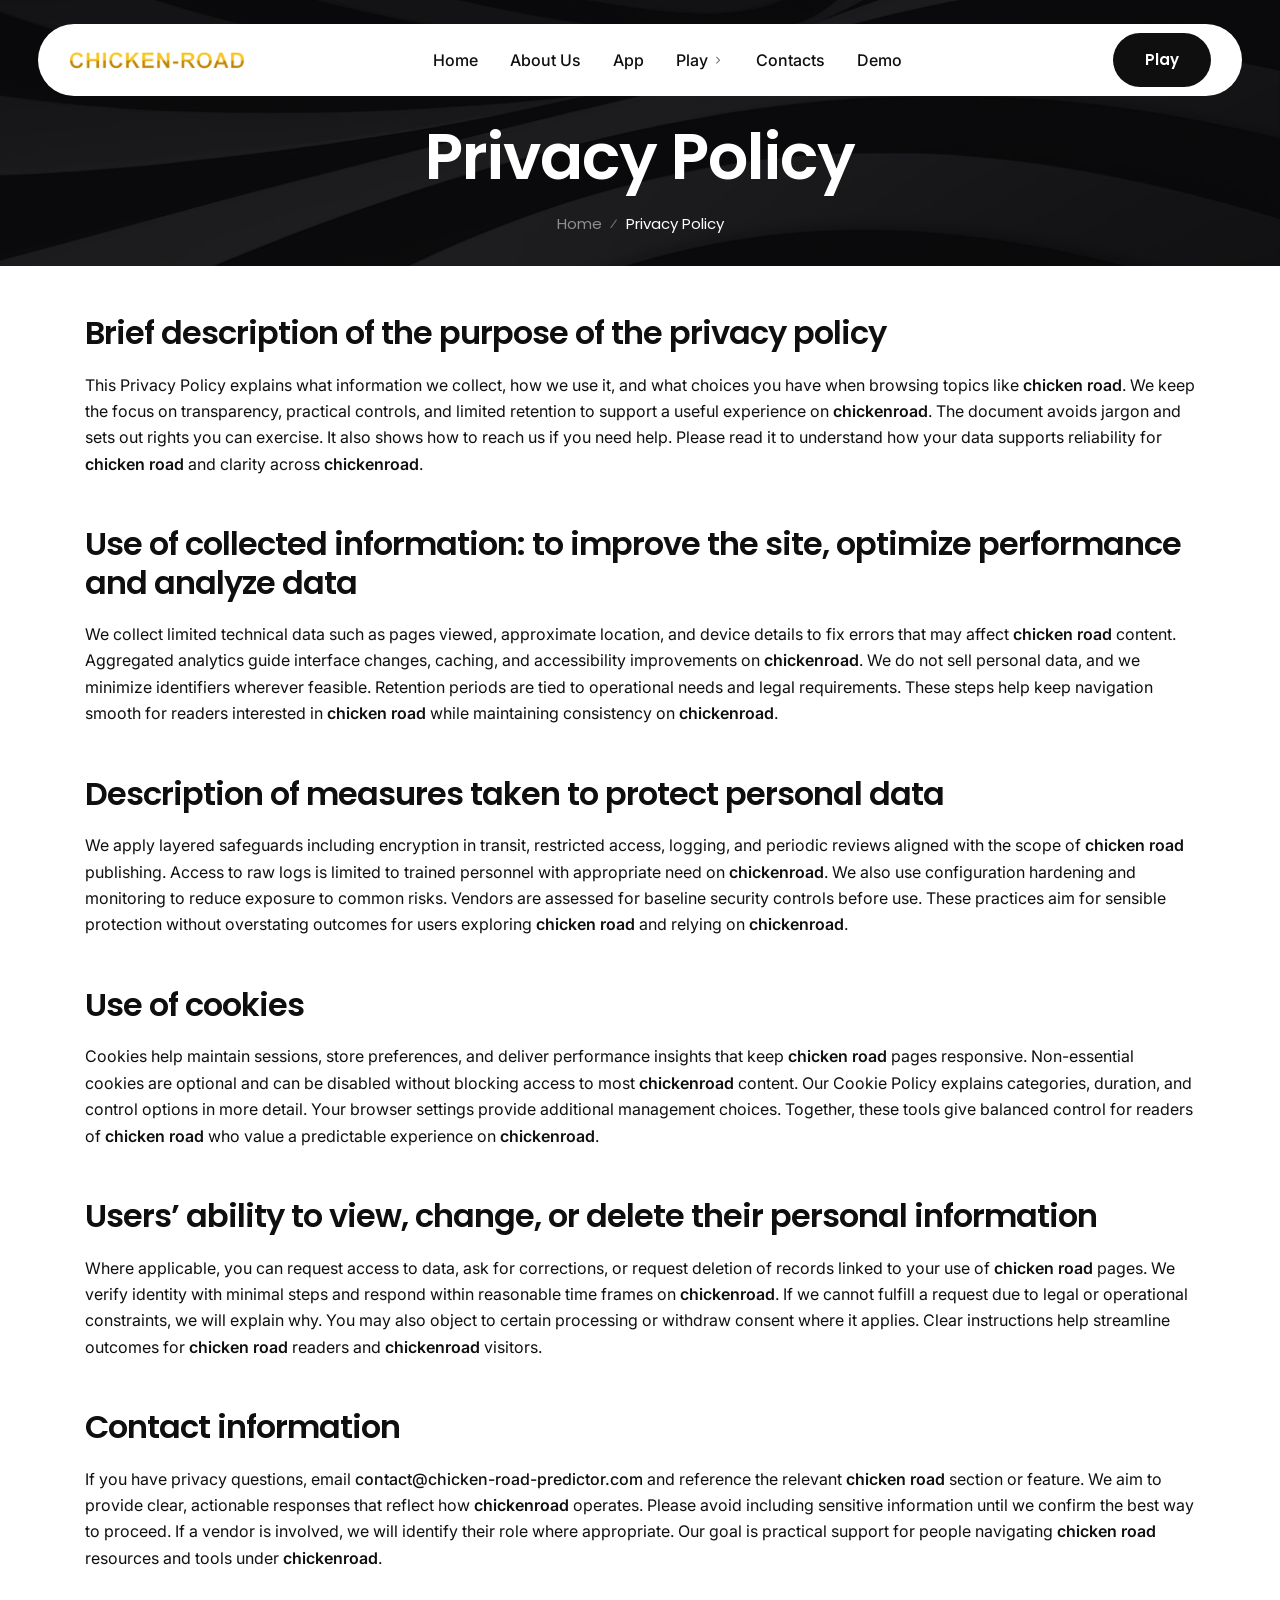
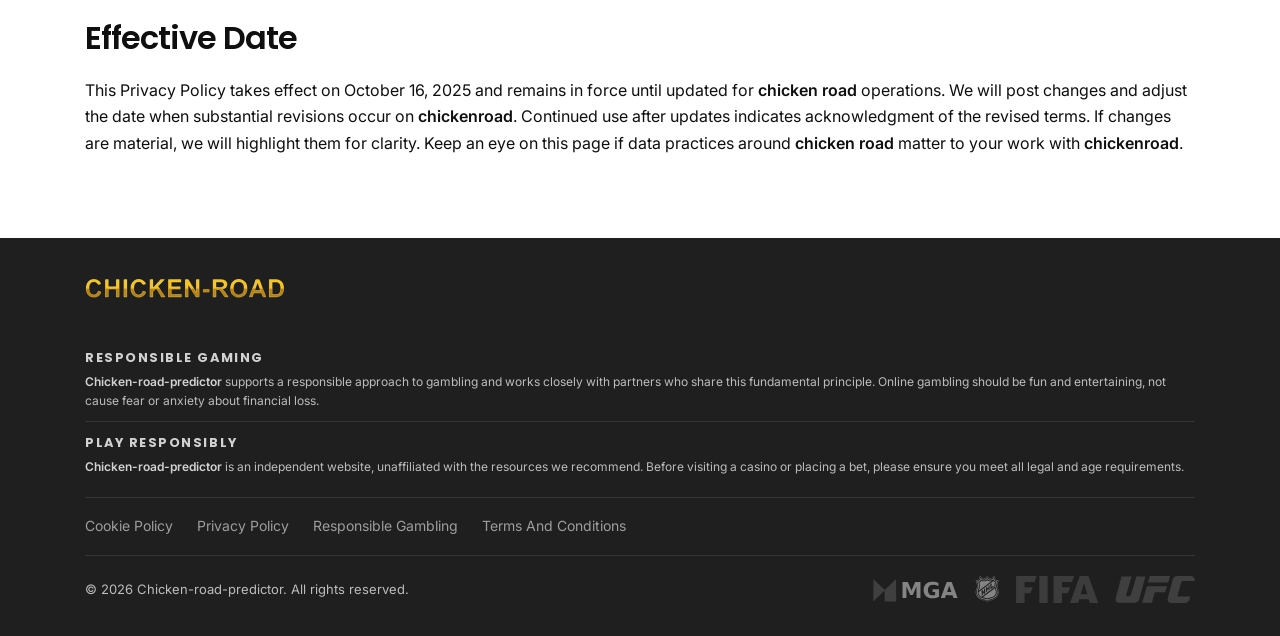
<file: privacy-policy/index.html>
<!DOCTYPE html><html lang="en-in" data-theme="five"><head><meta charset="utf-8">
  <meta http-equiv="X-UA-Compatible" content="IE=edge">
  <meta name="viewport" content="width=device-width, initial-scale=1"><meta name="keywords" content="chicken road, chickenroad"><meta name="description" content="chicken road Privacy Policy: Learn how we collect, use, protect, and give you full control over your personal data. We prioritize your privacy and security.">

  <link rel="canonical" href="https://chicken-road-predictor.com/privacy-policy/">

  <meta property="og:type" content="website">
  <meta property="og:url" content="https://chicken-road-predictor.com/privacy-policy/">
  <meta property="og:title" content="chicken road Privacy Policy: Your Data, Our Commitment">
  <meta property="og:description" content="chicken road Privacy Policy: Learn how we collect, use, protect, and give you full control over your personal data. We prioritize your privacy and security."><meta property="og:image" content="https://chicken-road-predictor.com/visuals/logo.c114f5ea36.png"><meta property="twitter:card" content="summary_large_image">
  <meta property="twitter:url" content="https://chicken-road-predictor.com/privacy-policy/">
  <meta property="twitter:title" content="chicken road Privacy Policy: Your Data, Our Commitment">
  <meta property="twitter:description" content="chicken road Privacy Policy: Learn how we collect, use, protect, and give you full control over your personal data. We prioritize your privacy and security."><meta property="twitter:image" content="https://chicken-road-predictor.com/visuals/logo.c114f5ea36.png"><title>chicken road Privacy Policy: Your Data, Our Commitment</title><link rel="shortcut icon" type="image/png" href="/visuals/favicon-32x32.b5c2bf89c3.png"><meta name="robots" content="index, follow">

  
  <link rel="preconnect" href="https://fonts.googleapis.com">
  <link rel="preconnect" href="https://fonts.gstatic.com" crossorigin="">
  <link href="https://fonts.googleapis.com/css2?family=Inter:wght@300;400;500;600&amp;family=Poppins:wght@400;500;600;700;800&amp;display=swap" rel="stylesheet">

  
  <link href="/stylepack/bootstrap.min.3bfefcea.css" rel="stylesheet">

  
  <link href="/stylepack/tabler-icons.min.72e4b4d2.css" rel="stylesheet">

  
  <link href="/stylepack/startix-compiled.bd291d92.css" rel="stylesheet">

  
  <link href="/stylepack/startix-fixes.638b0f1a.css" rel="stylesheet"><script type="application/ld+json">
{
  "@context": "https://schema.org",
  "@graph": [
    {
      "@type": "WebSite",
      "@id": "https:\/\/chicken-road-predictor.com\/#website",
      "url": "https:\/\/chicken-road-predictor.com\/",
      "name": "Chicken-road-predictor",
      "potentialAction": {
        "@type": "SearchAction",
        "target": "https:\/\/chicken-road-predictor.com\/search?q={search_term_string}",
        "query-input": "required name=search_term_string"
      },
      "publisher": {
         "@id": "https:\/\/chicken-road-predictor.com\/#organization"
      },
      "inLanguage": "en-IN"
    },
    {
      "@type": "Organization",
      "@id": "https:\/\/chicken-road-predictor.com\/#organization",
      "name": "Chicken-road-predictor",
      "url": "https:\/\/chicken-road-predictor.com\/",
      "logo": {
        "@type": "ImageObject",
        "url": "https:\/\/chicken-road-predictor.com\/images\/logo.png"

      }},{
      "@type": "BreadcrumbList",
      "@id": "https:\/\/chicken-road-predictor.com\/privacy-policy\/#breadcrumb",
      "itemListElement": [{
          "@type": "ListItem",
          "position":  1 ,
          "name": "Home",
          "item": "https:\/\/chicken-road-predictor.com\/"
        },
            {
              "@type": "ListItem",
              "position":  2 ,
              "name": "Chicken Road Crash Game: Modes, RTP 98%, Jackpot \u0026 Mobile",
              "item": "https:\/\/chicken-road-predictor.com\/"
            },
        {
          "@type": "ListItem",
          "position":  3 ,
          "name": "chicken road Privacy Policy: Your Data, Our Commitment"
        }
      ]
    },{"@type": "WebPage",
      "@id": "https:\/\/chicken-road-predictor.com\/privacy-policy\/",
      "url": "https:\/\/chicken-road-predictor.com\/privacy-policy\/",
      "name": "chicken road Privacy Policy: Your Data, Our Commitment",
      "description": "chicken road Privacy Policy: Learn how we collect, use, protect, and give you full control over your personal data. We prioritize your privacy and security.",
      "inLanguage": "en-IN","datePublished": "2026-07-31T00:00:00Z",
      "dateModified": "2026-05-16T12:24:07\u002b00:00",
      "isPartOf": {
        "@id": "https:\/\/chicken-road-predictor.com\/#website"
      },"breadcrumb": {
         "@id": "https:\/\/chicken-road-predictor.com\/privacy-policy\/#breadcrumb"
       }}]
}
</script><meta name="generator" content="Hugo 0.148.2"></head>
<body>
  
  <div class="page-wrapper_5c7bb8c1851837d8">
<header class="header-section style-three_3fe41460c78da8aa" id="header" aria-label="Main header">
  
  <nav class="navbar navbar-expand-xl_8aed0ae523b8af78">

    
    <a class="navbar-brand_5ae0578736f5d493" href="/" title="Chicken-road-predictor" aria-label="Chicken-road-predictor">
      <img src="/visuals/logo.c114f5ea36.png" alt="Chicken-road-predictor" title="Chicken-road-predictor" class="w-auto_74a98a52a7b452ca h-auto_3a431f819178b475">
    </a>

    
    <div class="navbar-mobile-end_fc071526d60ee2bb d-flex_a0130375ff34d71f align-items-center_b0f294c24d005619 gap-3_5cbdf3dd4ea8a3a1 ms-auto_cc5d6035d0261f1d d-xl-none_5b4da4baa89acdef"><a href="/play/" id="PlayButton" class="theme-btn_3b5527bdf7ce9922" title="Play" rel="noopener noreferrer nofollow">Play</a>
<button class="navbar-toggler" type="button" aria-expanded="false" aria-label="Toggle navigation">
        <i class="ti ti-chevron-right startix-dd-arrow"></i>
      </button>
    </div>

    
    <div class="collapse navbar-collapse_8da448488306c126" id="startixNav">
      <ul class="navbar-nav mx-auto_96750e934f060f15"><li class="startix-dd">
          <a href="/" title="Home">Home</a>
        </li><li class="startix-dd">
          <a href="/meet-us/" title="About Us">About Us</a>
        </li><li class="startix-dd">
          <a href="/app/" title="App">App</a>
        </li><li class="startix-dd">
          <a href="#" title="Play">
            Play
            <i class="ti ti-chevron-right startix-dd-arrow"></i>
          </a>
          <ul class="startix-dd-menu"><li><a href="/1xbet/" title="1Xbet">1Xbet</a></li><li><a href="/4rabet/" title="4Rabet">4Rabet</a></li><li><a href="/valor/" title="Valor">Valor</a></li></ul>
        </li><li class="startix-dd">
          <a href="/contact-info/" title="Contacts">Contacts</a>
        </li><li class="startix-dd">
          <a href="/demo/" title="Demo">Demo</a>
        </li></ul>
    </div>

    
    <div class="header-navigation_32572d8aa5ced100 d-none_4541d001d66d28a3 d-xl-flex_09776f1107ea3057 align-items-center_b0f294c24d005619"><a href="/play/" id="PlayButton" class="theme-btn_3b5527bdf7ce9922" title="Play" rel="noopener noreferrer nofollow">Play</a>
</div>

  </nav>
</header>

<section class="page-banner_d1a13cfecc55311f jarallax" aria-label="Page title">
  <div class="jarallax-img" style="background-image: url(/visuals/hero-bg.0852c31cda.png);"></div>
  <div class="container"><div class="page-banner-content_772df75a7581d413 page-banner-inner_47fc0c1f78db2b49">
      <h1>Privacy Policy</h1>
      <ul class="page-banner-crumbs_00783f8bc7102abf list-unstyled_278eb699c9adcdac">
        <li><a href="/">Home</a></li>
        <li>Privacy Policy</li>
      </ul>
    </div></div>
</section>
<section class="wpo-service-single-section section-padding_77744b78ead4d589">
  <div class="container">
    <div class="row_f75b3eec46a81fa2">
      <div class="col_d33a595d1e3d0fa6 col-12_ace120c6860405f7">
        <article class="hp-content">
<h2 id="brief-description-of-the-purpose-of-the-privacy-policy">Brief description of the purpose of the privacy policy</h2>
<p>This Privacy Policy explains what information we collect, how we use it,
and what choices you have when browsing topics like <strong>chicken road</strong>. We
keep the focus on transparency, practical controls, and limited
retention to support a useful experience on <strong>chickenroad</strong>. The
document avoids jargon and sets out rights you can exercise. It also
shows how to reach us if you need help. Please read it to understand how
your data supports reliability for <strong>chicken road</strong> and clarity across
<strong>chickenroad</strong>.</p>
<h2 id="use-of-collected-information-to-improve-the-site-optimize-performance-and-analyze-data">Use of collected information: to improve the site, optimize performance and analyze data</h2>
<p>We collect limited technical data such as pages viewed, approximate
location, and device details to fix errors that may affect <strong>chicken
road</strong> content. Aggregated analytics guide interface changes, caching,
and accessibility improvements on <strong>chickenroad</strong>. We do not sell
personal data, and we minimize identifiers wherever feasible. Retention
periods are tied to operational needs and legal requirements. These
steps help keep navigation smooth for readers interested in <strong>chicken
road</strong> while maintaining consistency on <strong>chickenroad</strong>.</p>
<h2 id="description-of-measures-taken-to-protect-personal-data">Description of measures taken to protect personal data</h2>
<p>We apply layered safeguards including encryption in transit, restricted
access, logging, and periodic reviews aligned with the scope of
<strong>chicken road</strong> publishing. Access to raw logs is limited to trained
personnel with appropriate need on <strong>chickenroad</strong>. We also use
configuration hardening and monitoring to reduce exposure to common
risks. Vendors are assessed for baseline security controls before use.
These practices aim for sensible protection without overstating outcomes
for users exploring <strong>chicken road</strong> and relying on <strong>chickenroad</strong>.</p>
<h2 id="use-of-cookies">Use of cookies</h2>
<p>Cookies help maintain sessions, store preferences, and deliver
performance insights that keep <strong>chicken road</strong> pages responsive.
Non-essential cookies are optional and can be disabled without blocking
access to most <strong>chickenroad</strong> content. Our Cookie Policy explains
categories, duration, and control options in more detail. Your browser
settings provide additional management choices. Together, these tools
give balanced control for readers of <strong>chicken road</strong> who value a
predictable experience on <strong>chickenroad</strong>.</p>
<h2 id="users-ability-to-view-change-or-delete-their-personal-information">Users’ ability to view, change, or delete their personal information</h2>
<p>Where applicable, you can request access to data, ask for corrections,
or request deletion of records linked to your use of <strong>chicken road</strong>
pages. We verify identity with minimal steps and respond within
reasonable time frames on <strong>chickenroad</strong>. If we cannot fulfill a
request due to legal or operational constraints, we will explain why.
You may also object to certain processing or withdraw consent where it
applies. Clear instructions help streamline outcomes for <strong>chicken
road</strong> readers and <strong>chickenroad</strong> visitors.</p>
<h2 id="contact-information">Contact information</h2>
<p>If you have privacy questions, email
<!-- raw HTML omitted --><a href="mailto:contact@chicken-road-predictor.com">contact@chicken-road-predictor.com</a><!-- raw HTML omitted --> and reference the relevant
<strong>chicken road</strong> section or feature. We aim to provide clear, actionable
responses that reflect how <strong>chickenroad</strong> operates. Please avoid
including sensitive information until we confirm the best way to
proceed. If a vendor is involved, we will identify their role where
appropriate. Our goal is practical support for people navigating
<strong>chicken road</strong> resources and tools under <strong>chickenroad</strong>.</p>
<h2 id="effective-date">Effective Date</h2>
<p>This Privacy Policy takes effect on October 16, 2025 and remains in
force until updated for <strong>chicken road</strong> operations. We will post
changes and adjust the date when substantial revisions occur on
<strong>chickenroad</strong>. Continued use after updates indicates acknowledgment of
the revised terms. If changes are material, we will highlight them for
clarity. Keep an eye on this page if data practices around <strong>chicken
road</strong> matter to your work with <strong>chickenroad</strong>.</p>
</article>
      </div>
    </div>
  </div>
</section>

<footer class="footer-section_c96f66e483be6b19 footer-dark_4b8441b530d6969c">

  <div class="container footer-layout_c256302f65396353">

    
    <div class="footer-row-logo_a0a05d7a04df12aa"><a href="/" title="Chicken-road-predictor" class="d-inline-block_e6a6f6a95b39cd0e">
  <img src="/visuals/logo.c114f5ea36.png" alt="Chicken-road-predictor" title="Chicken-road-predictor" height="30">
</a>
</div>

    
    <div class="footer-row-disclaimers_4b9f14b87f7b32ea"><div class="footer-disclaimer_3909937c0e73b5c9">
        <p class="footer-disclaimer-label_7ca46dd947fc4081">RESPONSIBLE GAMING</p>
        <p class="footer-disclaimer-text_34b1576f9762130c"><strong>Chicken-road-predictor</strong> supports a responsible approach to gambling and works closely with partners who share this fundamental principle. Online gambling should be fun and entertaining, not cause fear or anxiety about financial loss.</p>
      </div><div class="footer-disclaimer_3909937c0e73b5c9">
        <p class="footer-disclaimer-label_7ca46dd947fc4081">PLAY RESPONSIBLY</p>
        <p class="footer-disclaimer-text_34b1576f9762130c"><strong>Chicken-road-predictor</strong> is an independent website, unaffiliated with the resources we recommend. Before visiting a casino or placing a bet, please ensure you meet all legal and age requirements.</p>
      </div></div>

    <div class="footer-row-nav_7b0d1cacb02906ec">
      <ul class="footer-nav-links_faa63ef283f4d896"><li><a href="/cookie-policy/">Cookie Policy</a></li><li><a href="/privacy-policy/">Privacy Policy</a></li><li><a href="/responsible-gambling/">Responsible Gambling</a></li><li><a href="/terms-and-conditions/">Terms And Conditions</a></li></ul>
    </div>
    <div class="footer-row-bottom_43ef507bd9604477">
      <p class="footer-copyright_f698370f2737ffad mb-0_1f771bc1e7b278e5">© 2026 Chicken-road-predictor. All rights reserved.
      </p>
      <div class="footer-trust-logos_e0dd37e74a89d7e3"><ul class="list-inline_a0dee58922ba61e9 mb-0_1f771bc1e7b278e5 d-flex_a0130375ff34d71f flex-wrap_a5ab8d25ee999420 align-items-center_b0f294c24d005619 gap-3_5cbdf3dd4ea8a3a1"><li class="list-inline-item_febd6d04ca3a914d">
      <img src="/visuals/casino-logos_e4f2c6b176/mga.9661b4ff58.svg" alt="Chicken-road-predictor" title="Chicken-road-predictor" loading="lazy" height="28" style="height:28px;width:auto;">
    </li><li class="list-inline-item_febd6d04ca3a914d">
      <img src="/visuals/casino-logos_e4f2c6b176/nhl.2dbab1beef.svg" alt="Chicken-road-predictor" title="Chicken-road-predictor" loading="lazy" height="28" style="height:28px;width:auto;">
    </li><li class="list-inline-item_febd6d04ca3a914d">
      <img src="/visuals/casino-logos_e4f2c6b176/fifa.8d75d36221.svg" alt="Chicken-road-predictor" title="Chicken-road-predictor" loading="lazy" height="28" style="height:28px;width:auto;">
    </li><li class="list-inline-item_febd6d04ca3a914d">
      <img src="/visuals/casino-logos_e4f2c6b176/ufc.037498def4.svg" alt="Chicken-road-predictor" title="Chicken-road-predictor" loading="lazy" height="28" style="height:28px;width:auto;">
    </li></ul></div>
    </div>
  </div>

</footer>

</div>
  

  
  <script src="/bundleJS/jquery.min.ca4dd678.js"></script>
  <script src="/bundleJS/bootstrap.bundle.min.96821ecf.js"></script>
  <script src="/bundleJS/modernizr.custom.6324688b.js"></script>
  <script src="/bundleJS/jquery-plugin-collection.fc1ea994.js"></script>
  <script src="/bundleJS/script.697173a6.js"></script><script src="/app.eb832fd2dec5909038d12e22199421473439a672087e7b41044238248e5d27ac.js" integrity="sha384-kXdpxnScaUZfavoe+/ISN4eRZc5+fVwCJBKRxeT2ZiORlm5v10IHQdyxRlYZ+/g6" defer=""></script><script>
  (function () {
     
    var header = document.querySelector('.header-section');
    if (!header) return;

    function handleScroll() {
      header.classList.toggle('sticky-on', window.scrollY > 80);
    }
    window.addEventListener('scroll', handleScroll, { passive: true });
    handleScroll();

     
    var navCollapse = document.getElementById('startixNav');
    var toggler = document.querySelector('.navbar-toggler');

    if (navCollapse && toggler) {
      
      navCollapse.classList.remove('collapse');

      var menuOpen = false;

      function openMenu() {
        menuOpen = true;
        header.classList.add('mobile-menu-open');
        toggler.setAttribute('aria-expanded', 'true');

        
        navCollapse.classList.add('show');

        
        navCollapse.style.transition = 'none';
        navCollapse.style.overflowY = 'hidden';
        navCollapse.style.maxHeight = 'none';
        var fullHeight = navCollapse.scrollHeight;
        navCollapse.style.maxHeight = '0';
        navCollapse.offsetHeight; 
        navCollapse.style.transition = '';
        navCollapse.style.maxHeight = fullHeight + 'px';

        
        var onEnd = function () {
          navCollapse.removeEventListener('transitionend', onEnd);
          if (menuOpen) navCollapse.style.overflowY = 'auto';
        };
        navCollapse.addEventListener('transitionend', onEnd);
      }

      function closeMenu() {
        menuOpen = false;
        toggler.setAttribute('aria-expanded', 'false');
        
        navCollapse.style.overflowY = 'hidden';
        navCollapse.style.maxHeight = '0';
        
        var onEnd = function () {
          navCollapse.removeEventListener('transitionend', onEnd);
          navCollapse.classList.remove('show'); 
          header.classList.remove('mobile-menu-open');
          navCollapse.style.overflowY = '';
        };
        navCollapse.addEventListener('transitionend', onEnd);
      }

      
      var overlay = document.createElement('div');
      overlay.id = 'startix-nav-overlay';
      overlay.style.cssText = 'display:none;position:fixed;inset:0;z-index:9998;';
      document.body.appendChild(overlay);
      overlay.addEventListener('click', function () { closeMenu(); });

      
      var _baseOpen = openMenu, _baseClose = closeMenu;
      openMenu = function () { _baseOpen(); overlay.style.display = 'block'; };
      closeMenu = function () { overlay.style.display = 'none'; _baseClose(); };

      toggler.addEventListener('click', function () {
        if (menuOpen) { closeMenu(); } else { openMenu(); }
      });

      

      
      window.addEventListener('resize', function () {
        if (window.innerWidth >= 1200) {
          overlay.style.display = 'none';
          navCollapse.style.maxHeight = '';
          navCollapse.style.transition = '';
          navCollapse.classList.remove('show');
          header.classList.remove('mobile-menu-open');
          menuOpen = false;
          toggler.setAttribute('aria-expanded', 'false');
        }
      });
    }

     
    
    
    function initMobileSubmenus() {
      if (window.innerWidth >= 1200) return;
      document.querySelectorAll('.startix-dd-menu').forEach(function (menu) {
        menu.style.maxHeight = '0';
      });
      document.querySelectorAll('.startix-dd').forEach(function (li) {
        li.classList.remove('dd-open');
      });
    }

    
    
    
    function adjustAncestors(el, delta) {
      var node = el.parentElement;
      while (node) {
        if (node.classList && node.classList.contains('startix-dd-menu')) {
          var cur = parseFloat(node.style.maxHeight) || 0;
          node.style.maxHeight = (cur + delta) + 'px';
        }
        node = node.parentElement;
      }
      
      if (menuOpen && navCollapse) {
        var cur = parseFloat(navCollapse.style.maxHeight) || 0;
        navCollapse.style.maxHeight = (cur + delta) + 'px';
      }
    }

    
    document.querySelectorAll('.startix-dd > a').forEach(function (link) {
      var li = link.closest('.startix-dd');
      var menu = li.querySelector(':scope > .startix-dd-menu');
      if (!menu) return; 
      link.addEventListener('click', function (e) {
        if (window.innerWidth >= 1200) return; 
        e.preventDefault();
        e.stopPropagation();
        var isOpen = li.classList.contains('dd-open');

        
        li.parentElement.querySelectorAll(':scope > .startix-dd').forEach(function (sib) {
          if (sib === li) return;
          if (!sib.classList.contains('dd-open')) return;
          sib.classList.remove('dd-open');
          sib.querySelectorAll('.startix-dd-menu').forEach(function (m) {
            var h = parseFloat(m.style.maxHeight) || 0;
            if (h > 0) adjustAncestors(m, -h);
            m.style.maxHeight = '0';
            m.closest('.startix-dd') && m.closest('.startix-dd').classList.remove('dd-open');
          });
        });

        if (isOpen) {
          
          var currentH = parseFloat(menu.style.maxHeight) || 0;
          adjustAncestors(menu, -currentH);
          
          menu.querySelectorAll('.startix-dd-menu').forEach(function (nested) {
            nested.style.maxHeight = '0';
            nested.closest('.startix-dd') && nested.closest('.startix-dd').classList.remove('dd-open');
          });
          li.classList.remove('dd-open');
          menu.style.maxHeight = '0';
        } else {
          
          
          menu.style.transition = 'none';
          menu.style.maxHeight = 'none';
          var targetH = menu.scrollHeight;
          menu.style.maxHeight = '0';
          menu.offsetHeight; 
          menu.style.transition = 'max-height 0.3s ease';

          li.classList.add('dd-open');
          menu.style.maxHeight = targetH + 'px';
          
          adjustAncestors(menu, targetH);
        }
      });
    });

    
    window.addEventListener('resize', function () {
      if (window.innerWidth >= 1200) {
        document.querySelectorAll('.startix-dd-menu').forEach(function (menu) {
          menu.style.maxHeight = '';
          menu.style.overflow = '';
          menu.style.transition = '';
          menu.style.display = '';
        });
        document.querySelectorAll('.startix-dd').forEach(function (li) {
          li.classList.remove('dd-open');
        });
      } else {
        initMobileSubmenus();
      }
    });

    initMobileSubmenus();

     
    var parallaxSections = document.querySelectorAll('.jarallax');
    if (parallaxSections.length && window.innerWidth > 768) {
      var speed = 0.4; 

      function applyParallax() {
        var scrollY = window.scrollY;
        parallaxSections.forEach(function (section) {
          var rect = section.getBoundingClientRect();
          var sectionTop = rect.top + scrollY;
          var viewportH = window.innerHeight;
          var sectionH = section.offsetHeight;
          
          var extra = Math.round(viewportH * speed);
          var img = section.querySelector('.jarallax-img');
          if (!img) return;
          
          if (!img.dataset.ready) {
            img.style.width = '100%';
            img.style.height = (sectionH + extra * 2) + 'px';
            img.style.top = -extra + 'px';
            img.dataset.ready = '1';
          }
          
          var relScroll = scrollY - sectionTop + viewportH;
          var translateY = -(relScroll * speed - extra);
          img.style.transform = 'translate3d(0,' + translateY + 'px,0)';
        });
      }

      
      parallaxSections.forEach(function (section) {
        var img = section.querySelector('.jarallax-img');
        if (img) {
          var extra = Math.round(window.innerHeight * speed);
          img.style.width = '100%';
          img.style.height = (section.offsetHeight + extra * 2) + 'px';
          img.style.top = -extra + 'px';
          img.dataset.ready = '1';
        }
      });

      window.addEventListener('scroll', applyParallax, { passive: true });
      applyParallax();

      window.addEventListener('resize', function () {
        parallaxSections.forEach(function (s) {
          var img = s.querySelector('.jarallax-img');
          if (img) delete img.dataset.ready;
        });
        applyParallax();
      });
    }
  })();
  </script>


</body></html>
</file>
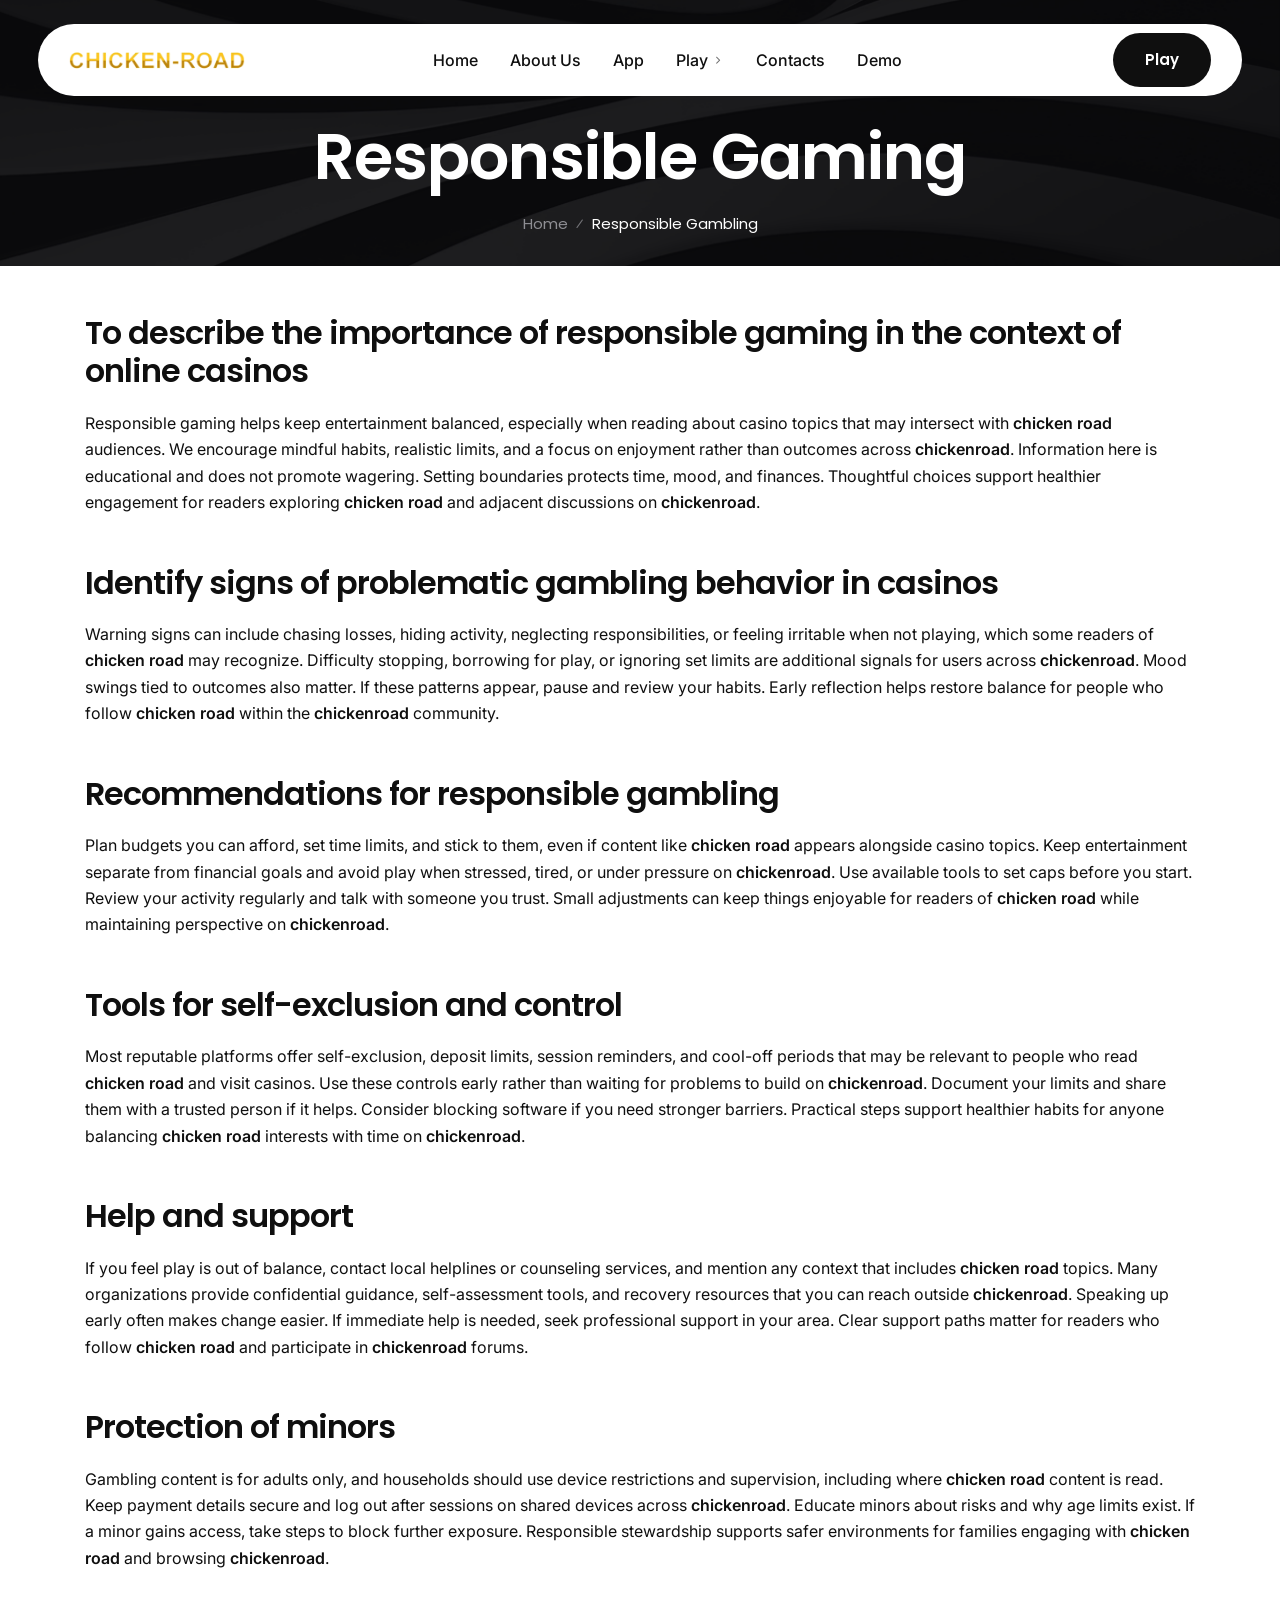
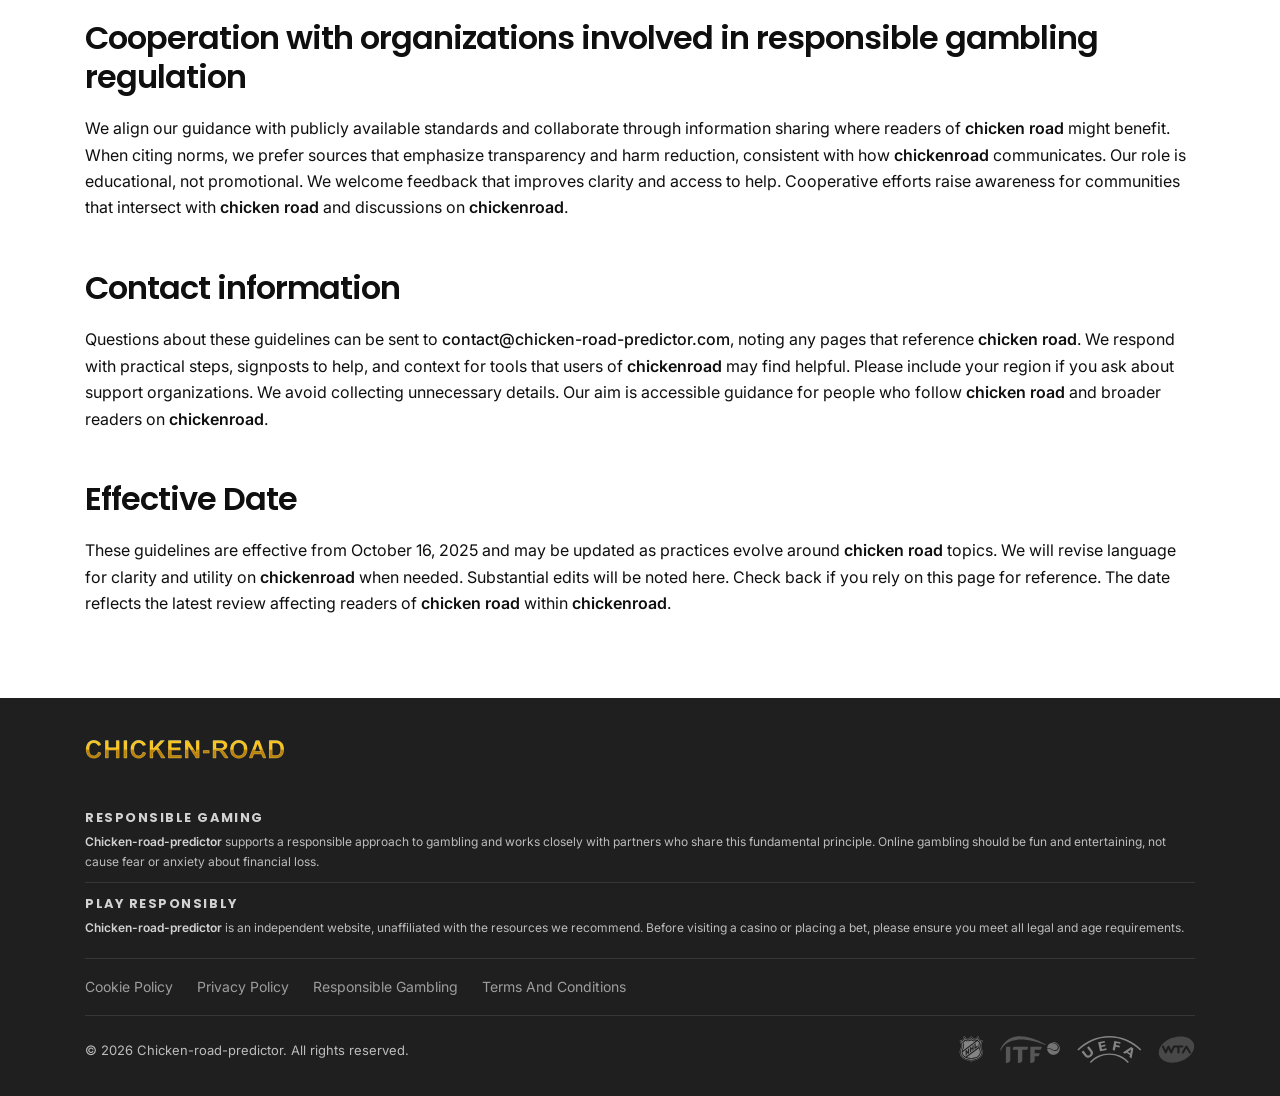
<file: responsible-gambling/index.html>
<!DOCTYPE html><html lang="en-in" data-theme="five"><head><meta charset="utf-8">
  <meta http-equiv="X-UA-Compatible" content="IE=edge">
  <meta name="viewport" content="width=device-width, initial-scale=1"><meta name="keywords" content="chicken road, chickenroad"><meta name="description" content="chicken road Practical guidance, tools, and contacts for safer online play, ensuring a responsible and enjoyable experience for all users.">

  <link rel="canonical" href="https://chicken-road-predictor.com/responsible-gambling/">

  <meta property="og:type" content="website">
  <meta property="og:url" content="https://chicken-road-predictor.com/responsible-gambling/">
  <meta property="og:title" content="chicken road Responsible Gaming Guidelines for Safer Online Play">
  <meta property="og:description" content="chicken road Practical guidance, tools, and contacts for safer online play, ensuring a responsible and enjoyable experience for all users."><meta property="og:image" content="https://chicken-road-predictor.com/visuals/logo.c114f5ea36.png"><meta property="twitter:card" content="summary_large_image">
  <meta property="twitter:url" content="https://chicken-road-predictor.com/responsible-gambling/">
  <meta property="twitter:title" content="chicken road Responsible Gaming Guidelines for Safer Online Play">
  <meta property="twitter:description" content="chicken road Practical guidance, tools, and contacts for safer online play, ensuring a responsible and enjoyable experience for all users."><meta property="twitter:image" content="https://chicken-road-predictor.com/visuals/logo.c114f5ea36.png"><title>chicken road Responsible Gaming Guidelines for Safer Online Play</title><link rel="shortcut icon" type="image/png" href="/visuals/favicon-32x32.b5c2bf89c3.png"><meta name="robots" content="index, follow">

  
  <link rel="preconnect" href="https://fonts.googleapis.com">
  <link rel="preconnect" href="https://fonts.gstatic.com" crossorigin="">
  <link href="https://fonts.googleapis.com/css2?family=Inter:wght@300;400;500;600&amp;family=Poppins:wght@400;500;600;700;800&amp;display=swap" rel="stylesheet">

  
  <link href="/stylepack/bootstrap.min.3bfefcea.css" rel="stylesheet">

  
  <link href="/stylepack/tabler-icons.min.72e4b4d2.css" rel="stylesheet">

  
  <link href="/stylepack/startix-compiled.bd291d92.css" rel="stylesheet">

  
  <link href="/stylepack/startix-fixes.638b0f1a.css" rel="stylesheet"><script type="application/ld+json">
{
  "@context": "https://schema.org",
  "@graph": [
    {
      "@type": "WebSite",
      "@id": "https:\/\/chicken-road-predictor.com\/#website",
      "url": "https:\/\/chicken-road-predictor.com\/",
      "name": "Chicken-road-predictor",
      "potentialAction": {
        "@type": "SearchAction",
        "target": "https:\/\/chicken-road-predictor.com\/search?q={search_term_string}",
        "query-input": "required name=search_term_string"
      },
      "publisher": {
         "@id": "https:\/\/chicken-road-predictor.com\/#organization"
      },
      "inLanguage": "en-IN"
    },
    {
      "@type": "Organization",
      "@id": "https:\/\/chicken-road-predictor.com\/#organization",
      "name": "Chicken-road-predictor",
      "url": "https:\/\/chicken-road-predictor.com\/",
      "logo": {
        "@type": "ImageObject",
        "url": "https:\/\/chicken-road-predictor.com\/images\/logo.png"

      }},{
      "@type": "BreadcrumbList",
      "@id": "https:\/\/chicken-road-predictor.com\/responsible-gambling\/#breadcrumb",
      "itemListElement": [{
          "@type": "ListItem",
          "position":  1 ,
          "name": "Home",
          "item": "https:\/\/chicken-road-predictor.com\/"
        },
            {
              "@type": "ListItem",
              "position":  2 ,
              "name": "Chicken Road Crash Game: Modes, RTP 98%, Jackpot \u0026 Mobile",
              "item": "https:\/\/chicken-road-predictor.com\/"
            },
        {
          "@type": "ListItem",
          "position":  3 ,
          "name": "chicken road Responsible Gaming Guidelines for Safer Online Play"
        }
      ]
    },{"@type": "WebPage",
      "@id": "https:\/\/chicken-road-predictor.com\/responsible-gambling\/",
      "url": "https:\/\/chicken-road-predictor.com\/responsible-gambling\/",
      "name": "chicken road Responsible Gaming Guidelines for Safer Online Play",
      "description": "chicken road Practical guidance, tools, and contacts for safer online play, ensuring a responsible and enjoyable experience for all users.",
      "inLanguage": "en-IN","datePublished": "2026-08-01T00:00:00Z",
      "dateModified": "2026-06-01T22:14:03\u002b00:00",
      "isPartOf": {
        "@id": "https:\/\/chicken-road-predictor.com\/#website"
      },"breadcrumb": {
         "@id": "https:\/\/chicken-road-predictor.com\/responsible-gambling\/#breadcrumb"
       }}]
}
</script><meta name="generator" content="Hugo 0.148.2"></head>
<body>
  
  <div class="page-wrapper_5c7bb8c1851837d8">
<header class="header-section style-three_3fe41460c78da8aa" id="header" aria-label="Main header">
  
  <nav class="navbar navbar-expand-xl_8aed0ae523b8af78">

    
    <a class="navbar-brand_5ae0578736f5d493" href="/" title="Chicken-road-predictor" aria-label="Chicken-road-predictor">
      <img src="/visuals/logo.c114f5ea36.png" alt="Chicken-road-predictor" title="Chicken-road-predictor" class="w-auto_74a98a52a7b452ca h-auto_3a431f819178b475">
    </a>

    
    <div class="navbar-mobile-end_fc071526d60ee2bb d-flex_a0130375ff34d71f align-items-center_b0f294c24d005619 gap-3_5cbdf3dd4ea8a3a1 ms-auto_cc5d6035d0261f1d d-xl-none_5b4da4baa89acdef"><a href="/play/" id="PlayButton" class="theme-btn_3b5527bdf7ce9922" title="Play" rel="noopener noreferrer nofollow">Play</a>
<button class="navbar-toggler" type="button" aria-expanded="false" aria-label="Toggle navigation">
        <i class="ti ti-chevron-right startix-dd-arrow"></i>
      </button>
    </div>

    
    <div class="collapse navbar-collapse_8da448488306c126" id="startixNav">
      <ul class="navbar-nav mx-auto_96750e934f060f15"><li class="startix-dd">
          <a href="/" title="Home">Home</a>
        </li><li class="startix-dd">
          <a href="/meet-us/" title="About Us">About Us</a>
        </li><li class="startix-dd">
          <a href="/app/" title="App">App</a>
        </li><li class="startix-dd">
          <a href="#" title="Play">
            Play
            <i class="ti ti-chevron-right startix-dd-arrow"></i>
          </a>
          <ul class="startix-dd-menu"><li><a href="/1xbet/" title="1Xbet">1Xbet</a></li><li><a href="/4rabet/" title="4Rabet">4Rabet</a></li><li><a href="/valor/" title="Valor">Valor</a></li></ul>
        </li><li class="startix-dd">
          <a href="/contact-info/" title="Contacts">Contacts</a>
        </li><li class="startix-dd">
          <a href="/demo/" title="Demo">Demo</a>
        </li></ul>
    </div>

    
    <div class="header-navigation_32572d8aa5ced100 d-none_4541d001d66d28a3 d-xl-flex_09776f1107ea3057 align-items-center_b0f294c24d005619"><a href="/play/" id="PlayButton" class="theme-btn_3b5527bdf7ce9922" title="Play" rel="noopener noreferrer nofollow">Play</a>
</div>

  </nav>
</header>

<section class="page-banner_d1a13cfecc55311f jarallax" aria-label="Page title">
  <div class="jarallax-img" style="background-image: url(/visuals/hero-bg.0852c31cda.png);"></div>
  <div class="container"><div class="page-banner-content_772df75a7581d413 page-banner-inner_47fc0c1f78db2b49">
      <h1>Responsible Gaming</h1>
      <ul class="page-banner-crumbs_00783f8bc7102abf list-unstyled_278eb699c9adcdac">
        <li><a href="/">Home</a></li>
        <li>Responsible Gambling</li>
      </ul>
    </div></div>
</section>
<section class="wpo-service-single-section section-padding_77744b78ead4d589">
  <div class="container">
    <div class="row_f75b3eec46a81fa2">
      <div class="col_d33a595d1e3d0fa6 col-12_ace120c6860405f7">
        <article class="hp-content">
<h2 id="to-describe-the-importance-of-responsible-gaming-in-the-context-of-online-casinos">To describe the importance of responsible gaming in the context of online casinos</h2>
<p>Responsible gaming helps keep entertainment balanced, especially when
reading about casino topics that may intersect with <strong>chicken road</strong>
audiences. We encourage mindful habits, realistic limits, and a focus on
enjoyment rather than outcomes across <strong>chickenroad</strong>. Information here
is educational and does not promote wagering. Setting boundaries
protects time, mood, and finances. Thoughtful choices support healthier
engagement for readers exploring <strong>chicken road</strong> and adjacent
discussions on <strong>chickenroad</strong>.</p>
<h2 id="identify-signs-of-problematic-gambling-behavior-in-casinos">Identify signs of problematic gambling behavior in casinos</h2>
<p>Warning signs can include chasing losses, hiding activity, neglecting
responsibilities, or feeling irritable when not playing, which some
readers of <strong>chicken road</strong> may recognize. Difficulty stopping,
borrowing for play, or ignoring set limits are additional signals for
users across <strong>chickenroad</strong>. Mood swings tied to outcomes also matter.
If these patterns appear, pause and review your habits. Early reflection
helps restore balance for people who follow <strong>chicken road</strong> within the
<strong>chickenroad</strong> community.</p>
<h2 id="recommendations-for-responsible-gambling">Recommendations for responsible gambling</h2>
<p>Plan budgets you can afford, set time limits, and stick to them, even if
content like <strong>chicken road</strong> appears alongside casino topics. Keep
entertainment separate from financial goals and avoid play when
stressed, tired, or under pressure on <strong>chickenroad</strong>. Use available
tools to set caps before you start. Review your activity regularly and
talk with someone you trust. Small adjustments can keep things enjoyable
for readers of <strong>chicken road</strong> while maintaining perspective on
<strong>chickenroad</strong>.</p>
<h2 id="tools-for-self-exclusion-and-control">Tools for self-exclusion and control</h2>
<p>Most reputable platforms offer self-exclusion, deposit limits, session
reminders, and cool-off periods that may be relevant to people who read
<strong>chicken road</strong> and visit casinos. Use these controls early rather than
waiting for problems to build on <strong>chickenroad</strong>. Document your limits
and share them with a trusted person if it helps. Consider blocking
software if you need stronger barriers. Practical steps support
healthier habits for anyone balancing <strong>chicken road</strong> interests with
time on <strong>chickenroad</strong>.</p>
<h2 id="help-and-support">Help and support</h2>
<p>If you feel play is out of balance, contact local helplines or
counseling services, and mention any context that includes <strong>chicken
road</strong> topics. Many organizations provide confidential guidance,
self-assessment tools, and recovery resources that you can reach outside
<strong>chickenroad</strong>. Speaking up early often makes change easier. If
immediate help is needed, seek professional support in your area. Clear
support paths matter for readers who follow <strong>chicken road</strong> and
participate in <strong>chickenroad</strong> forums.</p>
<h2 id="protection-of-minors">Protection of minors</h2>
<p>Gambling content is for adults only, and households should use device
restrictions and supervision, including where <strong>chicken road</strong> content
is read. Keep payment details secure and log out after sessions on
shared devices across <strong>chickenroad</strong>. Educate minors about risks and
why age limits exist. If a minor gains access, take steps to block
further exposure. Responsible stewardship supports safer environments
for families engaging with <strong>chicken road</strong> and browsing
<strong>chickenroad</strong>.</p>
<h2 id="cooperation-with-organizations-involved-in-responsible-gambling-regulation">Cooperation with organizations involved in responsible gambling regulation</h2>
<p>We align our guidance with publicly available standards and collaborate
through information sharing where readers of <strong>chicken road</strong> might
benefit. When citing norms, we prefer sources that emphasize
transparency and harm reduction, consistent with how <strong>chickenroad</strong>
communicates. Our role is educational, not promotional. We welcome
feedback that improves clarity and access to help. Cooperative efforts
raise awareness for communities that intersect with <strong>chicken road</strong> and
discussions on <strong>chickenroad</strong>.</p>
<h2 id="contact-information">Contact information</h2>
<p>Questions about these guidelines can be sent to
<!-- raw HTML omitted --><a href="mailto:contact@chicken-road-predictor.com">contact@chicken-road-predictor.com</a><!-- raw HTML omitted -->, noting any pages that
reference <strong>chicken road</strong>. We respond with practical steps, signposts
to help, and context for tools that users of <strong>chickenroad</strong> may find
helpful. Please include your region if you ask about support
organizations. We avoid collecting unnecessary details. Our aim is
accessible guidance for people who follow <strong>chicken road</strong> and broader
readers on <strong>chickenroad</strong>.</p>
<h2 id="effective-date">Effective Date</h2>
<p>These guidelines are effective from October 16, 2025 and may be updated
as practices evolve around <strong>chicken road</strong> topics. We will revise
language for clarity and utility on <strong>chickenroad</strong> when needed.
Substantial edits will be noted here. Check back if you rely on this
page for reference. The date reflects the latest review affecting
readers of <strong>chicken road</strong> within <strong>chickenroad</strong>.</p>
</article>
      </div>
    </div>
  </div>
</section>

<footer class="footer-section_c96f66e483be6b19 footer-dark_4b8441b530d6969c">

  <div class="container footer-layout_c256302f65396353">

    
    <div class="footer-row-logo_a0a05d7a04df12aa"><a href="/" title="Chicken-road-predictor" class="d-inline-block_e6a6f6a95b39cd0e">
  <img src="/visuals/logo.c114f5ea36.png" alt="Chicken-road-predictor" title="Chicken-road-predictor" height="30">
</a>
</div>

    
    <div class="footer-row-disclaimers_4b9f14b87f7b32ea"><div class="footer-disclaimer_3909937c0e73b5c9">
        <p class="footer-disclaimer-label_7ca46dd947fc4081">RESPONSIBLE GAMING</p>
        <p class="footer-disclaimer-text_34b1576f9762130c"><strong>Chicken-road-predictor</strong> supports a responsible approach to gambling and works closely with partners who share this fundamental principle. Online gambling should be fun and entertaining, not cause fear or anxiety about financial loss.</p>
      </div><div class="footer-disclaimer_3909937c0e73b5c9">
        <p class="footer-disclaimer-label_7ca46dd947fc4081">PLAY RESPONSIBLY</p>
        <p class="footer-disclaimer-text_34b1576f9762130c"><strong>Chicken-road-predictor</strong> is an independent website, unaffiliated with the resources we recommend. Before visiting a casino or placing a bet, please ensure you meet all legal and age requirements.</p>
      </div></div>

    <div class="footer-row-nav_7b0d1cacb02906ec">
      <ul class="footer-nav-links_faa63ef283f4d896"><li><a href="/cookie-policy/">Cookie Policy</a></li><li><a href="/privacy-policy/">Privacy Policy</a></li><li><a href="/responsible-gambling/">Responsible Gambling</a></li><li><a href="/terms-and-conditions/">Terms And Conditions</a></li></ul>
    </div>
    <div class="footer-row-bottom_43ef507bd9604477">
      <p class="footer-copyright_f698370f2737ffad mb-0_1f771bc1e7b278e5">© 2026 Chicken-road-predictor. All rights reserved.
      </p>
      <div class="footer-trust-logos_e0dd37e74a89d7e3"><ul class="list-inline_a0dee58922ba61e9 mb-0_1f771bc1e7b278e5 d-flex_a0130375ff34d71f flex-wrap_a5ab8d25ee999420 align-items-center_b0f294c24d005619 gap-3_5cbdf3dd4ea8a3a1"><li class="list-inline-item_febd6d04ca3a914d">
      <img src="/visuals/casino-logos_e4f2c6b176/nhl.2dbab1beef.svg" alt="Chicken-road-predictor" title="Chicken-road-predictor" loading="lazy" height="28" style="height:28px;width:auto;">
    </li><li class="list-inline-item_febd6d04ca3a914d">
      <img src="/visuals/casino-logos_e4f2c6b176/itf.e2b8472ef4.svg" alt="Chicken-road-predictor" title="Chicken-road-predictor" loading="lazy" height="28" style="height:28px;width:auto;">
    </li><li class="list-inline-item_febd6d04ca3a914d">
      <img src="/visuals/casino-logos_e4f2c6b176/uefa.35ab583011.svg" alt="Chicken-road-predictor" title="Chicken-road-predictor" loading="lazy" height="28" style="height:28px;width:auto;">
    </li><li class="list-inline-item_febd6d04ca3a914d">
      <img src="/visuals/casino-logos_e4f2c6b176/wta.9aa23af5f6.svg" alt="Chicken-road-predictor" title="Chicken-road-predictor" loading="lazy" height="28" style="height:28px;width:auto;">
    </li></ul></div>
    </div>
  </div>

</footer>

</div>
  

  
  <script src="/bundleJS/jquery.min.ca4dd678.js"></script>
  <script src="/bundleJS/bootstrap.bundle.min.96821ecf.js"></script>
  <script src="/bundleJS/modernizr.custom.6324688b.js"></script>
  <script src="/bundleJS/jquery-plugin-collection.fc1ea994.js"></script>
  <script src="/bundleJS/script.697173a6.js"></script><script src="/app.eb832fd2dec5909038d12e22199421473439a672087e7b41044238248e5d27ac.js" integrity="sha384-kXdpxnScaUZfavoe+/ISN4eRZc5+fVwCJBKRxeT2ZiORlm5v10IHQdyxRlYZ+/g6" defer=""></script><script>
  (function () {
     
    var header = document.querySelector('.header-section');
    if (!header) return;

    function handleScroll() {
      header.classList.toggle('sticky-on', window.scrollY > 80);
    }
    window.addEventListener('scroll', handleScroll, { passive: true });
    handleScroll();

     
    var navCollapse = document.getElementById('startixNav');
    var toggler = document.querySelector('.navbar-toggler');

    if (navCollapse && toggler) {
      
      navCollapse.classList.remove('collapse');

      var menuOpen = false;

      function openMenu() {
        menuOpen = true;
        header.classList.add('mobile-menu-open');
        toggler.setAttribute('aria-expanded', 'true');

        
        navCollapse.classList.add('show');

        
        navCollapse.style.transition = 'none';
        navCollapse.style.overflowY = 'hidden';
        navCollapse.style.maxHeight = 'none';
        var fullHeight = navCollapse.scrollHeight;
        navCollapse.style.maxHeight = '0';
        navCollapse.offsetHeight; 
        navCollapse.style.transition = '';
        navCollapse.style.maxHeight = fullHeight + 'px';

        
        var onEnd = function () {
          navCollapse.removeEventListener('transitionend', onEnd);
          if (menuOpen) navCollapse.style.overflowY = 'auto';
        };
        navCollapse.addEventListener('transitionend', onEnd);
      }

      function closeMenu() {
        menuOpen = false;
        toggler.setAttribute('aria-expanded', 'false');
        
        navCollapse.style.overflowY = 'hidden';
        navCollapse.style.maxHeight = '0';
        
        var onEnd = function () {
          navCollapse.removeEventListener('transitionend', onEnd);
          navCollapse.classList.remove('show'); 
          header.classList.remove('mobile-menu-open');
          navCollapse.style.overflowY = '';
        };
        navCollapse.addEventListener('transitionend', onEnd);
      }

      
      var overlay = document.createElement('div');
      overlay.id = 'startix-nav-overlay';
      overlay.style.cssText = 'display:none;position:fixed;inset:0;z-index:9998;';
      document.body.appendChild(overlay);
      overlay.addEventListener('click', function () { closeMenu(); });

      
      var _baseOpen = openMenu, _baseClose = closeMenu;
      openMenu = function () { _baseOpen(); overlay.style.display = 'block'; };
      closeMenu = function () { overlay.style.display = 'none'; _baseClose(); };

      toggler.addEventListener('click', function () {
        if (menuOpen) { closeMenu(); } else { openMenu(); }
      });

      

      
      window.addEventListener('resize', function () {
        if (window.innerWidth >= 1200) {
          overlay.style.display = 'none';
          navCollapse.style.maxHeight = '';
          navCollapse.style.transition = '';
          navCollapse.classList.remove('show');
          header.classList.remove('mobile-menu-open');
          menuOpen = false;
          toggler.setAttribute('aria-expanded', 'false');
        }
      });
    }

     
    
    
    function initMobileSubmenus() {
      if (window.innerWidth >= 1200) return;
      document.querySelectorAll('.startix-dd-menu').forEach(function (menu) {
        menu.style.maxHeight = '0';
      });
      document.querySelectorAll('.startix-dd').forEach(function (li) {
        li.classList.remove('dd-open');
      });
    }

    
    
    
    function adjustAncestors(el, delta) {
      var node = el.parentElement;
      while (node) {
        if (node.classList && node.classList.contains('startix-dd-menu')) {
          var cur = parseFloat(node.style.maxHeight) || 0;
          node.style.maxHeight = (cur + delta) + 'px';
        }
        node = node.parentElement;
      }
      
      if (menuOpen && navCollapse) {
        var cur = parseFloat(navCollapse.style.maxHeight) || 0;
        navCollapse.style.maxHeight = (cur + delta) + 'px';
      }
    }

    
    document.querySelectorAll('.startix-dd > a').forEach(function (link) {
      var li = link.closest('.startix-dd');
      var menu = li.querySelector(':scope > .startix-dd-menu');
      if (!menu) return; 
      link.addEventListener('click', function (e) {
        if (window.innerWidth >= 1200) return; 
        e.preventDefault();
        e.stopPropagation();
        var isOpen = li.classList.contains('dd-open');

        
        li.parentElement.querySelectorAll(':scope > .startix-dd').forEach(function (sib) {
          if (sib === li) return;
          if (!sib.classList.contains('dd-open')) return;
          sib.classList.remove('dd-open');
          sib.querySelectorAll('.startix-dd-menu').forEach(function (m) {
            var h = parseFloat(m.style.maxHeight) || 0;
            if (h > 0) adjustAncestors(m, -h);
            m.style.maxHeight = '0';
            m.closest('.startix-dd') && m.closest('.startix-dd').classList.remove('dd-open');
          });
        });

        if (isOpen) {
          
          var currentH = parseFloat(menu.style.maxHeight) || 0;
          adjustAncestors(menu, -currentH);
          
          menu.querySelectorAll('.startix-dd-menu').forEach(function (nested) {
            nested.style.maxHeight = '0';
            nested.closest('.startix-dd') && nested.closest('.startix-dd').classList.remove('dd-open');
          });
          li.classList.remove('dd-open');
          menu.style.maxHeight = '0';
        } else {
          
          
          menu.style.transition = 'none';
          menu.style.maxHeight = 'none';
          var targetH = menu.scrollHeight;
          menu.style.maxHeight = '0';
          menu.offsetHeight; 
          menu.style.transition = 'max-height 0.3s ease';

          li.classList.add('dd-open');
          menu.style.maxHeight = targetH + 'px';
          
          adjustAncestors(menu, targetH);
        }
      });
    });

    
    window.addEventListener('resize', function () {
      if (window.innerWidth >= 1200) {
        document.querySelectorAll('.startix-dd-menu').forEach(function (menu) {
          menu.style.maxHeight = '';
          menu.style.overflow = '';
          menu.style.transition = '';
          menu.style.display = '';
        });
        document.querySelectorAll('.startix-dd').forEach(function (li) {
          li.classList.remove('dd-open');
        });
      } else {
        initMobileSubmenus();
      }
    });

    initMobileSubmenus();

     
    var parallaxSections = document.querySelectorAll('.jarallax');
    if (parallaxSections.length && window.innerWidth > 768) {
      var speed = 0.4; 

      function applyParallax() {
        var scrollY = window.scrollY;
        parallaxSections.forEach(function (section) {
          var rect = section.getBoundingClientRect();
          var sectionTop = rect.top + scrollY;
          var viewportH = window.innerHeight;
          var sectionH = section.offsetHeight;
          
          var extra = Math.round(viewportH * speed);
          var img = section.querySelector('.jarallax-img');
          if (!img) return;
          
          if (!img.dataset.ready) {
            img.style.width = '100%';
            img.style.height = (sectionH + extra * 2) + 'px';
            img.style.top = -extra + 'px';
            img.dataset.ready = '1';
          }
          
          var relScroll = scrollY - sectionTop + viewportH;
          var translateY = -(relScroll * speed - extra);
          img.style.transform = 'translate3d(0,' + translateY + 'px,0)';
        });
      }

      
      parallaxSections.forEach(function (section) {
        var img = section.querySelector('.jarallax-img');
        if (img) {
          var extra = Math.round(window.innerHeight * speed);
          img.style.width = '100%';
          img.style.height = (section.offsetHeight + extra * 2) + 'px';
          img.style.top = -extra + 'px';
          img.dataset.ready = '1';
        }
      });

      window.addEventListener('scroll', applyParallax, { passive: true });
      applyParallax();

      window.addEventListener('resize', function () {
        parallaxSections.forEach(function (s) {
          var img = s.querySelector('.jarallax-img');
          if (img) delete img.dataset.ready;
        });
        applyParallax();
      });
    }
  })();
  </script>


</body></html>
</file>
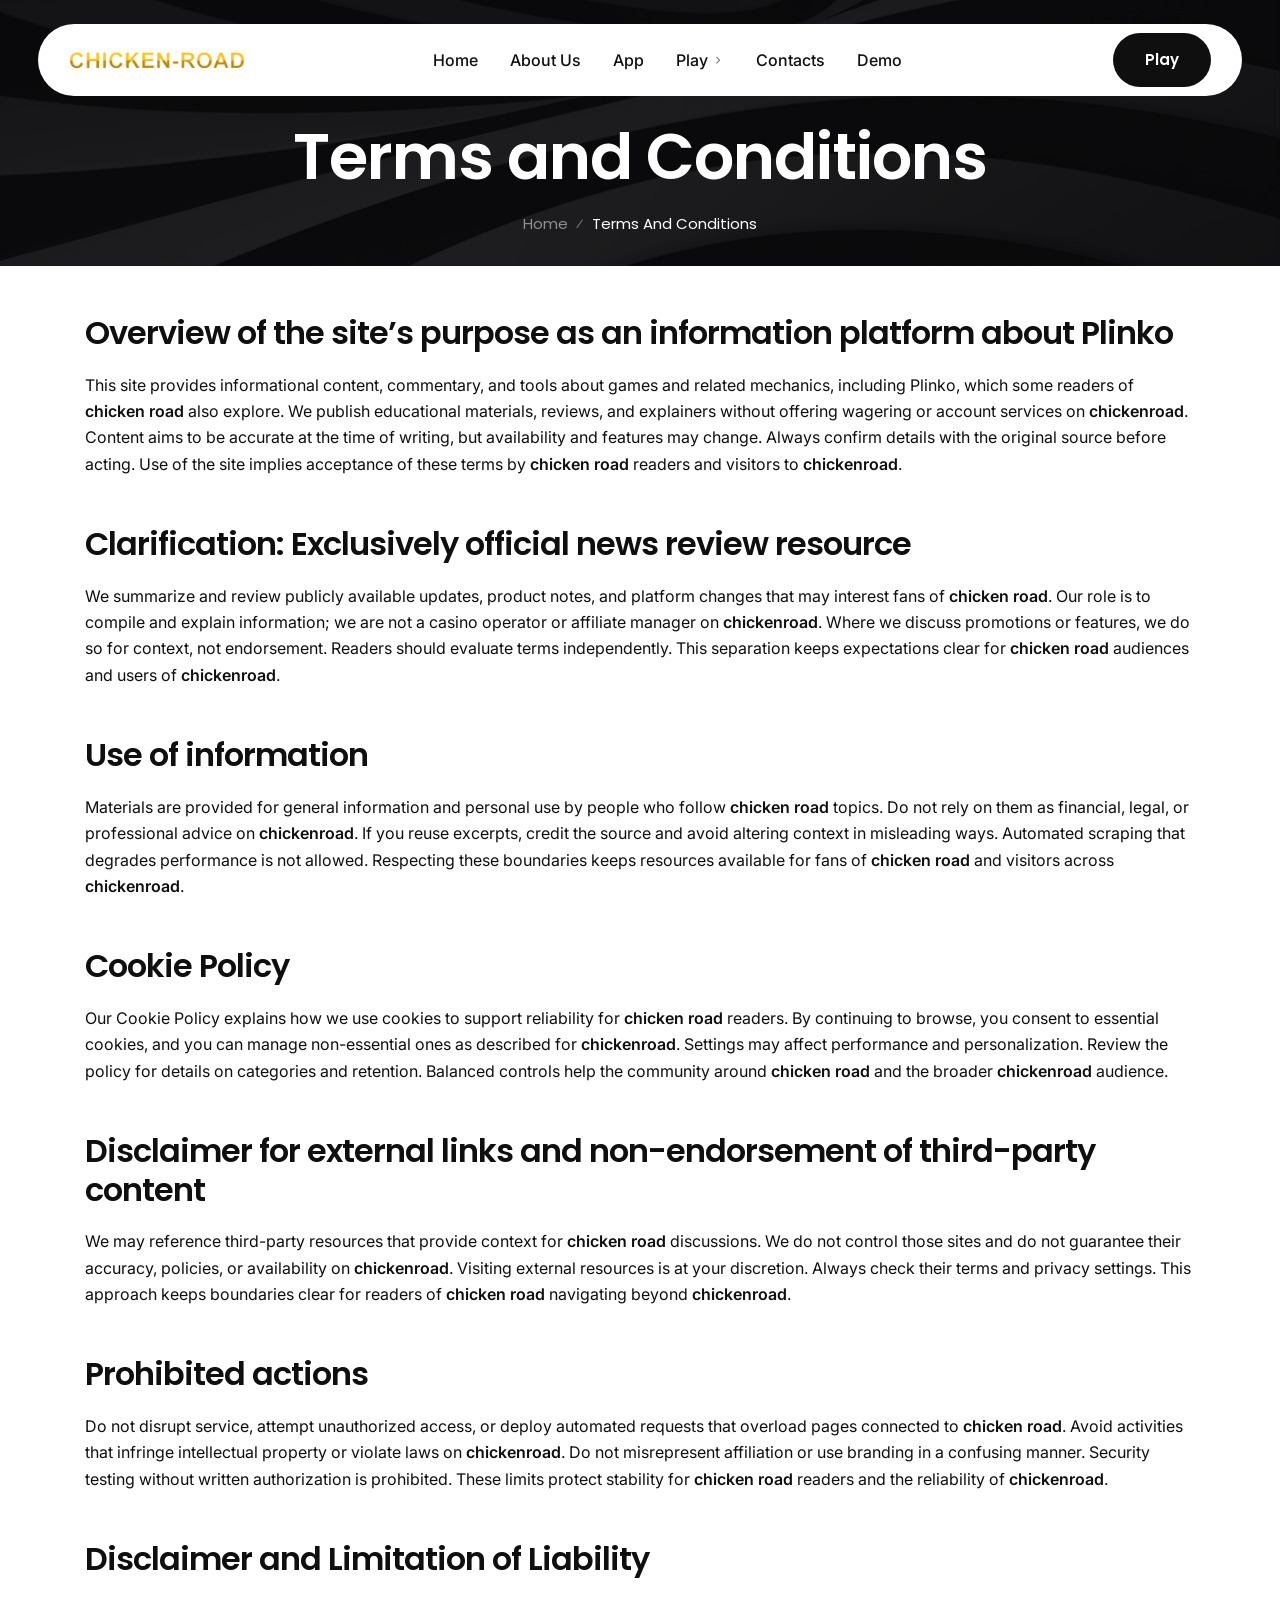
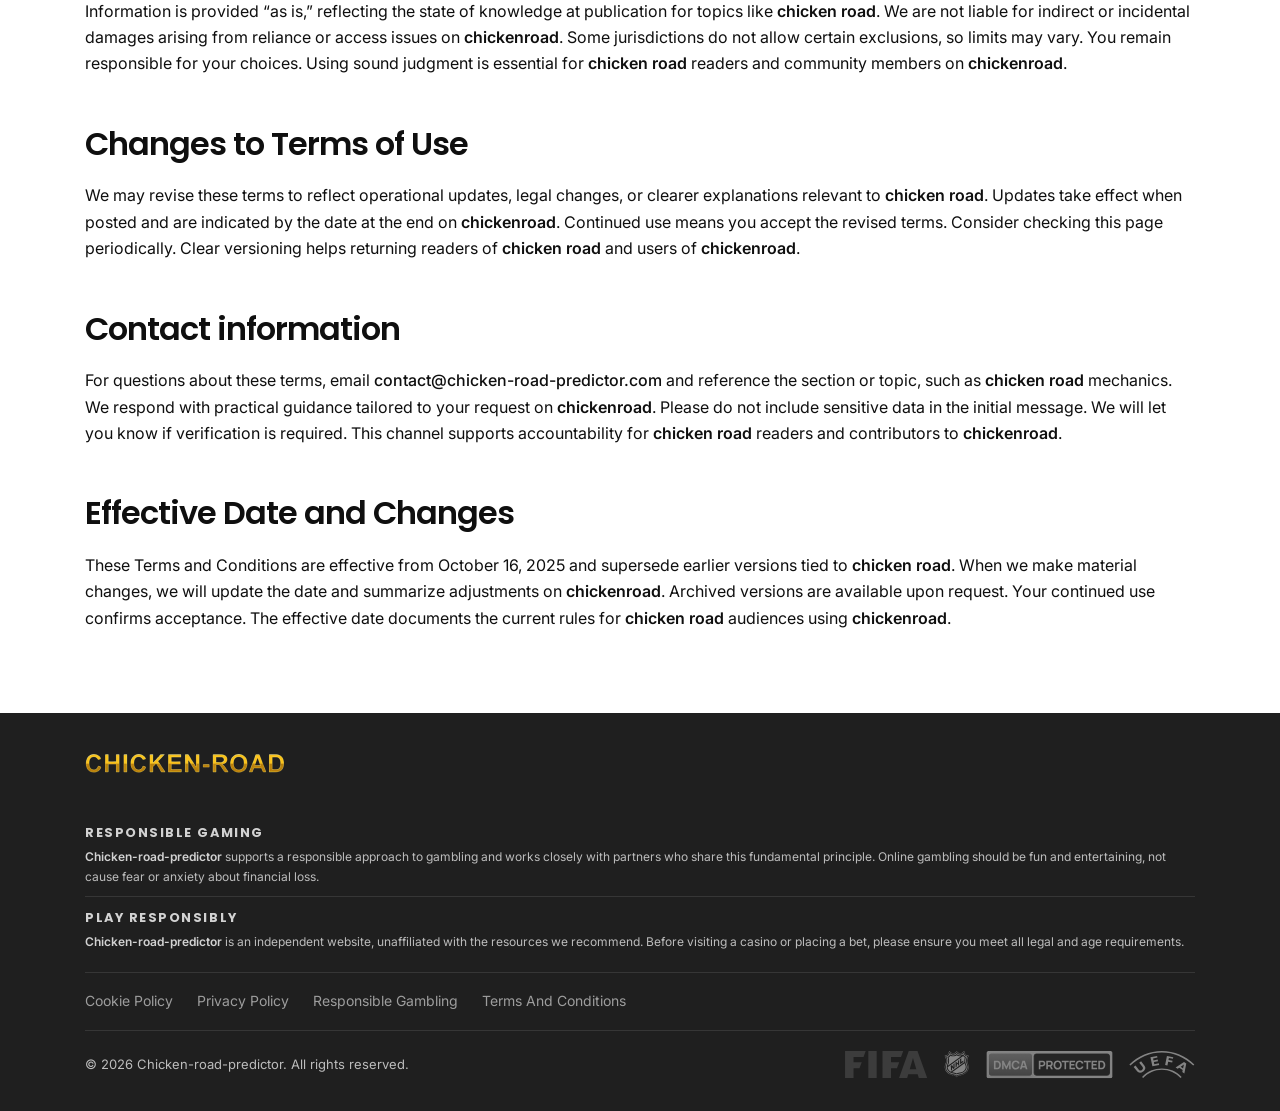
<file: terms-and-conditions/index.html>
<!DOCTYPE html><html lang="en-in" data-theme="five"><head><meta charset="utf-8">
  <meta http-equiv="X-UA-Compatible" content="IE=edge">
  <meta name="viewport" content="width=device-width, initial-scale=1"><meta name="keywords" content="chicken road, chickenroad"><meta name="description" content="chicken road Terms and Conditions: Discover the official rules and policies governing the use of our comprehensive information site and all related pages.">

  <link rel="canonical" href="https://chicken-road-predictor.com/terms-and-conditions/">

  <meta property="og:type" content="website">
  <meta property="og:url" content="https://chicken-road-predictor.com/terms-and-conditions/">
  <meta property="og:title" content="chicken road Terms and Conditions: Our Official Rules &amp; Policies">
  <meta property="og:description" content="chicken road Terms and Conditions: Discover the official rules and policies governing the use of our comprehensive information site and all related pages."><meta property="og:image" content="https://chicken-road-predictor.com/visuals/logo.c114f5ea36.png"><meta property="twitter:card" content="summary_large_image">
  <meta property="twitter:url" content="https://chicken-road-predictor.com/terms-and-conditions/">
  <meta property="twitter:title" content="chicken road Terms and Conditions: Our Official Rules &amp; Policies">
  <meta property="twitter:description" content="chicken road Terms and Conditions: Discover the official rules and policies governing the use of our comprehensive information site and all related pages."><meta property="twitter:image" content="https://chicken-road-predictor.com/visuals/logo.c114f5ea36.png"><title>chicken road Terms and Conditions: Our Official Rules &amp; Policies</title><link rel="shortcut icon" type="image/png" href="/visuals/favicon-32x32.b5c2bf89c3.png"><meta name="robots" content="index, follow">

  
  <link rel="preconnect" href="https://fonts.googleapis.com">
  <link rel="preconnect" href="https://fonts.gstatic.com" crossorigin="">
  <link href="https://fonts.googleapis.com/css2?family=Inter:wght@300;400;500;600&amp;family=Poppins:wght@400;500;600;700;800&amp;display=swap" rel="stylesheet">

  
  <link href="/stylepack/bootstrap.min.3bfefcea.css" rel="stylesheet">

  
  <link href="/stylepack/tabler-icons.min.72e4b4d2.css" rel="stylesheet">

  
  <link href="/stylepack/startix-compiled.bd291d92.css" rel="stylesheet">

  
  <link href="/stylepack/startix-fixes.638b0f1a.css" rel="stylesheet"><script type="application/ld+json">
{
  "@context": "https://schema.org",
  "@graph": [
    {
      "@type": "WebSite",
      "@id": "https:\/\/chicken-road-predictor.com\/#website",
      "url": "https:\/\/chicken-road-predictor.com\/",
      "name": "Chicken-road-predictor",
      "potentialAction": {
        "@type": "SearchAction",
        "target": "https:\/\/chicken-road-predictor.com\/search?q={search_term_string}",
        "query-input": "required name=search_term_string"
      },
      "publisher": {
         "@id": "https:\/\/chicken-road-predictor.com\/#organization"
      },
      "inLanguage": "en-IN"
    },
    {
      "@type": "Organization",
      "@id": "https:\/\/chicken-road-predictor.com\/#organization",
      "name": "Chicken-road-predictor",
      "url": "https:\/\/chicken-road-predictor.com\/",
      "logo": {
        "@type": "ImageObject",
        "url": "https:\/\/chicken-road-predictor.com\/images\/logo.png"

      }},{
      "@type": "BreadcrumbList",
      "@id": "https:\/\/chicken-road-predictor.com\/terms-and-conditions\/#breadcrumb",
      "itemListElement": [{
          "@type": "ListItem",
          "position":  1 ,
          "name": "Home",
          "item": "https:\/\/chicken-road-predictor.com\/"
        },
            {
              "@type": "ListItem",
              "position":  2 ,
              "name": "Chicken Road Crash Game: Modes, RTP 98%, Jackpot \u0026 Mobile",
              "item": "https:\/\/chicken-road-predictor.com\/"
            },
        {
          "@type": "ListItem",
          "position":  3 ,
          "name": "chicken road Terms and Conditions: Our Official Rules \u0026 Policies"
        }
      ]
    },{"@type": "WebPage",
      "@id": "https:\/\/chicken-road-predictor.com\/terms-and-conditions\/",
      "url": "https:\/\/chicken-road-predictor.com\/terms-and-conditions\/",
      "name": "chicken road Terms and Conditions: Our Official Rules \u0026 Policies",
      "description": "chicken road Terms and Conditions: Discover the official rules and policies governing the use of our comprehensive information site and all related pages.",
      "inLanguage": "en-IN","datePublished": "2026-08-04T00:00:00Z",
      "dateModified": "2026-06-17T07:02:30\u002b00:00",
      "isPartOf": {
        "@id": "https:\/\/chicken-road-predictor.com\/#website"
      },"breadcrumb": {
         "@id": "https:\/\/chicken-road-predictor.com\/terms-and-conditions\/#breadcrumb"
       }}]
}
</script><meta name="generator" content="Hugo 0.148.2"></head>
<body>
  
  <div class="page-wrapper_5c7bb8c1851837d8">
<header class="header-section style-three_3fe41460c78da8aa" id="header" aria-label="Main header">
  
  <nav class="navbar navbar-expand-xl_8aed0ae523b8af78">

    
    <a class="navbar-brand_5ae0578736f5d493" href="/" title="Chicken-road-predictor" aria-label="Chicken-road-predictor">
      <img src="/visuals/logo.c114f5ea36.png" alt="Chicken-road-predictor" title="Chicken-road-predictor" class="w-auto_74a98a52a7b452ca h-auto_3a431f819178b475">
    </a>

    
    <div class="navbar-mobile-end_fc071526d60ee2bb d-flex_a0130375ff34d71f align-items-center_b0f294c24d005619 gap-3_5cbdf3dd4ea8a3a1 ms-auto_cc5d6035d0261f1d d-xl-none_5b4da4baa89acdef"><a href="/play/" id="PlayButton" class="theme-btn_3b5527bdf7ce9922" title="Play" rel="noopener noreferrer nofollow">Play</a>
<button class="navbar-toggler" type="button" aria-expanded="false" aria-label="Toggle navigation">
        <i class="ti ti-chevron-right startix-dd-arrow"></i>
      </button>
    </div>

    
    <div class="collapse navbar-collapse_8da448488306c126" id="startixNav">
      <ul class="navbar-nav mx-auto_96750e934f060f15"><li class="startix-dd">
          <a href="/" title="Home">Home</a>
        </li><li class="startix-dd">
          <a href="/meet-us/" title="About Us">About Us</a>
        </li><li class="startix-dd">
          <a href="/app/" title="App">App</a>
        </li><li class="startix-dd">
          <a href="#" title="Play">
            Play
            <i class="ti ti-chevron-right startix-dd-arrow"></i>
          </a>
          <ul class="startix-dd-menu"><li><a href="/1xbet/" title="1Xbet">1Xbet</a></li><li><a href="/4rabet/" title="4Rabet">4Rabet</a></li><li><a href="/valor/" title="Valor">Valor</a></li></ul>
        </li><li class="startix-dd">
          <a href="/contact-info/" title="Contacts">Contacts</a>
        </li><li class="startix-dd">
          <a href="/demo/" title="Demo">Demo</a>
        </li></ul>
    </div>

    
    <div class="header-navigation_32572d8aa5ced100 d-none_4541d001d66d28a3 d-xl-flex_09776f1107ea3057 align-items-center_b0f294c24d005619"><a href="/play/" id="PlayButton" class="theme-btn_3b5527bdf7ce9922" title="Play" rel="noopener noreferrer nofollow">Play</a>
</div>

  </nav>
</header>

<section class="page-banner_d1a13cfecc55311f jarallax" aria-label="Page title">
  <div class="jarallax-img" style="background-image: url(/visuals/hero-bg.0852c31cda.png);"></div>
  <div class="container"><div class="page-banner-content_772df75a7581d413 page-banner-inner_47fc0c1f78db2b49">
      <h1>Terms and Conditions</h1>
      <ul class="page-banner-crumbs_00783f8bc7102abf list-unstyled_278eb699c9adcdac">
        <li><a href="/">Home</a></li>
        <li>Terms And Conditions</li>
      </ul>
    </div></div>
</section>
<section class="wpo-service-single-section section-padding_77744b78ead4d589">
  <div class="container">
    <div class="row_f75b3eec46a81fa2">
      <div class="col_d33a595d1e3d0fa6 col-12_ace120c6860405f7">
        <article class="hp-content">
<h2 id="overview-of-the-sites-purpose-as-an-information-platform-about-plinko">Overview of the site’s purpose as an information platform about Plinko</h2>
<p>This site provides informational content, commentary, and tools about
games and related mechanics, including Plinko, which some readers of
<strong>chicken road</strong> also explore. We publish educational materials,
reviews, and explainers without offering wagering or account services on
<strong>chickenroad</strong>. Content aims to be accurate at the time of writing, but
availability and features may change. Always confirm details with the
original source before acting. Use of the site implies acceptance of
these terms by <strong>chicken road</strong> readers and visitors to <strong>chickenroad</strong>.</p>
<h2 id="clarification-exclusively-official-news-review-resource">Clarification: Exclusively official news review resource</h2>
<p>We summarize and review publicly available updates, product notes, and
platform changes that may interest fans of <strong>chicken road</strong>. Our role is
to compile and explain information; we are not a casino operator or
affiliate manager on <strong>chickenroad</strong>. Where we discuss promotions or
features, we do so for context, not endorsement. Readers should evaluate
terms independently. This separation keeps expectations clear for
<strong>chicken road</strong> audiences and users of <strong>chickenroad</strong>.</p>
<h2 id="use-of-information">Use of information</h2>
<p>Materials are provided for general information and personal use by
people who follow <strong>chicken road</strong> topics. Do not rely on them as
financial, legal, or professional advice on <strong>chickenroad</strong>. If you
reuse excerpts, credit the source and avoid altering context in
misleading ways. Automated scraping that degrades performance is not
allowed. Respecting these boundaries keeps resources available for fans
of <strong>chicken road</strong> and visitors across <strong>chickenroad</strong>.</p>
<h2 id="cookie-policy">Cookie Policy</h2>
<p>Our Cookie Policy explains how we use cookies to support reliability for
<strong>chicken road</strong> readers. By continuing to browse, you consent to
essential cookies, and you can manage non-essential ones as described
for <strong>chickenroad</strong>. Settings may affect performance and
personalization. Review the policy for details on categories and
retention. Balanced controls help the community around <strong>chicken road</strong>
and the broader <strong>chickenroad</strong> audience.</p>
<h2 id="disclaimer-for-external-links-and-non-endorsement-of-third-party-content">Disclaimer for external links and non-endorsement of third-party content</h2>
<p>We may reference third-party resources that provide context for
<strong>chicken road</strong> discussions. We do not control those sites and do not
guarantee their accuracy, policies, or availability on <strong>chickenroad</strong>.
Visiting external resources is at your discretion. Always check their
terms and privacy settings. This approach keeps boundaries clear for
readers of <strong>chicken road</strong> navigating beyond <strong>chickenroad</strong>.</p>
<h2 id="prohibited-actions">Prohibited actions</h2>
<p>Do not disrupt service, attempt unauthorized access, or deploy automated
requests that overload pages connected to <strong>chicken road</strong>. Avoid
activities that infringe intellectual property or violate laws on
<strong>chickenroad</strong>. Do not misrepresent affiliation or use branding in a
confusing manner. Security testing without written authorization is
prohibited. These limits protect stability for <strong>chicken road</strong> readers
and the reliability of <strong>chickenroad</strong>.</p>
<h2 id="disclaimer-and-limitation-of-liability">Disclaimer and Limitation of Liability</h2>
<p>Information is provided “as is,” reflecting the state of knowledge at
publication for topics like <strong>chicken road</strong>. We are not liable for
indirect or incidental damages arising from reliance or access issues on
<strong>chickenroad</strong>. Some jurisdictions do not allow certain exclusions, so
limits may vary. You remain responsible for your choices. Using sound
judgment is essential for <strong>chicken road</strong> readers and community members
on <strong>chickenroad</strong>.</p>
<h2 id="changes-to-terms-of-use">Changes to Terms of Use</h2>
<p>We may revise these terms to reflect operational updates, legal changes,
or clearer explanations relevant to <strong>chicken road</strong>. Updates take
effect when posted and are indicated by the date at the end on
<strong>chickenroad</strong>. Continued use means you accept the revised terms.
Consider checking this page periodically. Clear versioning helps
returning readers of <strong>chicken road</strong> and users of <strong>chickenroad</strong>.</p>
<h2 id="contact-information">Contact information</h2>
<p>For questions about these terms, email
<!-- raw HTML omitted --><a href="mailto:contact@chicken-road-predictor.com">contact@chicken-road-predictor.com</a><!-- raw HTML omitted --> and reference the section or
topic, such as <strong>chicken road</strong> mechanics. We respond with practical
guidance tailored to your request on <strong>chickenroad</strong>. Please do not
include sensitive data in the initial message. We will let you know if
verification is required. This channel supports accountability for
<strong>chicken road</strong> readers and contributors to <strong>chickenroad</strong>.</p>
<h2 id="effective-date-and-changes">Effective Date and Changes</h2>
<p>These Terms and Conditions are effective from October 16, 2025 and
supersede earlier versions tied to <strong>chicken road</strong>. When we make
material changes, we will update the date and summarize adjustments on
<strong>chickenroad</strong>. Archived versions are available upon request. Your
continued use confirms acceptance. The effective date documents the
current rules for <strong>chicken road</strong> audiences using <strong>chickenroad</strong>.</p>
</article>
      </div>
    </div>
  </div>
</section>

<footer class="footer-section_c96f66e483be6b19 footer-dark_4b8441b530d6969c">

  <div class="container footer-layout_c256302f65396353">

    
    <div class="footer-row-logo_a0a05d7a04df12aa"><a href="/" title="Chicken-road-predictor" class="d-inline-block_e6a6f6a95b39cd0e">
  <img src="/visuals/logo.c114f5ea36.png" alt="Chicken-road-predictor" title="Chicken-road-predictor" height="30">
</a>
</div>

    
    <div class="footer-row-disclaimers_4b9f14b87f7b32ea"><div class="footer-disclaimer_3909937c0e73b5c9">
        <p class="footer-disclaimer-label_7ca46dd947fc4081">RESPONSIBLE GAMING</p>
        <p class="footer-disclaimer-text_34b1576f9762130c"><strong>Chicken-road-predictor</strong> supports a responsible approach to gambling and works closely with partners who share this fundamental principle. Online gambling should be fun and entertaining, not cause fear or anxiety about financial loss.</p>
      </div><div class="footer-disclaimer_3909937c0e73b5c9">
        <p class="footer-disclaimer-label_7ca46dd947fc4081">PLAY RESPONSIBLY</p>
        <p class="footer-disclaimer-text_34b1576f9762130c"><strong>Chicken-road-predictor</strong> is an independent website, unaffiliated with the resources we recommend. Before visiting a casino or placing a bet, please ensure you meet all legal and age requirements.</p>
      </div></div>

    <div class="footer-row-nav_7b0d1cacb02906ec">
      <ul class="footer-nav-links_faa63ef283f4d896"><li><a href="/cookie-policy/">Cookie Policy</a></li><li><a href="/privacy-policy/">Privacy Policy</a></li><li><a href="/responsible-gambling/">Responsible Gambling</a></li><li><a href="/terms-and-conditions/">Terms And Conditions</a></li></ul>
    </div>
    <div class="footer-row-bottom_43ef507bd9604477">
      <p class="footer-copyright_f698370f2737ffad mb-0_1f771bc1e7b278e5">© 2026 Chicken-road-predictor. All rights reserved.
      </p>
      <div class="footer-trust-logos_e0dd37e74a89d7e3"><ul class="list-inline_a0dee58922ba61e9 mb-0_1f771bc1e7b278e5 d-flex_a0130375ff34d71f flex-wrap_a5ab8d25ee999420 align-items-center_b0f294c24d005619 gap-3_5cbdf3dd4ea8a3a1"><li class="list-inline-item_febd6d04ca3a914d">
      <img src="/visuals/casino-logos_e4f2c6b176/fifa.8d75d36221.svg" alt="Chicken-road-predictor" title="Chicken-road-predictor" loading="lazy" height="28" style="height:28px;width:auto;">
    </li><li class="list-inline-item_febd6d04ca3a914d">
      <img src="/visuals/casino-logos_e4f2c6b176/nhl.2dbab1beef.svg" alt="Chicken-road-predictor" title="Chicken-road-predictor" loading="lazy" height="28" style="height:28px;width:auto;">
    </li><li class="list-inline-item_febd6d04ca3a914d">
      <img src="/visuals/casino-logos_e4f2c6b176/dmca.ac332124a8.svg" alt="Chicken-road-predictor" title="Chicken-road-predictor" loading="lazy" height="28" style="height:28px;width:auto;">
    </li><li class="list-inline-item_febd6d04ca3a914d">
      <img src="/visuals/casino-logos_e4f2c6b176/uefa.35ab583011.svg" alt="Chicken-road-predictor" title="Chicken-road-predictor" loading="lazy" height="28" style="height:28px;width:auto;">
    </li></ul></div>
    </div>
  </div>

</footer>

</div>
  

  
  <script src="/bundleJS/jquery.min.ca4dd678.js"></script>
  <script src="/bundleJS/bootstrap.bundle.min.96821ecf.js"></script>
  <script src="/bundleJS/modernizr.custom.6324688b.js"></script>
  <script src="/bundleJS/jquery-plugin-collection.fc1ea994.js"></script>
  <script src="/bundleJS/script.697173a6.js"></script><script src="/app.eb832fd2dec5909038d12e22199421473439a672087e7b41044238248e5d27ac.js" integrity="sha384-kXdpxnScaUZfavoe+/ISN4eRZc5+fVwCJBKRxeT2ZiORlm5v10IHQdyxRlYZ+/g6" defer=""></script><script>
  (function () {
     
    var header = document.querySelector('.header-section');
    if (!header) return;

    function handleScroll() {
      header.classList.toggle('sticky-on', window.scrollY > 80);
    }
    window.addEventListener('scroll', handleScroll, { passive: true });
    handleScroll();

     
    var navCollapse = document.getElementById('startixNav');
    var toggler = document.querySelector('.navbar-toggler');

    if (navCollapse && toggler) {
      
      navCollapse.classList.remove('collapse');

      var menuOpen = false;

      function openMenu() {
        menuOpen = true;
        header.classList.add('mobile-menu-open');
        toggler.setAttribute('aria-expanded', 'true');

        
        navCollapse.classList.add('show');

        
        navCollapse.style.transition = 'none';
        navCollapse.style.overflowY = 'hidden';
        navCollapse.style.maxHeight = 'none';
        var fullHeight = navCollapse.scrollHeight;
        navCollapse.style.maxHeight = '0';
        navCollapse.offsetHeight; 
        navCollapse.style.transition = '';
        navCollapse.style.maxHeight = fullHeight + 'px';

        
        var onEnd = function () {
          navCollapse.removeEventListener('transitionend', onEnd);
          if (menuOpen) navCollapse.style.overflowY = 'auto';
        };
        navCollapse.addEventListener('transitionend', onEnd);
      }

      function closeMenu() {
        menuOpen = false;
        toggler.setAttribute('aria-expanded', 'false');
        
        navCollapse.style.overflowY = 'hidden';
        navCollapse.style.maxHeight = '0';
        
        var onEnd = function () {
          navCollapse.removeEventListener('transitionend', onEnd);
          navCollapse.classList.remove('show'); 
          header.classList.remove('mobile-menu-open');
          navCollapse.style.overflowY = '';
        };
        navCollapse.addEventListener('transitionend', onEnd);
      }

      
      var overlay = document.createElement('div');
      overlay.id = 'startix-nav-overlay';
      overlay.style.cssText = 'display:none;position:fixed;inset:0;z-index:9998;';
      document.body.appendChild(overlay);
      overlay.addEventListener('click', function () { closeMenu(); });

      
      var _baseOpen = openMenu, _baseClose = closeMenu;
      openMenu = function () { _baseOpen(); overlay.style.display = 'block'; };
      closeMenu = function () { overlay.style.display = 'none'; _baseClose(); };

      toggler.addEventListener('click', function () {
        if (menuOpen) { closeMenu(); } else { openMenu(); }
      });

      

      
      window.addEventListener('resize', function () {
        if (window.innerWidth >= 1200) {
          overlay.style.display = 'none';
          navCollapse.style.maxHeight = '';
          navCollapse.style.transition = '';
          navCollapse.classList.remove('show');
          header.classList.remove('mobile-menu-open');
          menuOpen = false;
          toggler.setAttribute('aria-expanded', 'false');
        }
      });
    }

     
    
    
    function initMobileSubmenus() {
      if (window.innerWidth >= 1200) return;
      document.querySelectorAll('.startix-dd-menu').forEach(function (menu) {
        menu.style.maxHeight = '0';
      });
      document.querySelectorAll('.startix-dd').forEach(function (li) {
        li.classList.remove('dd-open');
      });
    }

    
    
    
    function adjustAncestors(el, delta) {
      var node = el.parentElement;
      while (node) {
        if (node.classList && node.classList.contains('startix-dd-menu')) {
          var cur = parseFloat(node.style.maxHeight) || 0;
          node.style.maxHeight = (cur + delta) + 'px';
        }
        node = node.parentElement;
      }
      
      if (menuOpen && navCollapse) {
        var cur = parseFloat(navCollapse.style.maxHeight) || 0;
        navCollapse.style.maxHeight = (cur + delta) + 'px';
      }
    }

    
    document.querySelectorAll('.startix-dd > a').forEach(function (link) {
      var li = link.closest('.startix-dd');
      var menu = li.querySelector(':scope > .startix-dd-menu');
      if (!menu) return; 
      link.addEventListener('click', function (e) {
        if (window.innerWidth >= 1200) return; 
        e.preventDefault();
        e.stopPropagation();
        var isOpen = li.classList.contains('dd-open');

        
        li.parentElement.querySelectorAll(':scope > .startix-dd').forEach(function (sib) {
          if (sib === li) return;
          if (!sib.classList.contains('dd-open')) return;
          sib.classList.remove('dd-open');
          sib.querySelectorAll('.startix-dd-menu').forEach(function (m) {
            var h = parseFloat(m.style.maxHeight) || 0;
            if (h > 0) adjustAncestors(m, -h);
            m.style.maxHeight = '0';
            m.closest('.startix-dd') && m.closest('.startix-dd').classList.remove('dd-open');
          });
        });

        if (isOpen) {
          
          var currentH = parseFloat(menu.style.maxHeight) || 0;
          adjustAncestors(menu, -currentH);
          
          menu.querySelectorAll('.startix-dd-menu').forEach(function (nested) {
            nested.style.maxHeight = '0';
            nested.closest('.startix-dd') && nested.closest('.startix-dd').classList.remove('dd-open');
          });
          li.classList.remove('dd-open');
          menu.style.maxHeight = '0';
        } else {
          
          
          menu.style.transition = 'none';
          menu.style.maxHeight = 'none';
          var targetH = menu.scrollHeight;
          menu.style.maxHeight = '0';
          menu.offsetHeight; 
          menu.style.transition = 'max-height 0.3s ease';

          li.classList.add('dd-open');
          menu.style.maxHeight = targetH + 'px';
          
          adjustAncestors(menu, targetH);
        }
      });
    });

    
    window.addEventListener('resize', function () {
      if (window.innerWidth >= 1200) {
        document.querySelectorAll('.startix-dd-menu').forEach(function (menu) {
          menu.style.maxHeight = '';
          menu.style.overflow = '';
          menu.style.transition = '';
          menu.style.display = '';
        });
        document.querySelectorAll('.startix-dd').forEach(function (li) {
          li.classList.remove('dd-open');
        });
      } else {
        initMobileSubmenus();
      }
    });

    initMobileSubmenus();

     
    var parallaxSections = document.querySelectorAll('.jarallax');
    if (parallaxSections.length && window.innerWidth > 768) {
      var speed = 0.4; 

      function applyParallax() {
        var scrollY = window.scrollY;
        parallaxSections.forEach(function (section) {
          var rect = section.getBoundingClientRect();
          var sectionTop = rect.top + scrollY;
          var viewportH = window.innerHeight;
          var sectionH = section.offsetHeight;
          
          var extra = Math.round(viewportH * speed);
          var img = section.querySelector('.jarallax-img');
          if (!img) return;
          
          if (!img.dataset.ready) {
            img.style.width = '100%';
            img.style.height = (sectionH + extra * 2) + 'px';
            img.style.top = -extra + 'px';
            img.dataset.ready = '1';
          }
          
          var relScroll = scrollY - sectionTop + viewportH;
          var translateY = -(relScroll * speed - extra);
          img.style.transform = 'translate3d(0,' + translateY + 'px,0)';
        });
      }

      
      parallaxSections.forEach(function (section) {
        var img = section.querySelector('.jarallax-img');
        if (img) {
          var extra = Math.round(window.innerHeight * speed);
          img.style.width = '100%';
          img.style.height = (section.offsetHeight + extra * 2) + 'px';
          img.style.top = -extra + 'px';
          img.dataset.ready = '1';
        }
      });

      window.addEventListener('scroll', applyParallax, { passive: true });
      applyParallax();

      window.addEventListener('resize', function () {
        parallaxSections.forEach(function (s) {
          var img = s.querySelector('.jarallax-img');
          if (img) delete img.dataset.ready;
        });
        applyParallax();
      });
    }
  })();
  </script>


</body></html>
</file>
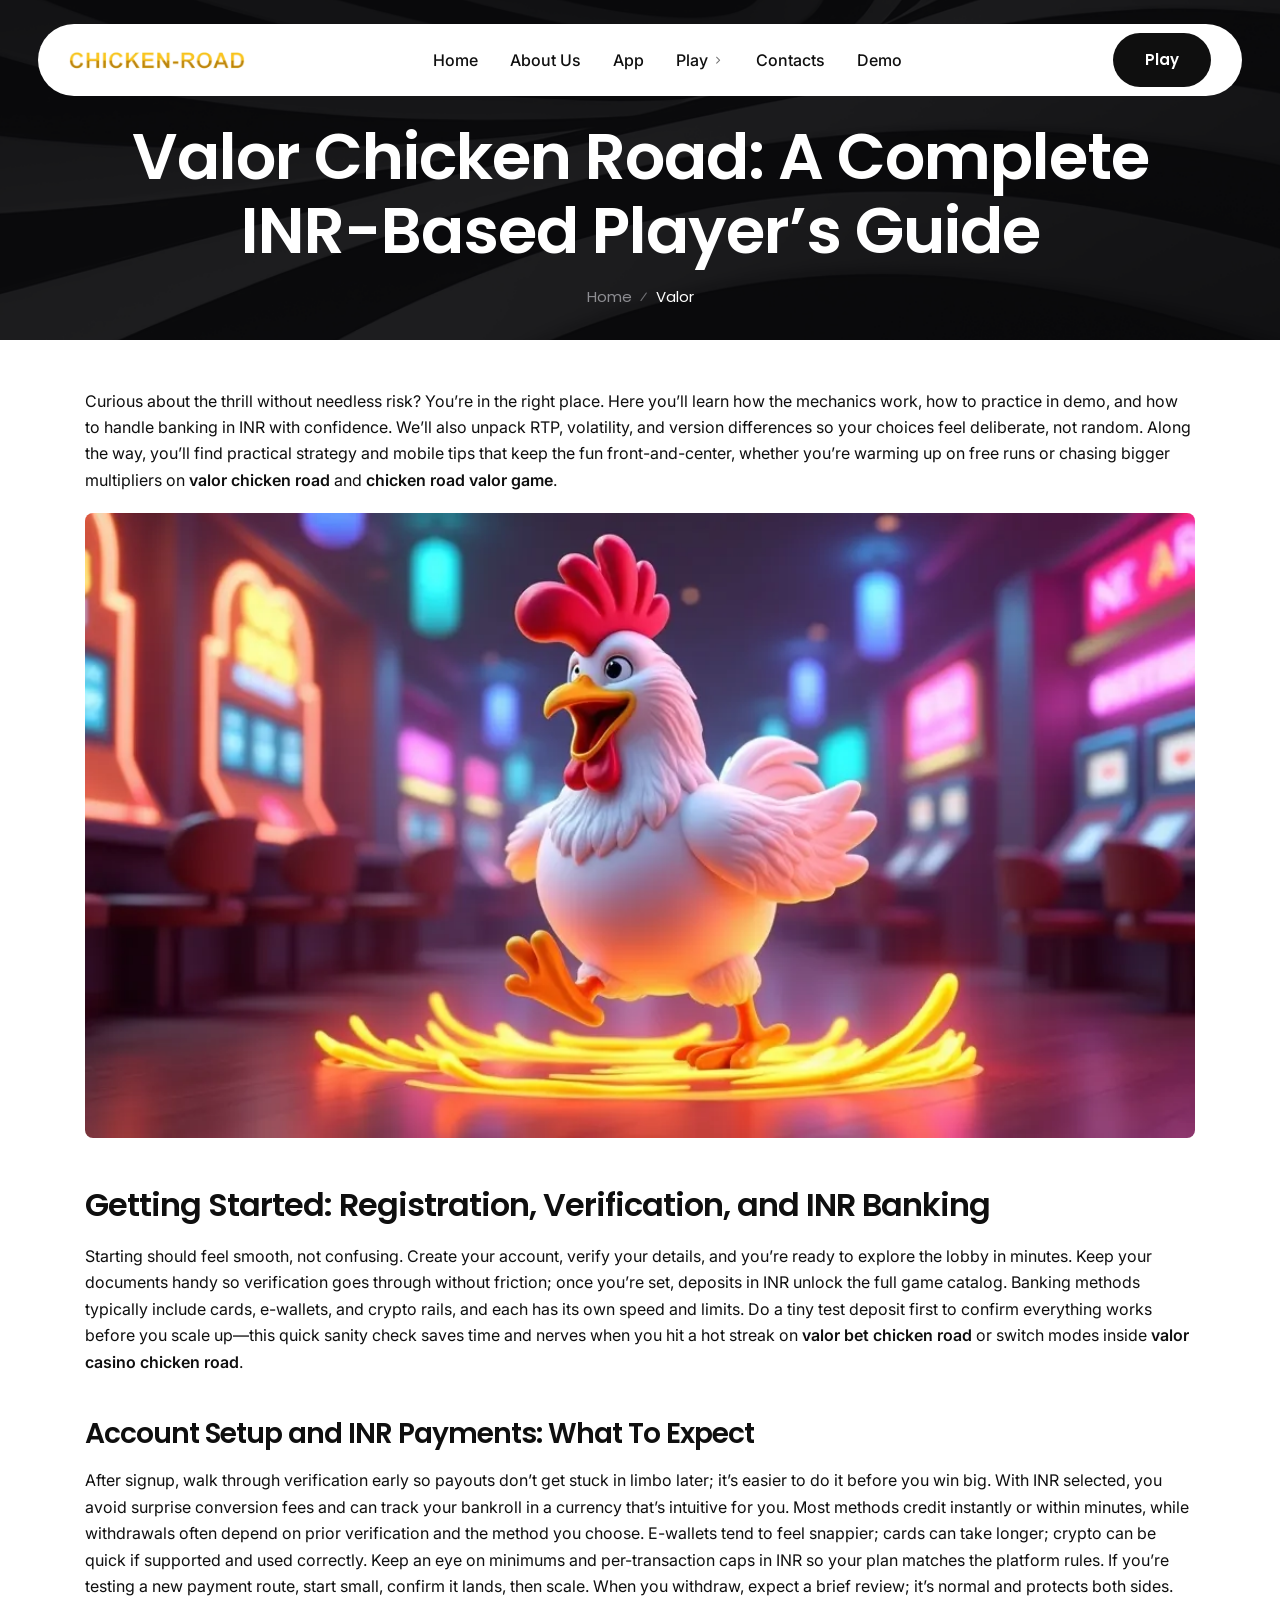
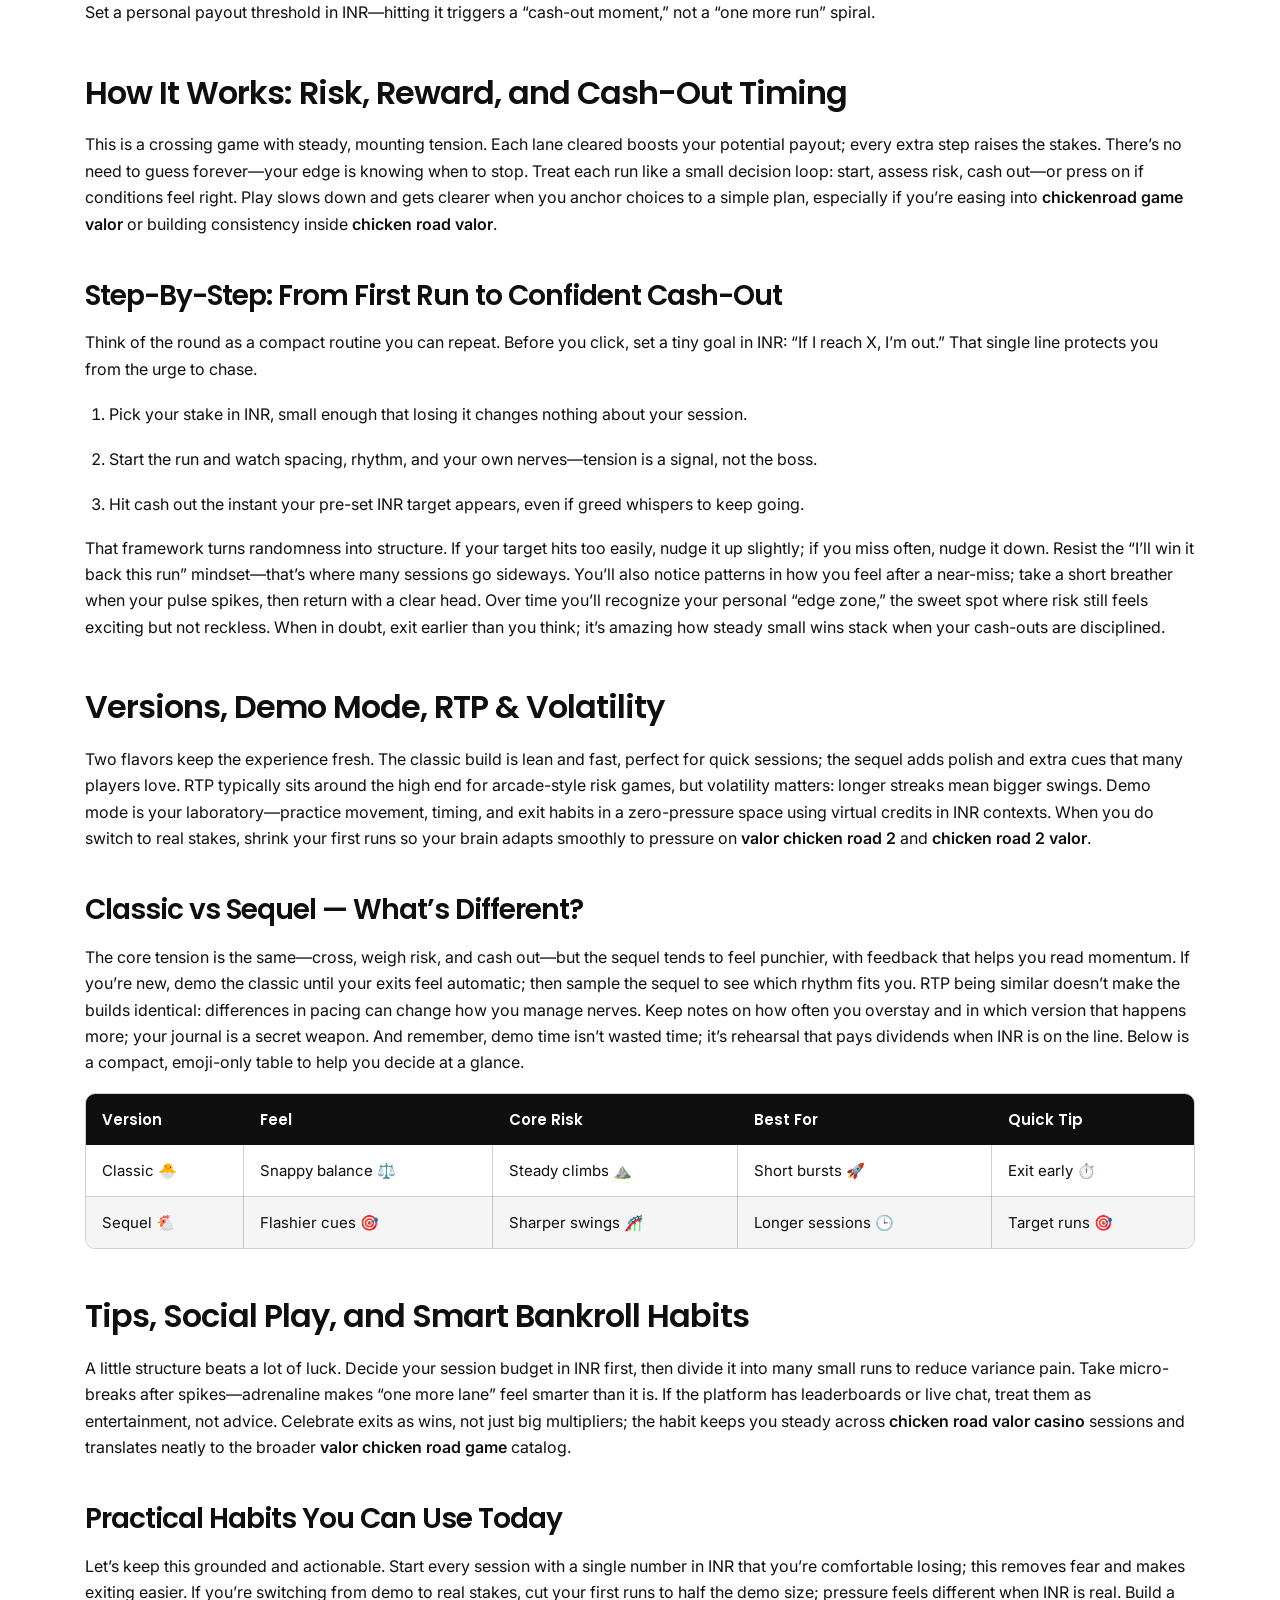
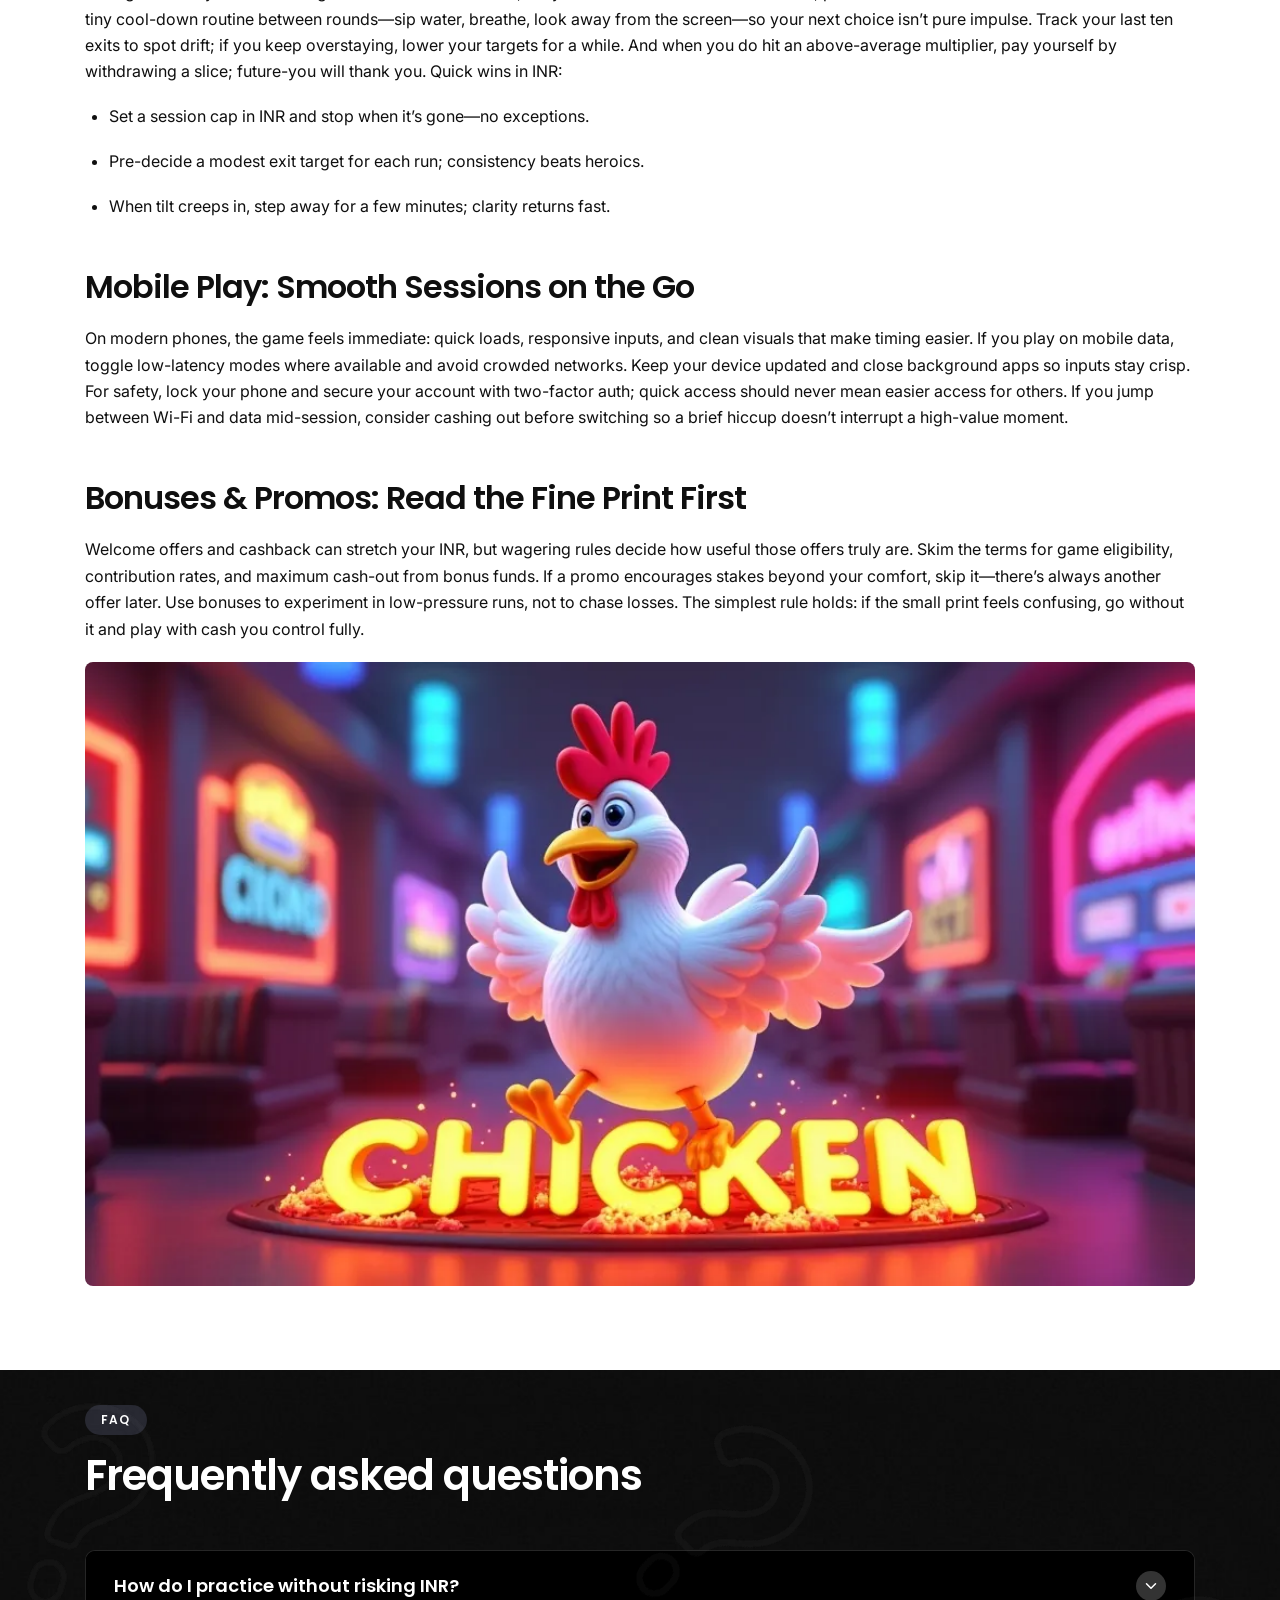
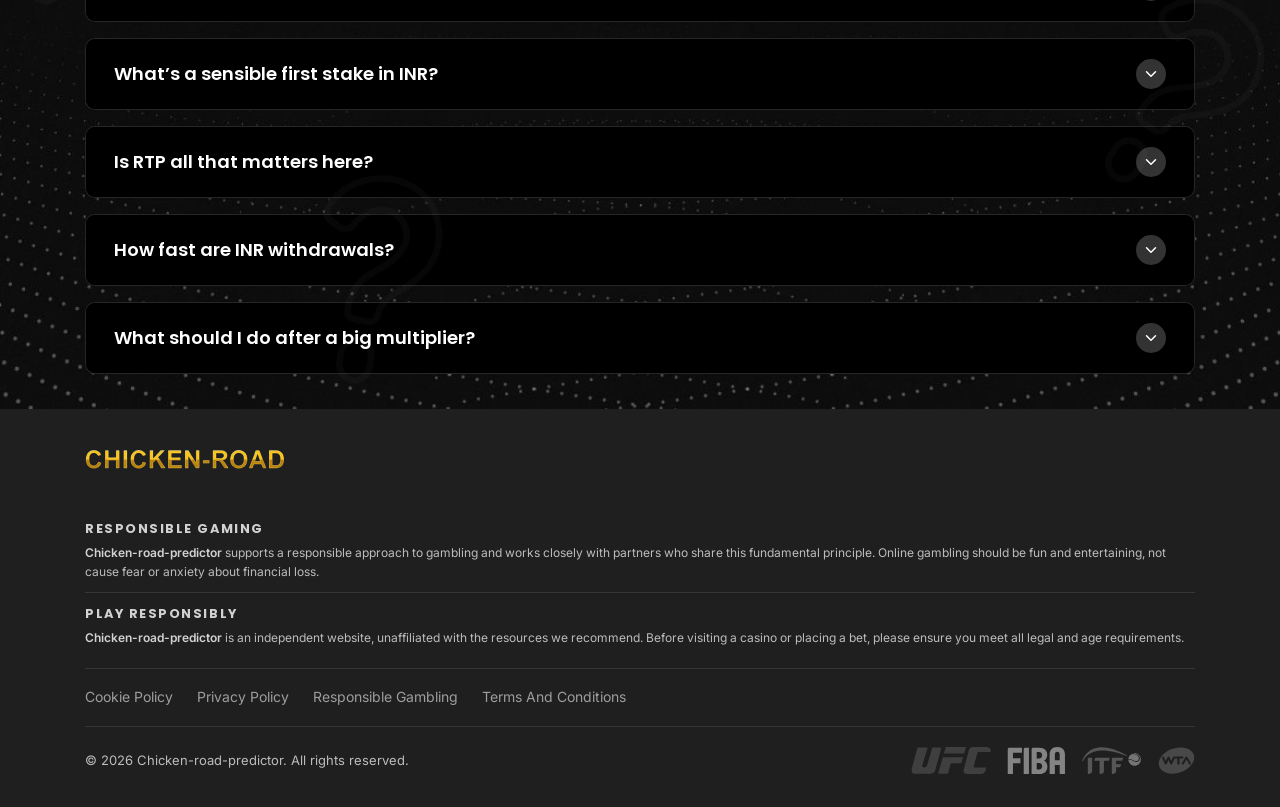
<file: valor/index.html>
<!DOCTYPE html><html lang="en-in" data-theme="five"><head><meta charset="utf-8">
  <meta http-equiv="X-UA-Compatible" content="IE=edge">
  <meta name="viewport" content="width=device-width, initial-scale=1"><meta name="keywords" content="chicken road valor, valor chicken road, chicken road valor casino, valor chicken road 2, chicken road 2 valor, valor chicken road game, chickenroad game valor, valor bet chicken road, chicken road valor game, valor casino chicken road"><meta name="description" content="chicken road Valor Guide: Play safely for INR with demo, rules, RTP, volatility, version differences, and mobile tips. Discover winning strategies for this">

  <link rel="canonical" href="https://chicken-road-predictor.com/valor/">

  <meta property="og:type" content="website">
  <meta property="og:url" content="https://chicken-road-predictor.com/valor/">
  <meta property="og:title" content="chicken road Valor Guide: Play, Demo, Tips, INR &amp; Strategy">
  <meta property="og:description" content="chicken road Valor Guide: Play safely for INR with demo, rules, RTP, volatility, version differences, and mobile tips. Discover winning strategies for this"><meta property="og:image" content="https://chicken-road-predictor.com/visuals/logo.c114f5ea36.png"><meta property="twitter:card" content="summary_large_image">
  <meta property="twitter:url" content="https://chicken-road-predictor.com/valor/">
  <meta property="twitter:title" content="chicken road Valor Guide: Play, Demo, Tips, INR &amp; Strategy">
  <meta property="twitter:description" content="chicken road Valor Guide: Play safely for INR with demo, rules, RTP, volatility, version differences, and mobile tips. Discover winning strategies for this"><meta property="twitter:image" content="https://chicken-road-predictor.com/visuals/logo.c114f5ea36.png"><title>chicken road Valor Guide: Play, Demo, Tips, INR &amp; Strategy</title><link rel="shortcut icon" type="image/png" href="/visuals/favicon-32x32.b5c2bf89c3.png"><meta name="robots" content="index, follow">

  
  <link rel="preconnect" href="https://fonts.googleapis.com">
  <link rel="preconnect" href="https://fonts.gstatic.com" crossorigin="">
  <link href="https://fonts.googleapis.com/css2?family=Inter:wght@300;400;500;600&amp;family=Poppins:wght@400;500;600;700;800&amp;display=swap" rel="stylesheet">

  
  <link href="/stylepack/bootstrap.min.3bfefcea.css" rel="stylesheet">

  
  <link href="/stylepack/tabler-icons.min.72e4b4d2.css" rel="stylesheet">

  
  <link href="/stylepack/startix-compiled.bd291d92.css" rel="stylesheet">

  
  <link href="/stylepack/startix-fixes.638b0f1a.css" rel="stylesheet"><script type="application/ld+json">
{
  "@context": "https://schema.org",
  "@graph": [
    {
      "@type": "WebSite",
      "@id": "https:\/\/chicken-road-predictor.com\/#website",
      "url": "https:\/\/chicken-road-predictor.com\/",
      "name": "Chicken-road-predictor",
      "potentialAction": {
        "@type": "SearchAction",
        "target": "https:\/\/chicken-road-predictor.com\/search?q={search_term_string}",
        "query-input": "required name=search_term_string"
      },
      "publisher": {
         "@id": "https:\/\/chicken-road-predictor.com\/#organization"
      },
      "inLanguage": "en-IN"
    },
    {
      "@type": "Organization",
      "@id": "https:\/\/chicken-road-predictor.com\/#organization",
      "name": "Chicken-road-predictor",
      "url": "https:\/\/chicken-road-predictor.com\/",
      "logo": {
        "@type": "ImageObject",
        "url": "https:\/\/chicken-road-predictor.com\/images\/logo.png"

      }},{
      "@type": "BreadcrumbList",
      "@id": "https:\/\/chicken-road-predictor.com\/valor\/#breadcrumb",
      "itemListElement": [{
          "@type": "ListItem",
          "position":  1 ,
          "name": "Home",
          "item": "https:\/\/chicken-road-predictor.com\/"
        },
            {
              "@type": "ListItem",
              "position":  2 ,
              "name": "Chicken Road Crash Game: Modes, RTP 98%, Jackpot \u0026 Mobile",
              "item": "https:\/\/chicken-road-predictor.com\/"
            },
        {
          "@type": "ListItem",
          "position":  3 ,
          "name": "chicken road Valor Guide: Play, Demo, Tips, INR \u0026 Strategy"
        }
      ]
    },{"@type": "WebPage",
      "@id": "https:\/\/chicken-road-predictor.com\/valor\/",
      "url": "https:\/\/chicken-road-predictor.com\/valor\/",
      "name": "chicken road Valor Guide: Play, Demo, Tips, INR \u0026 Strategy",
      "description": "chicken road Valor Guide: Play safely for INR with demo, rules, RTP, volatility, version differences, and mobile tips. Discover winning strategies for this",
      "inLanguage": "en-IN","datePublished": "2026-07-29T00:00:00Z",
      "dateModified": "2026-07-25T14:41:33\u002b00:00",
      "isPartOf": {
        "@id": "https:\/\/chicken-road-predictor.com\/#website"
      },"breadcrumb": {
         "@id": "https:\/\/chicken-road-predictor.com\/valor\/#breadcrumb"
       }},
    {
      "@type": "FAQPage",
      "mainEntity": [{
          "@type": "Question",
          "name": "How do I practice without risking INR?",
          "acceptedAnswer": {
            "@type": "Answer",
            "text": "Use demo mode to rehearse everything: timing, rhythm, and exit discipline. Treat it like a simulator, not a toy, by setting pretend INR targets and obeying them. When you swap to real stakes, shrink run sizes so the pressure shift doesn’t surprise you. This keeps your decision loop intact and prevents panic clicks. After a few calm real-money exits, you can scale gradually.\n"
          }
        },{
          "@type": "Question",
          "name": "What’s a sensible first stake in INR?",
          "acceptedAnswer": {
            "@type": "Answer",
            "text": "Pick an amount so small that losing it doesn’t affect your mood or your plan. That sounds obvious, but it’s the bedrock of staying steady. Start tiny, collect data on your own behavior, and raise stakes only when your exits are consistent. If you feel your heart race, that’s your cue to step down. Comfort equals clarity.\n"
          }
        },{
          "@type": "Question",
          "name": "Is RTP all that matters here?",
          "acceptedAnswer": {
            "@type": "Answer",
            "text": "RTP is helpful, but volatility and your exit timing arguably matter more in this format. Two players can face the same math and get different results because one exits on plan and the other “lets it ride.” Think of RTP as the backdrop, while your discipline runs the show. Use demo time to find targets that feel realistic, then protect them ruthlessly. Over many sessions, those choices compound.\n"
          }
        },{
          "@type": "Question",
          "name": "How fast are INR withdrawals?",
          "acceptedAnswer": {
            "@type": "Answer",
            "text": "Speed depends on the method and prior verification. E-wallets are often quickest, cards can take longer, and crypto (if supported) can be swift but requires care. Do a small test cash-out before bigger ones so you know the route works. Keep your verification current to avoid avoidable delays. A tidy account history makes everything smoother.\n"
          }
        },{
          "@type": "Question",
          "name": "What should I do after a big multiplier?",
          "acceptedAnswer": {
            "@type": "Answer",
            "text": "Celebrate, then pay yourself: withdraw a portion before playing more. Big wins can distort judgment and tempt oversized stakes. Take a short break to reset your baseline, then return to normal run sizes. If your next few rounds feel jittery, lower targets temporarily. Protecting gains is part of the game, not an afterthought.\n"
          }
        }]
    }]
}
</script><meta name="generator" content="Hugo 0.148.2"></head>
<body>
  
  <div class="page-wrapper_5c7bb8c1851837d8">
<header class="header-section style-three_3fe41460c78da8aa" id="header" aria-label="Main header">
  
  <nav class="navbar navbar-expand-xl_8aed0ae523b8af78">

    
    <a class="navbar-brand_5ae0578736f5d493" href="/" title="Chicken-road-predictor" aria-label="Chicken-road-predictor">
      <img src="/visuals/logo.c114f5ea36.png" alt="Chicken-road-predictor" title="Chicken-road-predictor" class="w-auto_74a98a52a7b452ca h-auto_3a431f819178b475">
    </a>

    
    <div class="navbar-mobile-end_fc071526d60ee2bb d-flex_a0130375ff34d71f align-items-center_b0f294c24d005619 gap-3_5cbdf3dd4ea8a3a1 ms-auto_cc5d6035d0261f1d d-xl-none_5b4da4baa89acdef"><a href="/play/" id="PlayButton" class="theme-btn_3b5527bdf7ce9922" title="Play" rel="noopener noreferrer nofollow">Play</a>
<button class="navbar-toggler" type="button" aria-expanded="false" aria-label="Toggle navigation">
        <i class="ti ti-chevron-right startix-dd-arrow"></i>
      </button>
    </div>

    
    <div class="collapse navbar-collapse_8da448488306c126" id="startixNav">
      <ul class="navbar-nav mx-auto_96750e934f060f15"><li class="startix-dd">
          <a href="/" title="Home">Home</a>
        </li><li class="startix-dd">
          <a href="/meet-us/" title="About Us">About Us</a>
        </li><li class="startix-dd">
          <a href="/app/" title="App">App</a>
        </li><li class="startix-dd active">
          <a href="#" title="Play">
            Play
            <i class="ti ti-chevron-right startix-dd-arrow"></i>
          </a>
          <ul class="startix-dd-menu"><li><a href="/1xbet/" title="1Xbet">1Xbet</a></li><li><a href="/4rabet/" title="4Rabet">4Rabet</a></li><li><a href="/valor/" title="Valor">Valor</a></li></ul>
        </li><li class="startix-dd">
          <a href="/contact-info/" title="Contacts">Contacts</a>
        </li><li class="startix-dd">
          <a href="/demo/" title="Demo">Demo</a>
        </li></ul>
    </div>

    
    <div class="header-navigation_32572d8aa5ced100 d-none_4541d001d66d28a3 d-xl-flex_09776f1107ea3057 align-items-center_b0f294c24d005619"><a href="/play/" id="PlayButton" class="theme-btn_3b5527bdf7ce9922" title="Play" rel="noopener noreferrer nofollow">Play</a>
</div>

  </nav>
</header>

<section class="page-banner_d1a13cfecc55311f jarallax" aria-label="Page title">
  <div class="jarallax-img" style="background-image: url(/visuals/hero-bg.0852c31cda.png);"></div>
  <div class="container"><div class="page-banner-content_772df75a7581d413 page-banner-inner_47fc0c1f78db2b49">
      <h1>Valor Chicken Road: A Complete INR-Based Player’s Guide</h1>
      <ul class="page-banner-crumbs_00783f8bc7102abf list-unstyled_278eb699c9adcdac">
        <li><a href="/">Home</a></li>
        <li>Valor</li>
      </ul>
    </div></div>
</section>
<section class="wpo-service-single-section section-padding_77744b78ead4d589">
  <div class="container">
    <div class="row_f75b3eec46a81fa2">
      <div class="col_d33a595d1e3d0fa6 col-12_ace120c6860405f7">
        <article class="hp-content">
<p>Curious about the thrill without needless risk? You’re in the right
place. Here you’ll learn how the mechanics work, how to practice in
demo, and how to handle banking in INR with confidence. We’ll also
unpack RTP, volatility, and version differences so your choices feel
deliberate, not random. Along the way, you’ll find practical strategy
and mobile tips that keep the fun front-and-center, whether you’re
warming up on free runs or chasing bigger multipliers on <strong>valor chicken
road</strong> and <strong>chicken road valor game</strong>.
<img class="hp-content-img_d815325eea9ce18f img-fluid_a9b8ad9ae4f547b1" src="/visuals/doc_valor_e8ec2cbf38/valor-chicken-road-guide-play,-demo,-tips,-inr-1.webp" alt="Chicken-road-predictor" title="Chicken-road-predictor" loading="lazy">
</p>
<h2 id="getting-started-registration-verification-and-inr-banking">Getting Started: Registration, Verification, and INR Banking</h2>
<p>Starting should feel smooth, not confusing. Create your account, verify
your details, and you’re ready to explore the lobby in minutes. Keep
your documents handy so verification goes through without friction; once
you’re set, deposits in INR unlock the full game catalog. Banking
methods typically include cards, e-wallets, and crypto rails, and each
has its own speed and limits. Do a tiny test deposit first to confirm
everything works before you scale up—this quick sanity check saves time
and nerves when you hit a hot streak on <strong>valor bet chicken road</strong> or
switch modes inside <strong>valor casino chicken road</strong>.</p>
<h3 id="account-setup-and-inr-payments-what-to-expect">Account Setup and INR Payments: What To Expect</h3>
<p>After signup, walk through verification early so payouts don’t get stuck
in limbo later; it’s easier to do it before you win big. With INR
selected, you avoid surprise conversion fees and can track your bankroll
in a currency that’s intuitive for you. Most methods credit instantly or
within minutes, while withdrawals often depend on prior verification and
the method you choose. E-wallets tend to feel snappier; cards can take
longer; crypto can be quick if supported and used correctly. Keep an eye
on minimums and per-transaction caps in INR so your plan matches the
platform rules. If you’re testing a new payment route, start small,
confirm it lands, then scale. When you withdraw, expect a brief review;
it’s normal and protects both sides. Set a personal payout threshold in
INR—hitting it triggers a “cash-out moment,” not a “one more run”
spiral.</p>
<h2 id="how-it-works-risk-reward-and-cash-out-timing">How It Works: Risk, Reward, and Cash-Out Timing</h2>
<p>This is a crossing game with steady, mounting tension. Each lane cleared
boosts your potential payout; every extra step raises the stakes.
There’s no need to guess forever—your edge is knowing when to stop.
Treat each run like a small decision loop: start, assess risk, cash
out—or press on if conditions feel right. Play slows down and gets
clearer when you anchor choices to a simple plan, especially if you’re
easing into <strong>chickenroad game valor</strong> or building consistency inside
<strong>chicken road valor</strong>.</p>
<h3 id="step-by-step-from-first-run-to-confident-cash-out">Step-By-Step: From First Run to Confident Cash-Out</h3>
<p>Think of the round as a compact routine you can repeat. Before you
click, set a tiny goal in INR: “If I reach X, I’m out.” That single line
protects you from the urge to chase.</p>
<ol>
<li>
<p>Pick your stake in INR, small enough that losing it changes nothing
about your session.</p>
</li>
<li>
<p>Start the run and watch spacing, rhythm, and your own nerves—tension
is a signal, not the boss.</p>
</li>
<li>
<p>Hit cash out the instant your pre-set INR target appears, even if
greed whispers to keep going.</p>
</li>
</ol>
<p>That framework turns randomness into structure. If your target hits too
easily, nudge it up slightly; if you miss often, nudge it down. Resist
the “I’ll win it back this run” mindset—that’s where many sessions go
sideways. You’ll also notice patterns in how you feel after a near-miss;
take a short breather when your pulse spikes, then return with a clear
head. Over time you’ll recognize your personal “edge zone,” the sweet
spot where risk still feels exciting but not reckless. When in doubt,
exit earlier than you think; it’s amazing how steady small wins stack
when your cash-outs are disciplined.</p>
<h2 id="versions-demo-mode-rtp--volatility">Versions, Demo Mode, RTP &amp; Volatility</h2>
<p>Two flavors keep the experience fresh. The classic build is lean and
fast, perfect for quick sessions; the sequel adds polish and extra cues
that many players love. RTP typically sits around the high end for
arcade-style risk games, but volatility matters: longer streaks mean
bigger swings. Demo mode is your laboratory—practice movement, timing,
and exit habits in a zero-pressure space using virtual credits in INR
contexts. When you do switch to real stakes, shrink your first runs so
your brain adapts smoothly to pressure on <strong>valor chicken road 2</strong> and
<strong>chicken road 2 valor</strong>.</p>
<h3 id="classic-vs-sequel--whats-different">Classic vs Sequel — What’s Different?</h3>
<p>The core tension is the same—cross, weigh risk, and cash out—but the
sequel tends to feel punchier, with feedback that helps you read
momentum. If you’re new, demo the classic until your exits feel
automatic; then sample the sequel to see which rhythm fits you. RTP
being similar doesn’t make the builds identical: differences in pacing
can change how you manage nerves. Keep notes on how often you overstay
and in which version that happens more; your journal is a secret weapon.
And remember, demo time isn’t wasted time; it’s rehearsal that pays
dividends when INR is on the line. Below is a compact, emoji-only table
to help you decide at a glance.</p>
<table>
  <thead>
      <tr>
          <th><strong>Version</strong></th>
          <th><strong>Feel</strong></th>
          <th><strong>Core Risk</strong></th>
          <th><strong>Best For</strong></th>
          <th><strong>Quick Tip</strong></th>
      </tr>
  </thead>
  <tbody>
      <tr>
          <td>Classic 🐣</td>
          <td>Snappy balance ⚖️</td>
          <td>Steady climbs ⛰️</td>
          <td>Short bursts 🚀</td>
          <td>Exit early ⏱️</td>
      </tr>
      <tr>
          <td>Sequel 🐔</td>
          <td>Flashier cues 🎯</td>
          <td>Sharper swings 🎢</td>
          <td>Longer sessions 🕒</td>
          <td>Target runs 🎯</td>
      </tr>
  </tbody>
</table>
<h2 id="tips-social-play-and-smart-bankroll-habits">Tips, Social Play, and Smart Bankroll Habits</h2>
<p>A little structure beats a lot of luck. Decide your session budget in
INR first, then divide it into many small runs to reduce variance pain.
Take micro-breaks after spikes—adrenaline makes “one more lane” feel
smarter than it is. If the platform has leaderboards or live chat, treat
them as entertainment, not advice. Celebrate exits as wins, not just big
multipliers; the habit keeps you steady across <strong>chicken road valor
casino</strong> sessions and translates neatly to the broader <strong>valor chicken
road game</strong> catalog.</p>
<h3 id="practical-habits-you-can-use-today">Practical Habits You Can Use Today</h3>
<p>Let’s keep this grounded and actionable. Start every session with a
single number in INR that you’re comfortable losing; this removes fear
and makes exiting easier. If you’re switching from demo to real stakes,
cut your first runs to half the demo size; pressure feels different when
INR is real. Build a tiny cool-down routine between rounds—sip water,
breathe, look away from the screen—so your next choice isn’t pure
impulse. Track your last ten exits to spot drift; if you keep
overstaying, lower your targets for a while. And when you do hit an
above-average multiplier, pay yourself by withdrawing a slice;
future-you will thank you. Quick wins in INR:</p>
<ul>
<li>
<p>Set a session cap in INR and stop when it’s gone—no exceptions.</p>
</li>
<li>
<p>Pre-decide a modest exit target for each run; consistency beats
heroics.</p>
</li>
<li>
<p>When tilt creeps in, step away for a few minutes; clarity returns
fast.</p>
</li>
</ul>
<h2 id="mobile-play-smooth-sessions-on-the-go">Mobile Play: Smooth Sessions on the Go</h2>
<p>On modern phones, the game feels immediate: quick loads, responsive
inputs, and clean visuals that make timing easier. If you play on mobile
data, toggle low-latency modes where available and avoid crowded
networks. Keep your device updated and close background apps so inputs
stay crisp. For safety, lock your phone and secure your account with
two-factor auth; quick access should never mean easier access for
others. If you jump between Wi-Fi and data mid-session, consider cashing
out before switching so a brief hiccup doesn’t interrupt a high-value
moment.</p>
<h2 id="bonuses--promos-read-the-fine-print-first">Bonuses &amp; Promos: Read the Fine Print First</h2>
<p>Welcome offers and cashback can stretch your INR, but wagering rules
decide how useful those offers truly are. Skim the terms for game
eligibility, contribution rates, and maximum cash-out from bonus funds.
If a promo encourages stakes beyond your comfort, skip it—there’s always
another offer later. Use bonuses to experiment in low-pressure runs, not
to chase losses. The simplest rule holds: if the small print feels
confusing, go without it and play with cash you control fully.
<img class="hp-content-img_d815325eea9ce18f img-fluid_a9b8ad9ae4f547b1" src="/visuals/doc_valor_e8ec2cbf38/valor-chicken-road-guide-play,-demo,-tips,-inr-2.webp" alt="Chicken-road-predictor" title="Chicken-road-predictor" loading="lazy">
</p>
</article>
      </div>
    </div>
  </div>
</section>
<section class="faq-section_2cf1b20575fba376 bg-img_7e7acede7d7f5482 bg-dark_c73f8d5f197668cd" style="background-image: url(/visuals/shade2.34b51c2ab2.png)">
  
  <div class="faq-deco_44599edea913d89f faq-deco-1_f1922924014df3ee" aria-hidden="true">
    <img src="/visuals/question-mark.df7d5ad685.png" alt="question-mark" title="Chicken-road-predictor">
  </div>
  <div class="faq-deco_44599edea913d89f faq-deco-2_b714f5c7bbb496bf" aria-hidden="true">
    <img src="/visuals/question-mark.df7d5ad685.png" alt="question-mark" title="Chicken-road-predictor">
  </div>
  <div class="faq-deco_44599edea913d89f faq-deco-3_b5e79bce95b3520f" aria-hidden="true">
    <img src="/visuals/question-mark.df7d5ad685.png" alt="question-mark" title="Chicken-road-predictor">
  </div>
  <div class="faq-deco_44599edea913d89f faq-deco-4_0ed372f64571a34e" aria-hidden="true">
    <img src="/visuals/question-mark.df7d5ad685.png" alt="question-mark" title="Chicken-road-predictor">
  </div>

  <div class="divider_5d7da7dee699a98c"></div>
  <div class="container">

    <div class="row_f75b3eec46a81fa2 g-5_fe062c3f72348e77 align-items-start_bad41c193e9a58e9">

      
      <div class="col-12_ace120c6860405f7 col-md-5_234cbad1f7edeb84 col-xl-4_6c4fb4f2e95aaafe">
        <div class="faq-heading_9386cb54868ccdb8">
          <span class="faq-subtitle_689df4af15c3ed2d">FAQ</span>
          <h2>Frequently asked questions</h2>
        </div>
      </div>

      
      <div class="col-12_ace120c6860405f7 col-md-7_e31f5f0c305848f3 col-xl-8_8c90120b2e24f29c">
        <div class="faq-accordion"><div class="faq-item">
            <button class="faq-btn" aria-expanded="false">
              <span>How do I practice without risking INR?</span>
              <span class="faq-chevron_a25da128985fa7d5" aria-hidden="true"></span>
            </button>
            <div class="faq-body">
              <div class="faq-body-inner_55c338025dd7d22f">
                <p>Use demo mode to rehearse everything: timing, rhythm, and exit
discipline. Treat it like a simulator, not a toy, by setting pretend INR
targets and obeying them. When you swap to real stakes, shrink run sizes
so the pressure shift doesn’t surprise you. This keeps your decision
loop intact and prevents panic clicks. After a few calm real-money
exits, you can scale gradually.</p>

              </div>
            </div>
          </div><div class="faq-item">
            <button class="faq-btn" aria-expanded="false">
              <span>What’s a sensible first stake in INR?</span>
              <span class="faq-chevron_a25da128985fa7d5" aria-hidden="true"></span>
            </button>
            <div class="faq-body">
              <div class="faq-body-inner_55c338025dd7d22f">
                <p>Pick an amount so small that losing it doesn’t affect your mood or your
plan. That sounds obvious, but it’s the bedrock of staying steady. Start
tiny, collect data on your own behavior, and raise stakes only when your
exits are consistent. If you feel your heart race, that’s your cue to
step down. Comfort equals clarity.</p>

              </div>
            </div>
          </div><div class="faq-item">
            <button class="faq-btn" aria-expanded="false">
              <span>Is RTP all that matters here?</span>
              <span class="faq-chevron_a25da128985fa7d5" aria-hidden="true"></span>
            </button>
            <div class="faq-body">
              <div class="faq-body-inner_55c338025dd7d22f">
                <p>RTP is helpful, but volatility and your exit timing arguably matter more
in this format. Two players can face the same math and get different
results because one exits on plan and the other “lets it ride.” Think of
RTP as the backdrop, while your discipline runs the show. Use demo time
to find targets that feel realistic, then protect them ruthlessly. Over
many sessions, those choices compound.</p>

              </div>
            </div>
          </div><div class="faq-item">
            <button class="faq-btn" aria-expanded="false">
              <span>How fast are INR withdrawals?</span>
              <span class="faq-chevron_a25da128985fa7d5" aria-hidden="true"></span>
            </button>
            <div class="faq-body">
              <div class="faq-body-inner_55c338025dd7d22f">
                <p>Speed depends on the method and prior verification. E-wallets are often
quickest, cards can take longer, and crypto (if supported) can be swift
but requires care. Do a small test cash-out before bigger ones so you
know the route works. Keep your verification current to avoid avoidable
delays. A tidy account history makes everything smoother.</p>

              </div>
            </div>
          </div><div class="faq-item">
            <button class="faq-btn" aria-expanded="false">
              <span>What should I do after a big multiplier?</span>
              <span class="faq-chevron_a25da128985fa7d5" aria-hidden="true"></span>
            </button>
            <div class="faq-body">
              <div class="faq-body-inner_55c338025dd7d22f">
                <p>Celebrate, then pay yourself: withdraw a portion before playing more.
Big wins can distort judgment and tempt oversized stakes. Take a short
break to reset your baseline, then return to normal run sizes. If your
next few rounds feel jittery, lower targets temporarily. Protecting
gains is part of the game, not an afterthought.</p>

              </div>
            </div>
          </div></div>
      </div>

    </div>
  </div>
  <div class="divider_5d7da7dee699a98c"></div>
</section>
<script>
(function(){
  document.querySelectorAll('.faq-btn').forEach(function(btn){
    btn.addEventListener('click', function(){
      var item = btn.closest('.faq-item');
      var body = item.querySelector('.faq-body');
      var open = btn.getAttribute('aria-expanded') === 'true';
       
      btn.closest('.faq-accordion').querySelectorAll('.faq-item').forEach(function(it){
        it.querySelector('.faq-btn').setAttribute('aria-expanded','false');
        it.querySelector('.faq-body').style.maxHeight = '0';
        it.classList.remove('faq-item-open');
      });
       
      if(!open){
        btn.setAttribute('aria-expanded','true');
        body.style.maxHeight = body.scrollHeight + 'px';
        item.classList.add('faq-item-open');
      }
    });
  });
})();
</script>
<footer class="footer-section_c96f66e483be6b19 footer-dark_4b8441b530d6969c">

  <div class="container footer-layout_c256302f65396353">

    
    <div class="footer-row-logo_a0a05d7a04df12aa"><a href="/" title="Chicken-road-predictor" class="d-inline-block_e6a6f6a95b39cd0e">
  <img src="/visuals/logo.c114f5ea36.png" alt="Chicken-road-predictor" title="Chicken-road-predictor" height="30">
</a>
</div>

    
    <div class="footer-row-disclaimers_4b9f14b87f7b32ea"><div class="footer-disclaimer_3909937c0e73b5c9">
        <p class="footer-disclaimer-label_7ca46dd947fc4081">RESPONSIBLE GAMING</p>
        <p class="footer-disclaimer-text_34b1576f9762130c"><strong>Chicken-road-predictor</strong> supports a responsible approach to gambling and works closely with partners who share this fundamental principle. Online gambling should be fun and entertaining, not cause fear or anxiety about financial loss.</p>
      </div><div class="footer-disclaimer_3909937c0e73b5c9">
        <p class="footer-disclaimer-label_7ca46dd947fc4081">PLAY RESPONSIBLY</p>
        <p class="footer-disclaimer-text_34b1576f9762130c"><strong>Chicken-road-predictor</strong> is an independent website, unaffiliated with the resources we recommend. Before visiting a casino or placing a bet, please ensure you meet all legal and age requirements.</p>
      </div></div>

    <div class="footer-row-nav_7b0d1cacb02906ec">
      <ul class="footer-nav-links_faa63ef283f4d896"><li><a href="/cookie-policy/">Cookie Policy</a></li><li><a href="/privacy-policy/">Privacy Policy</a></li><li><a href="/responsible-gambling/">Responsible Gambling</a></li><li><a href="/terms-and-conditions/">Terms And Conditions</a></li></ul>
    </div>
    <div class="footer-row-bottom_43ef507bd9604477">
      <p class="footer-copyright_f698370f2737ffad mb-0_1f771bc1e7b278e5">© 2026 Chicken-road-predictor. All rights reserved.
      </p>
      <div class="footer-trust-logos_e0dd37e74a89d7e3"><ul class="list-inline_a0dee58922ba61e9 mb-0_1f771bc1e7b278e5 d-flex_a0130375ff34d71f flex-wrap_a5ab8d25ee999420 align-items-center_b0f294c24d005619 gap-3_5cbdf3dd4ea8a3a1"><li class="list-inline-item_febd6d04ca3a914d">
      <img src="/visuals/casino-logos_e4f2c6b176/ufc.037498def4.svg" alt="Chicken-road-predictor" title="Chicken-road-predictor" loading="lazy" height="28" style="height:28px;width:auto;">
    </li><li class="list-inline-item_febd6d04ca3a914d">
      <img src="/visuals/casino-logos_e4f2c6b176/fiba.65ae692147.svg" alt="Chicken-road-predictor" title="Chicken-road-predictor" loading="lazy" height="28" style="height:28px;width:auto;">
    </li><li class="list-inline-item_febd6d04ca3a914d">
      <img src="/visuals/casino-logos_e4f2c6b176/itf.e2b8472ef4.svg" alt="Chicken-road-predictor" title="Chicken-road-predictor" loading="lazy" height="28" style="height:28px;width:auto;">
    </li><li class="list-inline-item_febd6d04ca3a914d">
      <img src="/visuals/casino-logos_e4f2c6b176/wta.9aa23af5f6.svg" alt="Chicken-road-predictor" title="Chicken-road-predictor" loading="lazy" height="28" style="height:28px;width:auto;">
    </li></ul></div>
    </div>
  </div>

</footer>

</div>
  

  
  <script src="/bundleJS/jquery.min.ca4dd678.js"></script>
  <script src="/bundleJS/bootstrap.bundle.min.96821ecf.js"></script>
  <script src="/bundleJS/modernizr.custom.6324688b.js"></script>
  <script src="/bundleJS/jquery-plugin-collection.fc1ea994.js"></script>
  <script src="/bundleJS/script.697173a6.js"></script><script src="/app.eb832fd2dec5909038d12e22199421473439a672087e7b41044238248e5d27ac.js" integrity="sha384-kXdpxnScaUZfavoe+/ISN4eRZc5+fVwCJBKRxeT2ZiORlm5v10IHQdyxRlYZ+/g6" defer=""></script><script>
  (function () {
     
    var header = document.querySelector('.header-section');
    if (!header) return;

    function handleScroll() {
      header.classList.toggle('sticky-on', window.scrollY > 80);
    }
    window.addEventListener('scroll', handleScroll, { passive: true });
    handleScroll();

     
    var navCollapse = document.getElementById('startixNav');
    var toggler = document.querySelector('.navbar-toggler');

    if (navCollapse && toggler) {
      
      navCollapse.classList.remove('collapse');

      var menuOpen = false;

      function openMenu() {
        menuOpen = true;
        header.classList.add('mobile-menu-open');
        toggler.setAttribute('aria-expanded', 'true');

        
        navCollapse.classList.add('show');

        
        navCollapse.style.transition = 'none';
        navCollapse.style.overflowY = 'hidden';
        navCollapse.style.maxHeight = 'none';
        var fullHeight = navCollapse.scrollHeight;
        navCollapse.style.maxHeight = '0';
        navCollapse.offsetHeight; 
        navCollapse.style.transition = '';
        navCollapse.style.maxHeight = fullHeight + 'px';

        
        var onEnd = function () {
          navCollapse.removeEventListener('transitionend', onEnd);
          if (menuOpen) navCollapse.style.overflowY = 'auto';
        };
        navCollapse.addEventListener('transitionend', onEnd);
      }

      function closeMenu() {
        menuOpen = false;
        toggler.setAttribute('aria-expanded', 'false');
        
        navCollapse.style.overflowY = 'hidden';
        navCollapse.style.maxHeight = '0';
        
        var onEnd = function () {
          navCollapse.removeEventListener('transitionend', onEnd);
          navCollapse.classList.remove('show'); 
          header.classList.remove('mobile-menu-open');
          navCollapse.style.overflowY = '';
        };
        navCollapse.addEventListener('transitionend', onEnd);
      }

      
      var overlay = document.createElement('div');
      overlay.id = 'startix-nav-overlay';
      overlay.style.cssText = 'display:none;position:fixed;inset:0;z-index:9998;';
      document.body.appendChild(overlay);
      overlay.addEventListener('click', function () { closeMenu(); });

      
      var _baseOpen = openMenu, _baseClose = closeMenu;
      openMenu = function () { _baseOpen(); overlay.style.display = 'block'; };
      closeMenu = function () { overlay.style.display = 'none'; _baseClose(); };

      toggler.addEventListener('click', function () {
        if (menuOpen) { closeMenu(); } else { openMenu(); }
      });

      

      
      window.addEventListener('resize', function () {
        if (window.innerWidth >= 1200) {
          overlay.style.display = 'none';
          navCollapse.style.maxHeight = '';
          navCollapse.style.transition = '';
          navCollapse.classList.remove('show');
          header.classList.remove('mobile-menu-open');
          menuOpen = false;
          toggler.setAttribute('aria-expanded', 'false');
        }
      });
    }

     
    
    
    function initMobileSubmenus() {
      if (window.innerWidth >= 1200) return;
      document.querySelectorAll('.startix-dd-menu').forEach(function (menu) {
        menu.style.maxHeight = '0';
      });
      document.querySelectorAll('.startix-dd').forEach(function (li) {
        li.classList.remove('dd-open');
      });
    }

    
    
    
    function adjustAncestors(el, delta) {
      var node = el.parentElement;
      while (node) {
        if (node.classList && node.classList.contains('startix-dd-menu')) {
          var cur = parseFloat(node.style.maxHeight) || 0;
          node.style.maxHeight = (cur + delta) + 'px';
        }
        node = node.parentElement;
      }
      
      if (menuOpen && navCollapse) {
        var cur = parseFloat(navCollapse.style.maxHeight) || 0;
        navCollapse.style.maxHeight = (cur + delta) + 'px';
      }
    }

    
    document.querySelectorAll('.startix-dd > a').forEach(function (link) {
      var li = link.closest('.startix-dd');
      var menu = li.querySelector(':scope > .startix-dd-menu');
      if (!menu) return; 
      link.addEventListener('click', function (e) {
        if (window.innerWidth >= 1200) return; 
        e.preventDefault();
        e.stopPropagation();
        var isOpen = li.classList.contains('dd-open');

        
        li.parentElement.querySelectorAll(':scope > .startix-dd').forEach(function (sib) {
          if (sib === li) return;
          if (!sib.classList.contains('dd-open')) return;
          sib.classList.remove('dd-open');
          sib.querySelectorAll('.startix-dd-menu').forEach(function (m) {
            var h = parseFloat(m.style.maxHeight) || 0;
            if (h > 0) adjustAncestors(m, -h);
            m.style.maxHeight = '0';
            m.closest('.startix-dd') && m.closest('.startix-dd').classList.remove('dd-open');
          });
        });

        if (isOpen) {
          
          var currentH = parseFloat(menu.style.maxHeight) || 0;
          adjustAncestors(menu, -currentH);
          
          menu.querySelectorAll('.startix-dd-menu').forEach(function (nested) {
            nested.style.maxHeight = '0';
            nested.closest('.startix-dd') && nested.closest('.startix-dd').classList.remove('dd-open');
          });
          li.classList.remove('dd-open');
          menu.style.maxHeight = '0';
        } else {
          
          
          menu.style.transition = 'none';
          menu.style.maxHeight = 'none';
          var targetH = menu.scrollHeight;
          menu.style.maxHeight = '0';
          menu.offsetHeight; 
          menu.style.transition = 'max-height 0.3s ease';

          li.classList.add('dd-open');
          menu.style.maxHeight = targetH + 'px';
          
          adjustAncestors(menu, targetH);
        }
      });
    });

    
    window.addEventListener('resize', function () {
      if (window.innerWidth >= 1200) {
        document.querySelectorAll('.startix-dd-menu').forEach(function (menu) {
          menu.style.maxHeight = '';
          menu.style.overflow = '';
          menu.style.transition = '';
          menu.style.display = '';
        });
        document.querySelectorAll('.startix-dd').forEach(function (li) {
          li.classList.remove('dd-open');
        });
      } else {
        initMobileSubmenus();
      }
    });

    initMobileSubmenus();

     
    var parallaxSections = document.querySelectorAll('.jarallax');
    if (parallaxSections.length && window.innerWidth > 768) {
      var speed = 0.4; 

      function applyParallax() {
        var scrollY = window.scrollY;
        parallaxSections.forEach(function (section) {
          var rect = section.getBoundingClientRect();
          var sectionTop = rect.top + scrollY;
          var viewportH = window.innerHeight;
          var sectionH = section.offsetHeight;
          
          var extra = Math.round(viewportH * speed);
          var img = section.querySelector('.jarallax-img');
          if (!img) return;
          
          if (!img.dataset.ready) {
            img.style.width = '100%';
            img.style.height = (sectionH + extra * 2) + 'px';
            img.style.top = -extra + 'px';
            img.dataset.ready = '1';
          }
          
          var relScroll = scrollY - sectionTop + viewportH;
          var translateY = -(relScroll * speed - extra);
          img.style.transform = 'translate3d(0,' + translateY + 'px,0)';
        });
      }

      
      parallaxSections.forEach(function (section) {
        var img = section.querySelector('.jarallax-img');
        if (img) {
          var extra = Math.round(window.innerHeight * speed);
          img.style.width = '100%';
          img.style.height = (section.offsetHeight + extra * 2) + 'px';
          img.style.top = -extra + 'px';
          img.dataset.ready = '1';
        }
      });

      window.addEventListener('scroll', applyParallax, { passive: true });
      applyParallax();

      window.addEventListener('resize', function () {
        parallaxSections.forEach(function (s) {
          var img = s.querySelector('.jarallax-img');
          if (img) delete img.dataset.ready;
        });
        applyParallax();
      });
    }
  })();
  </script>


</body></html>
</file>
<file: stylepack/tabler-icons.min.72e4b4d2.css>
@font-face{font-family:"tabler-icons";font-style:normal;font-weight:400;src:url("fonts_01000523/tabler-icons.woff2") format("woff2"),url("fonts_01000523/tabler-icons.woff") format("woff"),url("fonts_01000523/tabler-icons.ttf") format("truetype")}
[class^="ti ti-"],[class*=" ti ti-"]{font-family:"tabler-icons"!important;speak:never;font-style:normal;font-weight:normal;font-variant:normal;text-transform:none;line-height:1;letter-spacing:0;-webkit-font-smoothing:antialiased;-moz-osx-font-smoothing:grayscale}
.ti-arrow-up-right:before{content:"\ea21"}
.ti-brand-facebook_22eb7dac49197654:before{content:"\ec6f"}
.ti-brand-instagram_f51e64305e10874b:before{content:"\ec79"}
.ti-brand-linkedin_435167c121fbbee1:before{content:"\ec84"}
.ti-brand-x_f61fb451554872d0:before{content:"\f1d3"}
.ti-caret-down-filled_36ed8eb3e1720f6f:before{content:"\f664"}
.ti-caret-right-filled_187ef5aedd226167:before{content:"\f668"}
.ti-chevron-right:before{content:"\ea61"}
.ti-chevrons-right_e76ce584a4a224f7:before{content:"\ea65"}
.ti-mail:before{content:"\eae5"}
.ti-map-pin:before{content:"\eae8"}
.ti-menu-deep_4de23f24522510c6:before{content:"\f0f6"}
.ti-phone:before{content:"\eb09"}
.ti-slash_b6fc46c028deab6e:before{content:"\f4f9"}
.ti-x_744e09437f13881c:before{content:"\eb55"}
</file>
<file: stylepack/startix-compiled.bd291d92.css>
/* =================================================================
   STARTIX COMPILED CSS — data-theme="five"
   Single visual stylesheet for the Hugo site.
   Source: Startix Next.js SCSS → compiled to plain CSS.
   No Helpass colors. All values use Startix CSS custom properties.
   ================================================================= */


/* -----------------------------------------------------------------
   1. CSS CUSTOM PROPERTIES
   ----------------------------------------------------------------- */
:root {
  --Animation-Duration: all 0.35s ease;
  --Font-Primary: "Poppins", sans-serif;
  --Font-Secondary: "Inter", sans-serif;
  --Font-Tabler: "tabler-icons";
  --Primary: #3147FF;
  --Secondary: #F7F8FF;
  --SecondaryTwo: rgba(188, 196, 255, 0.30);
  --Heading: #161616;
  --Text: #49515B;
  --Border: rgba(73, 81, 91, 0.30);
  --Background: #161616;
  --White: #FFFFFF;
  --Success: #3CB371;
  --Success-Hover: #34885a;
  --Warning: #F7921F;
  --Warning-Hover: #be7016;
  --Info: #02A5CE;
  --Info-Hover: #156e85;
  --Danger: #DC3545;
  --Danger-Hover: #9c1321;
}

html[data-theme="five"] {
  --Primary: #0F0F0F;
  --Secondary: #F5F5F5;
  --SecondaryTwo: rgba(15, 15, 15, 0.10);
  --Heading: #0F0F0F;
  --Text: #0F0F0F;
  --Border: rgba(15, 15, 15, 0.20);
  --Background: #0F0F0F;
}


/* -----------------------------------------------------------------
   2. RESET & BASE TYPOGRAPHY  (from _reboot.scss_6f366e404e7cdd49)
   ----------------------------------------------------------------- */
*, *::before, *::after {
  box-sizing: border-box;
}

* {
  margin: 0;
  padding: 0;
}

html, body {
  color: var(--Text);
  scroll-behavior: smooth;
  overflow-x: hidden;
  padding: 0 !important;
  font-family: var(--Font-Secondary);
  font-size: 16px;
  line-height: 1.65;
  background-color: var(--White);
}

h1, .h1_0372f41c372b1416, h2, .h2_c87db557b793936e, h3, .h3_40c9a4ce97f767a1,
h4, .h4_5a0e25c8dd3b7dd9, h5, .h5_a13f8ea57326f167, h6, .h6_9df216036b1c9dcb {
  color: var(--Heading);
  font-weight: 600;
  line-height: 1.2;
  font-family: var(--Font-Primary);
  margin-bottom: 0.5em;
}

h1, .h1_0372f41c372b1416, h2, .h2_c87db557b793936e, h3, .h3_40c9a4ce97f767a1, h4, .h4_5a0e25c8dd3b7dd9 { letter-spacing: -1px; }
h5, .h5_a13f8ea57326f167, h6, .h6_9df216036b1c9dcb { letter-spacing: -0.5px; }

p {
  font-size: 16px;
  line-height: 1.65;
  color: var(--Text);
  margin-bottom: 1em;
}

p:last-child { margin-bottom: 0; }

a {
  transition: var(--Animation-Duration);
  text-decoration: none;
  outline: 0 solid transparent;
  color: var(--Heading);
  font-family: var(--Font-Secondary);
  font-weight: 400;
}

a:hover, a:focus {
  text-decoration: none;
  outline: 0;
  color: var(--Primary);
}

ul, ol {
  margin-bottom: 0;
}

ul li, ol li {
  line-height: 1.75;
}

img {
  max-width: 100%;
  height: auto;
  display: block;
}

strong, b {
  font-weight: 600;
  color: var(--Heading);
}

input, button, textarea, select {
  font-family: var(--Font-Secondary);
}

.bg-img_7e7acede7d7f5482 {
  background-size: cover;
  background-position: center center;
  background-repeat: no-repeat;
}


/* -----------------------------------------------------------------
   3. CONTAINER  (Startix responsive sizes from _reboot.scss_6f366e404e7cdd49)
   ----------------------------------------------------------------- */
.container,
.container-lg_8859d790edd1895c,
.container-md_97e342a8e61e7c05,
.container-sm_716f3f17146ee0b3,
.container-xl_8f305ebd4c1ea10e,
.container-xxl_f00fb4fbac92e6d9 {
  width: 100%;
  padding-right: 15px;
  padding-left: 15px;
  margin-right: auto;
  margin-left: auto;
  max-width: 320px;
}

@media (min-width: 400px)  { .container, .container-lg_8859d790edd1895c, .container-md_97e342a8e61e7c05, .container-sm_716f3f17146ee0b3, .container-xl_8f305ebd4c1ea10e, .container-xxl_f00fb4fbac92e6d9 { max-width: 100%; } }
@media (min-width: 480px)  { .container, .container-lg_8859d790edd1895c, .container-md_97e342a8e61e7c05, .container-sm_716f3f17146ee0b3, .container-xl_8f305ebd4c1ea10e, .container-xxl_f00fb4fbac92e6d9 { max-width: 100%; } }
@media (min-width: 576px)  { .container, .container-lg_8859d790edd1895c, .container-md_97e342a8e61e7c05, .container-sm_716f3f17146ee0b3, .container-xl_8f305ebd4c1ea10e, .container-xxl_f00fb4fbac92e6d9 { max-width: 100%; } }
@media (min-width: 768px)  { .container, .container-lg_8859d790edd1895c, .container-md_97e342a8e61e7c05, .container-sm_716f3f17146ee0b3, .container-xl_8f305ebd4c1ea10e, .container-xxl_f00fb4fbac92e6d9 { max-width: 720px; } }
@media (min-width: 992px)  { .container, .container-lg_8859d790edd1895c, .container-md_97e342a8e61e7c05, .container-sm_716f3f17146ee0b3, .container-xl_8f305ebd4c1ea10e, .container-xxl_f00fb4fbac92e6d9 { max-width: 960px; } }
@media (min-width: 1200px) { .container, .container-lg_8859d790edd1895c, .container-md_97e342a8e61e7c05, .container-sm_716f3f17146ee0b3, .container-xl_8f305ebd4c1ea10e, .container-xxl_f00fb4fbac92e6d9 { max-width: 1140px; } }
@media (min-width: 1400px) { .container, .container-lg_8859d790edd1895c, .container-md_97e342a8e61e7c05, .container-sm_716f3f17146ee0b3, .container-xl_8f305ebd4c1ea10e, .container-xxl_f00fb4fbac92e6d9 { max-width: 1320px; } }

.row_f75b3eec46a81fa2 {
  display: flex;
  flex-wrap: wrap;
  margin-right: -12px;
  margin-left: -12px;
}
.row_f75b3eec46a81fa2 > * {
  padding-right: 12px;
  padding-left: 12px;
  width: 100%;
}

.col_d33a595d1e3d0fa6 { flex: 1 0 0%; min-width: 0; }
.col-12_ace120c6860405f7 { flex: 0 0 100%; max-width: 100%; }
@media (min-width: 576px) {
  .col-sm-6_9b5dabbc39cc8db0  { flex: 0 0 50%;          max-width: 50%;          }
  .col-sm-12_9adb3163d8775412 { flex: 0 0 100%;         max-width: 100%;         }
}
@media (min-width: 768px) {
  .col-md_34365cdf0b89bf31    { flex: 1 0 0%;           min-width: 0;            }
  .col-md-4_f9196dbafd07a288  { flex: 0 0 33.333333%;   max-width: 33.333333%;   }
  .col-md-8_5b38e796956ae497  { flex: 0 0 66.666667%;   max-width: 66.666667%;   }
  .col-md-12_b15ec5396fd61dad { flex: 0 0 100%;         max-width: 100%;         }
}
@media (min-width: 1200px) {
  .col-xl-5_4ca1ac9286050a31  { flex: 0 0 41.666667%;   max-width: 41.666667%;   }
  .col-xl-7_3da8ffab21a53179  { flex: 0 0 58.333333%;   max-width: 58.333333%;   }
}

/* Gutter helpers used in footer row */
.g-5_fe062c3f72348e77, .g-md-4_7f883a03d9d462f0, .g-xl-5_d34dfab2843ba8d4 {
  --bs-gutter-x: 1.5rem;
  --bs-gutter-y: 1.5rem;
}
.g-5_fe062c3f72348e77 { --bs-gutter-x: 3rem; --bs-gutter-y: 3rem; }
@media (min-width: 768px)  { .g-md-4_7f883a03d9d462f0 { --bs-gutter-x: 1.5rem; --bs-gutter-y: 1.5rem; } }
@media (min-width: 1200px) { .g-xl-5_d34dfab2843ba8d4 { --bs-gutter-x: 3rem;   --bs-gutter-y: 3rem;   } }

.row_f75b3eec46a81fa2.g-5_fe062c3f72348e77,
.row_f75b3eec46a81fa2.g-md-4_7f883a03d9d462f0,
.row_f75b3eec46a81fa2.g-xl-5_d34dfab2843ba8d4 {
  margin-right: calc(-1 * var(--bs-gutter-x) / 2);
  margin-left:  calc(-1 * var(--bs-gutter-x) / 2);
}
.row_f75b3eec46a81fa2.g-5_fe062c3f72348e77    > *,
.row_f75b3eec46a81fa2.g-md-4_7f883a03d9d462f0 > *,
.row_f75b3eec46a81fa2.g-xl-5_d34dfab2843ba8d4 > * {
  padding-right: calc(var(--bs-gutter-x) / 2);
  padding-left:  calc(var(--bs-gutter-x) / 2);
  margin-top: var(--bs-gutter-y);
}


/* -----------------------------------------------------------------
   4. UTILITY CLASSES
   ----------------------------------------------------------------- */
.d-flex_a0130375ff34d71f          { display: flex !important; }
.d-block_72e9ff22652e1fe9         { display: block !important; }
.d-none_4541d001d66d28a3          { display: none !important; }
@media (min-width: 1200px) {
  .d-xl-none_5b4da4baa89acdef { display: none !important; }
  .d-xl-flex_09776f1107ea3057 { display: flex !important; }
  .d-none_4541d001d66d28a3.d-xl-flex_09776f1107ea3057 { display: flex !important; }
}
.flex-wrap_a5ab8d25ee999420       { flex-wrap: wrap !important; }
.align-items-center_b0f294c24d005619      { align-items: center !important; }
.justify-content-center_571c94aebb632c9f  { justify-content: center !important; }
.justify-content-between_b50114cd3d873465 { justify-content: space-between !important; }
@media (min-width: 768px) {
  .justify-content-md-between_8ebdda704de45205 { justify-content: space-between !important; }
}
@media (min-width: 1200px) {
  .justify-content-xl-center_7fe99ddc9657ea3f { justify-content: center !important; }
  .mt-xl-0_f946492a88f7818d { margin-top: 0 !important; }
}
.gap-3_5cbdf3dd4ea8a3a1   { gap: 1rem !important; }
.gap-4_6a32b9d1cb4e660a   { gap: 1.5rem !important; }
@media (min-width: 992px)  { .gap-lg-4_1a14c985e5167a4e { gap: 1.5rem !important; } }
.mb-0_1f771bc1e7b278e5    { margin-bottom: 0 !important; }
.mb-4_6238a4fdce6a3268    { margin-bottom: 1.5rem !important; }
.mt-4_d4d2816630c93805    { margin-top: 1.5rem !important; }
.ms-auto_cc5d6035d0261f1d { margin-left: auto !important; }
.me-lg-4_87adce47e1980f61 { }
@media (min-width: 992px) { .me-lg-4_87adce47e1980f61 { margin-right: 1.5rem !important; } }
.text-center_264bf91e0d819300 { text-align: center !important; }
.list-unstyled_278eb699c9adcdac { list-style: none; padding-left: 0; margin-bottom: 0; }
.w-auto_74a98a52a7b452ca  { width: auto !important; }
.h-auto_3a431f819178b475  { height: auto !important; }
.mx-auto_96750e934f060f15 { margin-left: auto !important; margin-right: auto !important; }
.clearfix_cfbe1e8768ebd879::after { content: ""; display: table; clear: both; }


/* -----------------------------------------------------------------
   5. DIVIDER  (from _miscellaneous.scss_6f366e404e7cdd49)
   ----------------------------------------------------------------- */
.divider_5d7da7dee699a98c {
  width: 100%;
  display: block;
  height: 20px;
}
@media (min-width: 376px)  { .divider_5d7da7dee699a98c { height: 20px;  } }
@media (min-width: 768px)  { .divider_5d7da7dee699a98c { height: 25px;  } }
@media (min-width: 992px)  { .divider_5d7da7dee699a98c { height: 30px;  } }
@media (min-width: 1200px) { .divider_5d7da7dee699a98c { height: 35px; } }
@media (min-width: 1400px) { .divider_5d7da7dee699a98c { height: 35px; } }

.divider-sm_c7f17346fd80a0bf {
  width: 100%;
  display: block;
  height: 50px;
}
@media (min-width: 768px) { .divider-sm_c7f17346fd80a0bf { height: 60px; } }


/* -----------------------------------------------------------------
   6. BUTTONS  (from _miscellaneous.scss_6f366e404e7cdd49)
   ----------------------------------------------------------------- */
.btn_e23e8d820542c01f {
  display: inline-flex;
  align-items: center;
  justify-content: center;
  font-size: 14px;
  padding: 12px 24px;
  gap: 6px;
  border-radius: 5rem;
  border: 0;
  position: relative;
  height: 48px;
  min-width: auto;
  text-transform: capitalize;
  overflow: hidden;
  transition: var(--Animation-Duration);
  font-family: var(--Font-Primary);
  font-weight: 600;
  cursor: pointer;
  text-decoration: none;
  outline: none;
  -webkit-appearance: none;
}
@media (min-width: 1200px) { .btn_e23e8d820542c01f { height: 54px; } }
@media (min-width: 1400px) { .btn_e23e8d820542c01f { height: 60px; padding: 16px 32px; font-size: 16px; } }

.btn_e23e8d820542c01f > span {
  font-size: 16px;
  display: flex;
  align-items: center;
  gap: 4px;
  transition: opacity 350ms ease, transform 350ms ease;
  position: relative;
  opacity: 1;
}
.btn_e23e8d820542c01f > span:last-child {
  position: absolute;
  opacity: 0;
  transform: translateY(50px);
}
.btn_e23e8d820542c01f:hover > span:first-child,
.btn_e23e8d820542c01f:focus > span:first-child,
.btn_e23e8d820542c01f:active > span:first-child { opacity: 0; transform: translateY(-50px); }
.btn_e23e8d820542c01f:hover > span:last-child,
.btn_e23e8d820542c01f:focus > span:last-child,
.btn_e23e8d820542c01f:active > span:last-child  { opacity: 1; transform: translateY(0); }
.btn_e23e8d820542c01f:hover, .btn_e23e8d820542c01f:focus, .btn_e23e8d820542c01f:active { box-shadow: none; }

.btn-primary_0c44ccba4a7fd215 { background-color: var(--Primary); color: var(--White); }
.btn-primary_0c44ccba4a7fd215:hover, .btn-primary_0c44ccba4a7fd215:focus, .btn-primary_0c44ccba4a7fd215:active { background-color: var(--Heading); color: var(--White); }

.btn-outline-primary_8709b673cf7c4a9a { border: 2px solid var(--Primary); color: var(--Primary); background: transparent; }
.btn-outline-primary_8709b673cf7c4a9a:hover, .btn-outline-primary_8709b673cf7c4a9a:focus { background-color: var(--Primary); color: var(--White); }

.btn-light_2f02dd7975447fc5 { background-color: var(--White); color: var(--Heading); }
.btn-light_2f02dd7975447fc5:hover, .btn-light_2f02dd7975447fc5:focus { background-color: var(--Secondary); color: var(--Heading); }

/* theme-btn alias — used directly in Hugo templates */
.theme-btn_3b5527bdf7ce9922 {
  display: inline-flex;
  align-items: center;
  justify-content: center;
  font-size: 14px;
  padding: 12px 32px;
  gap: 6px;
  border-radius: 5rem;
  border: 0;
  position: relative;
  height: 48px;
  overflow: hidden;
  text-transform: capitalize;
  transition: var(--Animation-Duration);
  font-family: var(--Font-Primary);
  font-weight: 600;
  cursor: pointer;
  text-decoration: none;
  outline: none;
  background-color: var(--Primary);
  color: var(--White);
}
.theme-btn_3b5527bdf7ce9922 > span {
  display: flex;
  align-items: center;
  gap: 4px;
  transition: opacity 350ms ease, transform 350ms ease;
  position: relative;
  opacity: 1;
}
.theme-btn_3b5527bdf7ce9922 > span:last-child {
  position: absolute;
  opacity: 0;
  transform: translateY(50px);
}
.theme-btn_3b5527bdf7ce9922:hover > span:first-child,
.theme-btn_3b5527bdf7ce9922:focus > span:first-child  { opacity: 0; transform: translateY(-50px); }
.theme-btn_3b5527bdf7ce9922:hover > span:last-child,
.theme-btn_3b5527bdf7ce9922:focus > span:last-child   { opacity: 1; transform: translateY(0); }
.theme-btn_3b5527bdf7ce9922:hover, .theme-btn_3b5527bdf7ce9922:focus   { background-color: var(--Heading); color: var(--White); box-shadow: none; }
@media (min-width: 1200px) { .theme-btn_3b5527bdf7ce9922 { height: 54px; font-size: 15px; } }


/* -----------------------------------------------------------------
   7. PAGE WRAPPER — no top padding; hero/breadcrumb sections handle
      header clearance internally via their own padding-top
   ----------------------------------------------------------------- */
.page-wrapper_5c7bb8c1851837d8 {
  padding-top: 0;
}


/* -----------------------------------------------------------------
   8. HEADER  (from _header.scss_6f366e404e7cdd49 — style-three variant)
   ----------------------------------------------------------------- */
.header-section {
  position: fixed;
  width: 100%;
  top: 0;
  left: 0;
  z-index: 1000;
  background-color: transparent;
  transition: var(--Animation-Duration);
}

.header-section .navbar {
  background-color: var(--White);
  transition: var(--Animation-Duration);
  display: flex;
  align-items: center;
  flex-wrap: wrap;
  padding-top: 1rem;
  padding-bottom: 1rem;
}
@media (min-width: 1200px) {
  .header-section .navbar {
    height: 100px;
    padding-top: 0;
    padding-bottom: 0;
    flex-wrap: nowrap;
    align-items: stretch; /* children stretch to full navbar height */
  }
}

.navbar-expand-xl_8aed0ae523b8af78 {
  flex-wrap: nowrap;
  justify-content: flex-start;
}
@media (max-width: 1199px) {
  .navbar-expand-xl_8aed0ae523b8af78 { flex-wrap: wrap; }
}

/* Logo */
.header-section .navbar-brand_5ae0578736f5d493 {
  display: flex;
  align-items: center;
  flex-shrink: 0;
  margin-right: 2rem;
  text-decoration: none;
  line-height: 1;
}
@media (min-width: 992px)  { .header-section .navbar-brand_5ae0578736f5d493 { margin-right: 3rem; } }
@media (min-width: 1200px) { .header-section .navbar-brand_5ae0578736f5d493 { margin-right: 4rem; } }
@media (min-width: 1400px) { .header-section .navbar-brand_5ae0578736f5d493 { margin-right: 6rem; } }

.header-section .navbar-brand_5ae0578736f5d493 img {
  max-height: 44px;
  width: auto;
}

/* Mobile: toggler + play button grouped at right end */
.navbar-mobile-end_fc071526d60ee2bb {
  margin-left: auto;
}

/* Hamburger toggle */
.header-section .navbar-toggler {
  padding: 0;
  width: 2.5rem;
  height: 2.5rem;
  font-size: 1.5rem;
  color: var(--Heading);
  border-radius: 6px;
  background: transparent;
  cursor: pointer;
  display: flex;
  align-items: center;
  justify-content: center;
  transition: var(--Animation-Duration);
  flex-shrink: 0;
}
.header-section .navbar-toggler:focus { box-shadow: none; outline: none; }
.header-section .navbar-toggler i { margin-left: 23px; font-size: 1.25rem; line-height: 1; pointer-events: none; transition: transform 0.2s ease;}

.header-section .navbar-toggler[aria-expanded="true"] i {transform: rotate(90deg); transition: transform 0.2s ease;}

/* Nav collapse */
#startixNav {
  width: 100%;
  flex-basis: 100%;
}
@media (min-width: 1200px) {
  #startixNav {
    display: flex !important;
    flex-basis: auto;
    flex-grow: 1;
    align-items: stretch; /* stretch so children can fill full height */
  }
}
@media (max-width: 1199px) {
  #startixNav {
    display: none;
    max-height: 65vh;
    overflow-y: auto;
    -webkit-overflow-scrolling: touch;
    padding: 0.5rem 0 1rem;
  }
  #startixNav.show { display: block; }
}

/* Nav list */
.header-section .navbar-nav {
  list-style: none;
  padding-left: 0;
  margin: 0;
  display: flex;
  flex-direction: column;
}
@media (min-width: 1200px) {
  .header-section .navbar-nav {
    flex-direction: row;
    align-items: stretch; /* list items stretch to full navbar height */
    gap: 0; /* gap handled by link padding */
  }
}

/* Nav list items — stretch to navbar height */
@media (min-width: 1200px) {
  .header-section .navbar-nav li.startix-dd {
    display: flex;
    align-items: center;
    padding: 0 16px;
  }
  .header-section .navbar-nav li.startix-dd + li.startix-dd {
    padding-left: 16px;
  }
}
@media (min-width: 1400px) {
  .header-section .navbar-nav li.startix-dd {
    padding: 0 20px;
  }
}

/* Nav links — centered vertically within the full navbar height */
.header-section .navbar-nav li > a {
  display: flex;
  align-items: center;
  gap: 4px;
  color: var(--Heading);
  font-weight: 500;
  font-size: 1rem;
  font-family: var(--Font-Secondary);
  text-transform: capitalize;
  padding: 0.5rem 0;
  transition: var(--Animation-Duration);
  white-space: nowrap;
  text-decoration: none;
  line-height: 1;
}
@media (min-width: 1200px) {
  /* Remove top/bottom padding on desktop — the li height = navbar height handles centering */
  .header-section .navbar-nav li > a {
    padding: 0;
    height: 100%;
  }
}
.header-section .navbar-nav li > a i { font-size: 0.75rem; line-height: 1; opacity: 0.6; }
.header-section .navbar-nav li > a:hover,
.header-section .navbar-nav li > a:focus { color: var(--Primary); }
.header-section .navbar-nav li.active > a { color: var(--Primary); }

/* Dropdown */
.startix-dd { position: relative; }

.startix-dd-menu {
  list-style: none;
  padding-left: 1rem;
  margin: 0;
  display: none;
}
@media (min-width: 1200px) {
  .startix-dd-menu {
    position: absolute;
    top: calc(100% + 4px);
    padding: 25px!important;
    padding: 1rem 0;
    background-color: var(--White);
    border: 1px solid rgba(0,0,0,0.08);
    border-radius: 0.5rem;
    box-shadow: 0 8px 30px rgba(45,54,67,0.08);
    display: block;
    visibility: hidden;
    opacity: 0;
    transform: translateY(10px);
    transition: opacity 350ms ease, transform 350ms ease, visibility 350ms ease;
  }
  .startix-dd-menu li:not(:last-of-type) {
    margin-bottom: 10px!important;
  }
  .startix-dd:hover > .startix-dd-menu,
  .startix-dd:focus-within > .startix-dd-menu {
    visibility: visible;
    opacity: 1;
    transform: translateY(0);
  }
  .startix-dd .startix-dd > .startix-dd-menu {
    top: -8px;
    left: 100%;
    margin-left: 0.25rem;
  }
}

.startix-dd-menu li > a {
  display: flex;
  align-items: center;
  justify-content: space-between;
  padding: 0.375rem 1rem;
  color: var(--Heading);
  font-size: 1rem;
  font-weight: 400;
  font-family: var(--Font-Secondary);
  text-transform: capitalize;
  transition: var(--Animation-Duration);
  white-space: nowrap;
  text-decoration: none;
  height: auto; /* reset full-height from parent */
}
@media (min-width: 1200px) {
  .startix-dd-menu li > a { padding: 0.375rem 1.5rem; }
}
.startix-dd-menu li > a:hover,
.startix-dd-menu li > a:focus { color: var(--Primary); }

/* Header navigation (Desktop CTA area) */
.header-navigation_32572d8aa5ced100 {
  display: flex;
  align-items: center;
  gap: 20px;
  flex-shrink: 0;
  margin-left: auto;
}
@media (min-width: 1200px) {
  .header-navigation_32572d8aa5ced100 { padding-left: 24px; gap: 20px; }
}
@media (min-width: 1400px) {
  .header-navigation_32572d8aa5ced100 { padding-left: 40px; }
}

/* style-three: pill shape, top 24px */
.header-section.style-three_3fe41460c78da8aa {
  background-color: transparent;
  top: 24px;
}
.header-section.style-three_3fe41460c78da8aa .navbar {
  border: 1px solid transparent;
  border-radius: 8rem;
  margin-left: 4%;
  margin-right: 4%;
  padding-left: 30px;
  padding-right: 30px;
  height: 68px;
}
.navbar.navbar-expand-xl_8aed0ae523b8af78 {
  align-content: center!important;
}
@media (min-width: 992px) {
  .header-section.style-three_3fe41460c78da8aa .navbar {
    margin-left: 3%;
    margin-right: 3%;
  }
}
@media (min-width: 1200px) {
  .header-section.style-three_3fe41460c78da8aa .navbar { height: 72px; }
}
.header-section.style-three_3fe41460c78da8aa .navbar-brand_5ae0578736f5d493 { margin-right: 0; }

/* Mobile open: expand pill to rounded rect — the Play button stays pinned in .navbar-mobile-end_fc071526d60ee2bb */

.header-section.style-three_3fe41460c78da8aa.mobile-menu-open .navbar {
  height: auto;
  border-radius: 1rem;
  box-shadow: none;
}

/* Sticky — reduced height matches scrolled state across all sizes */
.header-section.sticky-on .navbar {
  box-shadow: 0 8px 32px rgba(0,0,0,0.10);
  height: 68px;
}
@media (min-width: 1200px) {
  .header-section.sticky-on .navbar { height: 68px; }
}
.header-section.sticky-on.style-three_3fe41460c78da8aa .navbar {
  box-shadow: 0 8px 32px rgba(0,0,0,0.10);
  border-color: rgba(0,0,0,0.08);
  background-color: var(--White);
}


/* -----------------------------------------------------------------
   9. PAGE BANNER — unified dark jarallax for homepage + inner pages
   ----------------------------------------------------------------- */

/* jarallax scaffold */
.jarallax {
  position: relative;
  z-index: 0;
  overflow: hidden;
}
.jarallax > .jarallax-img {
  position: absolute;
  top: 0; left: 0;
  width: 100%; height: 100%;
  background-size: cover;
  background-position: 50% 50%;
  background-repeat: no-repeat;
  transform-style: preserve-3d;
  backface-visibility: hidden;
  pointer-events: none;
  will-change: transform;
  z-index: 1;
}

/* Shell — solid dark black, same as original homepage hero */
.page-banner_d1a13cfecc55311f {
  position: relative;
  z-index: 1;
  background-color: #0F0F0F;
  overflow: hidden;
}

/* Parallax image tinted to near-black — shade7.png barely visible as texture */
.page-banner_d1a13cfecc55311f::after {
  content: '';
  position: absolute;
  inset: 0;
  background: rgba(10, 10, 12, 0.92);
  pointer-events: none;
  z-index: 0;
}

/* Container above overlay */
.page-banner_d1a13cfecc55311f .container {
  position: relative;
  z-index: 1;
}

/* Shared padding — header is now 68-72px + 24px top offset = ~96px total */
.page-banner-content_772df75a7581d413 {
  padding-top: 108px;
  padding-bottom: 15px;
}
@media (min-width: 1200px) {
  .page-banner-content_772df75a7581d413 {
    padding-top: 120px;
    padding-bottom: 30px;
  }
}

/* h1 — white, same size everywhere */
.page-banner-content_772df75a7581d413 h1 {
  color: var(--White);
  font-size: clamp(30px, 5vw, 70px);
  font-weight: 600;
  line-height: 1.15;
  margin-bottom: 0.75rem;
}
@media (min-width: 1200px) {
  .page-banner-content_772df75a7581d413 h1 { margin-bottom: 1rem; }
}

/* ── Homepage: left-aligned ── */
.page-banner-home_ee62b086980cf995 {
  max-width: 720px;
}

/* eyebrow pill */
.page-banner-pill_34de963e104bdaf2 {
  display: inline-block;
  padding: 8px 18px;
  border-radius: 30px;
  background: rgba(255, 255, 255, 0.12);
  font-size: 13px;
  font-weight: 500;
  text-transform: uppercase;
  letter-spacing: 0.07em;
  color: var(--White);
  font-family: var(--Font-Primary);
  margin-bottom: 1.25rem;
}
@media (min-width: 1200px) { .page-banner-pill_34de963e104bdaf2 { font-size: 15px; } }

/* description below h1 */
.page-banner-home_ee62b086980cf995 p {
  color: rgba(247, 248, 255, 0.72);
  font-size: 1rem;
  margin-bottom: 0;
  max-width: 540px;
}
@media (min-width: 1200px) { .page-banner-home_ee62b086980cf995 p { font-size: 1.1rem; } }

/* ── Inner pages: centred ── */
.page-banner-inner_47fc0c1f78db2b49 {
  text-align: center;
}

/* breadcrumb trail */
.page-banner-crumbs_00783f8bc7102abf {
  display: inline-flex;
  flex-wrap: wrap;
  align-items: center;
  justify-content: center;
  gap: 0 6px;
  padding: 0;
  margin: 0;
}
.page-banner-crumbs_00783f8bc7102abf li {
  color: var(--White);
  font-size: 14px;
  font-family: var(--Font-Primary);
  font-weight: 400;
  line-height: 1.3;
}
@media (min-width: 1200px) { .page-banner-crumbs_00783f8bc7102abf li { font-size: 15px; } }

.page-banner-crumbs_00783f8bc7102abf li a {
  color: rgba(247, 248, 255, 0.52);
  font-size: inherit;
  font-family: var(--Font-Primary);
  font-weight: 400;
  text-decoration: none;
  position: relative;
  padding-right: 18px;
  transition: var(--Animation-Duration);
}
.page-banner-crumbs_00783f8bc7102abf li a:hover,
.page-banner-crumbs_00783f8bc7102abf li a:focus { color: var(--White); }

/* separator — ti-slash (\f4f9) from Startix _breadcrumb.scss_6f366e404e7cdd49 */
.page-banner-crumbs_00783f8bc7102abf li a::after {
  content: '\f4f9';
  font-family: var(--Font-Tabler);
  font-size: 13px;
  position: absolute;
  right: 0;
  top: 52%;
  transform: translateY(-50%);
  color: rgba(247, 248, 255, 0.40);
}

/* -----------------------------------------------------------------
   11. SECTION HEADING & SUBTITLE  (from _miscellaneous.scss_6f366e404e7cdd49)
   ----------------------------------------------------------------- */
.section-heading_1b0ff1f23d87ddb6 {
  position: relative;
  z-index: 1;
}
.section-heading_1b0ff1f23d87ddb6 .subtitle_ab5f7af6a9aa64e6 {
  font-size: 12px;
  font-weight: 500;
  color: var(--Primary);
  border-radius: 30px;
  background: var(--SecondaryTwo);
  padding: 6px 18px;
  text-transform: uppercase;
  display: inline-flex;
  margin-bottom: 1rem;
}
@media (min-width: 768px)  { .section-heading_1b0ff1f23d87ddb6 .subtitle_ab5f7af6a9aa64e6 { font-size: 14px; } }
@media (min-width: 1200px) { .section-heading_1b0ff1f23d87ddb6 .subtitle_ab5f7af6a9aa64e6 { font-size: 1rem; } }
.section-heading_1b0ff1f23d87ddb6 .subtitle_ab5f7af6a9aa64e6.text-light_3d40199d2d323499 {
  color: var(--White);
  background: rgba(255, 255, 255, 0.20);
}
.section-heading_1b0ff1f23d87ddb6 h2 {
  font-size: clamp(28px, 4.5vw, 50px);
  line-height: 1.2;
  color: var(--Heading);
}
.section-heading_1b0ff1f23d87ddb6 p { }
@media (min-width: 1200px) { .section-heading_1b0ff1f23d87ddb6 p { font-size: 18px; } }
.section-heading_1b0ff1f23d87ddb6 .question-mark_2220f19bc68d348c {
  position: absolute;
  bottom: -20%;
  right: 10%;
  z-index: -10;
}
.section-heading_1b0ff1f23d87ddb6 img { border-radius: 18px; width: 100%; }

/* bg utilities used by home-5 */
.bg-secondary_b7a40c4e38756eaa { background-color: var(--Secondary) !important; }
.bg-dark_c73f8d5f197668cd       { background-color: var(--Heading) !important; }
.bg-img_7e7acede7d7f5482        { background-size: cover; background-position: center; background-repeat: no-repeat; }
.text-white_cc998dea221f3d2c    { color: var(--White) !important; }

/* -----------------------------------------------------------------
   12. SERVICE CARDS  (from _service.scss_6f366e404e7cdd49 — style-three + card-three)
   ----------------------------------------------------------------- */

/* Style-three: 4-col icon cards with hover */
.service-section_d7cb1382b8eac50c.style-three_3fe41460c78da8aa .row_f75b3eec46a81fa2 .col-12_ace120c6860405f7:nth-child(odd) .service-card_52e47f5f492b52e1 {
  /* no offset needed on mobile */
}
@media (min-width: 1200px) {
  .service-section_d7cb1382b8eac50c.style-three_3fe41460c78da8aa .row_f75b3eec46a81fa2 .col-12_ace120c6860405f7:nth-child(odd) .service-card_52e47f5f492b52e1 {
    margin-top: 40px;
  }
}

.service-card_52e47f5f492b52e1 {
  position: relative;
  z-index: 1;
  transition: var(--Animation-Duration);
  background: var(--Secondary);
  padding: 40px 30px;
  border-radius: 18px;
  overflow: hidden;
}
.service-card_52e47f5f492b52e1 .service-icon_8adbfdbb34871e36 {
  transition: var(--Animation-Duration);
  width: 70px;
  height: 70px;
  display: flex;
  align-items: center;
  justify-content: center;
  border-radius: 6px;
  background: var(--White);
  margin-bottom: 60px;
  font-size: 40px;
  color: var(--Heading);
}
.service-card_52e47f5f492b52e1 .service-icon_8adbfdbb34871e36 i { line-height: 0.7; }
.service-card_52e47f5f492b52e1 h4 { transition: var(--Animation-Duration); }
.service-card_52e47f5f492b52e1:hover .service-icon_8adbfdbb34871e36,
.service-card_52e47f5f492b52e1:focus .service-icon_8adbfdbb34871e36 {
  background: var(--Primary);
  color: var(--White);
}
.service-card_52e47f5f492b52e1:hover h4,
.service-card_52e47f5f492b52e1:focus h4 { color: var(--Primary); }

/* Service Section Pin (OurServices — dark bg, numbered list) */
.service-section_d7cb1382b8eac50c.style-four_bab2b3e967feb2e7 {
  background-color: var(--Primary);
}
.service-section_d7cb1382b8eac50c.style-four_bab2b3e967feb2e7 .container .service-card-three_9846ac7ba0b9be4c:last-child {
  padding-bottom: 0;
}

.service-card-three_9846ac7ba0b9be4c {
  transition: var(--Animation-Duration);
  display: flex;
  flex-wrap: wrap;
  gap: 30px;
  border-top: 1px solid rgba(255, 255, 255, 0.15);
  padding-top: 3rem;
  padding-bottom: 3rem;
}
@media (min-width: 768px) { .service-card-three_9846ac7ba0b9be4c { flex-wrap: nowrap; } }
@media (min-width: 992px)  { .service-card-three_9846ac7ba0b9be4c { gap: 60px; } }
@media (min-width: 1400px) { .service-card-three_9846ac7ba0b9be4c { gap: 120px; } }

.service-card-three_9846ac7ba0b9be4c h3 {
  flex-shrink: 0;
}
@media (min-width: 768px)  { .service-card-three_9846ac7ba0b9be4c h3 { flex: 0 0 30%; } }
@media (min-width: 1400px) { .service-card-three_9846ac7ba0b9be4c h3 { flex: 0 0 25%; } }

.service-card-three_9846ac7ba0b9be4c .service-info_a21bb85e98ad4845 {
  position: relative;
  z-index: 1;
  flex: 1;
}
.service-card-three_9846ac7ba0b9be4c .service-info_a21bb85e98ad4845 p {
  color: var(--White);
  margin-bottom: 0;
  font-size: 18px;
}
.service-card-three_9846ac7ba0b9be4c .service-info_a21bb85e98ad4845 .btn-link_b919dd78efd10bb9 {
  border-bottom: 1px solid var(--White);
  transition: var(--Animation-Duration);
  color: var(--White);
  position: absolute;
  bottom: 0;
  left: 0;
  z-index: 10;
  opacity: 0;
  visibility: hidden;
}
.service-card-three_9846ac7ba0b9be4c .icon_b4507edadc1bc5c2,
.service-card-three_9846ac7ba0b9be4c h3 { flex-shrink: 0; }
.service-card-three_9846ac7ba0b9be4c:hover,
.service-card-three_9846ac7ba0b9be4c:focus { padding-bottom: 5rem !important; }
.service-card-three_9846ac7ba0b9be4c:hover .service-info_a21bb85e98ad4845 .btn-link_b919dd78efd10bb9,
.service-card-three_9846ac7ba0b9be4c:focus .service-info_a21bb85e98ad4845 .btn-link_b919dd78efd10bb9 {
  opacity: 1;
  visibility: visible;
  bottom: -2rem !important;
}

/* -----------------------------------------------------------------
   13. WHAT WE DO  (from _service.scss_6f366e404e7cdd49 — what-we-do-section)
   ----------------------------------------------------------------- */
.what-we-do-section_ac33d84eb55d57f2 {
  position: relative;
  z-index: 1;
}

/* -----------------------------------------------------------------
   14. PROCESS SECTION  (from _process.scss_6f366e404e7cdd49)
   ----------------------------------------------------------------- */
.process-card_b4490d0d2aa869c8 {
  display: flex;
  align-items: center;
  gap: 40px;
  flex-direction: column;
}
.process-card_b4490d0d2aa869c8 img {
  transition: var(--Animation-Duration);
  max-height: 200px;
}
.process-card_b4490d0d2aa869c8:hover img,
.process-card_b4490d0d2aa869c8:focus img { transform: translateY(-8px); }

.process-card_b4490d0d2aa869c8 .step-number_8b98a80b3710ba95 {
  position: relative;
  z-index: 1;
  width: 100%;
  display: flex;
  align-items: center;
  justify-content: center;
}
.process-card_b4490d0d2aa869c8 .step-number_8b98a80b3710ba95 span {
  font-size: 16px;
  border-radius: 100px;
  background: var(--Primary);
  color: var(--White);
  padding: 5px 15px;
  display: inline-block;
  text-transform: uppercase;
}
.process-card_b4490d0d2aa869c8 .step-number_8b98a80b3710ba95::after {
  content: '';
  position: absolute;
  top: 50%;
  left: 0;
  width: 100%;
  transform: translateY(-50%);
  border-top: 2px dashed var(--Primary);
  z-index: -10;
  opacity: 0.4;
}
.process-card_b4490d0d2aa869c8 .process-body_55617ea7b88047ca {
  text-align: center;
  padding-left: 1rem;
  padding-right: 1rem;
}

/* -----------------------------------------------------------------
   15. CTA SECTION  (from _cta.scss_6f366e404e7cdd49)
   ----------------------------------------------------------------- */
.cta-section_8035012b13c33782 {
  position: relative;
  z-index: 1;
  background-color: var(--Primary);
  overflow: hidden;
}
.cta-section_8035012b13c33782 h2 {
  font-weight: 600;
  font-size: clamp(36px, 5vw, 80px);
  letter-spacing: -2px;
}
@media (min-width: 768px) { .cta-section_8035012b13c33782 p { font-size: 18px; } }
.cta-content_1865b3629f820160 {
  position: relative;
  z-index: 100;
}

/* -----------------------------------------------------------------
   16. CONTENT SECTIONS  (article typography + page sections)
   ----------------------------------------------------------------- */
.wpo-service-single-section,
.wpo-contact-pg-section_184973358a3d1d0c,
.section-padding_77744b78ead4d589 {
  padding-top: 48px;
  padding-bottom: 64px;
}
@media (max-width: 991px) {
  .wpo-service-single-section,
  .wpo-contact-pg-section_184973358a3d1d0c,
  .section-padding_77744b78ead4d589 { padding-top: 36px; padding-bottom: 48px; }
}
@media (max-width: 767px) {
  .wpo-service-single-section,
  .wpo-contact-pg-section_184973358a3d1d0c,
  .section-padding_77744b78ead4d589 { padding-top: 28px; padding-bottom: 40px; }
}
.section-padding-top_a362ccb9c8a2c5da { padding-top: 32px; }

/* article content typography */
.hp-content {
  color: var(--Text);
  line-height: 1.8;
}
.hp-content h1, .hp-content h2, .hp-content h3,
.hp-content h4, .hp-content h5, .hp-content h6 {
  color: var(--Heading);
  font-family: var(--Font-Primary);
  margin-top: 1.5em;
  margin-bottom: 0.6em;
}
.hp-content h1:first-child, .hp-content h2:first-child,
.hp-content h3:first-child, .hp-content h4:first-child { margin-top: 0; }
.hp-content p    { margin-bottom: 1.1em; color: var(--Text); }
.hp-content ul,
.hp-content ol   { padding-left: 1.5em; margin-bottom: 1em; }
.hp-content li   { margin-bottom: 0.4em; color: var(--Text); }
.hp-content a#PlayButton   { color: var(--White)!important; font-weight: 500; }
.hp-content a#PlayButton:hover { color: var(--White)!important;}
.hp-content strong, .hp-content b { color: var(--Heading); font-weight: 600; }
.hp-content img,
.hp-content-img_d815325eea9ce18f {
  display: block;
  max-width: 100%;
  height: auto;
  border-radius: 8px;
  margin: 1.25rem 0;
  width: 100%;
}
.hp-content iframe { max-width: 100%; }

/* -----------------------------------------------------------------
   17. TABLES
   ----------------------------------------------------------------- */
/* Outer wrapper: clips corners, inner scrolls on mobile */
.hp-table-scroll {
  width: 100%;
  overflow: hidden;
  margin-bottom: 1.5rem;
  border-radius: 10px;
  border: 1px solid var(--Border);
}
.hp-table-inner_7d5ea65799d97426 {
  width: 100%;
  overflow-x: auto;
  -webkit-overflow-scrolling: touch;
}
.hp-table-scroll table,
.hp-table-inner_7d5ea65799d97426  table {
  width: 100% !important;
  min-width: 600px;
  border-collapse: collapse;
  display: table !important;
  overflow: visible;
  border-radius: 0;
}

/* Raw article/hp-content tables (before JS wraps them) */
article table,
.hp-content table {
  width: 100%;
  border-collapse: collapse;
  margin-bottom: 1.5rem;
  overflow: hidden;
}
@media (max-width: 991px) {
  article table,
  .hp-content table {
    display: block;
    overflow-x: auto;
    -webkit-overflow-scrolling: touch;
  }
}

/* Ensure JS-wrapped tables stay as table */
.hp-table-scroll article table,
.hp-table-scroll .hp-content table { display: table !important; overflow: visible !important; }

/* Cell styles */
article table th,    article table td,
.hp-content table th, .hp-content table td,
.hp-table-scroll table th, .hp-table-scroll table td {
  padding: 12px 16px;
  border: 1px solid var(--Border);
  font-size: 15px;
  color: var(--Text);
  text-align: left;
  white-space: normal;
}
article table th,
.hp-content table th,
.hp-table-scroll table th {
  background-color: var(--Primary);
  color: var(--White);
  font-weight: 600;
  font-family: var(--Font-Primary);
  white-space: nowrap;
}
article table th strong,
.hp-content table th strong,
.hp-table-scroll table th strong { color: var(--White); }

article table tbody tr:nth-child(even) td,
.hp-content table tbody tr:nth-child(even) td,
.hp-table-scroll table tbody tr:nth-child(even) td {
  background-color: var(--Secondary);
}
@media (max-width: 767px) {
  article table th, article table td,
  .hp-content table th, .hp-content table td { white-space: nowrap; }
}


/* -----------------------------------------------------------------
   12. IFRAME — responsive 16:9 (demo shortcode)
   ----------------------------------------------------------------- */
.demo-iframe-container_dd20173bed955880 {
  position: relative;
  padding-bottom: 56.25%;
  height: 0;
  overflow: hidden;
  max-width: 100%;
  margin-bottom: 1.5rem;
  border-radius: 10px;
}
.demo-iframe-container_dd20173bed955880 iframe,
.hp-demo-iframe_8802fcfa0da35f17 {
  position: absolute;
  top: 0; left: 0;
  width: 100%; height: 100%;
  border: 0;
  border-radius: 10px;
  background: var(--White);
}


/* -----------------------------------------------------------------
   13. TOC SHORTCODE
   ----------------------------------------------------------------- */
.toc-container {
  border-radius: 10px;
  margin-bottom: 2.5rem;
  overflow: hidden;
  background: var(--Secondary);
  border: 1px solid var(--Border);
}
.toc-title {
  cursor: pointer;
  user-select: none;
  display: flex;
  align-items: center;
  justify-content: space-between;
  padding: 16px 24px;
  margin: 0 !important;
  font-size: 14px;
  font-weight: 700;
  letter-spacing: 0.06em;
  text-transform: uppercase;
  color: var(--Heading) !important;
  background: var(--Secondary) !important;
  font-family: var(--Font-Primary);
  border-bottom: 1px solid var(--Border);
}
h2.toc-title { margin-top: 0 !important; margin-bottom: 0 !important; }
.toc-title p { color: var(--Heading); margin-bottom: 0; }

.toc-header-content {
  display: flex;
  align-items: center;
  justify-content: space-between;
  width: 100%;
}
.toc-header-content p { margin-bottom: 0; }

.toc-toggle-icon {
  width: 18px; height: 18px;
  flex-shrink: 0;
  transition: transform 0.25s;
  color: var(--Heading);
}
.toc-content {
  padding: 16px 24px;
  background: var(--White);
}
.toc-content nav ul {
  list-style: none;
  padding-left: 0;
  margin: 0;
}

.toc-content nav ul li::before {
  content: "›";
  color: var(--Primary);
  font-weight: bold;
  flex-shrink: 0;
}
.toc-content nav ul ul { padding-left: 1.4em; margin-top: 4px; }
.toc-content nav ul ul li::before { content: "–"; color: var(--Text); font-weight: normal; }
.toc-content nav a {
  color: var(--Heading)!important;
  text-decoration: none;
  font-size: 14px;
  font-weight: 500;
  font-family: var(--Font-Secondary);
  transition: color 0.2s;
}
.toc-content nav a:hover, .toc-content nav a:focus { color: var(--Primary); }


/* -----------------------------------------------------------------
/* -----------------------------------------------------------------
   14. FAQ SECTION — Startix home-5 accordion style, dark bg, full width
   ----------------------------------------------------------------- */

.faq-section_2cf1b20575fba376 {
  position: relative;
  z-index: 1;
  background-color: #1b1b2f;
  /* shade2.png applied inline on the element, matching Next.js bg-img bg-dark pattern */
  background-size: cover;
  background-position: center center;
  background-repeat: no-repeat;
}

/* heading column */
.faq-heading_9386cb54868ccdb8 {
  position: relative;
  padding-right: 1rem;
}
.faq-subtitle_689df4af15c3ed2d {
  display: inline-block;
  font-size: 12px;
  font-weight: 600;
  letter-spacing: 0.1em;
  text-transform: uppercase;
  color: var(--White);
  background: rgba(188, 196, 255, 0.15);
  border-radius: 30px;
  padding: 5px 16px;
  margin-bottom: 1rem;
  font-family: var(--Font-Primary);
}
.faq-heading_9386cb54868ccdb8 h2 {
  font-size: clamp(24px, 4vw, 42px);
  font-weight: 600;
  line-height: 1.2;
  color: var(--White);
  margin-bottom: 0;
}
.faq-qmark_8304dd1a72011931 {
  margin-top: 2rem;
  opacity: 0.35;
}
.faq-qmark_8304dd1a72011931 img { max-width: 120px; height: auto; }

/* accordion */
.faq-accordion {
  display: flex;
  flex-direction: column;
  gap: 16px;
}
.faq-item {
  border-radius: 10px;
  background: rgba(255,255,255,0.06);
  border: 1px solid rgba(255,255,255,0.08);
  overflow: hidden;
  transition: background var(--Animation-Duration);
}
.faq-item.faq-item-open {
  background: var(--Primary);
  border-color: var(--Primary);
}
.faq-btn {
  width: 100%;
  display: flex;
  align-items: center;
  justify-content: space-between;
  gap: 16px;
  padding: 18px 24px;
  background: transparent;
  border: 0;
  color: var(--White);
  font-size: 16px;
  font-weight: 600;
  font-family: var(--Font-Primary);
  text-align: left;
  cursor: pointer;
  transition: color var(--Animation-Duration);
}
@media (min-width: 1200px) { .faq-btn { font-size: 18px; padding: 20px 28px; } }
.faq-btn:hover { color: rgba(255,255,255,0.85); }

/* chevron icon — CSS-drawn circle with down arrow */
.faq-chevron_a25da128985fa7d5 {
  flex-shrink: 0;
  width: 30px;
  height: 30px;
  border-radius: 50%;
  background-color: var(--Heading);
  background-image: url("data:image/svg+xml,%3Csvg xmlns='http://www.w3.org/2000/svg' width='24' height='24' viewBox='0 0 24 24' fill='none' stroke='white' stroke-width='2' stroke-linecap='round' stroke-linejoin='round'%3E%3Cpath d='M6 9l6 6l6 -6'/%3E%3C/svg%3E");
  background-size: 18px 18px;
  background-repeat: no-repeat;
  background-position: center;
  transition: transform var(--Animation-Duration), background-color var(--Animation-Duration);
}
.faq-item-open .faq-chevron_a25da128985fa7d5 {
  transform: rotate(180deg);
  background-color: rgba(255,255,255,0.2);
}
.faq-body { overflow: hidden; }
.faq-body-inner_55c338025dd7d22f {
  padding: 0 24px 20px;
  color: rgba(255,255,255,0.80);
  font-size: 15px;
  line-height: 1.75;
}
@media (min-width: 1200px) { .faq-body-inner_55c338025dd7d22f { padding: 0 28px 24px; font-size: 16px; } }
.faq-body-inner_55c338025dd7d22f p:last-child { margin-bottom: 0; }

/* -----------------------------------------------------------------
   15. CTA SECTION  (from _cta.scss_6f366e404e7cdd49)  [unchanged — kept in place]
   ----------------------------------------------------------------- */
   15. CTA SECTION  (from _cta.scss_6f366e404e7cdd49)
   ----------------------------------------------------------------- */
.cta-section_8035012b13c33782 {
  position: relative;
  z-index: 1;
  background-color: var(--Primary);
  overflow: hidden;
}
.cta-section_8035012b13c33782 h2 {
  font-weight: 600;
  font-size: clamp(36px, 5vw, 80px);
  letter-spacing: -2px;
}
@media (min-width: 768px) { .cta-section_8035012b13c33782 p { font-size: 18px; } }
.cta-content_1865b3629f820160 {
  position: relative;
  z-index: 100;
}

/* -----------------------------------------------------------------
   16. CONTENT SECTIONS  (article typography + page sections)
   ----------------------------------------------------------------- */
.wpo-service-single-section,
.wpo-contact-pg-section_184973358a3d1d0c,
.section-padding_77744b78ead4d589 {
  padding-top: 48px;
  padding-bottom: 64px;
}
@media (max-width: 991px) {
  .wpo-service-single-section,
  .wpo-contact-pg-section_184973358a3d1d0c,
  .section-padding_77744b78ead4d589 { padding-top: 36px; padding-bottom: 48px; }
}
@media (max-width: 767px) {
  .wpo-service-single-section,
  .wpo-contact-pg-section_184973358a3d1d0c,
  .section-padding_77744b78ead4d589 { padding-top: 28px; padding-bottom: 40px; }
}
.section-padding-top_a362ccb9c8a2c5da { padding-top: 32px; }

/* article content typography */
.hp-content {
  color: var(--Text);
  line-height: 1.8;
}
.hp-content h1, .hp-content h2, .hp-content h3,
.hp-content h4, .hp-content h5, .hp-content h6 {
  color: var(--Heading);
  font-family: var(--Font-Primary);
  margin-top: 1.5em;
  margin-bottom: 0.6em;
}
.hp-content h1:first-child, .hp-content h2:first-child,
.hp-content h3:first-child, .hp-content h4:first-child { margin-top: 0; }
.hp-content p    { margin-bottom: 1.1em; color: var(--Text); }
.hp-content ul,
.hp-content ol   { padding-left: 1.5em; margin-bottom: 1em; }
.hp-content li   { margin-bottom: 0.4em; color: var(--Text); }
.hp-content a    { color: var(--Primary); font-weight: 500; }
.hp-content a:hover, .hp-content a:focus { color: var(--Heading); }
.hp-content strong, .hp-content b { color: var(--Heading); font-weight: 600; }
.hp-content iframe { max-width: 100%; }

/* -----------------------------------------------------------------
   17. TABLES
   ----------------------------------------------------------------- */
/* Outer wrapper: clips corners, inner scrolls on mobile */
.hp-table-scroll {
  width: 100%;
  overflow: hidden;
  margin-bottom: 1.5rem;
  border-radius: 10px;
  border: 1px solid var(--Border);
}
.hp-table-inner_7d5ea65799d97426 {
  width: 100%;
  overflow-x: auto;
  -webkit-overflow-scrolling: touch;
}
.hp-table-scroll table,
.hp-table-inner_7d5ea65799d97426  table {
  width: 100% !important;
  min-width: 600px;
  border-collapse: collapse;
  display: table !important;
  overflow: visible;
  border-radius: 0;
}

/* Raw article/hp-content tables (before JS wraps them) */
article table,
.hp-content table {
  width: 100%;
  border-collapse: collapse;
  margin-bottom: 1.5rem;
  overflow: hidden;
}
@media (max-width: 991px) {
  article table,
  .hp-content table {
    display: block;
    overflow-x: auto;
    -webkit-overflow-scrolling: touch;
  }
}

/* Ensure JS-wrapped tables stay as table */
.hp-table-scroll article table,
.hp-table-scroll .hp-content table { display: table !important; overflow: visible !important; }

/* Cell styles */
article table th,    article table td,
.hp-content table th, .hp-content table td,
.hp-table-scroll table th, .hp-table-scroll table td {
  padding: 12px 16px;
  border: 1px solid var(--Border);
  font-size: 15px;
  color: var(--Text);
  text-align: left;
  white-space: normal;
}
article table th,
.hp-content table th,
.hp-table-scroll table th {
  background-color: var(--Primary);
  color: var(--White);
  font-weight: 600;
  font-family: var(--Font-Primary);
  white-space: nowrap;
}
article table th strong,
.hp-content table th strong,
.hp-table-scroll table th strong { color: var(--White); }

article table tbody tr:nth-child(even) td,
.hp-content table tbody tr:nth-child(even) td,
.hp-table-scroll table tbody tr:nth-child(even) td {
  background-color: var(--Secondary);
}
@media (max-width: 767px) {
  article table th, article table td,
  .hp-content table th, .hp-content table td { white-space: nowrap; }
}


/* -----------------------------------------------------------------
   12. IFRAME — responsive 16:9 (demo shortcode)
   ----------------------------------------------------------------- */
.demo-iframe-container_dd20173bed955880 {
  position: relative;
  padding-bottom: 56.25%;
  height: 0;
  overflow: hidden;
  max-width: 100%;
  margin-bottom: 1.5rem;
  border-radius: 10px;
}
.demo-iframe-container_dd20173bed955880 iframe,
.hp-demo-iframe_8802fcfa0da35f17 {
  position: absolute;
  top: 0; left: 0;
  width: 100%; height: 100%;
  border: 0;
  border-radius: 10px;
  background: var(--White);
}


/* -----------------------------------------------------------------
   13. TOC SHORTCODE
   ----------------------------------------------------------------- */
.toc-container {
  border-radius: 10px;
  margin-bottom: 2.5rem;
  overflow: hidden;
  background: var(--Secondary);
  border: 1px solid var(--Border);
}
.toc-title {
  cursor: pointer;
  user-select: none;
  display: flex;
  align-items: center;
  justify-content: space-between;
  padding: 16px 24px;
  margin: 0 !important;
  font-size: 14px;
  font-weight: 700;
  letter-spacing: 0.06em;
  text-transform: uppercase;
  color: var(--White) !important;
  background: var(--Primary) !important;
  font-family: var(--Font-Primary);
  border-bottom: 1px solid var(--Border);
}
h2.toc-title { margin-top: 0 !important; margin-bottom: 0 !important; }
.toc-title p { color: var(--White); margin-bottom: 0; }

.toc-header-content {
  display: flex;
  align-items: center;
  justify-content: space-between;
  width: 100%;
}
.toc-header-content p { margin-bottom: 0; }

.toc-toggle-icon {
  width: 18px; height: 18px;
  flex-shrink: 0;
  transition: transform 0.25s;
  color: var(--White);
}
.toc-content {
  padding: 16px 24px;
  background: var(--White);
}
.toc-content nav ul {
  list-style: none;
  padding-left: 0;
  margin: 0;
}

.toc-content nav ul li::before {
  content: "›";
  color: var(--Primary);
  font-weight: bold;
  flex-shrink: 0;
}


/* -----------------------------------------------------------------
   14. FAQ
   ----------------------------------------------------------------- */
.hp-faq-section_3c673215c7ac6731 { margin-top: 2.5rem; }

.hp-faq-title_1ac9c19e88217ae9 h2 {
  font-size: clamp(22px, 3vw, 32px);
  color: var(--Heading);
  margin-bottom: 1.25rem;
  margin-top: 0;
}
.hp-faq-item_3d0f58a39aaf75da        { border-bottom: 1px solid var(--Border); }
.hp-faq-item-first_3d0626206579c94f  { border-top:    1px solid var(--Border); }

.hp-faq-question_96692b502acadd81 {
  font-size: 1rem;
  font-weight: 600;
  color: var(--Heading);
  font-family: var(--Font-Primary);
  cursor: pointer;
  padding: 18px 0;
  margin: 0;
  display: flex;
  align-items: center;
  justify-content: space-between;
  gap: 12px;
  transition: var(--Animation-Duration);
}
.hp-faq-question_96692b502acadd81:hover { color: var(--Primary); }
.hp-faq-question-text_da6aa7fe31dd5075 { flex: 1; }
.hp-faq-icon_20d5071a5aad1469 {
  flex-shrink: 0;
  font-size: 1.25rem;
  font-weight: 600;
  color: var(--Primary);
  line-height: 1;
}
.hp-faq-answer_8fe4cddc454b9968 { padding-bottom: 18px; }
.hp-faq-answer-inner_9c04718b40ff8117 {
  color: var(--Text);
  line-height: 1.8;
  font-size: 15px;
}
.hp-faq-answer-inner_9c04718b40ff8117 p:last-child { margin-bottom: 0; }


/* -----------------------------------------------------------------
   15. CONTACT PAGE
   ----------------------------------------------------------------- */
.office-info_ef8d1e22f7be6976 { margin-bottom: 48px; }
.office-info-row_f471d74953b89444 {
  display: grid;
  grid-template-columns: repeat(auto-fit, minmax(240px, 1fr));
  gap: 24px;
}
.office-info-col_c5a88d956b3bfa10 { display: flex; }
.office-info-item_754e91ad0c4f9e09 {
  display: flex;
  align-items: flex-start;
  gap: 16px;
  background: var(--Secondary);
  border-radius: 12px;
  padding: 24px;
  width: 100%;
}
.office-info-icon_1fa8d9edef62aa7a .icon_b4507edadc1bc5c2 {
  width: 48px; height: 48px;
  background-color: var(--Primary);
  border-radius: 50%;
  display: flex;
  align-items: center;
  justify-content: center;
  color: var(--White);
  font-size: 20px;
  flex-shrink: 0;
}
.office-info-text_89d8aad5bcd6a463 h2 {
  font-size: 12px;
  font-weight: 700;
  text-transform: uppercase;
  letter-spacing: 0.08em;
  color: var(--Primary);
  margin-bottom: 6px;
  margin-top: 0;
  font-family: var(--Font-Primary);
}
.office-info-text_89d8aad5bcd6a463 p { margin-bottom: 0; color: var(--Text); }
.office-info-text_89d8aad5bcd6a463 a { color: var(--Text); font-family: var(--Font-Secondary); font-weight: 400; }
.office-info-text_89d8aad5bcd6a463 a:hover { color: var(--Primary); }

.wpo-contact-title_48d0a7560493906a { margin-bottom: 24px; }
.wpo-contact-title_48d0a7560493906a h2 {
  font-size: clamp(22px, 3vw, 36px);
  color: var(--Heading);
  margin-bottom: 0;
}

/* Form */
.form-control_28da88ff97a77203 {
  display: block;
  width: 100%;
  height: 56px;
  padding: 1rem 1.25rem;
  font-size: 1rem;
  font-family: var(--Font-Secondary);
  color: var(--Text);
  background: var(--Secondary);
  border: 1px solid transparent;
  border-radius: 8px;
  transition: var(--Animation-Duration);
  -webkit-appearance: none;
  appearance: none;
}
.form-control_28da88ff97a77203:focus {
  outline: none;
  box-shadow: none;
  border-color: var(--Border);
}
.form-control_28da88ff97a77203::placeholder { color: var(--Text); opacity: 0.6; }
textarea.form-control_28da88ff97a77203 { height: auto; min-height: 10rem; resize: vertical; }

.contact-validation-active_f0dad260b0cce5b0 .half-col_252a36f77e380a93 {
  display: grid;
  grid-template-columns: 1fr 1fr;
  gap: 16px;
  margin-bottom: 16px;
}
@media (max-width: 767px) {
  .contact-validation-active_f0dad260b0cce5b0 .half-col_252a36f77e380a93 { grid-template-columns: 1fr; }
}
.contact-validation-active_f0dad260b0cce5b0 .form-field_65623af088c4c7e2 { margin-bottom: 16px; }
.submit-area_a870067407b942a1 { margin-top: 24px; }


/* -----------------------------------------------------------------
   16. 404 PAGE
   ----------------------------------------------------------------- */
.error-404-section_cf5540a83a55da5d { padding-top: 48px; padding-bottom: 64px; text-align: center; }
.error-404-section_cf5540a83a55da5d .content {
  display: flex;
  flex-direction: column;
  align-items: center;
  gap: 24px;
}
.error-404-section_cf5540a83a55da5d .error img {
  max-width: 320px;
  width: 100%;
  height: auto;
  margin: 0 auto;
}
.error-404-section_cf5540a83a55da5d .error-message_8b99e37ae0dc43e0 h3 {
  font-size: clamp(22px, 3vw, 36px);
  color: var(--Heading);
  margin-bottom: 0.75rem;
  margin-top: 0;
}
.error-404-section_cf5540a83a55da5d .error-message_8b99e37ae0dc43e0 p {
  color: var(--Text);
  margin-bottom: 1.5rem;
}
/* -----------------------------------------------------------------
/* -----------------------------------------------------------------
   17. FOOTER — dark style-three, 4-column Startix layout
   ----------------------------------------------------------------- */

.footer-section_c96f66e483be6b19.footer-dark_4b8441b530d6969c {
  position: relative;
  z-index: 1;
  background-color: #1F1F1F;
}

/* divider inside dark footer is invisible — override */
.footer-dark_4b8441b530d6969c .divider_5d7da7dee699a98c { opacity: 0.08; }

/* ── Footer card columns ── */
.footer-card_7cc91aeca224b7d5 {
  display: flex;
  flex-direction: column;
}

/* Logo */
.footer-card_7cc91aeca224b7d5 a.d-inline-block_e6a6f6a95b39cd0e,
.footer-card_7cc91aeca224b7d5 .hp-footer-logo-link_af87a4f0b7024296 { display: inline-block; margin-bottom: 1rem; }
.footer-card_7cc91aeca224b7d5 img { max-height: 36px; width: auto; display: block; }

/* Tagline paragraph */
.footer-tagline_11e1df4d92fbcc75 {
  font-size: 15px;
  color: rgba(255,255,255,0.60);
  line-height: 1.7;
  margin-bottom: 1.25rem;
}

/* Column title */
.footer-col-title_b21dd401e20a2684 {
  font-size: 13px;
  font-weight: 700;
  letter-spacing: 0.08em;
  text-transform: uppercase;
  color: var(--White);
  font-family: var(--Font-Primary);
  margin-bottom: 1.25rem;
}

/* Link list */
.footer-links_3662c62effe5f887 {
  list-style: none;
  padding: 0;
  margin: 0;
  display: flex;
  flex-direction: column;
  gap: 10px;
}
.footer-links_3662c62effe5f887 li a {
  color: rgba(255,255,255,0.60);
  font-size: 14px;
  font-family: var(--Font-Secondary);
  font-weight: 400;
  text-decoration: none;
  display: flex;
  align-items: center;
  gap: 6px;
  transition: var(--Animation-Duration);
}
@media (min-width: 992px) { .footer-links_3662c62effe5f887 li a { font-size: 15px; } }
.footer-links_3662c62effe5f887 li a i { color: var(--Primary); font-size: 15px; flex-shrink: 0; }
.footer-links_3662c62effe5f887 li a:hover,
.footer-links_3662c62effe5f887 li a:focus { color: var(--White); }

/* Disclaimer */
.footer-disclaimer_3909937c0e73b5c9 {
  padding: 10px 0;
  border-bottom: 1px solid rgba(255,255,255,0.10);
}
.footer-disclaimer_3909937c0e73b5c9:last-of-type { border-bottom: none; padding-bottom: 0; }
.footer-disclaimer-label_7ca46dd947fc4081 {
  font-size: .8rem;
  font-weight: 700;
  letter-spacing: 0.12em;
  text-transform: uppercase;
  color: var(--White);
  opacity: 0.8;
  font-family: var(--Font-Primary);
  margin-bottom: 4px;
}
.footer-disclaimer-text_34b1576f9762130c {
  font-size: 0.75rem;
  line-height: 1.65;
  color: rgba(255,255,255,0.45);
  margin: 0;
}
.footer-disclaimer-text_34b1576f9762130c strong {
  color: var(--White);
  opacity: .8;
}
.footer-nav-links_faa63ef283f4d896 li {
  color: var(--White);
  opacity: .8;
}
/* Trust logos */
.footer-trust-logos_e0dd37e74a89d7e3 {
  display: flex;
  flex-wrap: wrap;
  align-items: center;
  gap: 10px 18px;
}
.footer-trust-logos_e0dd37e74a89d7e3 ul {
  list-style: none;
  display: flex;
  flex-wrap: wrap;
  align-items: center;
  gap: 10px 18px;
  padding: 0;
  margin: 0;
}
.footer-trust-logos_e0dd37e74a89d7e3 img {
  max-height: 28px;
  width: auto;
  opacity: 0.45;
  filter: grayscale(1);
  transition: opacity 0.25s;
  display: block;
}
.footer-trust-logos_e0dd37e74a89d7e3 img:hover { filter: grayscale(0); opacity: 1; }

/* ── Bottom bar ── */
.footer-bottom_933ea36cc809a073 {
  background-color: rgba(0,0,0,0.30);
}
.footer-bottom-inner_1476614e0dc47d33 {
  display: flex;
  flex-wrap: wrap;
  align-items: center;
  justify-content: center;
  gap: 0.75rem 2rem;
  padding-top: 20px;
  padding-bottom: 28px;
}
@media (min-width: 768px) { .footer-bottom-inner_1476614e0dc47d33 { justify-content: space-between; } }

.footer-copyright_f698370f2737ffad {
  font-size: 13px;
  color: rgba(255,255,255,0.40);
  font-family: var(--Font-Secondary);
  margin: 0;
}
.footer-copyright_f698370f2737ffad a { color: rgba(255,255,255,0.40); font-weight: 500; text-decoration: none; }
.footer-copyright_f698370f2737ffad a:hover { color: var(--Primary); }

.footer-bottom-nav_ab4dd170c8ebbdf7 {
  list-style: none;
  display: flex;
  flex-wrap: wrap;
  align-items: center;
  gap: 0.25rem;
  padding: 0;
  margin: 0;
}
.footer-bottom-nav_ab4dd170c8ebbdf7 li a {
  font-size: 13px;
  color: rgba(255,255,255,0.40);
  font-family: var(--Font-Secondary);
  text-decoration: none;
  padding: 2px 10px;
  border-right: 1px solid rgba(255,255,255,0.15);
  transition: color var(--Animation-Duration);
  line-height: 1;
}
.footer-bottom-nav_ab4dd170c8ebbdf7 li:last-child a { border-right: none; }
.footer-bottom-nav_ab4dd170c8ebbdf7 li a:hover { color: var(--Primary); }
</file>
<file: stylepack/startix-fixes.638b0f1a.css>
/* ==========================================================
   STARTIX HUGO — TARGETED FIXES
   ========================================================== */

/* ----------------------------------------------------------
   1. TABLE OF CONTENTS — single vertical list, no columns
   ---------------------------------------------------------- */
.toc-content nav ul,
.toc-content nav > ul {
  columns: unset !important;
  column-count: unset !important;
  -webkit-columns: unset !important;
  display: block !important;
}

/* ----------------------------------------------------------
   2. TABLES — flush, no double borders, proper collapse
   ---------------------------------------------------------- */
.hp-table-scroll {
  border-radius: 0 !important;
  border: none !important;
  margin-bottom: 1.5rem;
}

.hp-table-inner_7d5ea65799d97426 {
  border-radius: 0 !important;
}

article table,
.hp-content table,
.hp-table-scroll table,
.hp-table-inner_7d5ea65799d97426 table {
  width: 100% !important;
  border-collapse: collapse !important;
  border-spacing: 0 !important;
  margin-bottom: 0 !important;
}

article table th,    article table td,
.hp-content table th, .hp-content table td,
.hp-table-scroll table th, .hp-table-scroll table td,
.hp-table-inner_7d5ea65799d97426 table th,  .hp-table-inner_7d5ea65799d97426 table td {
  border: 1px solid var(--Border) !important;
}

/* Prevent wrapper from adding a second border around already-bordered table */
.hp-table-scroll {
  border: none !important;
  box-shadow: none !important;
  border-radius: 10px;
  margin-bottom: 1.5rem;
}

/* ----------------------------------------------------------
   3. FAQ SECTION — shade2.png background + floating ? decorations
   (mirrors Next.js CtaHomeFive: bg-img bg-dark + inline background-image)
   ---------------------------------------------------------- */
.faq-section_2cf1b20575fba376 {
  /* bg-dark equivalent */
  background-color: #1b1b2f !important;
  /* bg-img equivalent */
  background-size: cover !important;
  background-position: center center !important;
  background-repeat: no-repeat !important;
  overflow: hidden;
  position: relative;
}

/* Floating question-mark decorations — visible */
.faq-deco_44599edea913d89f {
  position: absolute;
  pointer-events: none;
  user-select: none;
  z-index: 2;
}

.faq-deco_44599edea913d89f img {
  width: 130px;
  height: auto;
  opacity: 0.35;
  filter: brightness(10) saturate(0);
}

.faq-deco-1_f1922924014df3ee { top: 5%;    left: 2%; }
.faq-deco-2_b714f5c7bbb496bf { top: 35%;   right: 2%;  transform: rotate(15deg); }
.faq-deco-3_b5e79bce95b3520f { bottom: 5%; left: 25%;  transform: rotate(-10deg); }
.faq-deco-4_0ed372f64571a34e { top: 8%;    left: 52%;  transform: rotate(25deg); }

/* Keep container and dividers above decorations */
.faq-section_2cf1b20575fba376 > .container { position: relative; z-index: 1; }
.faq-section_2cf1b20575fba376 > .divider_5d7da7dee699a98c   { position: relative; z-index: 1; }

/* Hide the old inline .faq-qmark_8304dd1a72011931 (we're using absolute ones now) */
.faq-qmark_8304dd1a72011931 { display: none !important; }

/* ----------------------------------------------------------
   4. FAQ QUESTION / ANSWER STYLING
   ---------------------------------------------------------- */

/* Question button: black bg, white text */
.faq-item {
  background: #000000 !important;
  border: 1px solid rgba(255,255,255,0.15) !important;
  border-radius: 10px;
  overflow: hidden;
}

.faq-btn {
  background: #000000 !important;
  color: #ffffff !important;
}

.faq-btn:hover {
  color: rgba(255,255,255,0.80) !important;
}

/* Answer block: white bg, black text */
.faq-body-inner_55c338025dd7d22f {
  background: #ffffff;
  color: #111111 !important;
  padding: 20px 24px !important;
  border-top: 1px solid rgba(0,0,0,0.08);
}

.faq-body-inner_55c338025dd7d22f p,
.faq-body-inner_55c338025dd7d22f li,
.faq-body-inner_55c338025dd7d22f a {
  color: #111111 !important;
}

/* Open item: keep black question, show white answer below */
.faq-item.faq-item-open {
  background: #000000 !important;
  border-color: rgba(255,255,255,0.30) !important;
}

.faq-item.faq-item-open .faq-btn {
  background: #000000 !important;
  color: #ffffff !important;
}

/* Chevron stays white on black */
.faq-chevron_a25da128985fa7d5 {
  background-color: rgba(255,255,255,0.20) !important;
}

.faq-item-open .faq-chevron_a25da128985fa7d5 {
  background-color: rgba(255,255,255,0.35) !important;
}

/* ----------------------------------------------------------
   5 & 6. FOOTER — strict row structure + legibility
   ---------------------------------------------------------- */

/* Reset the multi-column layout to stacked rows */
.footer-section_c96f66e483be6b19.footer-dark_4b8441b530d6969c .footer-layout_c256302f65396353 {
  display: flex;
  flex-direction: column;
  gap: 0;
}

/* Row 1: Logo */
.footer-row-logo_a0a05d7a04df12aa {
  padding: 1.6rem 0 1rem;
}

/* Rows 2-3: Disclaimers */
.footer-row-disclaimers_4b9f14b87f7b32ea {
  padding: 0 0 1.25rem;
}

/* Row 4: Nav links only */
.footer-row-nav_7b0d1cacb02906ec {
  padding: 1rem 0;
  border-top: 1px solid rgba(255,255,255,0.10);
  border-bottom: 1px solid rgba(255,255,255,0.10);
}

.footer-row-nav_7b0d1cacb02906ec .footer-nav-links_faa63ef283f4d896 {
  list-style: none;
  padding: 0;
  margin: 0;
  display: flex;
  flex-wrap: wrap;
  gap: 0.5rem 1.5rem;
}

.footer-row-nav_7b0d1cacb02906ec .footer-nav-links_faa63ef283f4d896 li a {
  color: rgba(255,255,255,0.70);
  font-size: 14px;
  font-family: var(--Font-Secondary);
  text-decoration: none;
  display: flex;
  align-items: center;
  gap: 5px;
  transition: color var(--Animation-Duration);
}

.footer-row-nav_7b0d1cacb02906ec .footer-nav-links_faa63ef283f4d896 li a i {
  color: var(--Primary);
  font-size: 14px;
}

.footer-row-nav_7b0d1cacb02906ec .footer-nav-links_faa63ef283f4d896 li a:hover { color: #ffffff; }

/* Row 5: Copyright + casino logos */
.footer-row-bottom_43ef507bd9604477 {
  padding: 1.25rem 0 2rem;
  display: flex;
  flex-wrap: wrap;
  align-items: center;
  justify-content: space-between;
  gap: 1rem;
}

.footer-disclaimer-text_34b1576f9762130c {
  color: rgba(255,255,255,0.70) !important;
}

.footer-tagline_11e1df4d92fbcc75 {
  color: rgba(255,255,255,0.70) !important;
}

.footer-copyright_f698370f2737ffad {
  color: rgba(255,255,255,0.70) !important;
}

.footer-copyright_f698370f2737ffad a {
  color: rgba(255,255,255,0.70) !important;
}

.footer-copyright_f698370f2737ffad a:hover { color: var(--Primary) !important; }

article table tr:first-child th,
article table tr:first-child td,
.hp-content table tr:first-child th,
.hp-content table tr:first-child td {
  border-top: none!important;
}

article table tr:last-child th,
article table tr:last-child td,
.hp-content table tr:last-child th,
.hp-content table tr:last-child td {
  border-bottom: none!important;
}

article table tr th:first-child,
article table tr td:first-child,
.hp-content table tr th:first-child,
.hp-content table tr td:first-child {
  border-left: none!important;
}

article table tr th:last-child,
article table tr td:last-child,
.hp-content table tr th:last-child,
.hp-content table tr td:last-child {
  border-right: none!important;
}

.hp-table-inner_7d5ea65799d97426 {
  box-shadow: none !important;
  border: 1px solid var(--Border) !important;
  border-radius: 10px!important;
  margin-bottom: 0;
}

/* ----------------------------------------------------------
   7. HEADER — small mobile fixes (≤ 395px)
   ---------------------------------------------------------- */
@media (max-width: 395px) {
  /* Shrink logo a touch so it doesn't crowd the right-side controls */
  .header-section .navbar-brand_5ae0578736f5d493 img {
    max-height: 34px;
  }

  /* Reduce logo right margin */
  .header-section .navbar-brand_5ae0578736f5d493 {
    margin-right: 0.5rem;
  }

  /* Tighten the gap between play button and toggler */
  .navbar-mobile-end_fc071526d60ee2bb {
    gap: 0.5rem !important;
  }

  /* Compact play button: narrower padding, slightly smaller text */
  .navbar-mobile-end_fc071526d60ee2bb .theme-btn_3b5527bdf7ce9922 {
    padding: 8px 14px;
    font-size: 12px;
    height: 38px;
    white-space: nowrap;
  }

  /* Prevent the navbar from wrapping to a second line */
  .header-section .navbar {
    flex-wrap: nowrap;
    align-items: center;
  }

  /* Prevent the navbar container overflowing the viewport */
  .header-section .navbar > .container,
  .header-section .navbar > .container-fluid_8fc1eb2f2a2048c4 {
    flex-wrap: nowrap;
  }

  /* style-three pill: reduce internal padding so everything fits */
  .header-section.style-three_3fe41460c78da8aa .navbar {
    padding-left: 14px;
    padding-right: 14px;
    margin-left: 3%;
    margin-right: 3%;
  }

  /* Kill the large left margin on the hamburger icon — it pushes the
     play button into the logo at very narrow widths */
  .header-section .navbar-toggler i {
    margin-left: 0 !important;
  }
}

/* ----------------------------------------------------------
   Footer bottom row — centered on small screens (≤ 676px)
   ---------------------------------------------------------- */
@media (max-width: 676px) {
  .footer-row-bottom_43ef507bd9604477 {
    flex-direction: column;
    align-items: center;
    text-align: center;
  }

  .footer-copyright_f698370f2737ffad {
    text-align: center;
  }

  .footer-trust-logos_e0dd37e74a89d7e3 ul {
    justify-content: center;
    flex-wrap: nowrap;
  }

  .footer-trust-logos_e0dd37e74a89d7e3 img {
    max-height: none;
    width: auto;
    max-width: 100%;
    flex-shrink: 1;
    min-width: 0;
  }

  .footer-trust-logos_e0dd37e74a89d7e3 li {
    flex-shrink: 1;
    min-width: 0;
  }
}

/* ----------------------------------------------------------
   8. MOBILE HEADER — smooth collapse, no jump, proper layout
   ≤ 1199px (below xl breakpoint where nav collapses)
   ---------------------------------------------------------- */

/* Smooth navbar shape transition on mobile open/close */
@media (max-width: 1199px) {
  /* Allow #startixNav to wrap onto its own row; space-between keeps
     logo left and Play+toggler right within the pill */
  .header-section .navbar,
  .header-section .navbar.navbar-expand-xl_8aed0ae523b8af78 {
    flex-wrap: wrap !important;
    justify-content: space-between !important;
    align-items: center !important;
    align-content: center !important;
  }

  .header-section.style-three_3fe41460c78da8aa .navbar {
    transition: border-radius 0.3s ease, background-color 0.3s ease, box-shadow 0.3s ease;
  }

  /* Nav panel: hidden from layout when closed, full-row block when open. */
  #startixNav {
    display: none !important;
    flex-basis: 100%;
    width: 100%;
    max-height: 0;
    overflow: hidden !important;
    padding: 0 !important;
    transition: max-height 0.35s ease;
  }

  #startixNav.show {
    display: block !important;
  }

  /* overflow-y toggled by JS after transition completes */

  /* Nav items: full width on mobile */
  .header-section .navbar-nav {
    width: 100%;
    padding: 0.5rem 0 1rem;
  }

  /* Mobile submenus: always in flow, collapsed via max-height.
     JS animates max-height; overflow stays hidden during animation. */
  .startix-dd-menu {
    display: block !important;
    max-height: 0;
    overflow: hidden;
    transition: max-height 0.3s ease;
  }
}

/* Fix layout at small widths (≤ 575px) */
@media (max-width: 575px) {
  .header-section.style-three_3fe41460c78da8aa .navbar {
    margin-left: 2% !important;
    margin-right: 2% !important;
    padding-left: 16px !important;
    padding-right: 16px !important;
  }

  .navbar-mobile-end_fc071526d60ee2bb {
    gap: 0.5rem !important;
  }

  .navbar-mobile-end_fc071526d60ee2bb .theme-btn_3b5527bdf7ce9922 {
    padding: 8px 14px !important;
    font-size: 13px !important;
  }
}

/* Fix: ensure mobile dropdown menu renders INSIDE the expanded header panel
   (already the case by default since it's in-flow, but ensure z-index is fine) */
.header-section.style-three_3fe41460c78da8aa.mobile-menu-open {
  z-index: 9999;
}

/* ----------------------------------------------------------
   9. FAQ ITEMS — smooth accordion animation via max-height
   ---------------------------------------------------------- */

/* Body collapsed by default; JS sets max-height inline on open */
.faq-body {
  max-height: 0;
  overflow: hidden !important;
  transition: max-height 0.35s ease;
}

/* CSS fallback for open state (JS also sets inline max-height for accuracy) */
.faq-item.faq-item-open .faq-body {
  max-height: 600px;
}

/* ----------------------------------------------------------
   10. MOBILE NAV — chevron rotation on submenu open
   ---------------------------------------------------------- */
@media (max-width: 1199px) {
  /* The chevron arrow on items that have a submenu */
  .startix-dd > a .startix-dd-arrow {
    transition: transform 0.3s ease;
    display: inline-block;
  }

  /* Rotate when the parent li has dd-open class */
  .startix-dd.dd-open > a .startix-dd-arrow {
    transform: rotate(90deg);
  }
}

/* ----------------------------------------------------------
   11. DESKTOP NAV — restore correct layout + chevron rotation
   ---------------------------------------------------------- */
@media (min-width: 1200px) {
  /* Explicitly restore desktop navbar layout in case any mobile rule bleeds through */
  .header-section .navbar,
  .header-section .navbar.navbar-expand-xl_8aed0ae523b8af78 {
    flex-wrap: nowrap !important;
    justify-content: flex-start !important;
    align-content: normal !important;
    align-items: stretch !important;
  }

  /* Top-level items only (direct child of .navbar-nav) */
  .header-section .navbar-nav > li.startix-dd > a .startix-dd-arrow {
    transition: transform 350ms ease;
    display: inline-block;
  }

  .header-section .navbar-nav > li.startix-dd:hover > a .startix-dd-arrow,
  .header-section .navbar-nav > li.startix-dd:focus-within > a .startix-dd-arrow {
    transform: rotate(90deg);
  }
}

/* ----------------------------------------------------------
   12. MOBILE TOGGLER — remove erroneous margin-left on icon
   ---------------------------------------------------------- */
@media (max-width: 1199px) {
  .header-section .navbar-toggler i {
    margin-left: 0 !important;
  }
}

.footer-row-logo_a0a05d7a04df12aa a > img {
  max-width: 200px!important;
  max-height: 50px!important;
}
</file>
